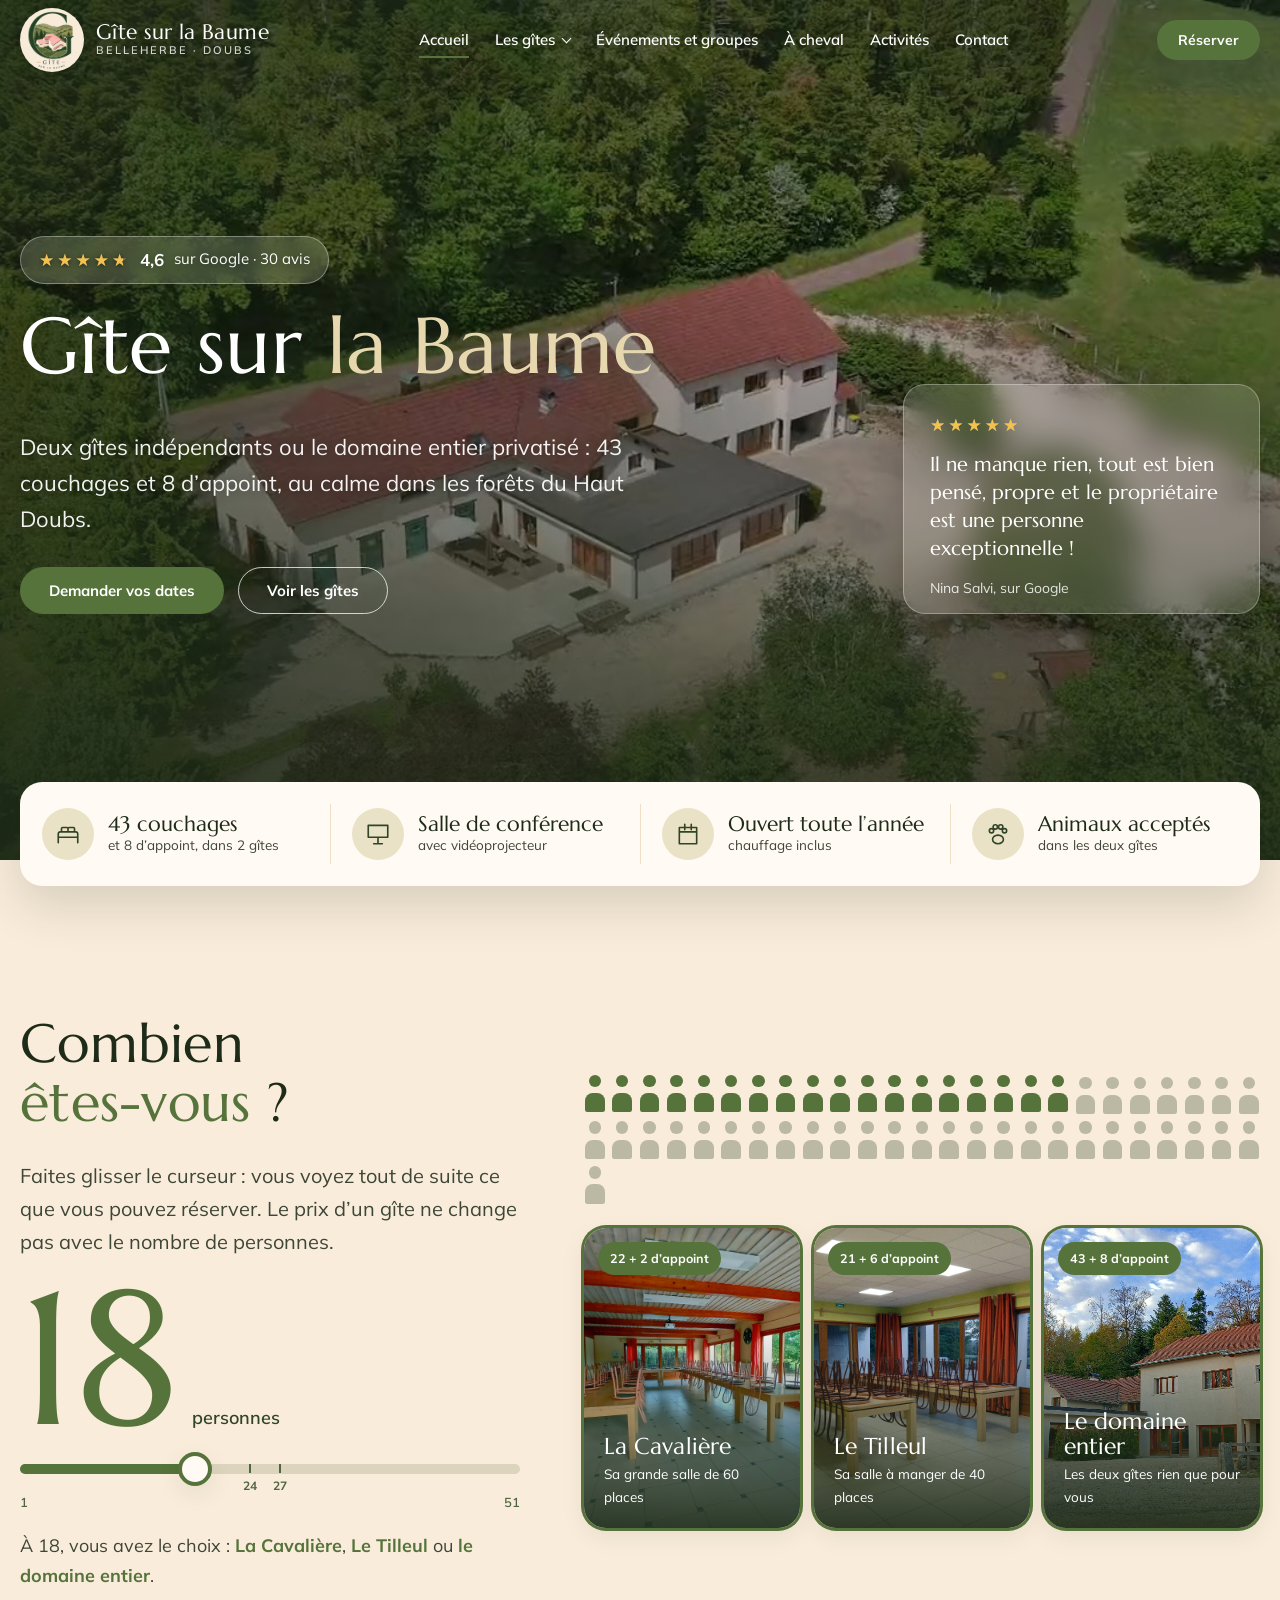
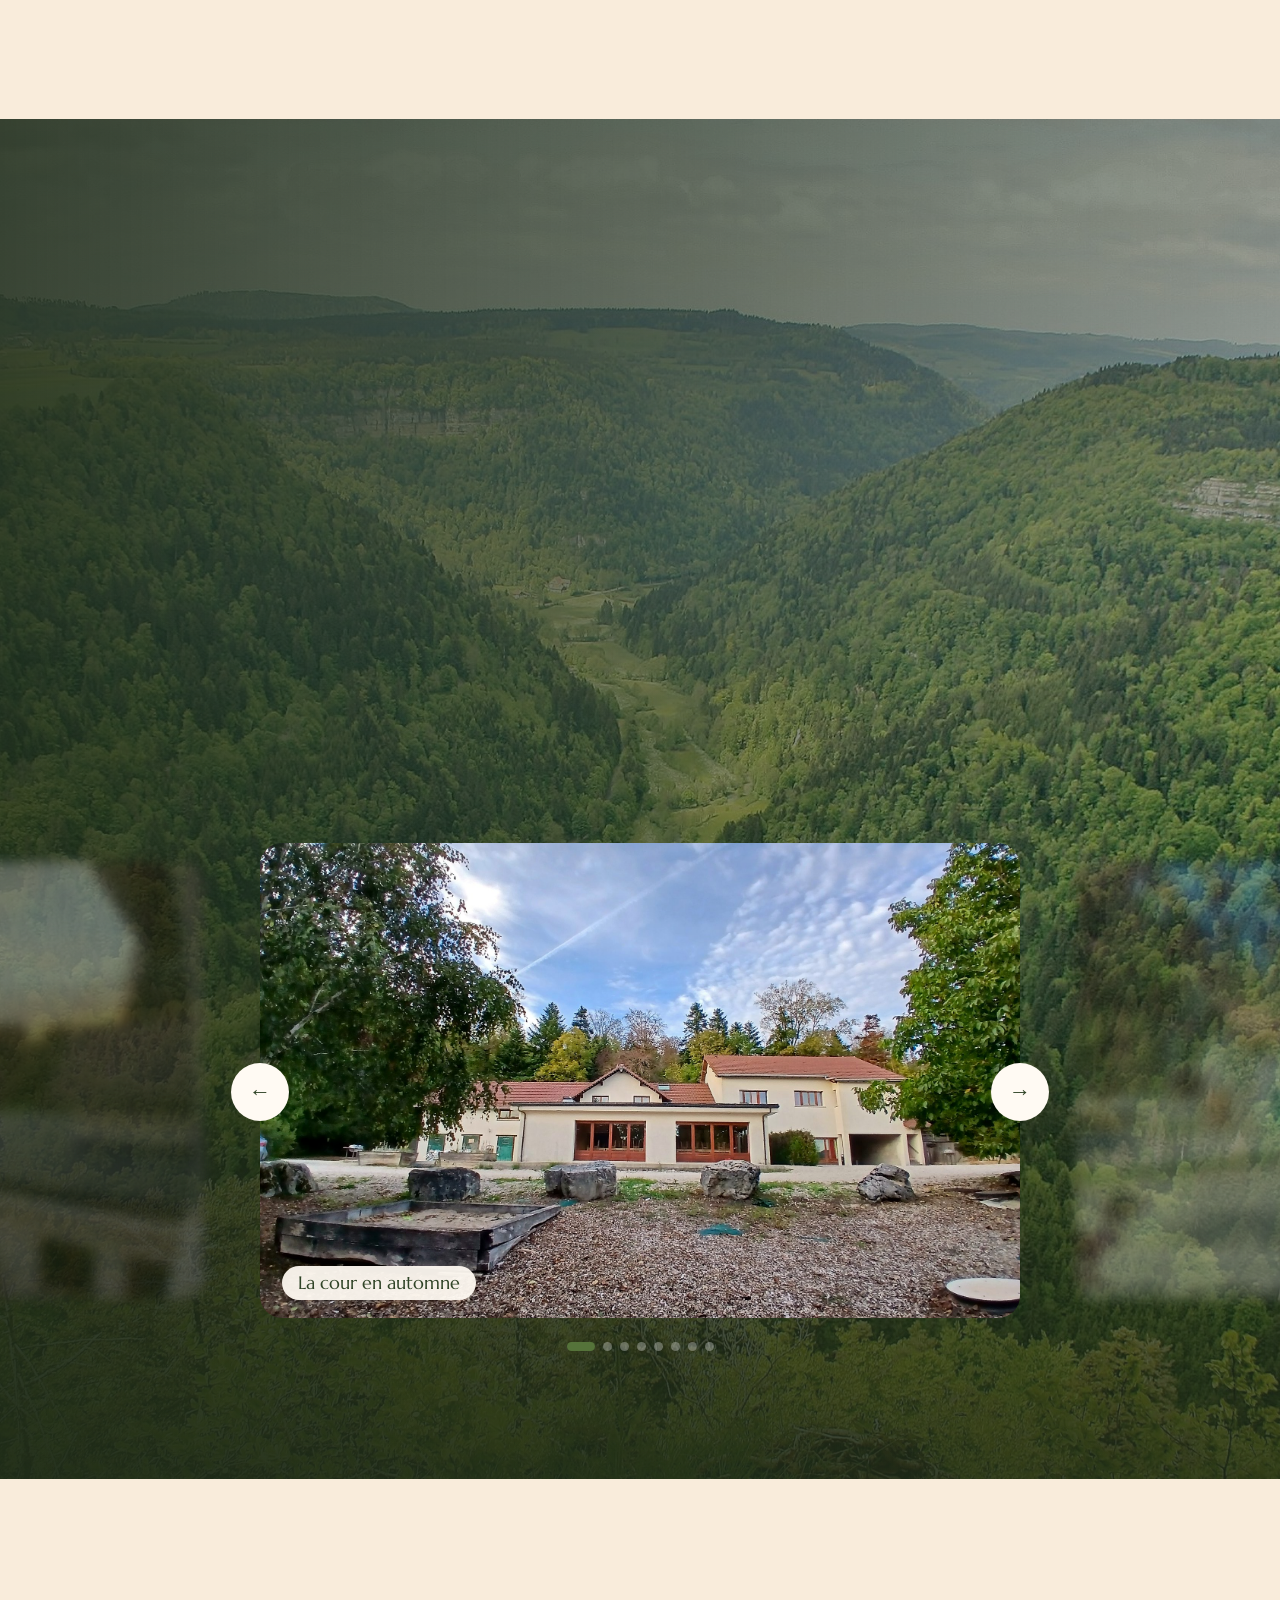
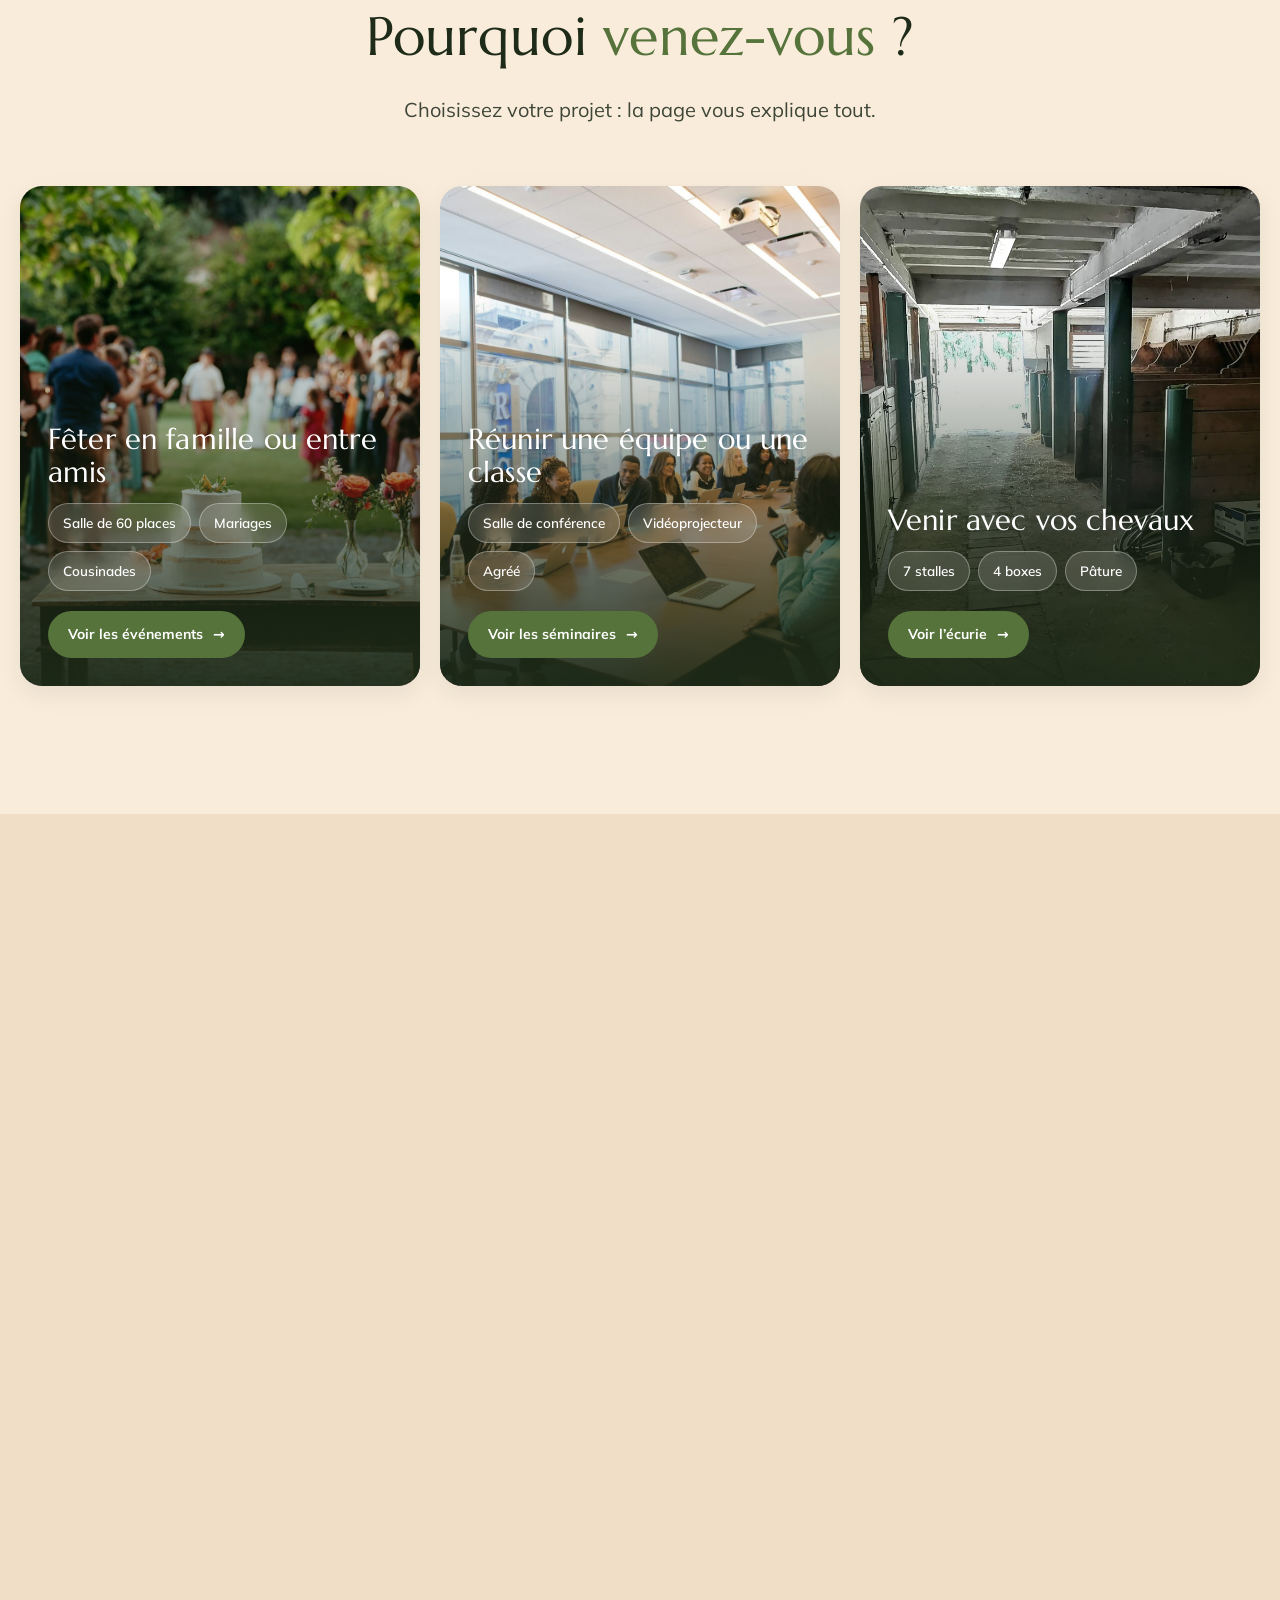
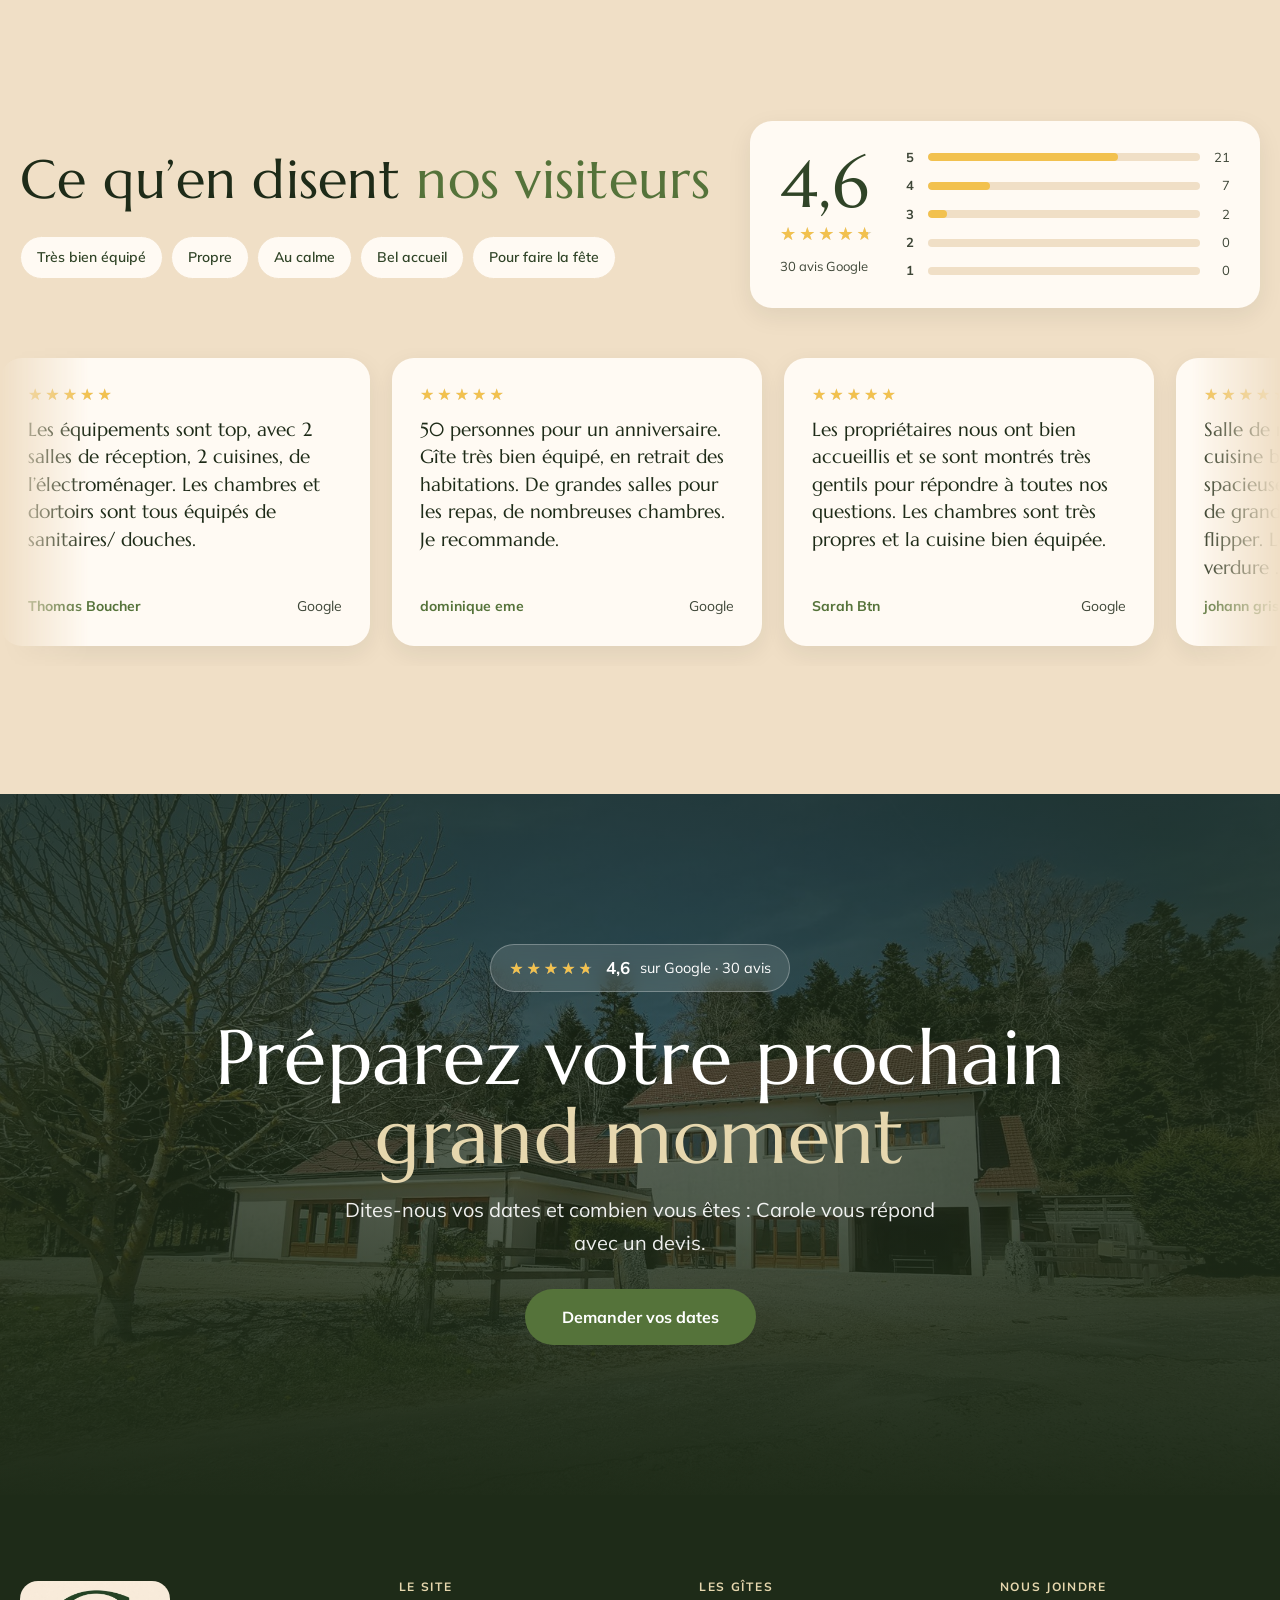
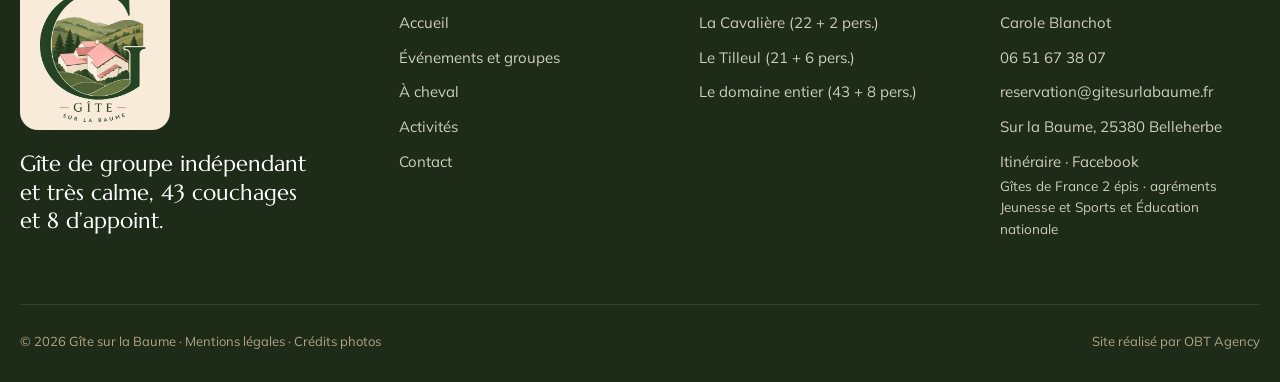
<file: index.html>
<!doctype html>
<html lang="fr">
<head>
<meta charset="utf-8">
<meta name="robots" content="noindex, nofollow">
<meta name="viewport" content="width=device-width, initial-scale=1">
<title>Gîte sur la Baume · Gîte de groupe dans le Doubs, 43 couchages et 8 d’appoint</title>
<meta name="description" content="Deux gîtes indépendants ou le domaine entier privatisé, 43 couchages et 8 d'appoint à Belleherbe, au calme dans les forêts du Haut Doubs : fêtes de famille, mariages, séminaires, groupes et cavaliers.">
<meta name="theme-color" content="#304427">
<link rel="icon" href="images/logo-embleme.jpg">
<link rel="preload" href="fonts/marcellus-latin.woff2" as="font" type="font/woff2" crossorigin>
<link rel="preload" href="fonts/mulish-latin.woff2" as="font" type="font/woff2" crossorigin>
<link rel="stylesheet" href="css/style.css?v=3d191b0e">
<link rel="stylesheet" href="css/mobile.css?v=cad47864">
<script>
(function () { var r = document.documentElement; r.classList.add('js');
  try { var n = performance.getEntriesByType && performance.getEntriesByType('navigation')[0];
    var recharge = n && n.type === 'reload';
    if (sessionStorage.getItem('baume-v3-entree-vue') && !recharge) r.classList.add('sans-entree');
    sessionStorage.setItem('baume-v3-entree-vue', '1'); } catch (e) {} })();
</script>
</head>
<body>
<div class="entree" id="entree" aria-hidden="true">
  <img class="entree__photo" src="images/entree-dessoubre.jpg" alt="" width="2400" height="1600" fetchpriority="high">
  <div class="entree__logo"><img src="images/logo-heros.jpg" alt="" width="600" height="596"></div>
</div>
<a class="visuellement-cache" href="#contenu">Aller au contenu</a>
<div class="entete">
  <div class="entete__envelop">
    <a class="entete__logo" href="index.html" aria-label="Gîte sur la Baume, accueil">
      <img src="images/logo-heros.jpg" alt="Logo du Gîte sur la Baume" width="600" height="596">
      <span class="entete__nom">Gîte sur la Baume<small>Belleherbe · Doubs</small></span>
    </a>
    <nav aria-label="Menu principal">
      <ul class="menu">
        <li><a href="index.html" aria-current="page">Accueil</a></li>
        <li class="menu__deroulant">
          <button class="menu__parent" type="button" aria-expanded="false" aria-haspopup="true">Les gîtes<span class="menu__fleche" aria-hidden="true"></span></button>
          <ul class="sous-menu">
            <li><a href="la-cavaliere.html"><strong>La Cavalière</strong><span>22 + 2 pers.</span></a></li>
            <li><a href="le-tilleul.html"><strong>Le Tilleul</strong><span>21 + 6 pers.</span></a></li>
            <li><a href="le-domaine.html"><strong>Le domaine entier</strong><span>43 + 8 pers.</span></a></li>
          </ul>
        </li>
        <li><a href="evenements.html">Événements et groupes</a></li>
        <li><a href="cavaliers.html">À cheval</a></li>
        <li><a href="activites.html">Activités</a></li>
        <li><a href="contact.html">Contact</a></li>
      </ul>
    </nav>
    <a class="bouton entete__appel bouton--cta" href="contact.html#demande" data-reserver>Réserver</a>
    <button class="entete__burger" type="button" aria-label="Ouvrir le menu" aria-expanded="false"><span></span></button>
  </div>
</div>
<div id="contenu"></div>
<main>
<header class="heros heros--accueil heros--video">
  <div class="heros__photo">
    <video class="heros__video" autoplay muted loop playsinline preload="auto" poster="images/video-affiche.jpg" aria-hidden="true" tabindex="-1">
      <source src="video/domaine-960.mp4" type="video/mp4" media="(max-width: 767px)">
      <source src="video/domaine-1280.mp4" type="video/mp4">
    </video>
  </div>
  <div class="heros__contenu heros__grille">
    <div>
      <a class="note-heros note-heros--cadre" href="https://maps.google.com/?cid=1944867759614640810" target="_blank" rel="noopener"><span class="etoiles" style="--note:92%" role="img" aria-label="4,6 étoiles sur 5">★★★★★</span><strong>4,6</strong><span>sur Google · 30 avis</span></a>
      <h1>Gîte sur <em>la Baume</em></h1>
      <p class="heros__sous">Deux gîtes indépendants ou le domaine entier privatisé : 43 couchages et 8 d’appoint, au calme dans les forêts du Haut Doubs.</p>
      <div class="boutons">
        <a class="bouton bouton--cta" href="contact.html#demande">Demander vos dates</a>
        <a class="bouton bouton--clair" href="#combien">Voir les gîtes</a>
      </div>
    </div>
    <div class="heros__droite">
    <div class="avis-flottant" data-avis-heros>
      <figure class="avis-flottant__avis est-visible"><span class="etoiles" style="--note:100%" role="img" aria-label="5 étoiles sur 5">★★★★★</span><blockquote>Il ne manque rien, tout est bien pensé, propre et le propriétaire est une personne exceptionnelle !</blockquote><figcaption>Nina Salvi, sur Google</figcaption></figure>
      <figure class="avis-flottant__avis"><span class="etoiles" style="--note:100%" role="img" aria-label="5 étoiles sur 5">★★★★★</span><blockquote>50 personnes pour un anniversaire. Gîte très bien équipé, en retrait des habitations.</blockquote><figcaption>dominique eme, sur Google</figcaption></figure>
      <figure class="avis-flottant__avis"><span class="etoiles" style="--note:100%" role="img" aria-label="5 étoiles sur 5">★★★★★</span><blockquote>Grange gîte familial dans un environnement de nature.</blockquote><figcaption>Jean LASBLEIS, sur Google</figcaption></figure>
      <figure class="avis-flottant__avis"><span class="etoiles" style="--note:100%" role="img" aria-label="5 étoiles sur 5">★★★★★</span><blockquote>Un super weekend et un accueil au top. Chambres propres et confortables.</blockquote><figcaption>Elo Elo, sur Google</figcaption></figure>
    </div>
    </div>
  </div>
</header>

<div class="bande-mots">
  <ul class="bande-mots__carte bande-mots__carte--4">
    <li><span class="icone-rond"><svg class="ico" viewBox="0 0 24 24" aria-hidden="true"><path d="M3 18v-6a2 2 0 0 1 2-2h14a2 2 0 0 1 2 2v6M3 15h18M3 18v2M21 18v2M6 10V7a1 1 0 0 1 1-1h4a1 1 0 0 1 1 1v3M12 10V7a1 1 0 0 1 1-1h4a1 1 0 0 1 1 1v3"/></svg></span><span><strong>43 couchages</strong>et 8 d’appoint, dans 2 gîtes</span></li>
    <li><span class="icone-rond"><svg class="ico" viewBox="0 0 24 24" aria-hidden="true"><path d="M3 4h18v11H3zM8 21h8M12 15v6"/></svg></span><span><strong>Salle de conférence</strong>avec vidéoprojecteur</span></li>
    <li><span class="icone-rond"><svg class="ico" viewBox="0 0 24 24" aria-hidden="true"><path d="M4 6h16v15H4zM4 10h16M9 3v5M15 3v5"/></svg></span><span><strong>Ouvert toute l’année</strong>chauffage inclus</span></li>
    <li><span class="icone-rond"><svg class="ico" viewBox="0 0 24 24" aria-hidden="true"><path d="M12 21c-3 0-5-2-5-4s2-4 5-4 5 2 5 4-2 4-5 4zM6 11a2 2 0 1 1 0-4 2 2 0 0 1 0 4zM18 11a2 2 0 1 1 0-4 2 2 0 0 1 0 4zM9.5 7.5a2 2 0 1 1 0-4 2 2 0 0 1 0 4zM14.5 7.5a2 2 0 1 1 0-4 2 2 0 0 1 0 4z"/></svg></span><span><strong>Animaux acceptés</strong>dans les deux gîtes</span></li>
  </ul>
</div>

<section class="section" id="combien">
  <div class="envelop combien" data-combien>
    <div class="apparait">
      <h2>Combien <em>êtes-vous</em> ?</h2>
      <p class="chapeau">Faites glisser le curseur : vous voyez tout de suite ce que vous pouvez réserver. Le prix d’un gîte ne change pas avec le nombre de personnes.</p>
      <p class="combien__chiffre"><span data-combien-chiffre>18</span><small>personnes</small></p>
      <label class="visuellement-cache" for="nombre">Nombre de personnes</label>
      <div class="curseur-bloc">
        <input class="curseur" id="nombre" type="range" min="1" max="51" step="1" value="18">
        <span class="repere" style="--pos:46%" aria-hidden="true">24</span>
        <span class="repere" style="--pos:52%" aria-hidden="true">27</span>
      </div>
      <div class="graduations" aria-hidden="true"><span>1</span><span>51</span></div>
      <p class="combien__reponse" data-combien-reponse aria-live="polite"></p>
    </div>
    <div class="apparait apparait--2">
      <div class="personnes" data-personnes aria-hidden="true"></div>
      <div class="combien__cartes">
        <a class="choix" data-choix="cavaliere" data-max="24" href="la-cavaliere.html">
          <img src="images/cav-salle-1.jpg" alt="La grande salle de 60 places de La Cavalière" loading="lazy">
          <span class="choix__max">22 + 2 d’appoint</span>
          <span class="choix__ferme">Au-delà de 24 personnes</span>
          <div><h3>La Cavalière</h3><p>Sa grande salle de 60 places</p></div>
        </a>
        <a class="choix" data-choix="tilleul" data-max="27" href="le-tilleul.html">
          <img src="images/til-salle-1.jpg" alt="La salle à manger de 40 places du Tilleul" loading="lazy">
          <span class="choix__max">21 + 6 d’appoint</span>
          <span class="choix__ferme">Au-delà de 27 personnes</span>
          <div><h3>Le Tilleul</h3><p>Sa salle à manger de 40 places</p></div>
        </a>
        <a class="choix" data-choix="domaine" data-max="51" href="le-domaine.html">
          <img src="images/ext-deux-gites.jpg" alt="Les deux gîtes et la cour" loading="lazy">
          <span class="choix__max">43 + 8 d’appoint</span>
          <span class="choix__ferme">Au-delà de 51 personnes</span>
          <div><h3>Le domaine entier</h3><p>Les deux gîtes rien que pour vous</p></div>
        </a>
      </div>
    </div>
  </div>
</section>

<section class="section section--photo" id="nature">
  <div class="section__fond"><img src="images/entree-dessoubre.jpg" alt="" loading="lazy"></div>
  <div class="envelop nature">
    <div class="apparait">
      <h2>Le calme et la nature <em>au cœur du Doubs</em></h2>
      <p class="chapeau">Le domaine est entouré de forêts, sur les premiers plateaux du Haut Doubs. Les deux gîtes indépendants sont à quelques mètres l’un de l’autre et rien qu’à vous.</p>
      <ul class="nature__reperes">
        <li><span class="icone-rond"><svg class="ico" viewBox="0 0 24 24" aria-hidden="true"><path d="M12 22v-6M7 16h10l-3-4h2l-4-5h2l-2-4-2 4h2l-4 5h2z"/></svg></span><span><strong>En lisière de forêt</strong>dans un petit hameau, à 1 km du village de Belleherbe</span></li>
        <li><span class="icone-rond"><svg class="ico" viewBox="0 0 24 24" aria-hidden="true"><path d="M5 19c0-9 6-14 15-14 0 9-5 15-14 15M5 19l7-7"/></svg></span><span><strong>En pleine campagne</strong>loin du bruit, « en retrait des habitations »</span></li>
        <li><span class="icone-rond"><svg class="ico" viewBox="0 0 24 24" aria-hidden="true"><path d="M6 16a3 3 0 1 0 0 .01M18 16a3 3 0 1 0 0 .01M9 16h6M4 13l2-8h3l1 8M20 13l-2-8h-3l-1 8"/></svg></span><span><strong>À 750 m d’altitude</strong>près du GR5 et de la vallée du Dessoubre</span></li>
        <li><span class="icone-rond"><svg class="ico" viewBox="0 0 24 24" aria-hidden="true"><path d="M12 21s-7-6.5-7-12a7 7 0 0 1 14 0c0 5.5-7 12-7 12zM12 11a2.5 2.5 0 1 0 0-5 2.5 2.5 0 0 0 0 5z"/></svg></span><span><strong>À quelques kilomètres de la Suisse</strong>au cœur du Haut Doubs</span></li>
      </ul>
    </div>
    <figure class="nature__ciel apparait apparait--2">
      <img src="images/ciel-cour.jpg" alt="Le domaine vu du ciel, entouré de forêts" loading="lazy" data-agrandir>
      <figcaption>Le domaine vu du ciel</figcaption>
    </figure>
  </div>
  <div class="carrousel apparait" data-carrousel>
    <div class="carrousel__piste">
      <figure class="diapo"><img src="images/ext-cour-automne.jpg" alt="La cour et les deux gîtes en automne" loading="lazy" data-agrandir><figcaption>La cour en automne</figcaption></figure>
      <figure class="diapo"><img src="images/facade-cerisiers-cadre.jpg" alt="Les gîtes au printemps, sous les cerisiers en fleurs" loading="lazy" data-agrandir><figcaption>Le printemps au domaine</figcaption></figure>
      <figure class="diapo"><img src="images/cav-salle-2.jpg" alt="La grande salle de La Cavalière et ses baies vitrées" loading="lazy" data-agrandir><figcaption>La grande salle de La Cavalière</figcaption></figure>
      <figure class="diapo"><img src="images/til-billard.jpg" alt="Le salon détente du Tilleul et son billard" loading="lazy" data-agrandir><figcaption>Le salon du Tilleul</figcaption></figure>
      <figure class="diapo"><img src="images/cav-cuisine.jpg" alt="La cuisine de La Cavalière" loading="lazy" data-agrandir><figcaption>La cuisine de La Cavalière</figcaption></figure>
      <figure class="diapo"><img src="images/til-chambre-etage.jpg" alt="Une chambre de l’étage du Tilleul" loading="lazy" data-agrandir><figcaption>Une chambre du Tilleul</figcaption></figure>
      <figure class="diapo"><img src="images/cav-terrasse.jpg" alt="La terrasse de La Cavalière" loading="lazy" data-agrandir><figcaption>La terrasse</figcaption></figure>
      <figure class="diapo"><img src="images/til-coucher.jpg" alt="Le soir sur la cour, depuis le Tilleul" loading="lazy" data-agrandir><figcaption>Le soir au domaine</figcaption></figure>
    </div>
    <button class="carrousel__fleche carrousel__fleche--g" type="button" aria-label="Photo précédente">←</button>
    <button class="carrousel__fleche carrousel__fleche--d" type="button" aria-label="Photo suivante">→</button>
    <div class="carrousel__points"></div>
  </div>
</section>

<section class="section" id="venir-pour">
  <div class="envelop">
    <div class="tete-section tete-section--centre apparait">
      <h2>Pourquoi <em>venez-vous</em> ?</h2>
      <p class="chapeau">Choisissez votre projet : la page vous explique tout.</p>
    </div>
    <div class="raisons apparait apparait--2">
      <a class="raison" href="evenements.html">
        <img src="images/mariage-gateau.jpg" alt="Des invités réunis autour du gâteau d’une fête, dans un jardin" loading="lazy">
        <div>
          <h3>Fêter en famille ou entre amis</h3>
          <ul class="pastilles"><li>Salle de 60 places</li><li>Mariages</li><li>Cousinades</li></ul>
          <span class="raison__lien">Voir les événements</span>
        </div>
      </a>
      <a class="raison" href="evenements.html#seminaires">
        <img src="images/equipe-seminaire.jpg" alt="Une équipe réunie autour d’une grande table de séminaire" loading="lazy">
        <div>
          <h3>Réunir une équipe ou une classe</h3>
          <ul class="pastilles"><li>Salle de conférence</li><li>Vidéoprojecteur</li><li>Agréé</li></ul>
          <span class="raison__lien">Voir les séminaires</span>
        </div>
      </a>
      <a class="raison" href="cavaliers.html">
        <img src="images/ecurie.jpg" alt="L’allée de l’écurie" loading="lazy">
        <div>
          <h3>Venir avec vos chevaux</h3>
          <ul class="pastilles"><li>7 stalles</li><li>4 boxes</li><li>Pâture</li></ul>
          <span class="raison__lien">Voir l’écurie</span>
        </div>
      </a>
    </div>
  </div>
</section>

<section class="section section--fonce" id="loisirs">
  <div class="envelop">
    <div class="tete-section tete-section--centre apparait">
      <h2>Installations <em>et loisirs</em></h2>
      <p class="chapeau">De quoi occuper petits et grands pendant tout votre séjour, dehors comme dedans.</p>
    </div>
    <div class="meteo apparait" data-meteo>
      <div class="meteo__photos">
        <img src="images/ext-cour-automne.jpg" alt="" loading="lazy">
        <img src="images/til-billard.jpg" alt="" loading="lazy">
      </div>
      <div class="meteo__texte">
        <h3 class="meteo__titre">Qu’il fasse beau <em>ou qu’il pleuve</em></h3>
        <button class="interrupteur" type="button" aria-pressed="false">
          <span class="interrupteur__piste"><span class="interrupteur__bouton">
            <svg class="soleil-ico" viewBox="0 0 24 24" aria-hidden="true"><circle cx="12" cy="12" r="4"/><path d="M12 2v2M12 20v2M2 12h2M20 12h2M5 5l1.5 1.5M17.5 17.5L19 19M5 19l1.5-1.5M17.5 6.5L19 5"/></svg>
            <svg class="pluie-ico" viewBox="0 0 24 24" aria-hidden="true"><path d="M7 15a5 5 0 1 1 1-9.9A6 6 0 0 1 19 9a4 4 0 0 1-1 6H7zM8 19l-1 2M12 19l-1 2M16 19l-1 2"/></svg>
          </span></span>
          <span data-meteo-libelle>Il fait beau : tout le monde dehors</span>
        </button>
        <ul class="meteo__liste" data-liste="soleil">
          <li>Terrain de pétanque<small>le classique des soirées d’été</small></li>
          <li>Table de ping-pong<small>en extérieur</small></li>
          <li>Barbecue<small>pour vos grillades</small></li>
          <li>Les terrasses<small>pour les repas dehors</small></li>
          <li>Le préau couvert<small>à l’abri, au Tilleul</small></li>
          <li>Les chemins autour<small>en lisière de forêt</small></li>
        </ul>
        <ul class="meteo__liste" data-liste="pluie" hidden>
          <li>Un billard<small>au salon du Tilleul</small></li>
          <li>Un baby-foot<small>au Tilleul</small></li>
          <li>Bibliothèque<small>au salon détente du Tilleul</small></li>
          <li>Télévision<small>dans chaque chambre</small></li>
          <li>Wi-Fi gratuit<small>sur tout le domaine</small></li>
          <li>Chauffage<small>inclus dans le tarif</small></li>
        </ul>
      </div>
    </div>
    <div class="inventaire apparait">
      <div class="inventaire__col">
        <h3>Dehors</h3>
        <ul><li>Terrain de pétanque</li><li>Table de ping-pong</li><li>Barbecue</li><li>Terrasses et préau couvert</li><li>Grand parking</li></ul>
      </div>
      <div class="inventaire__col">
        <h3>Dedans</h3>
        <ul><li>Un billard (Tilleul)</li><li>Un baby-foot (Tilleul)</li><li>Bibliothèque</li><li>Télévision dans toutes les chambres</li><li>Wi-Fi gratuit</li></ul>
      </div>
      <div class="inventaire__col">
        <h3>Pour les chevaux</h3>
        <ul><li>7 stalles</li><li>4 boxes</li><li>Accès direct à la pâture</li></ul>
      </div>
      <div class="inventaire__col">
        <h3>Pour vos événements</h3>
        <ul><li>Salle de 60 places à La Cavalière</li><li>Vidéoprojecteur dans cette salle</li><li>Salle de 40 places au Tilleul</li><li>Terrasses</li></ul>
      </div>
    </div>
  </div>
</section>

<section class="section" id="pratique">
  <div class="envelop">
    <div class="tete-section tete-section--centre apparait">
      <h2>Les infos <em>pratiques</em></h2>
      <p class="chapeau">Ce qui est compris dans votre séjour, dans les deux gîtes.</p>
    </div>
    <ul class="compris apparait apparait--2">
      <li><span class="icone-rond"><svg class="ico" viewBox="0 0 24 24" aria-hidden="true"><path d="M2 9a15 15 0 0 1 20 0M5 12.5a10 10 0 0 1 14 0M8.5 16a5 5 0 0 1 7 0M12 19.5h.01"/></svg></span><span><strong>Wi-Fi gratuit</strong>sur tout le domaine</span></li>
      <li><span class="icone-rond"><svg class="ico" viewBox="0 0 24 24" aria-hidden="true"><path d="M12 21c-3 0-5-2-5-4s2-4 5-4 5 2 5 4-2 4-5 4zM6 11a2 2 0 1 1 0-4 2 2 0 0 1 0 4zM18 11a2 2 0 1 1 0-4 2 2 0 0 1 0 4zM9.5 7.5a2 2 0 1 1 0-4 2 2 0 0 1 0 4zM14.5 7.5a2 2 0 1 1 0-4 2 2 0 0 1 0 4z"/></svg></span><span><strong>Animaux acceptés</strong>dans les deux gîtes</span></li>
      <li><span class="icone-rond"><svg class="ico" viewBox="0 0 24 24" aria-hidden="true"><path d="M12 5a1.5 1.5 0 1 0 0-.01M10 8h3l1 5h4l2 5M10 8l-1 6h5M9.5 11a6 6 0 1 0 6.5 7.5"/></svg></span><span><strong>Accessible PMR</strong>une chambre adaptée au Tilleul</span></li>
      <li><span class="icone-rond"><svg class="ico" viewBox="0 0 24 24" aria-hidden="true"><path d="M12 22c4 0 7-2.8 7-6.8 0-4-3-6.2-4.5-9.2-.8 2.4-2.2 3.4-3.5 3.9C11 7 10 4.5 8.5 2 8 6 5 9 5 15.2 5 19.2 8 22 12 22zM12 22c-1.7 0-3-1.3-3-3.2 0-2 1.6-3 3-4.8 1.4 1.8 3 2.8 3 4.8 0 1.9-1.3 3.2-3 3.2z"/></svg></span><span><strong>Chauffage, eau et électricité</strong>inclus, toute l’année</span></li>
      <li><span class="icone-rond"><svg class="ico" viewBox="0 0 24 24" aria-hidden="true"><path d="M4 6h16v15H4zM4 10h16M9 3v5M15 3v5"/></svg></span><span><strong>Taxe de séjour incluse</strong>rien à ajouter au prix</span></li>
      <li><span class="icone-rond"><svg class="ico" viewBox="0 0 24 24" aria-hidden="true"><path d="M4 10h16v8H4zM4 18v3M20 18v3M4 14h16M8 10V7M12 10V7M16 10V7M4 7h16"/></svg></span><span><strong>Lits bébé disponibles</strong>lits parapluie et chaise haute</span></li>
    </ul>
    <div class="fourni apparait">
      <div>
        <h3>Fourni dans chaque gîte</h3>
        <ul class="fourni__liste"><li>Draps et literie</li><li>Linge de bain</li><li>Gel douche et shampooing</li><li>Papier toilette</li><li>Produits ménagers</li><li>Vaisselle et matériel de cuisine</li></ul>
      </div>
      <p class="fourni__nature"><span class="icone-rond"><svg class="ico" viewBox="0 0 24 24" aria-hidden="true"><path d="M5 19c0-9 6-14 15-14 0 9-5 15-14 15M5 19l7-7"/></svg></span><span><strong>Merci d’utiliser les produits ménagers fournis.</strong> Ils protègent la nature autour du gîte et le bon fonctionnement de la fosse toutes eaux.</span></p>
    </div>
    <div class="agrements apparait">
      <p class="agrements__titre">Classé et agréé</p>
      <ul class="agrements__liste">
        <li><span class="icone-rond"><svg class="ico" viewBox="0 0 24 24" aria-hidden="true"><path d="M12 22V9M12 9c-3 0-4-3-4-6 3 0 4 3 4 6zM12 9c3 0 4-3 4-6-3 0-4 3-4 6zM12 14c-3 0-4-3-4-5 3 0 4 2 4 5zM12 14c3 0 4-3 4-5-3 0-4 2-4 5z"/></svg></span><span><strong>Gîtes de France</strong>Classé 2 épis</span></li>
        <li><span class="icone-rond"><svg class="ico" viewBox="0 0 24 24" aria-hidden="true"><path d="M3 11a5 5 0 1 0 10 0V8h8v4h-6M8 11h.01"/></svg></span><span><strong>Jeunesse et Sports</strong>Agrément pour l’accueil des jeunes</span></li>
        <li><span class="icone-rond"><svg class="ico" viewBox="0 0 24 24" aria-hidden="true"><path d="M2 9l10-5 10 5-10 5zM6 11v5c3 2 9 2 12 0v-5M22 9v6"/></svg></span><span><strong>Éducation nationale</strong>Agrément pour les classes</span></li>
        <li><span class="icone-rond"><svg class="ico" viewBox="0 0 24 24" aria-hidden="true"><path d="M12 3l8 3v6c0 5-3.5 8-8 9-4.5-1-8-4-8-9V6zM8.5 12l2.5 2.5 4.5-5"/></svg></span><span><strong>Sécurité incendie</strong>Avis favorable, dernière visite le 24 octobre 2024</span></li>
      </ul>
    </div>
  </div>
</section>

<section class="section section--fonce" id="avis">
  <div class="envelop">
    <div class="avis-tete apparait">
      <div>
        <h2>Ce qu’en disent <em>nos visiteurs</em></h2>
        <ul class="mots-avis" aria-label="Ce qui revient dans les avis">
          <li>Très bien équipé</li><li>Propre</li><li>Au calme</li><li>Bel accueil</li><li>Pour faire la fête</li>
        </ul>
      </div>
      <a class="note-panneau" href="https://maps.google.com/?cid=1944867759614640810" target="_blank" rel="noopener">
        <span class="note-panneau__chiffre">4,6</span>
        <span class="etoiles" style="--note:92%" role="img" aria-label="4,6 étoiles sur 5">★★★★★</span>
        <span class="note-panneau__nb">30 avis Google</span>
        <span class="barres">
          <span><b>5</b><i style="--part:70%"></i><em>21</em></span>
          <span><b>4</b><i style="--part:23%"></i><em>7</em></span>
          <span><b>3</b><i style="--part:7%"></i><em>2</em></span>
          <span><b>2</b><i style="--part:0%"></i><em>0</em></span>
          <span><b>1</b><i style="--part:0%"></i><em>0</em></span>
        </span>
      </a>
    </div>
  </div>
  <div class="defile apparait apparait--2">
    <div class="defile__piste">
      <article class="carte-avis"><span class="etoiles" style="--note:100%" role="img" aria-label="5 étoiles sur 5">★★★★★</span><blockquote>Les équipements sont top, avec 2 salles de réception, 2 cuisines, de l’électroménager. Les chambres et dortoirs sont tous équipés de sanitaires/ douches.</blockquote><footer><strong>Thomas Boucher</strong><span>Google</span></footer></article>
      <article class="carte-avis"><span class="etoiles" style="--note:100%" role="img" aria-label="5 étoiles sur 5">★★★★★</span><blockquote>50 personnes pour un anniversaire. Gîte très bien équipé, en retrait des habitations. De grandes salles pour les repas, de nombreuses chambres. Je recommande.</blockquote><footer><strong>dominique eme</strong><span>Google</span></footer></article>
      <article class="carte-avis"><span class="etoiles" style="--note:100%" role="img" aria-label="5 étoiles sur 5">★★★★★</span><blockquote>Les propriétaires nous ont bien accueillis et se sont montrés très gentils pour répondre à toutes nos questions. Les chambres sont très propres et la cuisine bien équipée.</blockquote><footer><strong>Sarah Btn</strong><span>Google</span></footer></article>
      <article class="carte-avis"><span class="etoiles" style="--note:100%" role="img" aria-label="5 étoiles sur 5">★★★★★</span><blockquote>Salle de réception conviviale , cuisine bien équipée, chambres spacieuses avec sanitaire privatif et de grands lits. Billard, baby foot et flipper. Le tout dans un écrin de verdure .</blockquote><footer><strong>johann grisey</strong><span>Google</span></footer></article>
      <article class="carte-avis"><span class="etoiles" style="--note:100%" role="img" aria-label="5 étoiles sur 5">★★★★★</span><blockquote>Un super weekend et un accueil au top. Chambres propres et confortables. Gite très bien équipé. Nous reviendrons</blockquote><footer><strong>Elo Elo</strong><span>Google</span></footer></article>
      <article class="carte-avis"><span class="etoiles" style="--note:100%" role="img" aria-label="5 étoiles sur 5">★★★★★</span><blockquote>Super endroit pour faire la fête. Des grandes chambres des jolies souvenir.</blockquote><footer><strong>FRANCK DELFORGE</strong><span>Google</span></footer></article>
    </div>
  </div>
</section>

<section class="appel" id="appel">
  <div class="appel__fond"><img src="images/domaine-vue-large.jpg" alt="" loading="lazy"></div>
  <div class="appel__contenu">
    <a class="appel__avis" href="https://maps.google.com/?cid=1944867759614640810" target="_blank" rel="noopener"><span class="etoiles" style="--note:92%" role="img" aria-label="4,6 étoiles sur 5">★★★★★</span><strong>4,6</strong><span>sur Google · 30 avis</span></a>
    <h2>Préparez votre prochain <em>grand moment</em></h2>
    <p class="appel__sous">Dites-nous vos dates et combien vous êtes : Carole vous répond avec un devis.</p>
    <a class="bouton bouton--grand bouton--cta" href="contact.html?projet=sejour#demande">Demander vos dates</a>
  </div>
</section>
</main>
<footer class="pied">
  <div class="envelop">
    <div class="pied__haut">
      <div>
        <img class="pied__logo" src="images/logo.jpg" alt="Gîte sur la Baume" width="1080" height="1073" loading="lazy">
        <p class="pied__accroche">Gîte de groupe indépendant et très calme, 43 couchages et 8 d’appoint.</p>
      </div>
      <div>
        <h3>Le site</h3>
        <ul>
          <li><a href="index.html">Accueil</a></li>
          <li><a href="evenements.html">Événements et groupes</a></li>
          <li><a href="cavaliers.html">À cheval</a></li>
          <li><a href="activites.html">Activités</a></li>
          <li><a href="contact.html">Contact</a></li>
        </ul>
      </div>
      <div>
        <h3>Les gîtes</h3>
        <ul>
          <li><a href="la-cavaliere.html">La Cavalière (22 + 2 pers.)</a></li>
          <li><a href="le-tilleul.html">Le Tilleul (21 + 6 pers.)</a></li>
          <li><a href="le-domaine.html">Le domaine entier (43 + 8 pers.)</a></li>
        </ul>
      </div>
      <div>
        <h3>Nous joindre</h3>
        <ul>
          <li>Carole Blanchot</li>
          <li><a href="tel:+33651673807">06 51 67 38 07</a></li>
          <li><a href="mailto:reservation@gitesurlabaume.fr">reservation@gitesurlabaume.fr</a></li>
          <li>Sur la Baume, 25380 Belleherbe</li>
          <li><a href="https://maps.google.com/?cid=1944867759614640810" target="_blank" rel="noopener">Itinéraire</a> · <a href="https://www.facebook.com/profile.php?id=100094727396490" target="_blank" rel="noopener">Facebook</a></li>
        </ul>
        <p class="pied__labels">Gîtes de France 2 épis · agréments Jeunesse et Sports et Éducation nationale</p>
      </div>
    </div>
    <div class="pied__bas">
      <span>© <span data-annee>2026</span> Gîte sur la Baume · <a href="mentions-legales.html">Mentions légales</a> · <a href="mentions-legales.html#credits">Crédits photos</a></span>
      <span>Site réalisé par OBT Agency</span>
    </div>
  </div>
</footer>
<script src="js/main.js?v=fafd0d5c"></script>
<script src="js/mobile.js?v=3ced1ad4"></script>
<div class="resa-panneau" id="reserver" role="dialog" aria-modal="true" aria-labelledby="resa-titre" hidden>
  <div class="resa-panneau__voile" data-resa-fermer></div>
  <div class="resa-panneau__boite">
    <div class="resa-panneau__tete">
      <h2 id="resa-titre">Réserver</h2>
      <button class="resa-panneau__fermer" type="button" data-resa-fermer aria-label="Fermer le panneau de réservation"><span aria-hidden="true">×</span></button>
    </div>
    <p class="resa-panneau__intro">Choisissez votre gîte, puis vos dates : les jours libres et le prix s’affichent tout de suite.</p>
    <div class="resa-choix">
      <button class="resa-carte" type="button" data-gite="le-domaine" aria-pressed="false"><img src="images/ciel-cour.jpg" alt="" loading="lazy"><span><strong>Le domaine entier</strong><small>43 + 8 pers.</small></span></button>
      <button class="resa-carte" type="button" data-gite="la-cavaliere" aria-pressed="false"><img src="images/cav-salle-1.jpg" alt="" loading="lazy"><span><strong>La Cavalière</strong><small>22 + 2 pers.</small></span></button>
      <button class="resa-carte" type="button" data-gite="le-tilleul" aria-pressed="false"><img src="images/til-batiment.jpg" alt="" loading="lazy"><span><strong>Le Tilleul</strong><small>21 + 6 pers.</small></span></button>
    </div>
    <div class="resa-moteur" data-resa-moteur><p class="resa-moteur__vide">Choisissez un gîte pour voir ses disponibilités et ses prix.</p></div>
    <p class="resa-note">Aucun paiement sur le site : Carole confirme votre demande puis vous envoie la facture, à régler par virement. Elle répond du lundi au vendredi.</p>
  </div>
</div>
<script src="js/reservation.js?v=bc8d2914"></script>
</body>
</html>
</file>
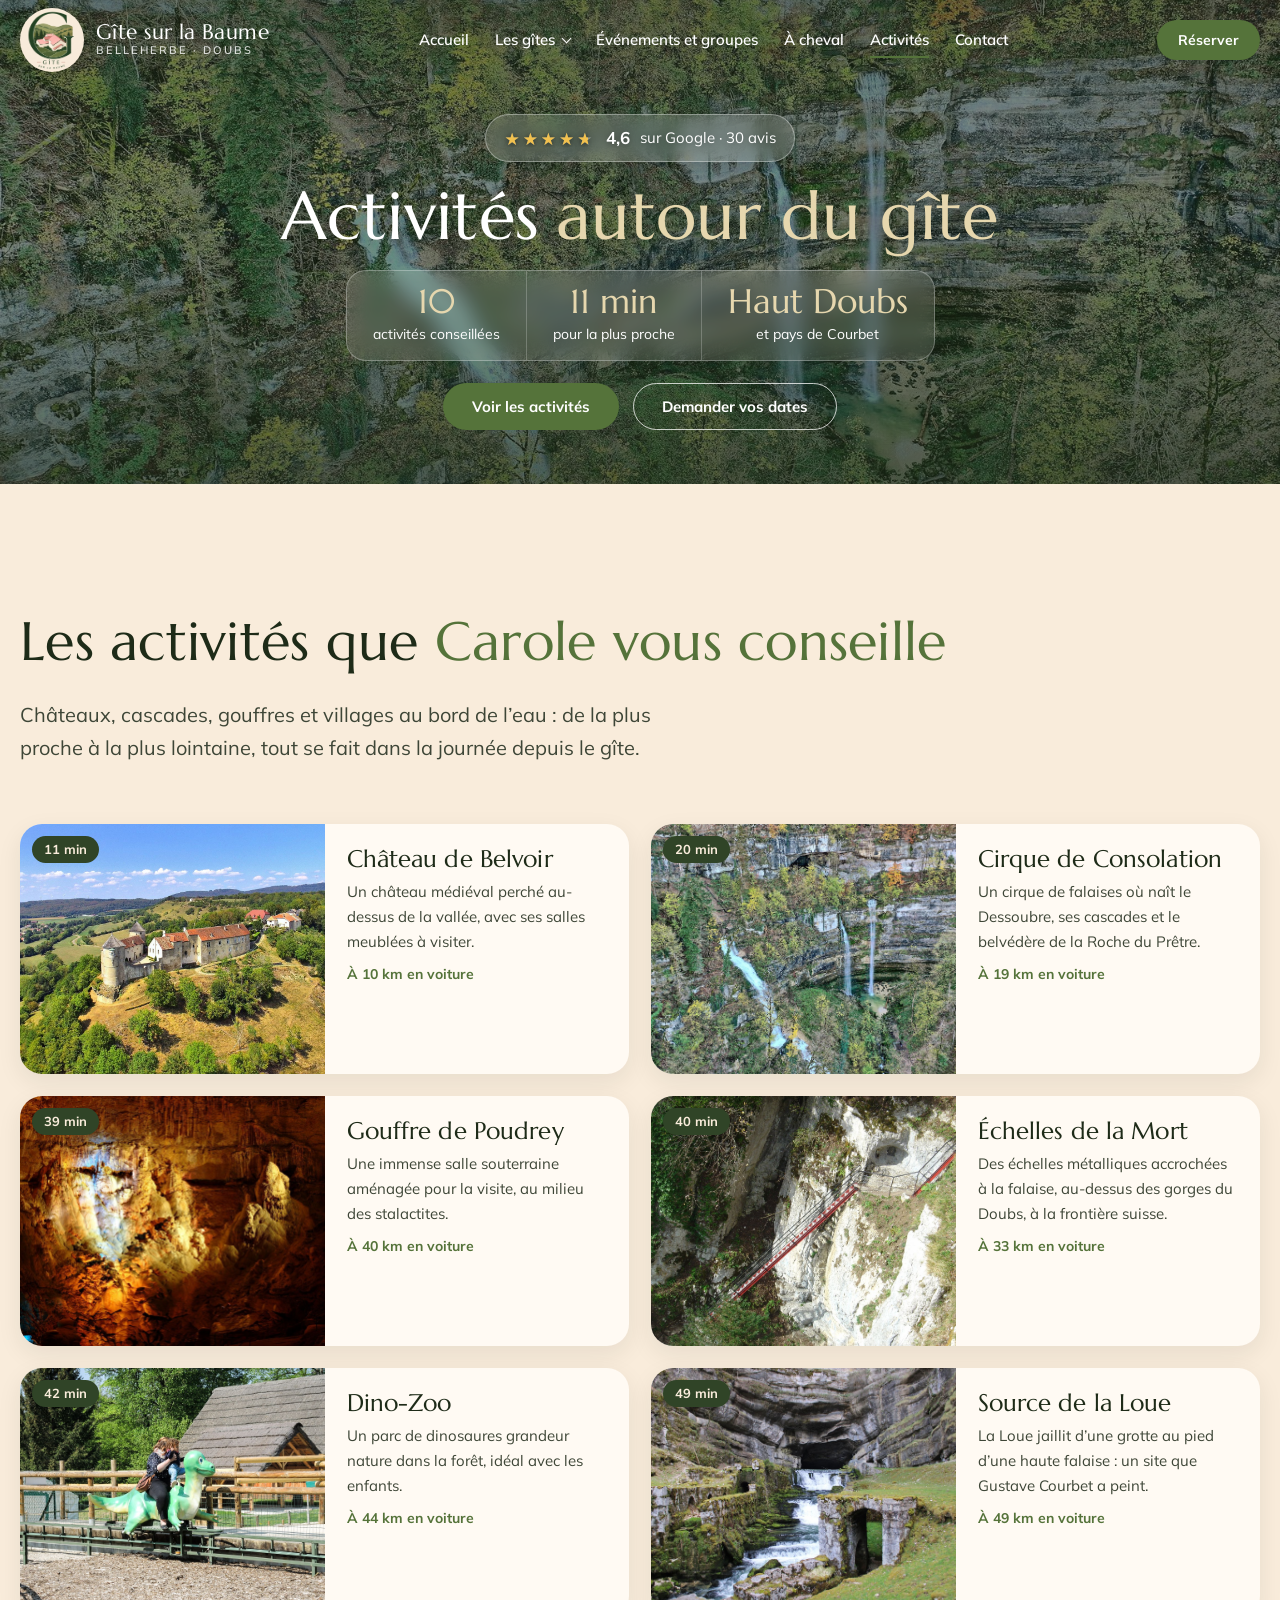
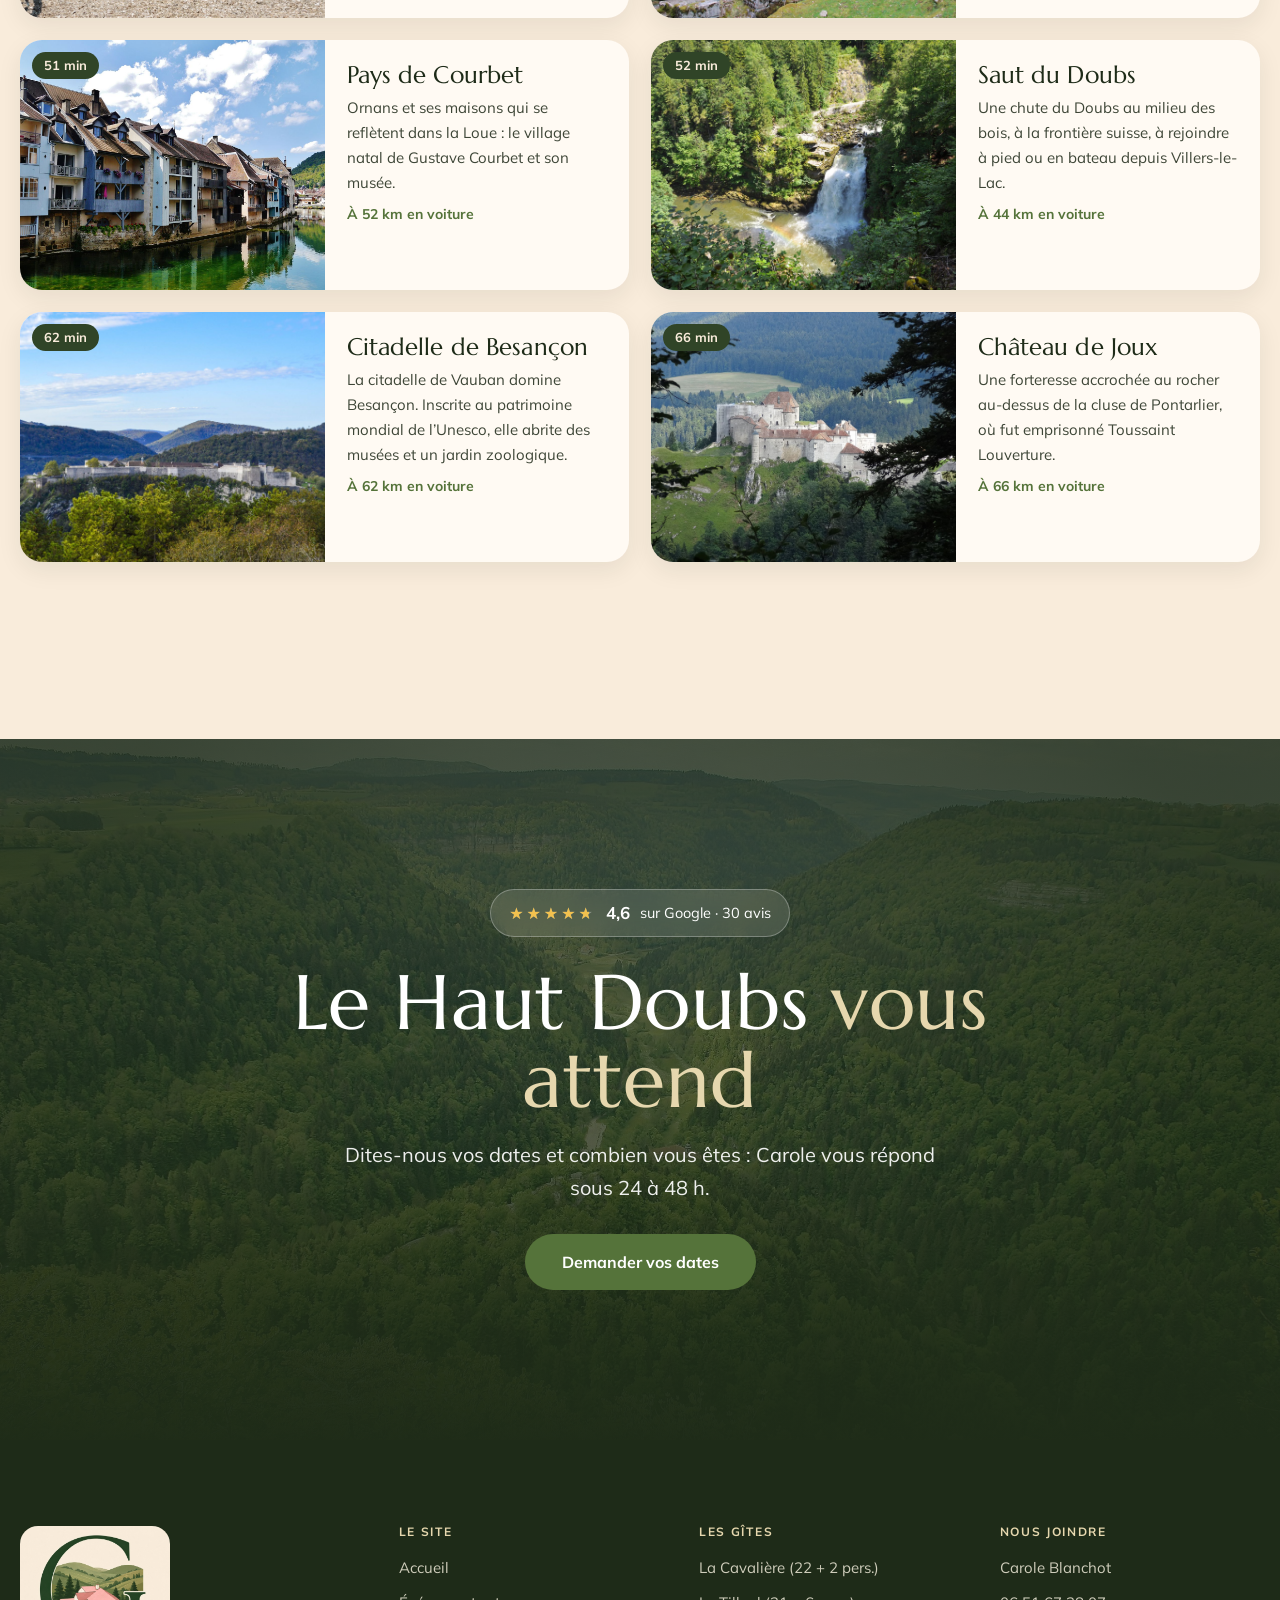
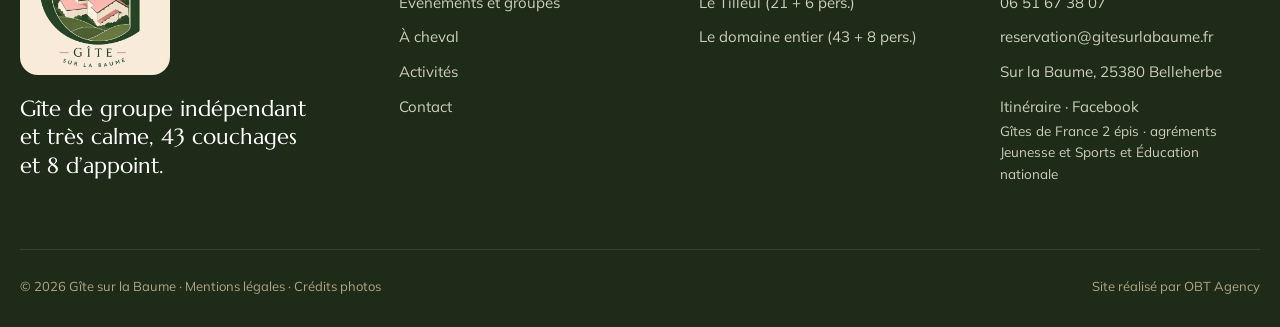
<file: activites.html>
<!doctype html>
<html lang="fr">
<head>
<meta charset="utf-8">
<meta name="robots" content="noindex, nofollow">
<meta name="viewport" content="width=device-width, initial-scale=1">
<title>Activités autour du gîte · Haut Doubs · Gîte sur la Baume</title>
<meta name="description" content="Les activités à faire autour du Gîte sur la Baume, à Belleherbe (Doubs) : château de Belvoir, cirque de Consolation, gouffre de Poudrey, Échelles de la Mort, Dino-Zoo, source de la Loue, Ornans, Saut du Doubs, citadelle de Besançon et château de Joux.">
<meta name="theme-color" content="#304427">
<link rel="icon" href="images/logo-embleme.jpg">
<link rel="preload" href="fonts/marcellus-latin.woff2" as="font" type="font/woff2" crossorigin>
<link rel="preload" href="fonts/mulish-latin.woff2" as="font" type="font/woff2" crossorigin>
<link rel="stylesheet" href="css/style.css?v=3d191b0e">
<link rel="stylesheet" href="css/mobile.css?v=cad47864">

</head>
<body>

<a class="visuellement-cache" href="#contenu">Aller au contenu</a>
<div class="entete">
  <div class="entete__envelop">
    <a class="entete__logo" href="index.html" aria-label="Gîte sur la Baume, accueil">
      <img src="images/logo-heros.jpg" alt="Logo du Gîte sur la Baume" width="600" height="596">
      <span class="entete__nom">Gîte sur la Baume<small>Belleherbe · Doubs</small></span>
    </a>
    <nav aria-label="Menu principal">
      <ul class="menu">
        <li><a href="index.html">Accueil</a></li>
        <li class="menu__deroulant">
          <button class="menu__parent" type="button" aria-expanded="false" aria-haspopup="true">Les gîtes<span class="menu__fleche" aria-hidden="true"></span></button>
          <ul class="sous-menu">
            <li><a href="la-cavaliere.html"><strong>La Cavalière</strong><span>22 + 2 pers.</span></a></li>
            <li><a href="le-tilleul.html"><strong>Le Tilleul</strong><span>21 + 6 pers.</span></a></li>
            <li><a href="le-domaine.html"><strong>Le domaine entier</strong><span>43 + 8 pers.</span></a></li>
          </ul>
        </li>
        <li><a href="evenements.html">Événements et groupes</a></li>
        <li><a href="cavaliers.html">À cheval</a></li>
        <li><a href="activites.html" aria-current="page">Activités</a></li>
        <li><a href="contact.html">Contact</a></li>
      </ul>
    </nav>
    <a class="bouton entete__appel bouton--cta" href="contact.html#demande" data-reserver>Réserver</a>
    <button class="entete__burger" type="button" aria-label="Ouvrir le menu" aria-expanded="false"><span></span></button>
  </div>
</div>
<div id="contenu"></div>
<main>
<header class="heros heros--centre">
  <div class="heros__photo"><img src="images/sortie-consolation.jpg" alt="Les cascades du cirque de Consolation" fetchpriority="high"></div>
  <div class="heros__contenu">
    <a class="note-heros note-heros--cadre" href="https://maps.google.com/?cid=1944867759614640810" target="_blank" rel="noopener"><span class="etoiles" style="--note:92%" role="img" aria-label="4,6 étoiles sur 5">★★★★★</span><strong>4,6</strong><span>sur Google · 30 avis</span></a>
    <h1>Activités <em>autour du gîte</em></h1>
    <ul class="chiffres-heros">
      <li><strong>10</strong>activités conseillées</li>
      <li><strong>11 min</strong>pour la plus proche</li>
      <li><strong>Haut Doubs</strong>et pays de Courbet</li>
    </ul>
    <div class="boutons"><a class="bouton" href="#activites">Voir les activités</a><a class="bouton bouton--clair bouton--cta" href="contact.html?projet=sejour#demande">Demander vos dates</a></div>
  </div>
</header>

<section class="section" id="activites">
  <div class="envelop">
    <div class="tete-section apparait">
      <h2>Les activités que <em>Carole vous conseille</em></h2>
      <p class="chapeau">Châteaux, cascades, gouffres et villages au bord de l’eau : de la plus proche à la plus lointaine, tout se fait dans la journée depuis le gîte.</p>
    </div>
    <div class="sorties" data-groupe-photos>
      <article class="sortie">
        <div class="sortie__photo"><img src="images/sortie-belvoir.jpg" alt="Château de Belvoir" loading="lazy" data-agrandir><span class="sortie__temps">11 min</span></div>
        <div class="sortie__texte">
          <h3>Château de Belvoir</h3>
          <p>Un château médiéval perché au-dessus de la vallée, avec ses salles meublées à visiter.</p>
          <p class="sortie__route">À 10 km en voiture</p>
        </div>
      </article>
      <article class="sortie">
        <div class="sortie__photo"><img src="images/sortie-consolation.jpg" alt="Cirque de Consolation" loading="lazy" data-agrandir><span class="sortie__temps">20 min</span></div>
        <div class="sortie__texte">
          <h3>Cirque de Consolation</h3>
          <p>Un cirque de falaises où naît le Dessoubre, ses cascades et le belvédère de la Roche du Prêtre.</p>
          <p class="sortie__route">À 19 km en voiture</p>
        </div>
      </article>
      <article class="sortie">
        <div class="sortie__photo"><img src="images/sortie-poudrey.jpg" alt="Gouffre de Poudrey" loading="lazy" data-agrandir><span class="sortie__temps">39 min</span></div>
        <div class="sortie__texte">
          <h3>Gouffre de Poudrey</h3>
          <p>Une immense salle souterraine aménagée pour la visite, au milieu des stalactites.</p>
          <p class="sortie__route">À 40 km en voiture</p>
        </div>
      </article>
      <article class="sortie">
        <div class="sortie__photo"><img src="images/sortie-echelles.jpg" alt="Échelles de la Mort" loading="lazy" data-agrandir><span class="sortie__temps">40 min</span></div>
        <div class="sortie__texte">
          <h3>Échelles de la Mort</h3>
          <p>Des échelles métalliques accrochées à la falaise, au-dessus des gorges du Doubs, à la frontière suisse.</p>
          <p class="sortie__route">À 33 km en voiture</p>
        </div>
      </article>
      <article class="sortie">
        <div class="sortie__photo"><img src="images/sortie-dinozoo.jpg" alt="Dino-Zoo" loading="lazy" data-agrandir><span class="sortie__temps">42 min</span></div>
        <div class="sortie__texte">
          <h3>Dino-Zoo</h3>
          <p>Un parc de dinosaures grandeur nature dans la forêt, idéal avec les enfants.</p>
          <p class="sortie__route">À 44 km en voiture</p>
        </div>
      </article>
      <article class="sortie">
        <div class="sortie__photo"><img src="images/sortie-loue.jpg" alt="Source de la Loue" loading="lazy" data-agrandir><span class="sortie__temps">49 min</span></div>
        <div class="sortie__texte">
          <h3>Source de la Loue</h3>
          <p>La Loue jaillit d’une grotte au pied d’une haute falaise : un site que Gustave Courbet a peint.</p>
          <p class="sortie__route">À 49 km en voiture</p>
        </div>
      </article>
      <article class="sortie">
        <div class="sortie__photo"><img src="images/sortie-courbet.jpg" alt="Pays de Courbet" loading="lazy" data-agrandir><span class="sortie__temps">51 min</span></div>
        <div class="sortie__texte">
          <h3>Pays de Courbet</h3>
          <p>Ornans et ses maisons qui se reflètent dans la Loue : le village natal de Gustave Courbet et son musée.</p>
          <p class="sortie__route">À 52 km en voiture</p>
        </div>
      </article>
      <article class="sortie">
        <div class="sortie__photo"><img src="images/sortie-saut.jpg" alt="Saut du Doubs" loading="lazy" data-agrandir><span class="sortie__temps">52 min</span></div>
        <div class="sortie__texte">
          <h3>Saut du Doubs</h3>
          <p>Une chute du Doubs au milieu des bois, à la frontière suisse, à rejoindre à pied ou en bateau depuis Villers-le-Lac.</p>
          <p class="sortie__route">À 44 km en voiture</p>
        </div>
      </article>
      <article class="sortie">
        <div class="sortie__photo"><img src="images/sortie-citadelle.jpg" alt="Citadelle de Besançon" loading="lazy" data-agrandir><span class="sortie__temps">62 min</span></div>
        <div class="sortie__texte">
          <h3>Citadelle de Besançon</h3>
          <p>La citadelle de Vauban domine Besançon. Inscrite au patrimoine mondial de l’Unesco, elle abrite des musées et un jardin zoologique.</p>
          <p class="sortie__route">À 62 km en voiture</p>
        </div>
      </article>
      <article class="sortie">
        <div class="sortie__photo"><img src="images/sortie-joux.jpg" alt="Château de Joux" loading="lazy" data-agrandir><span class="sortie__temps">66 min</span></div>
        <div class="sortie__texte">
          <h3>Château de Joux</h3>
          <p>Une forteresse accrochée au rocher au-dessus de la cluse de Pontarlier, où fut emprisonné Toussaint Louverture.</p>
          <p class="sortie__route">À 66 km en voiture</p>
        </div>
      </article>
    </div>
    <p class="sorties__note apparait">Temps de route en voiture depuis le gîte, à titre indicatif.</p>
  </div>
</section>

<section class="appel" id="appel">
  <div class="appel__fond"><img src="images/entree-dessoubre.jpg" alt="" loading="lazy"></div>
  <div class="appel__contenu">
    <a class="appel__avis" href="https://maps.google.com/?cid=1944867759614640810" target="_blank" rel="noopener"><span class="etoiles" style="--note:92%" role="img" aria-label="4,6 étoiles sur 5">★★★★★</span><strong>4,6</strong><span>sur Google · 30 avis</span></a>
    <h2>Le Haut Doubs <em>vous attend</em></h2>
    <p class="appel__sous">Dites-nous vos dates et combien vous êtes : Carole vous répond sous 24 à 48 h.</p>
    <a class="bouton bouton--grand bouton--cta" href="contact.html?projet=sejour#demande">Demander vos dates</a>
  </div>
</section>
</main>
<footer class="pied">
  <div class="envelop">
    <div class="pied__haut">
      <div>
        <img class="pied__logo" src="images/logo.jpg" alt="Gîte sur la Baume" width="1080" height="1073" loading="lazy">
        <p class="pied__accroche">Gîte de groupe indépendant et très calme, 43 couchages et 8 d’appoint.</p>
      </div>
      <div>
        <h3>Le site</h3>
        <ul>
          <li><a href="index.html">Accueil</a></li>
          <li><a href="evenements.html">Événements et groupes</a></li>
          <li><a href="cavaliers.html">À cheval</a></li>
          <li><a href="activites.html">Activités</a></li>
          <li><a href="contact.html">Contact</a></li>
        </ul>
      </div>
      <div>
        <h3>Les gîtes</h3>
        <ul>
          <li><a href="la-cavaliere.html">La Cavalière (22 + 2 pers.)</a></li>
          <li><a href="le-tilleul.html">Le Tilleul (21 + 6 pers.)</a></li>
          <li><a href="le-domaine.html">Le domaine entier (43 + 8 pers.)</a></li>
        </ul>
      </div>
      <div>
        <h3>Nous joindre</h3>
        <ul>
          <li>Carole Blanchot</li>
          <li><a href="tel:+33651673807">06 51 67 38 07</a></li>
          <li><a href="mailto:reservation@gitesurlabaume.fr">reservation@gitesurlabaume.fr</a></li>
          <li>Sur la Baume, 25380 Belleherbe</li>
          <li><a href="https://maps.google.com/?cid=1944867759614640810" target="_blank" rel="noopener">Itinéraire</a> · <a href="https://www.facebook.com/profile.php?id=100094727396490" target="_blank" rel="noopener">Facebook</a></li>
        </ul>
        <p class="pied__labels">Gîtes de France 2 épis · agréments Jeunesse et Sports et Éducation nationale</p>
      </div>
    </div>
    <div class="pied__bas">
      <span>© <span data-annee>2026</span> Gîte sur la Baume · <a href="mentions-legales.html">Mentions légales</a> · <a href="mentions-legales.html#credits">Crédits photos</a></span>
      <span>Site réalisé par OBT Agency</span>
    </div>
  </div>
</footer>
<script src="js/main.js?v=fafd0d5c"></script>
<script src="js/mobile.js?v=3ced1ad4"></script>
<div class="resa-panneau" id="reserver" role="dialog" aria-modal="true" aria-labelledby="resa-titre" hidden>
  <div class="resa-panneau__voile" data-resa-fermer></div>
  <div class="resa-panneau__boite">
    <div class="resa-panneau__tete">
      <h2 id="resa-titre">Réserver</h2>
      <button class="resa-panneau__fermer" type="button" data-resa-fermer aria-label="Fermer le panneau de réservation"><span aria-hidden="true">×</span></button>
    </div>
    <p class="resa-panneau__intro">Choisissez votre gîte, puis vos dates : les jours libres et le prix s’affichent tout de suite.</p>
    <div class="resa-choix">
      <button class="resa-carte" type="button" data-gite="le-domaine" aria-pressed="false"><img src="images/ciel-cour.jpg" alt="" loading="lazy"><span><strong>Le domaine entier</strong><small>43 + 8 pers.</small></span></button>
      <button class="resa-carte" type="button" data-gite="la-cavaliere" aria-pressed="false"><img src="images/cav-salle-1.jpg" alt="" loading="lazy"><span><strong>La Cavalière</strong><small>22 + 2 pers.</small></span></button>
      <button class="resa-carte" type="button" data-gite="le-tilleul" aria-pressed="false"><img src="images/til-batiment.jpg" alt="" loading="lazy"><span><strong>Le Tilleul</strong><small>21 + 6 pers.</small></span></button>
    </div>
    <div class="resa-moteur" data-resa-moteur><p class="resa-moteur__vide">Choisissez un gîte pour voir ses disponibilités et ses prix.</p></div>
    <p class="resa-note">Aucun paiement sur le site : Carole confirme votre demande puis vous envoie la facture, à régler par virement. Elle répond du lundi au vendredi.</p>
  </div>
</div>
<script src="js/reservation.js?v=bc8d2914"></script>
</body>
</html>
</file>
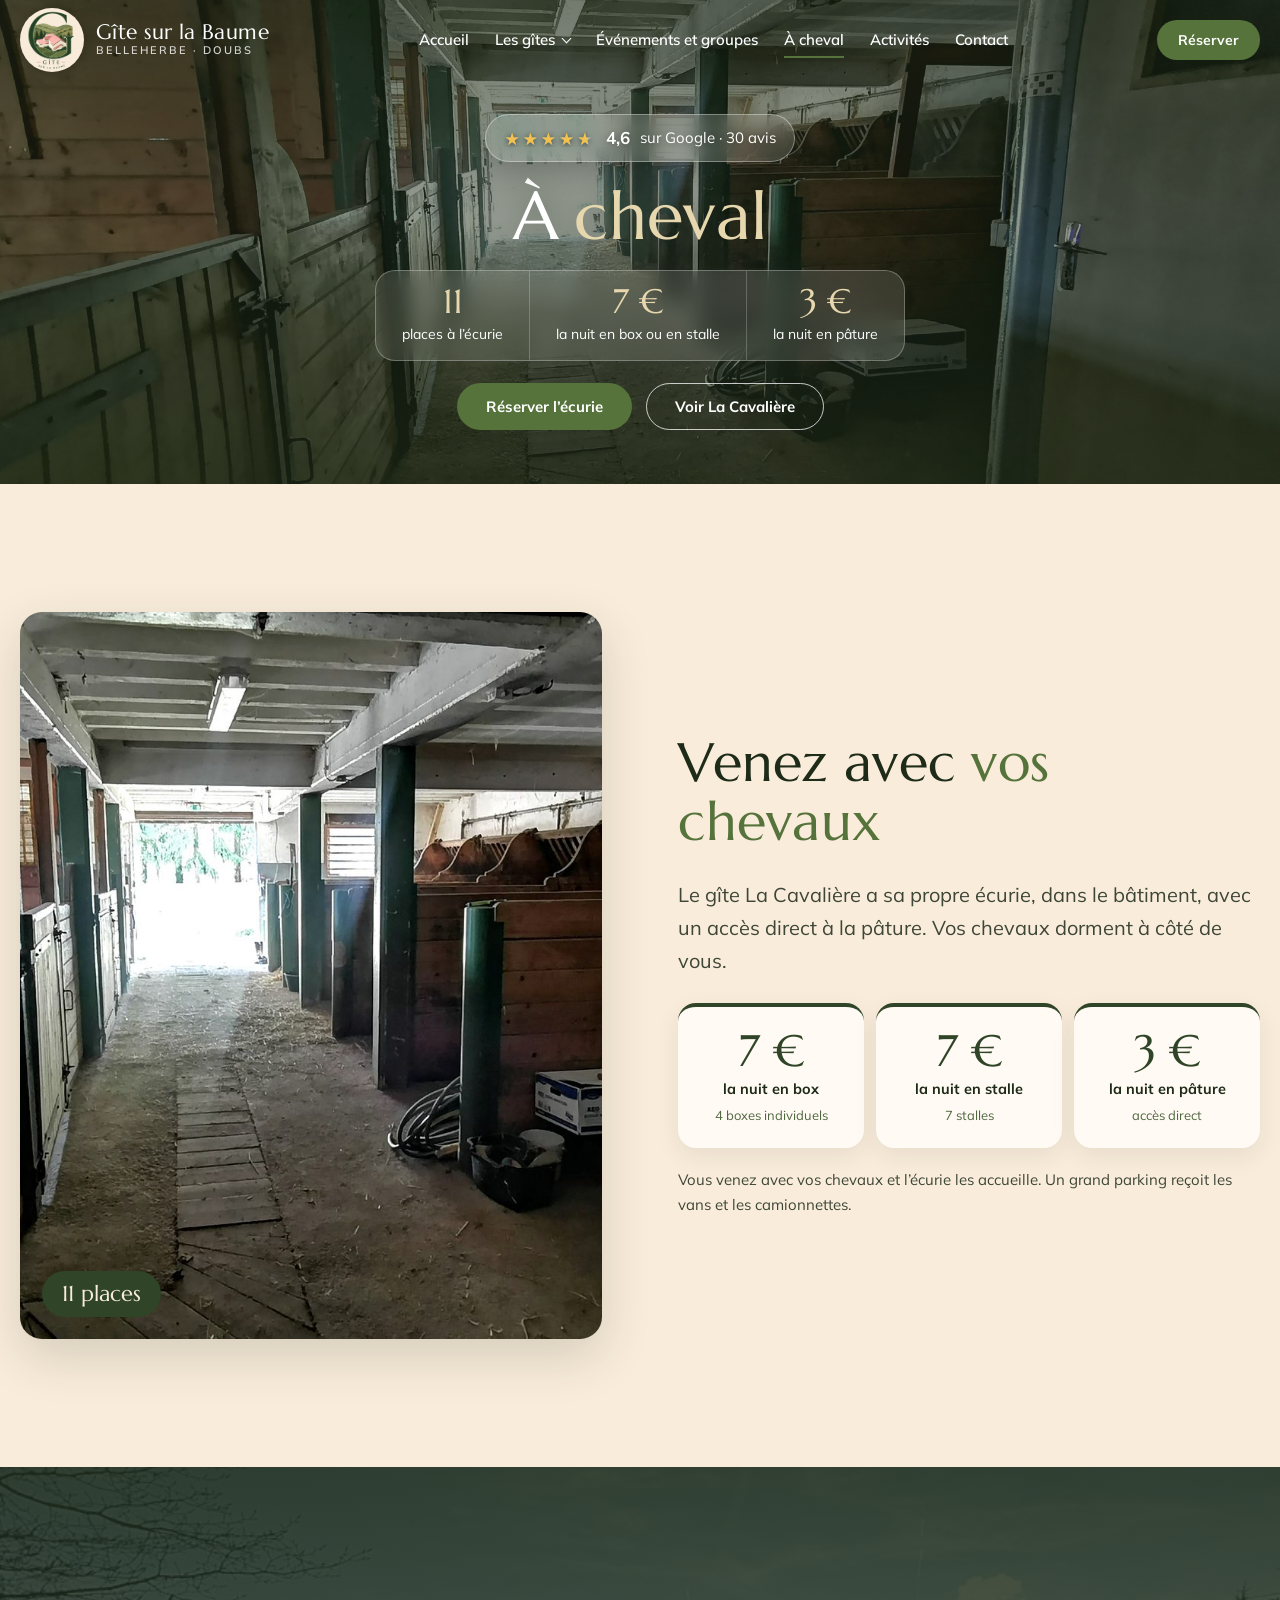
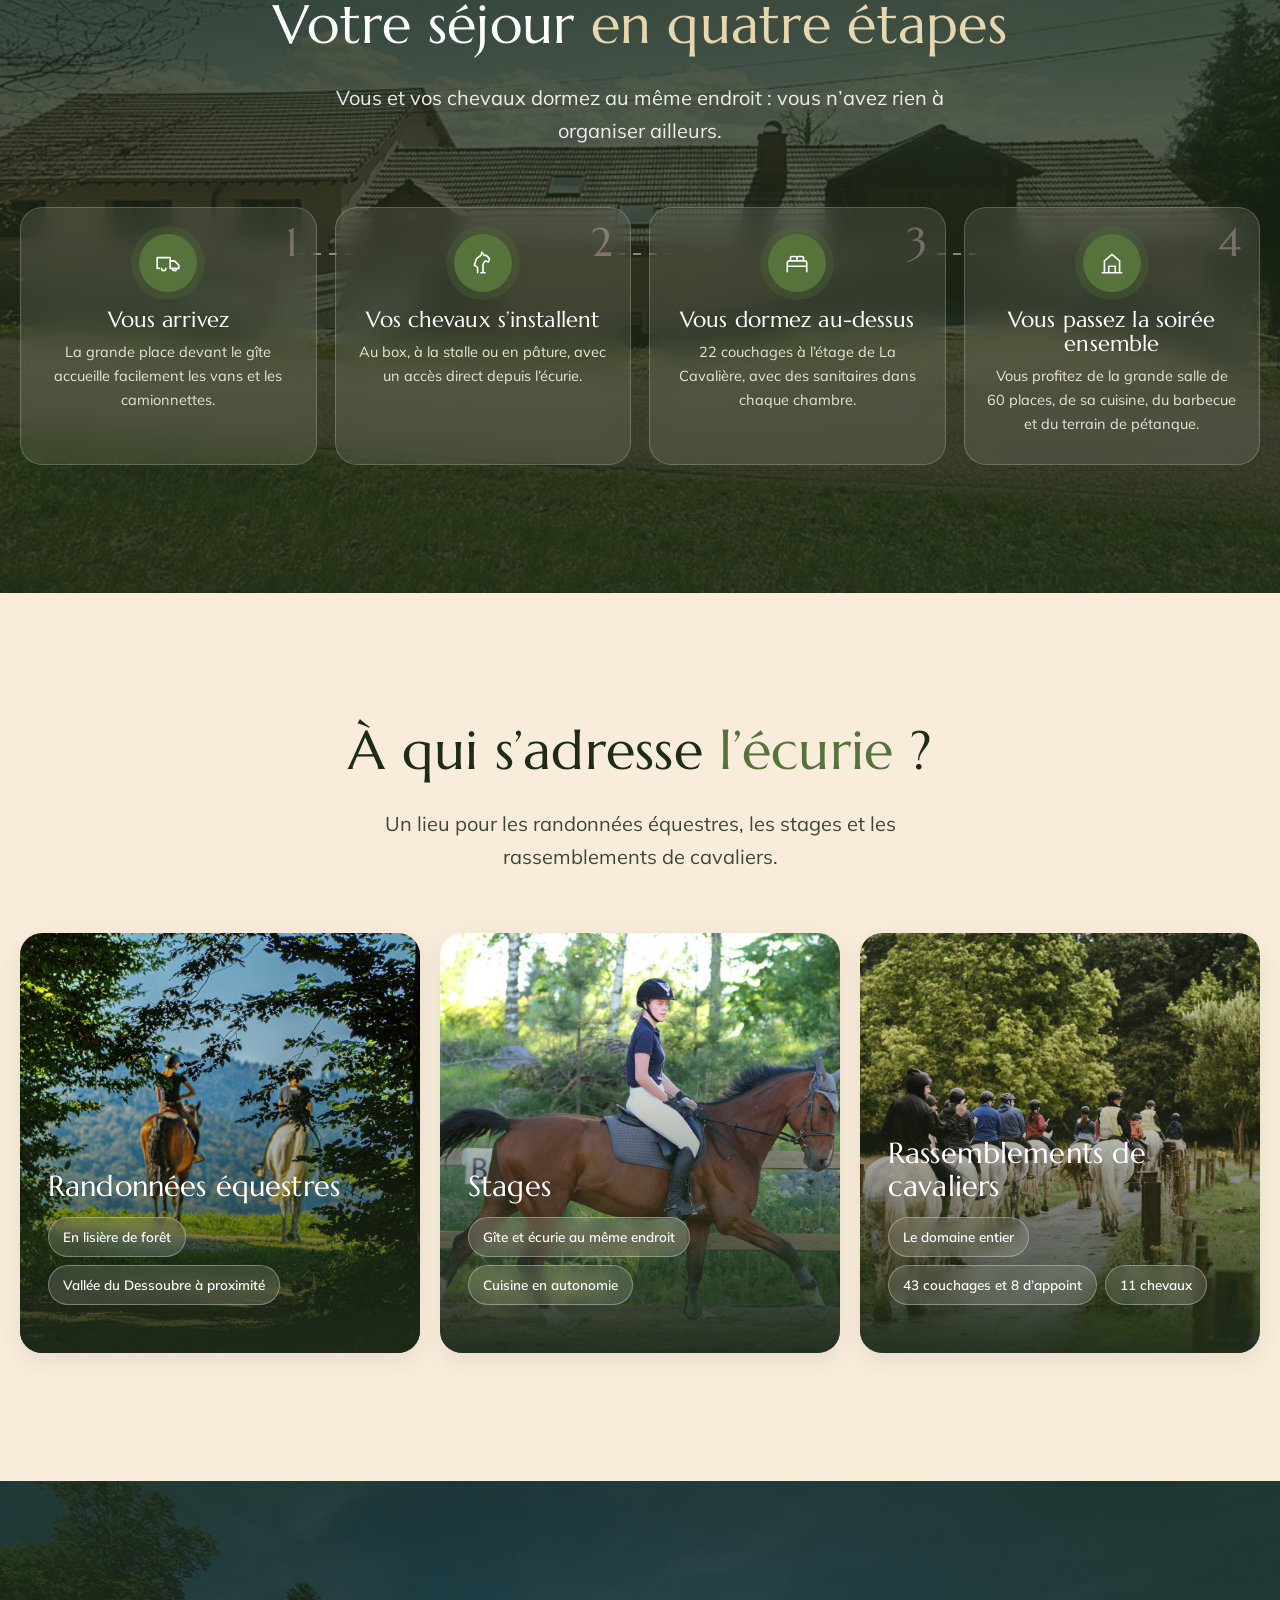
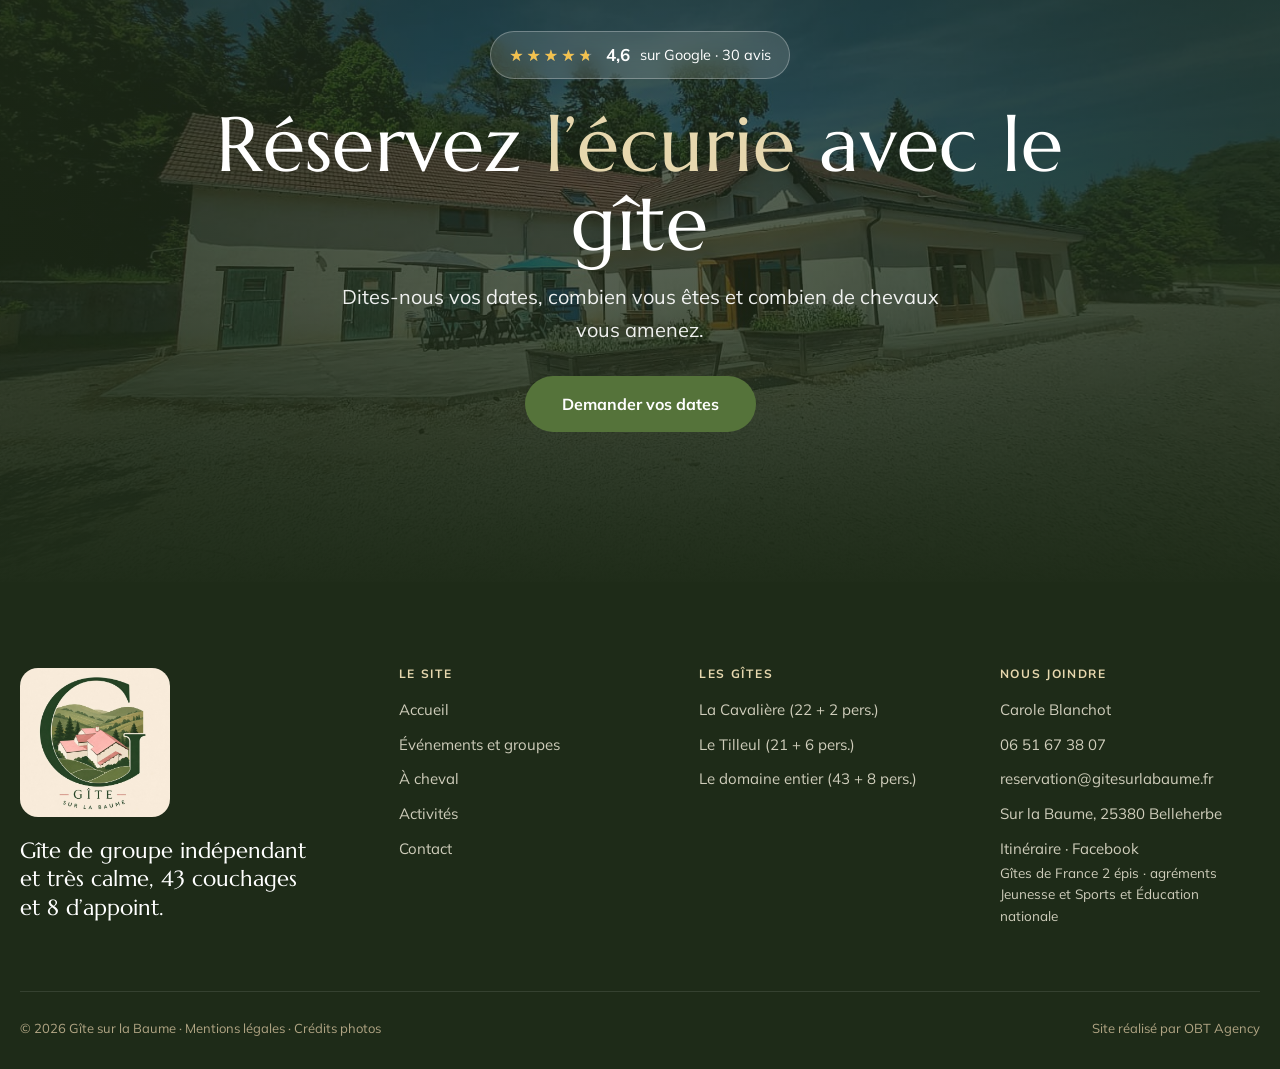
<file: cavaliers.html>
<!doctype html>
<html lang="fr">
<head>
<meta charset="utf-8">
<meta name="robots" content="noindex, nofollow">
<meta name="viewport" content="width=device-width, initial-scale=1">
<title>À cheval · gîte avec écurie dans le Doubs · Gîte sur la Baume</title>
<meta name="description" content="Gîte de groupe avec écurie intégrée dans le Haut Doubs : 7 stalles, 4 boxes et accès direct à la pâture, 22 couchages à La Cavalière, parking pour les vans.">
<meta name="theme-color" content="#304427">
<link rel="icon" href="images/logo-embleme.jpg">
<link rel="preload" href="fonts/marcellus-latin.woff2" as="font" type="font/woff2" crossorigin>
<link rel="preload" href="fonts/mulish-latin.woff2" as="font" type="font/woff2" crossorigin>
<link rel="stylesheet" href="css/style.css?v=3d191b0e">
<link rel="stylesheet" href="css/mobile.css?v=cad47864">

</head>
<body>

<a class="visuellement-cache" href="#contenu">Aller au contenu</a>
<div class="entete">
  <div class="entete__envelop">
    <a class="entete__logo" href="index.html" aria-label="Gîte sur la Baume, accueil">
      <img src="images/logo-heros.jpg" alt="Logo du Gîte sur la Baume" width="600" height="596">
      <span class="entete__nom">Gîte sur la Baume<small>Belleherbe · Doubs</small></span>
    </a>
    <nav aria-label="Menu principal">
      <ul class="menu">
        <li><a href="index.html">Accueil</a></li>
        <li class="menu__deroulant">
          <button class="menu__parent" type="button" aria-expanded="false" aria-haspopup="true">Les gîtes<span class="menu__fleche" aria-hidden="true"></span></button>
          <ul class="sous-menu">
            <li><a href="la-cavaliere.html"><strong>La Cavalière</strong><span>22 + 2 pers.</span></a></li>
            <li><a href="le-tilleul.html"><strong>Le Tilleul</strong><span>21 + 6 pers.</span></a></li>
            <li><a href="le-domaine.html"><strong>Le domaine entier</strong><span>43 + 8 pers.</span></a></li>
          </ul>
        </li>
        <li><a href="evenements.html">Événements et groupes</a></li>
        <li><a href="cavaliers.html" aria-current="page">À cheval</a></li>
        <li><a href="activites.html">Activités</a></li>
        <li><a href="contact.html">Contact</a></li>
      </ul>
    </nav>
    <a class="bouton entete__appel bouton--cta" href="contact.html#demande" data-reserver>Réserver</a>
    <button class="entete__burger" type="button" aria-label="Ouvrir le menu" aria-expanded="false"><span></span></button>
  </div>
</div>
<div id="contenu"></div>
<main>
<header class="heros heros--centre">
  <div class="heros__photo"><img src="images/ecurie.jpg" alt="L’allée de l’écurie de La Cavalière" fetchpriority="high"></div>
  <div class="heros__contenu">
    <a class="note-heros note-heros--cadre" href="https://maps.google.com/?cid=1944867759614640810" target="_blank" rel="noopener"><span class="etoiles" style="--note:92%" role="img" aria-label="4,6 étoiles sur 5">★★★★★</span><strong>4,6</strong><span>sur Google · 30 avis</span></a>
    <h1>À <em>cheval</em></h1>
    <ul class="chiffres-heros">
      <li><strong>11</strong>places à l’écurie</li>
      <li><strong>7 €</strong>la nuit en box ou en stalle</li>
      <li><strong>3 €</strong>la nuit en pâture</li>
    </ul>
    <div class="boutons"><a class="bouton bouton--cta" href="contact.html?projet=cavaliers#demande">Réserver l’écurie</a><a class="bouton bouton--clair" href="la-cavaliere.html">Voir La Cavalière</a></div>
  </div>
</header>

<section class="section" id="ecurie">
  <div class="envelop venez">
    <div class="venez__photo apparait">
      <img src="images/ecurie.jpg" alt="L’allée de l’écurie de La Cavalière" loading="lazy" data-agrandir>
      <span class="venez__badge">11 places</span>
    </div>
    <div class="apparait apparait--2">
      <h2>Venez avec <em>vos chevaux</em></h2>
      <p class="chapeau">Le gîte La Cavalière a sa propre écurie, dans le bâtiment, avec un accès direct à la pâture. Vos chevaux dorment à côté de vous.</p>
      <div class="prix-cheval">
        <div><strong>7 €</strong><span>la nuit en box</span><small>4 boxes individuels</small></div>
        <div><strong>7 €</strong><span>la nuit en stalle</span><small>7 stalles</small></div>
        <div><strong>3 €</strong><span>la nuit en pâture</span><small>accès direct</small></div>
      </div>
      <p class="venez__note">Vous venez avec vos chevaux et l’écurie les accueille. Un grand parking reçoit les vans et les camionnettes.</p>
    </div>
  </div>
</section>

<section class="section section--photo" id="sejour">
  <div class="section__fond"><img src="images/batiments-grange.jpg" alt="" loading="lazy"></div>
  <div class="envelop">
    <div class="tete-section tete-section--centre apparait">
      <h2>Votre séjour <em>en quatre étapes</em></h2>
      <p class="chapeau">Vous et vos chevaux dormez au même endroit : vous n’avez rien à organiser ailleurs.</p>
    </div>
    <ol class="temps apparait apparait--2">
      <li><span class="temps__num">1</span><span class="icone-rond"><svg class="ico" viewBox="0 0 24 24" aria-hidden="true"><path d="M2 17V7h12v10M14 10h4l4 4v3h-8M6 17a2 2 0 1 0 4 0M16 17a2 2 0 1 0 4 0M2 17h2"/></svg></span><h3>Vous arrivez</h3><p>La grande place devant le gîte accueille facilement les vans et les camionnettes.</p></li>
      <li><span class="temps__num">2</span><span class="icone-rond"><svg class="ico" viewBox="0 0 24 24" aria-hidden="true"><path d="M7 21v-5l-3-2 2-6 4-3 1-3 2 3h2l3 3-1 3-3-1-2 3v8M10 21h4"/></svg></span><h3>Vos chevaux s’installent</h3><p>Au box, à la stalle ou en pâture, avec un accès direct depuis l’écurie.</p></li>
      <li><span class="temps__num">3</span><span class="icone-rond"><svg class="ico" viewBox="0 0 24 24" aria-hidden="true"><path d="M3 18v-6a2 2 0 0 1 2-2h14a2 2 0 0 1 2 2v6M3 15h18M3 18v2M21 18v2M6 10V7a1 1 0 0 1 1-1h4a1 1 0 0 1 1 1v3M12 10V7a1 1 0 0 1 1-1h4a1 1 0 0 1 1 1v3"/></svg></span><h3>Vous dormez au-dessus</h3><p>22 couchages à l’étage de La Cavalière, avec des sanitaires dans chaque chambre.</p></li>
      <li><span class="temps__num">4</span><span class="icone-rond"><svg class="ico" viewBox="0 0 24 24" aria-hidden="true"><path d="M3 21h18M5 21V10l7-6 7 6v11M9 21v-6h6v6"/></svg></span><h3>Vous passez la soirée ensemble</h3><p>Vous profitez de la grande salle de 60 places, de sa cuisine, du barbecue et du terrain de pétanque.</p></li>
    </ol>
  </div>
</section>

<section class="section" id="pour-qui">
  <div class="envelop">
    <div class="tete-section tete-section--centre apparait">
      <h2>À qui s’adresse <em>l’écurie</em> ?</h2>
      <p class="chapeau">Un lieu pour les randonnées équestres, les stages et les rassemblements de cavaliers.</p>
    </div>
    <div class="raisons apparait apparait--2">
      <div class="raison">
        <img src="images/cheval-randonnee.jpg" alt="Deux cavaliers sur un chemin de forêt" loading="lazy">
        <div><h3>Randonnées équestres</h3><ul class="pastilles"><li>En lisière de forêt</li><li>Vallée du Dessoubre à proximité</li></ul></div>
      </div>
      <div class="raison">
        <img src="images/cheval-stage.jpg" alt="Une cavalière à l’entraînement sur son cheval" loading="lazy">
        <div><h3>Stages</h3><ul class="pastilles"><li>Gîte et écurie au même endroit</li><li>Cuisine en autonomie</li></ul></div>
      </div>
      <div class="raison">
        <img src="images/cheval-rassemblement.jpg" alt="Un groupe de cavaliers sur un chemin" loading="lazy">
        <div><h3>Rassemblements de cavaliers</h3><ul class="pastilles"><li>Le domaine entier</li><li>43 couchages et 8 d’appoint</li><li>11 chevaux</li></ul></div>
      </div>
    </div>
  </div>
</section>

<section class="appel" id="appel">
  <div class="appel__fond"><img src="images/facade-2026.jpg" alt="" loading="lazy"></div>
  <div class="appel__contenu">
    <a class="appel__avis" href="https://maps.google.com/?cid=1944867759614640810" target="_blank" rel="noopener"><span class="etoiles" style="--note:92%" role="img" aria-label="4,6 étoiles sur 5">★★★★★</span><strong>4,6</strong><span>sur Google · 30 avis</span></a>
    <h2>Réservez <em>l’écurie</em> avec le gîte</h2>
    <p class="appel__sous">Dites-nous vos dates, combien vous êtes et combien de chevaux vous amenez.</p>
    <a class="bouton bouton--grand bouton--cta" href="contact.html?projet=cavaliers#demande">Demander vos dates</a>
  </div>
</section>
</main>
<footer class="pied">
  <div class="envelop">
    <div class="pied__haut">
      <div>
        <img class="pied__logo" src="images/logo.jpg" alt="Gîte sur la Baume" width="1080" height="1073" loading="lazy">
        <p class="pied__accroche">Gîte de groupe indépendant et très calme, 43 couchages et 8 d’appoint.</p>
      </div>
      <div>
        <h3>Le site</h3>
        <ul>
          <li><a href="index.html">Accueil</a></li>
          <li><a href="evenements.html">Événements et groupes</a></li>
          <li><a href="cavaliers.html">À cheval</a></li>
          <li><a href="activites.html">Activités</a></li>
          <li><a href="contact.html">Contact</a></li>
        </ul>
      </div>
      <div>
        <h3>Les gîtes</h3>
        <ul>
          <li><a href="la-cavaliere.html">La Cavalière (22 + 2 pers.)</a></li>
          <li><a href="le-tilleul.html">Le Tilleul (21 + 6 pers.)</a></li>
          <li><a href="le-domaine.html">Le domaine entier (43 + 8 pers.)</a></li>
        </ul>
      </div>
      <div>
        <h3>Nous joindre</h3>
        <ul>
          <li>Carole Blanchot</li>
          <li><a href="tel:+33651673807">06 51 67 38 07</a></li>
          <li><a href="mailto:reservation@gitesurlabaume.fr">reservation@gitesurlabaume.fr</a></li>
          <li>Sur la Baume, 25380 Belleherbe</li>
          <li><a href="https://maps.google.com/?cid=1944867759614640810" target="_blank" rel="noopener">Itinéraire</a> · <a href="https://www.facebook.com/profile.php?id=100094727396490" target="_blank" rel="noopener">Facebook</a></li>
        </ul>
        <p class="pied__labels">Gîtes de France 2 épis · agréments Jeunesse et Sports et Éducation nationale</p>
      </div>
    </div>
    <div class="pied__bas">
      <span>© <span data-annee>2026</span> Gîte sur la Baume · <a href="mentions-legales.html">Mentions légales</a> · <a href="mentions-legales.html#credits">Crédits photos</a></span>
      <span>Site réalisé par OBT Agency</span>
    </div>
  </div>
</footer>
<script src="js/main.js?v=fafd0d5c"></script>
<script src="js/mobile.js?v=3ced1ad4"></script>
<div class="resa-panneau" id="reserver" role="dialog" aria-modal="true" aria-labelledby="resa-titre" hidden>
  <div class="resa-panneau__voile" data-resa-fermer></div>
  <div class="resa-panneau__boite">
    <div class="resa-panneau__tete">
      <h2 id="resa-titre">Réserver</h2>
      <button class="resa-panneau__fermer" type="button" data-resa-fermer aria-label="Fermer le panneau de réservation"><span aria-hidden="true">×</span></button>
    </div>
    <p class="resa-panneau__intro">Choisissez votre gîte, puis vos dates : les jours libres et le prix s’affichent tout de suite.</p>
    <div class="resa-choix">
      <button class="resa-carte" type="button" data-gite="le-domaine" aria-pressed="false"><img src="images/ciel-cour.jpg" alt="" loading="lazy"><span><strong>Le domaine entier</strong><small>43 + 8 pers.</small></span></button>
      <button class="resa-carte" type="button" data-gite="la-cavaliere" aria-pressed="false"><img src="images/cav-salle-1.jpg" alt="" loading="lazy"><span><strong>La Cavalière</strong><small>22 + 2 pers.</small></span></button>
      <button class="resa-carte" type="button" data-gite="le-tilleul" aria-pressed="false"><img src="images/til-batiment.jpg" alt="" loading="lazy"><span><strong>Le Tilleul</strong><small>21 + 6 pers.</small></span></button>
    </div>
    <div class="resa-moteur" data-resa-moteur><p class="resa-moteur__vide">Choisissez un gîte pour voir ses disponibilités et ses prix.</p></div>
    <p class="resa-note">Aucun paiement sur le site : Carole confirme votre demande puis vous envoie la facture, à régler par virement. Elle répond du lundi au vendredi.</p>
  </div>
</div>
<script src="js/reservation.js?v=bc8d2914"></script>
</body>
</html>
</file>
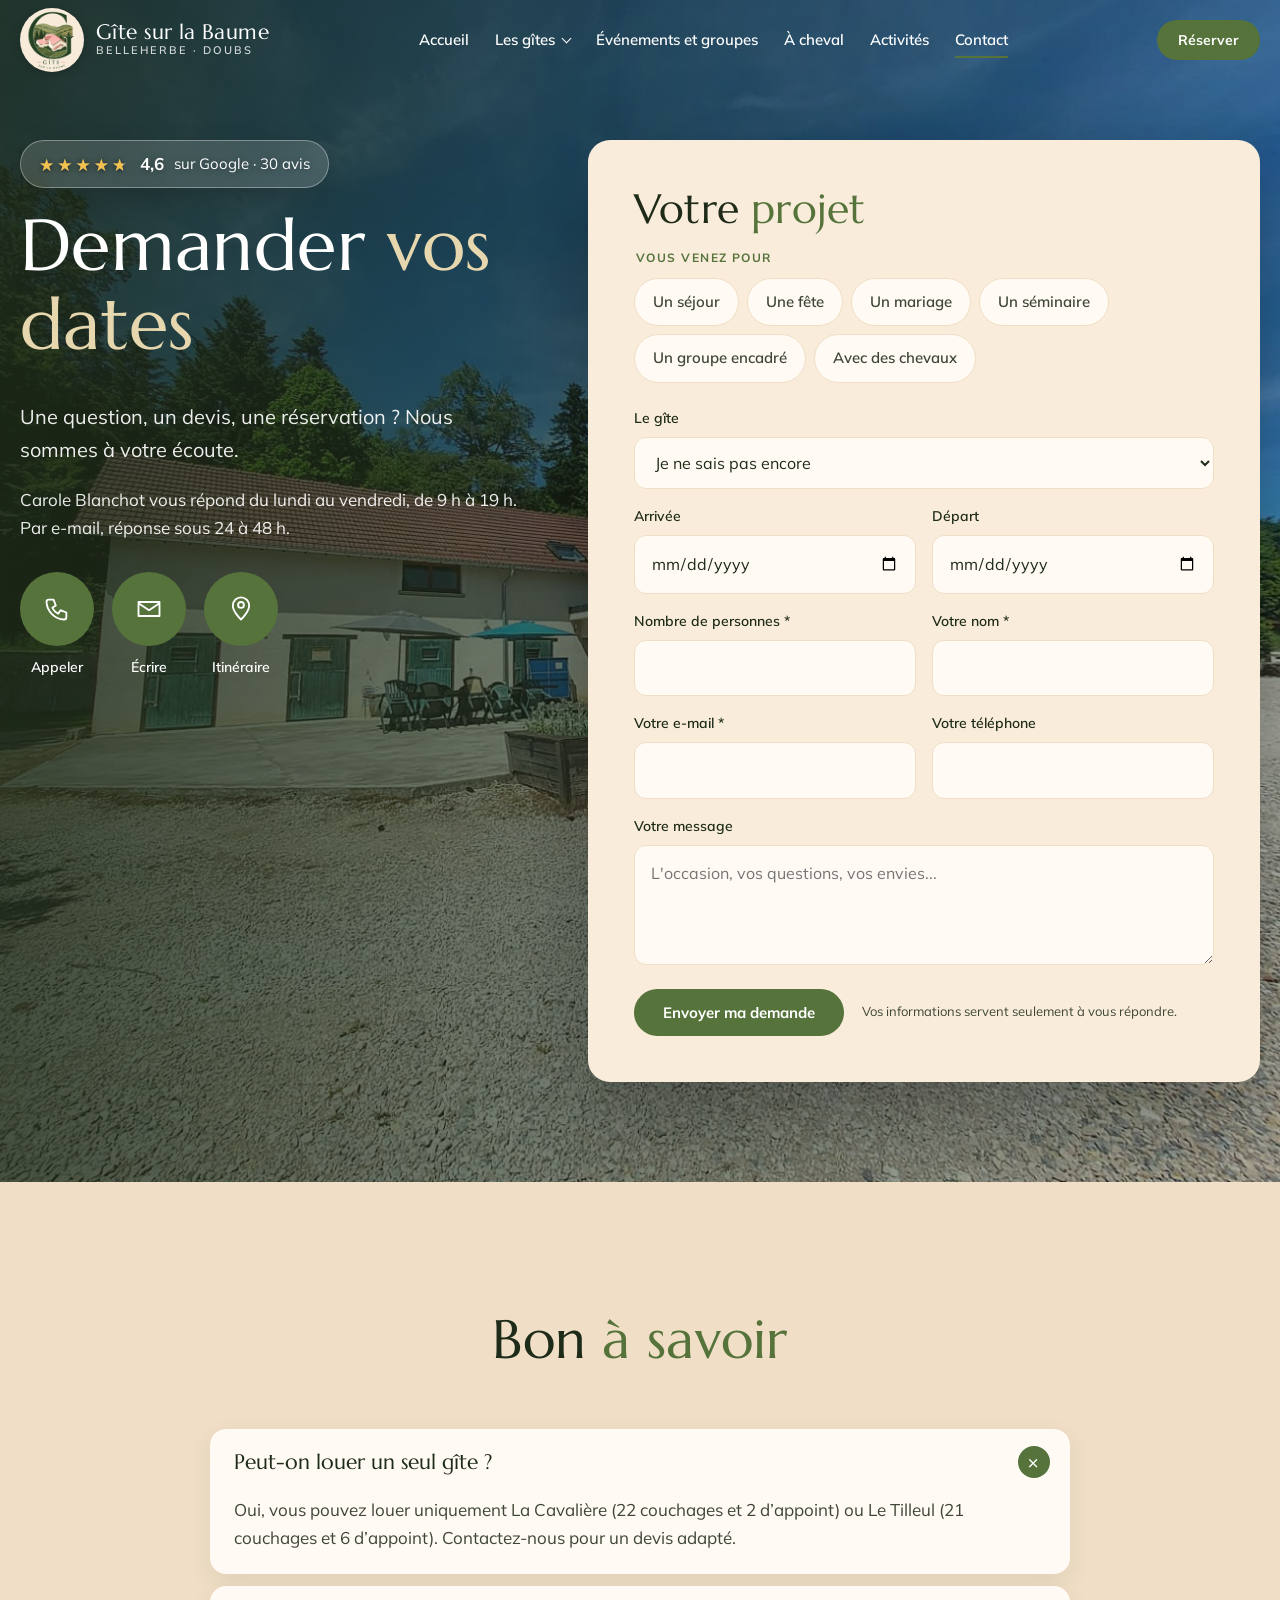
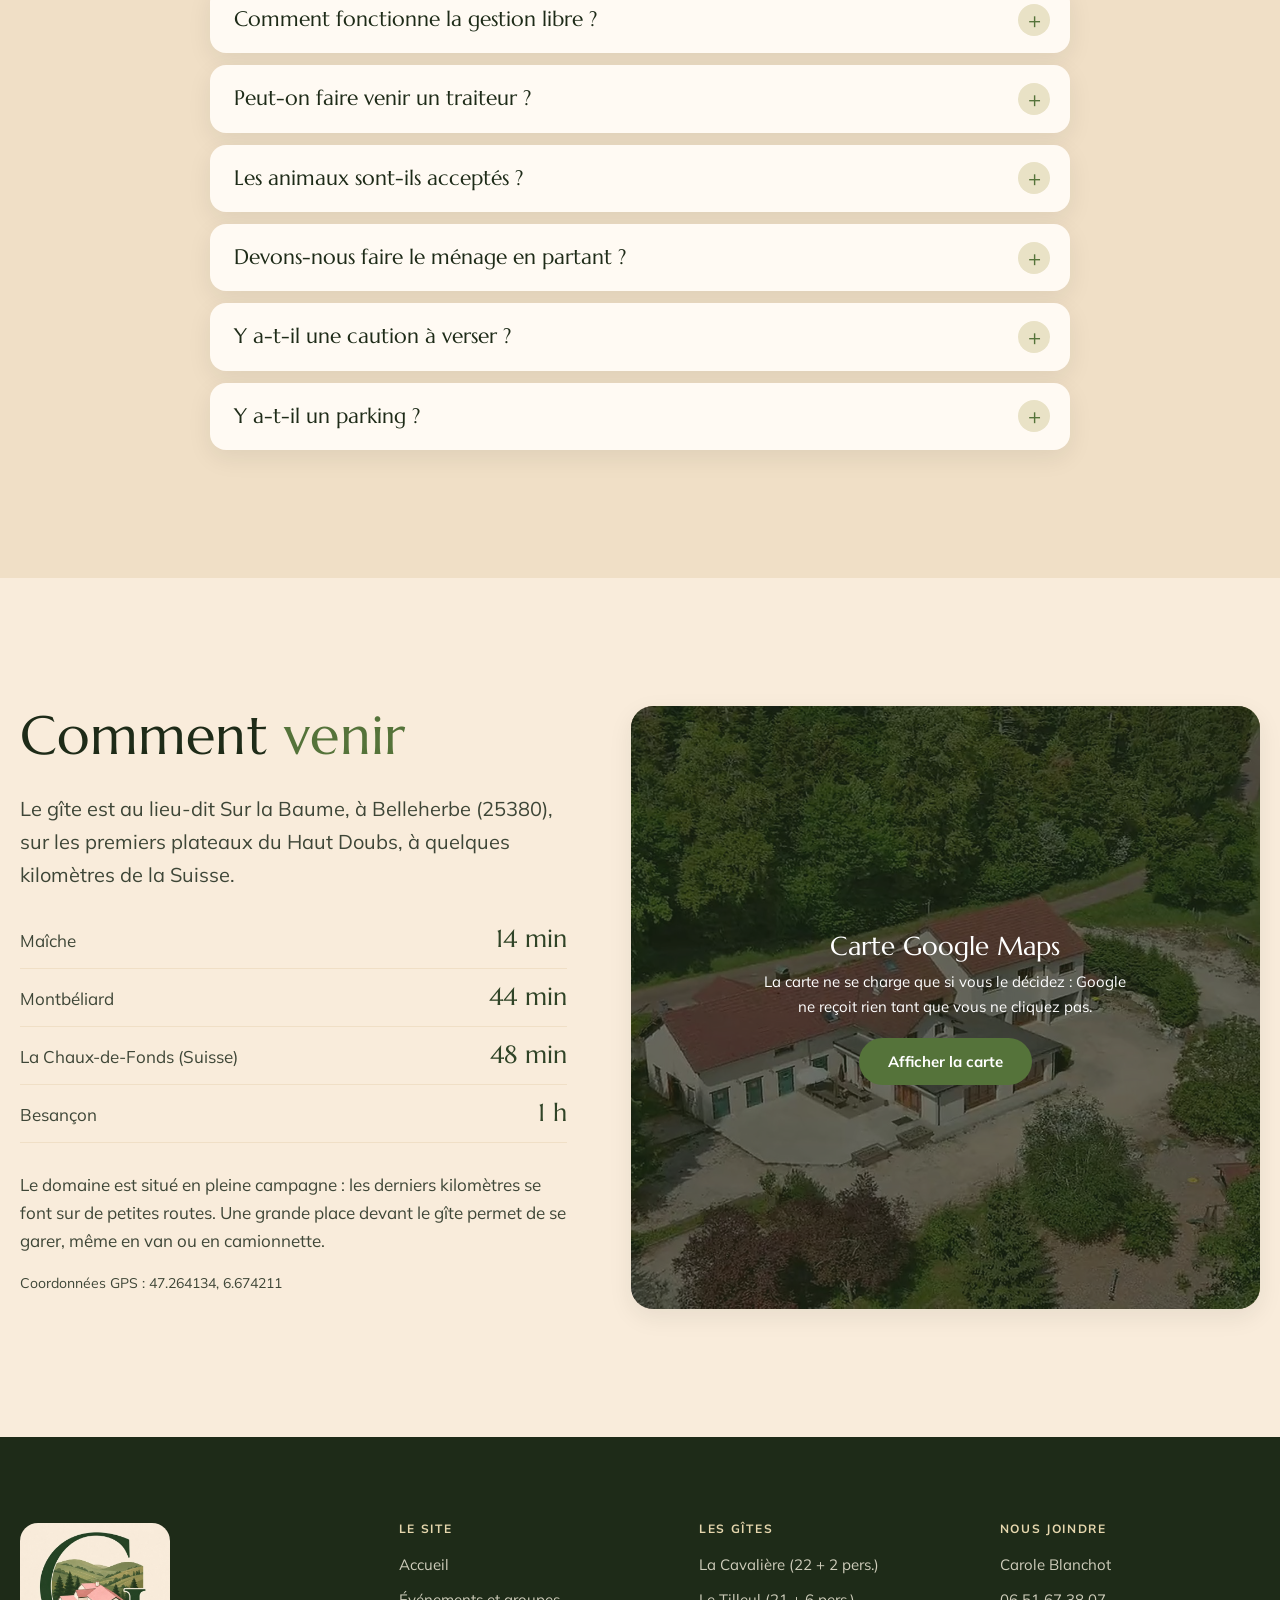
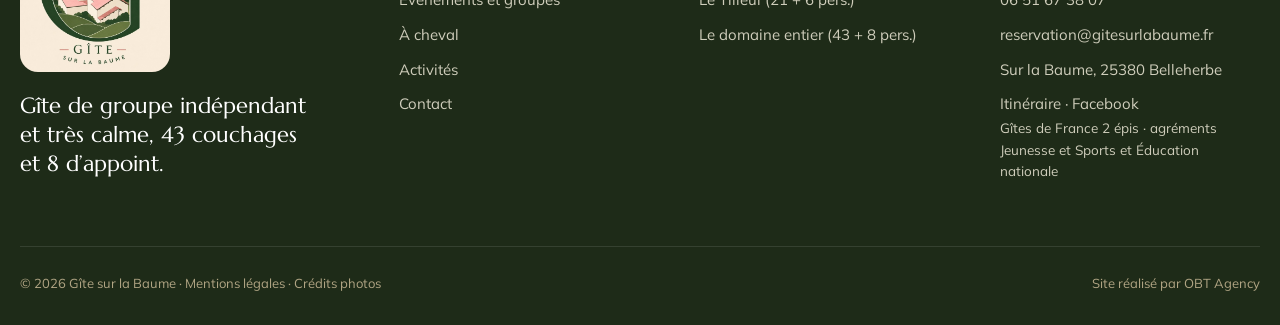
<file: contact.html>
<!doctype html>
<html lang="fr">
<head>
<meta charset="utf-8">
<meta name="robots" content="noindex, nofollow">
<meta name="viewport" content="width=device-width, initial-scale=1">
<title>Contact et accès · Gîte sur la Baume</title>
<meta name="description" content="Demandez vos dates ou un devis au Gîte sur la Baume, Sur la Baume, 25380 Belleherbe : 06 51 67 38 07, reservation@gitesurlabaume.fr.">
<meta name="theme-color" content="#304427">
<link rel="icon" href="images/logo-embleme.jpg">
<link rel="preload" href="fonts/marcellus-latin.woff2" as="font" type="font/woff2" crossorigin>
<link rel="preload" href="fonts/mulish-latin.woff2" as="font" type="font/woff2" crossorigin>
<link rel="stylesheet" href="css/style.css?v=3d191b0e">
<link rel="stylesheet" href="css/mobile.css?v=cad47864">

</head>
<body>

<a class="visuellement-cache" href="#contenu">Aller au contenu</a>
<div class="entete">
  <div class="entete__envelop">
    <a class="entete__logo" href="index.html" aria-label="Gîte sur la Baume, accueil">
      <img src="images/logo-heros.jpg" alt="Logo du Gîte sur la Baume" width="600" height="596">
      <span class="entete__nom">Gîte sur la Baume<small>Belleherbe · Doubs</small></span>
    </a>
    <nav aria-label="Menu principal">
      <ul class="menu">
        <li><a href="index.html">Accueil</a></li>
        <li class="menu__deroulant">
          <button class="menu__parent" type="button" aria-expanded="false" aria-haspopup="true">Les gîtes<span class="menu__fleche" aria-hidden="true"></span></button>
          <ul class="sous-menu">
            <li><a href="la-cavaliere.html"><strong>La Cavalière</strong><span>22 + 2 pers.</span></a></li>
            <li><a href="le-tilleul.html"><strong>Le Tilleul</strong><span>21 + 6 pers.</span></a></li>
            <li><a href="le-domaine.html"><strong>Le domaine entier</strong><span>43 + 8 pers.</span></a></li>
          </ul>
        </li>
        <li><a href="evenements.html">Événements et groupes</a></li>
        <li><a href="cavaliers.html">À cheval</a></li>
        <li><a href="activites.html">Activités</a></li>
        <li><a href="contact.html" aria-current="page">Contact</a></li>
      </ul>
    </nav>
    <a class="bouton entete__appel bouton--cta" href="contact.html#demande" data-reserver>Réserver</a>
    <button class="entete__burger" type="button" aria-label="Ouvrir le menu" aria-expanded="false"><span></span></button>
  </div>
</div>
<div id="contenu"></div>
<main>
<section class="demande" id="demande">
  <div class="demande__photo"><img src="images/facade-2026.jpg" alt="La façade du domaine et sa grande cour" fetchpriority="high"></div>
  <div class="envelop demande__grille">
    <div class="demande__intro">
      <a class="note-heros note-heros--cadre" href="https://maps.google.com/?cid=1944867759614640810" target="_blank" rel="noopener"><span class="etoiles" style="--note:92%" role="img" aria-label="4,6 étoiles sur 5">★★★★★</span><strong>4,6</strong><span>sur Google · 30 avis</span></a>
      <h1>Demander <em>vos dates</em></h1>
      <p class="chapeau">Une question, un devis, une réservation ? Nous sommes à votre écoute.</p>
      <p>Carole Blanchot vous répond du lundi au vendredi, de 9 h à 19 h. Par e-mail, réponse sous 24 à 48 h.</p>
      <div class="ronds">
        <a class="rond" href="tel:+33651673807"><span><svg class="ico" viewBox="0 0 24 24" aria-hidden="true"><path d="M5 4h4l2 5-3 2a11 11 0 0 0 5 5l2-3 5 2v4a2 2 0 0 1-2 2A16 16 0 0 1 3 6a2 2 0 0 1 2-2"/></svg></span>Appeler</a>
        <a class="rond" href="mailto:reservation@gitesurlabaume.fr"><span><svg class="ico" viewBox="0 0 24 24" aria-hidden="true"><path d="M3 6h18v12H3zM3 7l9 6 9-6"/></svg></span>Écrire</a>
        <a class="rond" href="https://maps.google.com/?cid=1944867759614640810" target="_blank" rel="noopener"><span><svg class="ico" viewBox="0 0 24 24" aria-hidden="true"><path d="M12 21s-7-6.5-7-12a7 7 0 0 1 14 0c0 5.5-7 12-7 12zM12 11a2.5 2.5 0 1 0 0-5 2.5 2.5 0 0 0 0 5z"/></svg></span>Itinéraire</a>
      </div>
    </div>
    <div class="formulaire">
      <form data-formulaire novalidate>
        <h2>Votre <em>projet</em></h2>
        <fieldset class="groupe">
          <legend>Vous venez pour</legend>
          <div class="bulles">
            <input type="radio" name="projet" id="p-sejour" value="sejour"><label for="p-sejour">Un séjour</label>
            <input type="radio" name="projet" id="p-fete" value="fete"><label for="p-fete">Une fête</label>
            <input type="radio" name="projet" id="p-mariage" value="mariage"><label for="p-mariage">Un mariage</label>
            <input type="radio" name="projet" id="p-seminaire" value="seminaire"><label for="p-seminaire">Un séminaire</label>
            <input type="radio" name="projet" id="p-groupe" value="groupe"><label for="p-groupe">Un groupe encadré</label>
            <input type="radio" name="projet" id="p-cavaliers" value="cavaliers"><label for="p-cavaliers">Avec des chevaux</label>
          </div>
        </fieldset>
        <div class="champs">
          <div class="champ champ--large">
            <label for="gite">Le gîte</label>
            <select id="gite" name="gite">
              <option value="">Je ne sais pas encore</option>
              <option value="cavaliere">La Cavalière (22 + 2 pers.)</option>
              <option value="tilleul">Le Tilleul (21 + 6 pers.)</option>
              <option value="domaine">Le domaine entier (43 + 8 pers.)</option>
            </select>
          </div>
          <div class="champ"><label for="arrivee">Arrivée</label><input id="arrivee" name="arrivee" type="date"></div>
          <div class="champ"><label for="depart">Départ</label><input id="depart" name="depart" type="date"></div>
          <div class="champ"><label for="personnes">Nombre de personnes *</label><input id="personnes" name="personnes" type="number" min="1" max="51" inputmode="numeric" required data-manque="le nombre de personnes"></div>
          <div class="champ" data-champ-chevaux hidden><label for="chevaux">Nombre de chevaux</label><input id="chevaux" name="chevaux" type="number" min="1" max="11" inputmode="numeric"></div>
          <div class="champ"><label for="nom">Votre nom *</label><input id="nom" name="nom" autocomplete="name" required data-manque="votre nom"></div>
          <div class="champ"><label for="email">Votre e-mail *</label><input id="email" name="email" type="email" autocomplete="email" required data-manque="votre e-mail"></div>
          <div class="champ"><label for="tel">Votre téléphone</label><input id="tel" name="tel" type="tel" autocomplete="tel"></div>
          <div class="champ champ--large"><label for="message">Votre message</label><textarea id="message" name="message" placeholder="L'occasion, vos questions, vos envies..."></textarea></div>
        </div>
        <p class="formulaire__erreurs" role="alert" hidden></p>
        <div class="formulaire__envoi">
          <button class="bouton bouton--cta" type="submit">Envoyer ma demande</button>
          <p>Vos informations servent seulement à vous répondre.</p>
        </div>
      </form>
      <div class="formulaire__merci" hidden>
        <h2>Merci, <em>c’est presque fini</em></h2>
        <p>Votre demande est prête. Cliquez ci-dessous pour l’envoyer depuis votre messagerie.</p>
        <a class="bouton" href="mailto:reservation@gitesurlabaume.fr">Envoyer l’e-mail</a>
      </div>
    </div>
  </div>
</section>

<section class="section section--fonce" id="questions">
  <div class="etroit">
    <div class="tete-section tete-section--centre apparait">
      <h2>Bon <em>à savoir</em></h2>
    </div>
    <div class="faq apparait apparait--2">
      <details open><summary>Peut-on louer un seul gîte ?</summary><p>Oui, vous pouvez louer uniquement La Cavalière (22 couchages et 2 d’appoint) ou Le Tilleul (21 couchages et 6 d’appoint). Contactez-nous pour un devis adapté.</p></details>
      <details><summary>Comment fonctionne la gestion libre ?</summary><p>Chaque gîte a sa cuisine équipée : plaques de cuisson, four, micro-ondes, réfrigérateur, congélateur, vaisselle et ustensiles, lave-vaisselle au Tilleul. Vous êtes totalement autonomes pour vos repas.</p></details>
      <details><summary>Peut-on faire venir un traiteur ?</summary><p>Absolument. Vous êtes libres de faire appel au traiteur de votre choix. Nous pouvons aussi vous orienter vers des traiteurs locaux qui livrent directement au gîte.</p></details>
      <details><summary>Les animaux sont-ils acceptés ?</summary><p>Oui, vos animaux de compagnie sont les bienvenus dans les deux gîtes.</p></details>
      <details><summary>Devons-nous faire le ménage en partant ?</summary><p>Non : le ménage de fin de séjour est fait pour vous et ajouté au prix du séjour (230 € par gîte, le double pour le domaine entier). Merci simplement de rendre le gîte rangé et d’utiliser les produits ménagers fournis : ils protègent la nature autour du gîte et la fosse toutes eaux.</p></details>
      <details><summary>Y a-t-il une caution à verser ?</summary><p>Oui. Le montant et les conditions vous sont communiqués lors de votre réservation. Ce que couvre la caution est détaillé dans le <a href="https://drive.google.com/file/d/10II9hGCozoDqivMk6igySHxoMZzGrWh1/view" target="_blank" rel="noopener">règlement intérieur</a>.</p></details>
      <details><summary>Y a-t-il un parking ?</summary><p>Oui, une grande place devant le gîte permet de stationner facilement, y compris avec des vans et des camionnettes.</p></details>
    </div>
  </div>
</section>

<section class="section" id="venir">
  <div class="envelop venir">
    <div class="apparait">
      <h2>Comment <em>venir</em></h2>
      <p class="chapeau">Le gîte est au lieu-dit Sur la Baume, à Belleherbe (25380), sur les premiers plateaux du Haut Doubs, à quelques kilomètres de la Suisse.</p>
      <ul class="distances">
        <li><span>Maîche</span><strong>14 min</strong></li>
        <li><span>Montbéliard</span><strong>44 min</strong></li>
        <li><span>La Chaux-de-Fonds (Suisse)</span><strong>48 min</strong></li>
        <li><span>Besançon</span><strong>1 h</strong></li>
      </ul>
      <p>Le domaine est situé en pleine campagne : les derniers kilomètres se font sur de petites routes. Une grande place devant le gîte permet de se garer, même en van ou en camionnette.</p>
      <p style="font-size:14px">Coordonnées GPS : 47.264134, 6.674211</p>
    </div>
    <div class="venir__carte apparait apparait--2">
      <div class="carte-clic" data-carte="https://maps.google.com/maps?q=47.264134,6.674211&amp;z=12&amp;output=embed" data-titre="Carte du Gîte sur la Baume">
        <img src="images/ciel-cour.jpg" alt="" loading="lazy">
        <div class="carte-clic__texte">
          <strong>Carte Google Maps</strong>
          <p>La carte ne se charge que si vous le décidez : Google ne reçoit rien tant que vous ne cliquez pas.</p>
          <button class="bouton" type="button" data-carte-ouvrir>Afficher la carte</button>
        </div>
      </div>
    </div>
  </div>
</section>
</main>
<footer class="pied">
  <div class="envelop">
    <div class="pied__haut">
      <div>
        <img class="pied__logo" src="images/logo.jpg" alt="Gîte sur la Baume" width="1080" height="1073" loading="lazy">
        <p class="pied__accroche">Gîte de groupe indépendant et très calme, 43 couchages et 8 d’appoint.</p>
      </div>
      <div>
        <h3>Le site</h3>
        <ul>
          <li><a href="index.html">Accueil</a></li>
          <li><a href="evenements.html">Événements et groupes</a></li>
          <li><a href="cavaliers.html">À cheval</a></li>
          <li><a href="activites.html">Activités</a></li>
          <li><a href="contact.html">Contact</a></li>
        </ul>
      </div>
      <div>
        <h3>Les gîtes</h3>
        <ul>
          <li><a href="la-cavaliere.html">La Cavalière (22 + 2 pers.)</a></li>
          <li><a href="le-tilleul.html">Le Tilleul (21 + 6 pers.)</a></li>
          <li><a href="le-domaine.html">Le domaine entier (43 + 8 pers.)</a></li>
        </ul>
      </div>
      <div>
        <h3>Nous joindre</h3>
        <ul>
          <li>Carole Blanchot</li>
          <li><a href="tel:+33651673807">06 51 67 38 07</a></li>
          <li><a href="mailto:reservation@gitesurlabaume.fr">reservation@gitesurlabaume.fr</a></li>
          <li>Sur la Baume, 25380 Belleherbe</li>
          <li><a href="https://maps.google.com/?cid=1944867759614640810" target="_blank" rel="noopener">Itinéraire</a> · <a href="https://www.facebook.com/profile.php?id=100094727396490" target="_blank" rel="noopener">Facebook</a></li>
        </ul>
        <p class="pied__labels">Gîtes de France 2 épis · agréments Jeunesse et Sports et Éducation nationale</p>
      </div>
    </div>
    <div class="pied__bas">
      <span>© <span data-annee>2026</span> Gîte sur la Baume · <a href="mentions-legales.html">Mentions légales</a> · <a href="mentions-legales.html#credits">Crédits photos</a></span>
      <span>Site réalisé par OBT Agency</span>
    </div>
  </div>
</footer>
<script src="js/main.js?v=fafd0d5c"></script>
<script src="js/mobile.js?v=3ced1ad4"></script>
<div class="resa-panneau" id="reserver" role="dialog" aria-modal="true" aria-labelledby="resa-titre" hidden>
  <div class="resa-panneau__voile" data-resa-fermer></div>
  <div class="resa-panneau__boite">
    <div class="resa-panneau__tete">
      <h2 id="resa-titre">Réserver</h2>
      <button class="resa-panneau__fermer" type="button" data-resa-fermer aria-label="Fermer le panneau de réservation"><span aria-hidden="true">×</span></button>
    </div>
    <p class="resa-panneau__intro">Choisissez votre gîte, puis vos dates : les jours libres et le prix s’affichent tout de suite.</p>
    <div class="resa-choix">
      <button class="resa-carte" type="button" data-gite="le-domaine" aria-pressed="false"><img src="images/ciel-cour.jpg" alt="" loading="lazy"><span><strong>Le domaine entier</strong><small>43 + 8 pers.</small></span></button>
      <button class="resa-carte" type="button" data-gite="la-cavaliere" aria-pressed="false"><img src="images/cav-salle-1.jpg" alt="" loading="lazy"><span><strong>La Cavalière</strong><small>22 + 2 pers.</small></span></button>
      <button class="resa-carte" type="button" data-gite="le-tilleul" aria-pressed="false"><img src="images/til-batiment.jpg" alt="" loading="lazy"><span><strong>Le Tilleul</strong><small>21 + 6 pers.</small></span></button>
    </div>
    <div class="resa-moteur" data-resa-moteur><p class="resa-moteur__vide">Choisissez un gîte pour voir ses disponibilités et ses prix.</p></div>
    <p class="resa-note">Aucun paiement sur le site : Carole confirme votre demande puis vous envoie la facture, à régler par virement. Elle répond du lundi au vendredi.</p>
  </div>
</div>
<script src="js/reservation.js?v=bc8d2914"></script>
</body>
</html>
</file>
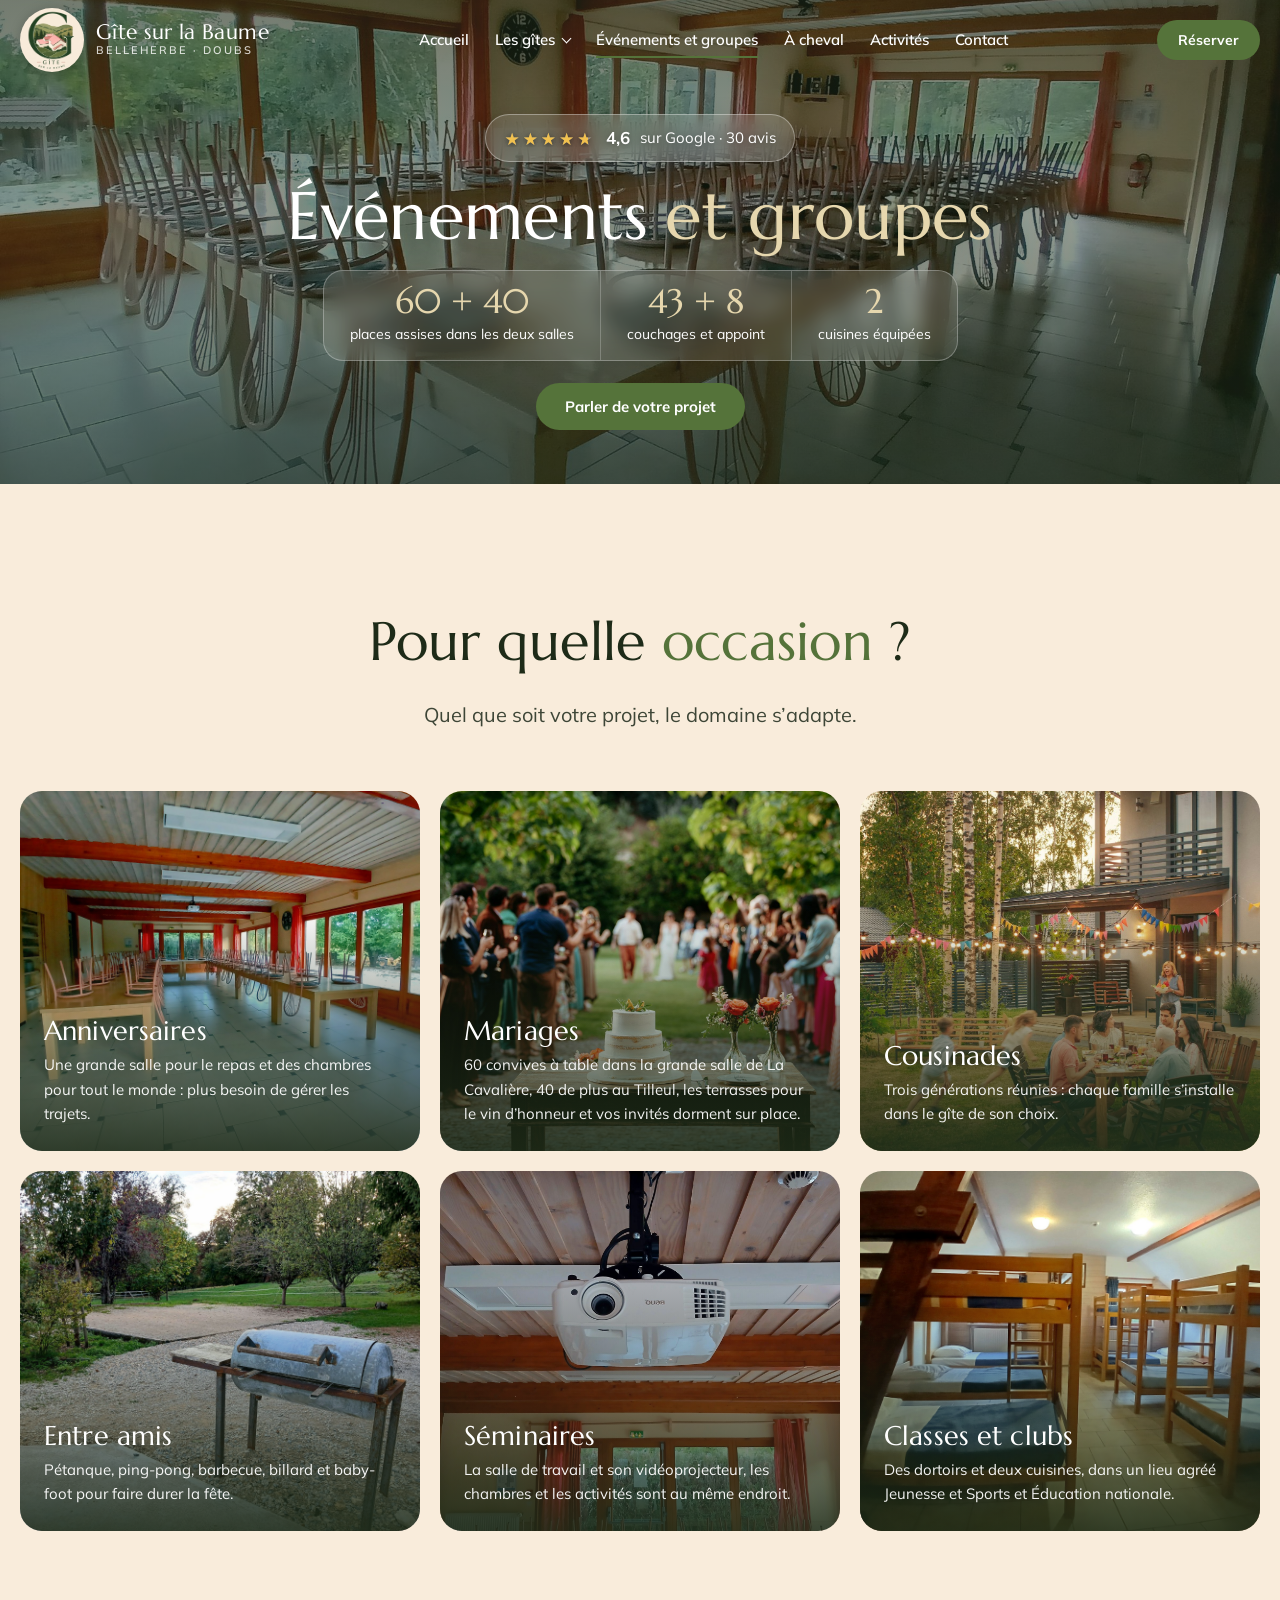
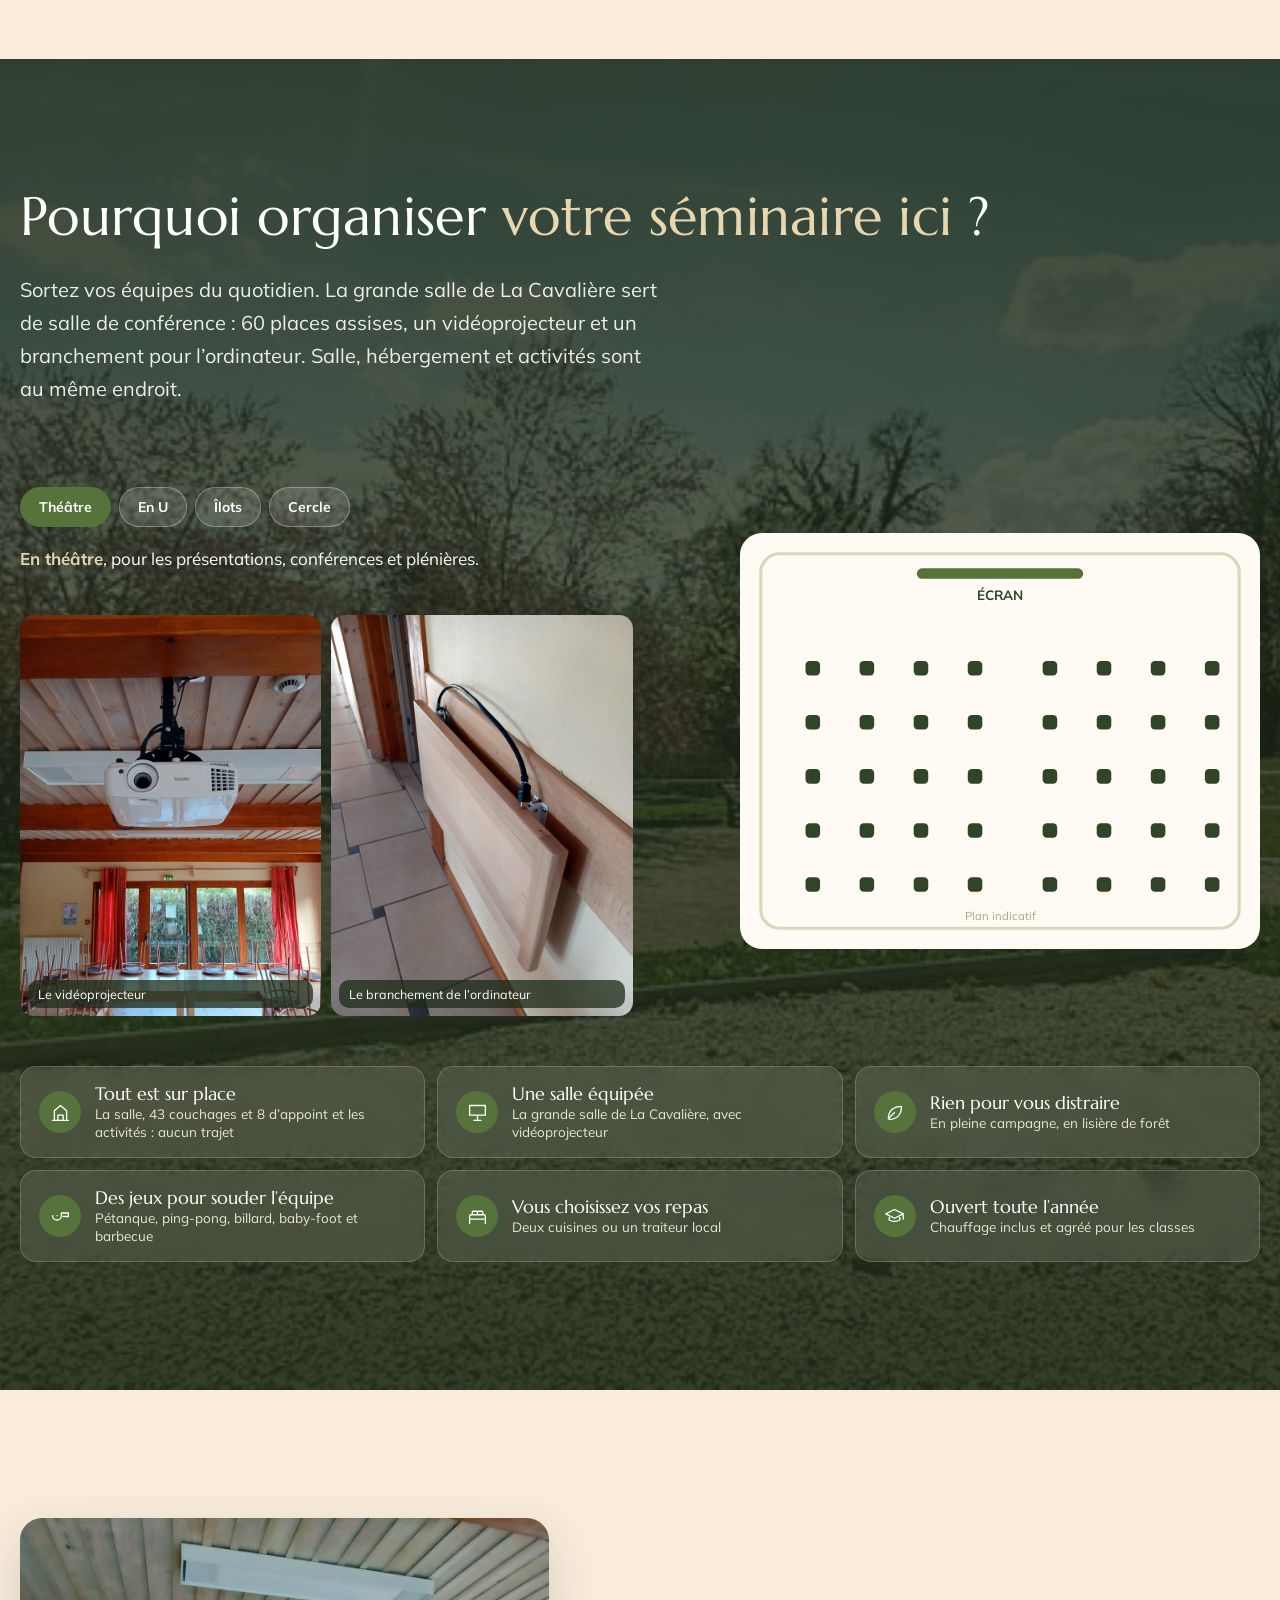
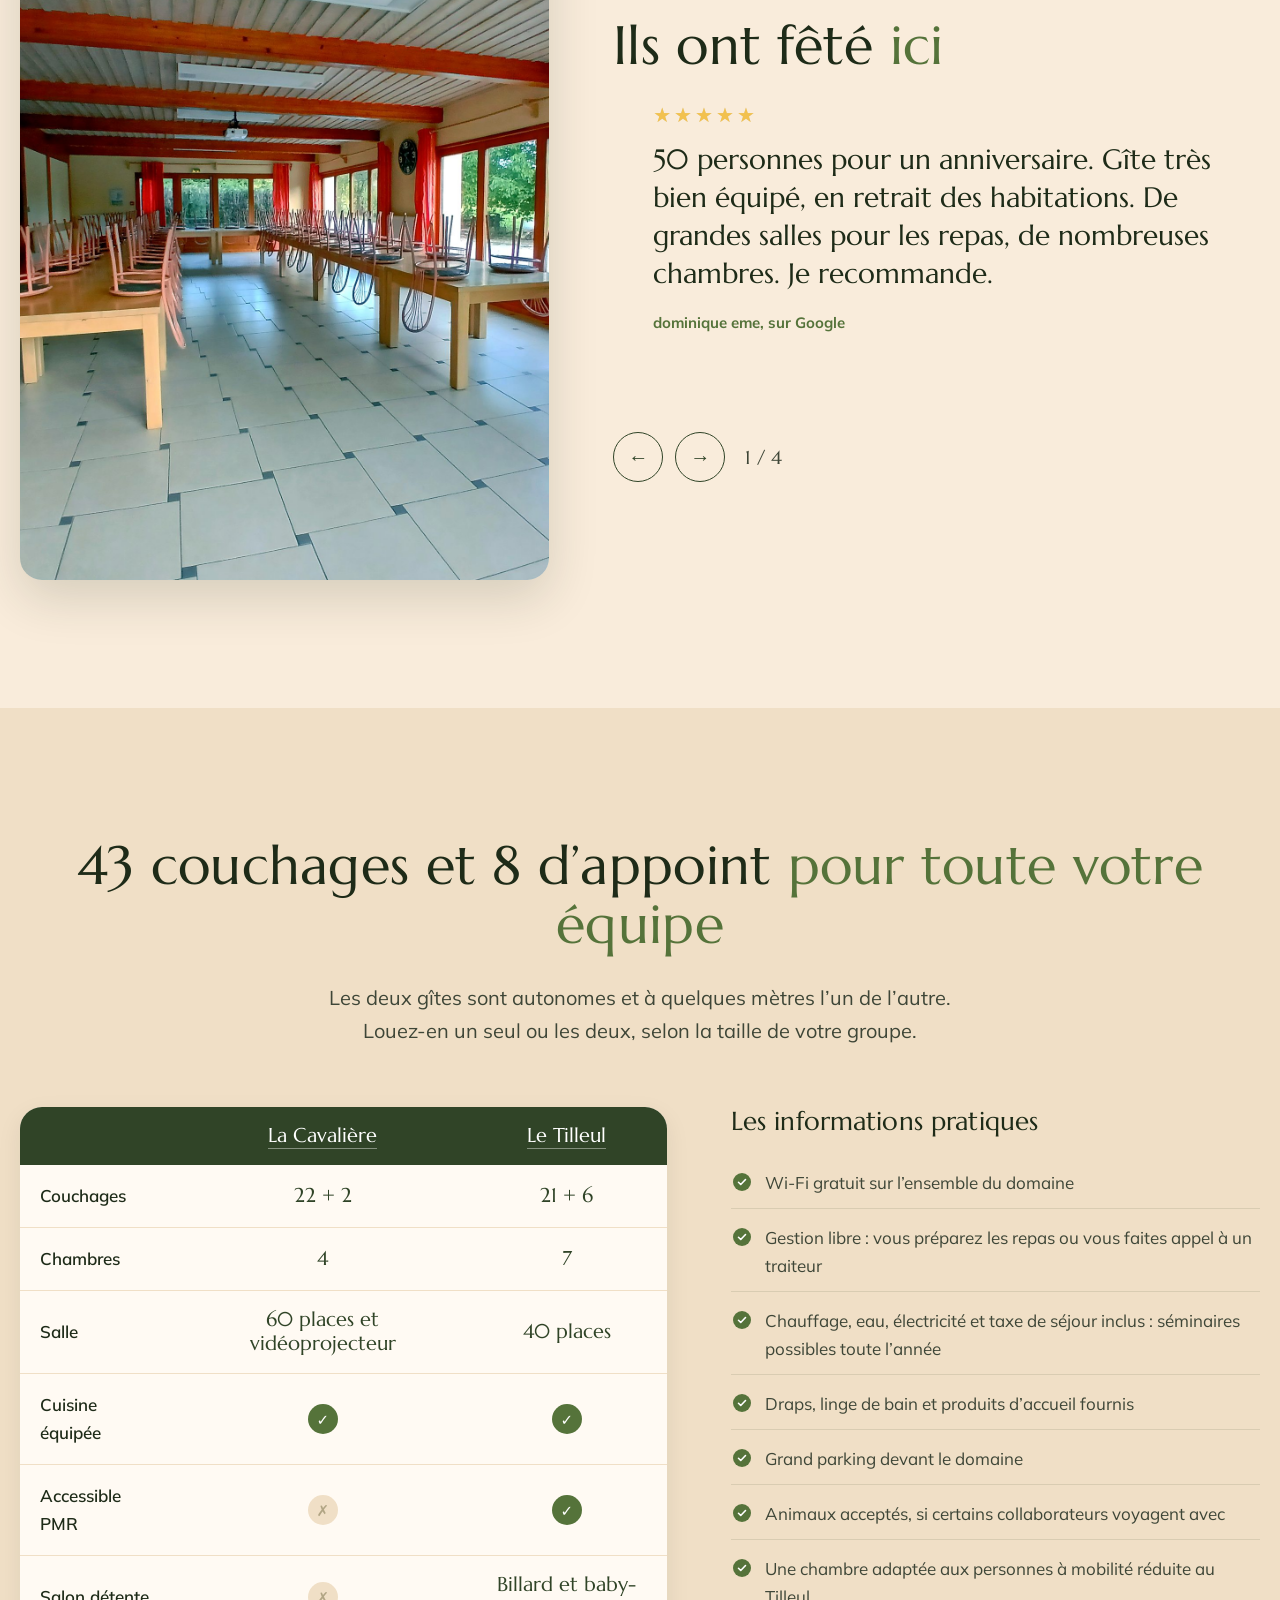
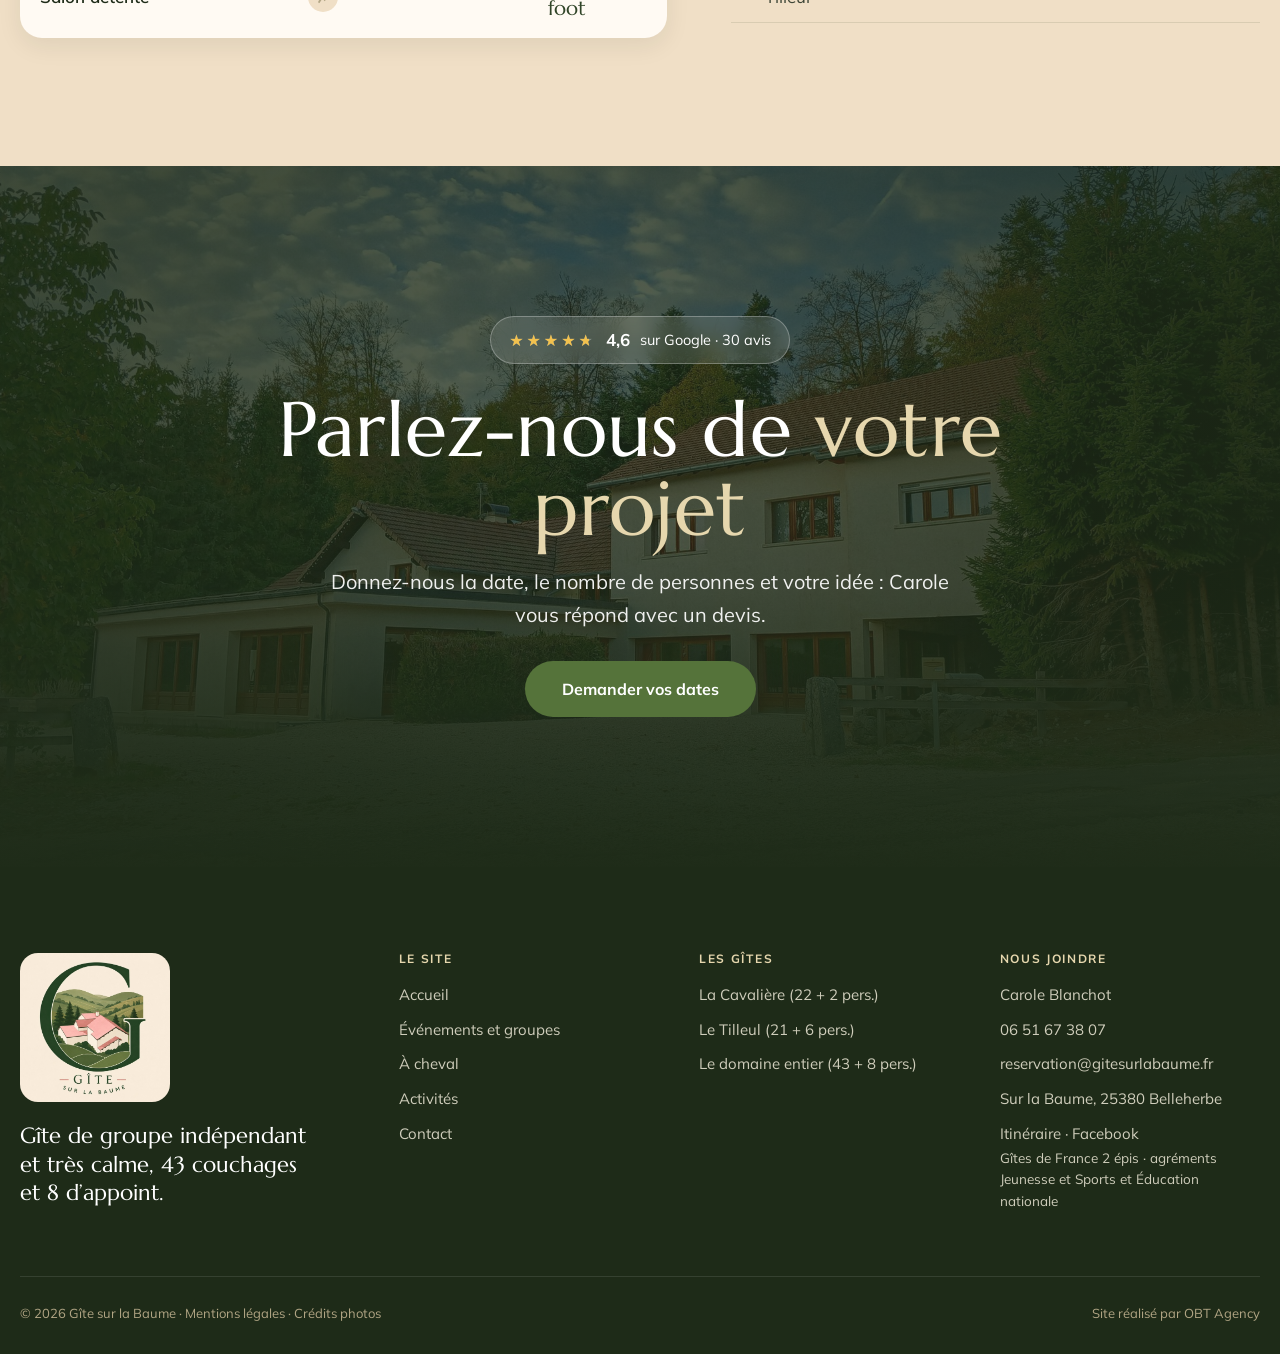
<file: evenements.html>
<!doctype html>
<html lang="fr">
<head>
<meta charset="utf-8">
<meta name="robots" content="noindex, nofollow">
<meta name="viewport" content="width=device-width, initial-scale=1">
<title>Événements et groupes · fêtes, mariages, séminaires · Gîte sur la Baume</title>
<meta name="description" content="Anniversaires, mariages, cousinades, séminaires, classes et clubs au Gîte sur la Baume : le domaine rien qu'à vous, deux salles de 60 et 40 places, un vidéoprojecteur, 43 couchages et 8 d'appoint.">
<meta name="theme-color" content="#304427">
<link rel="icon" href="images/logo-embleme.jpg">
<link rel="preload" href="fonts/marcellus-latin.woff2" as="font" type="font/woff2" crossorigin>
<link rel="preload" href="fonts/mulish-latin.woff2" as="font" type="font/woff2" crossorigin>
<link rel="stylesheet" href="css/style.css?v=3d191b0e">
<link rel="stylesheet" href="css/mobile.css?v=cad47864">

</head>
<body>

<a class="visuellement-cache" href="#contenu">Aller au contenu</a>
<div class="entete">
  <div class="entete__envelop">
    <a class="entete__logo" href="index.html" aria-label="Gîte sur la Baume, accueil">
      <img src="images/logo-heros.jpg" alt="Logo du Gîte sur la Baume" width="600" height="596">
      <span class="entete__nom">Gîte sur la Baume<small>Belleherbe · Doubs</small></span>
    </a>
    <nav aria-label="Menu principal">
      <ul class="menu">
        <li><a href="index.html">Accueil</a></li>
        <li class="menu__deroulant">
          <button class="menu__parent" type="button" aria-expanded="false" aria-haspopup="true">Les gîtes<span class="menu__fleche" aria-hidden="true"></span></button>
          <ul class="sous-menu">
            <li><a href="la-cavaliere.html"><strong>La Cavalière</strong><span>22 + 2 pers.</span></a></li>
            <li><a href="le-tilleul.html"><strong>Le Tilleul</strong><span>21 + 6 pers.</span></a></li>
            <li><a href="le-domaine.html"><strong>Le domaine entier</strong><span>43 + 8 pers.</span></a></li>
          </ul>
        </li>
        <li><a href="evenements.html" aria-current="page">Événements et groupes</a></li>
        <li><a href="cavaliers.html">À cheval</a></li>
        <li><a href="activites.html">Activités</a></li>
        <li><a href="contact.html">Contact</a></li>
      </ul>
    </nav>
    <a class="bouton entete__appel bouton--cta" href="contact.html#demande" data-reserver>Réserver</a>
    <button class="entete__burger" type="button" aria-label="Ouvrir le menu" aria-expanded="false"><span></span></button>
  </div>
</div>
<div id="contenu"></div>
<main>
<header class="heros heros--centre">
  <div class="heros__photo"><img src="images/cav-salle-3.jpg" alt="La grande salle de La Cavalière prête pour un repas de groupe" fetchpriority="high"></div>
  <div class="heros__contenu">
    <a class="note-heros note-heros--cadre" href="https://maps.google.com/?cid=1944867759614640810" target="_blank" rel="noopener"><span class="etoiles" style="--note:92%" role="img" aria-label="4,6 étoiles sur 5">★★★★★</span><strong>4,6</strong><span>sur Google · 30 avis</span></a>
    <h1>Événements <em>et groupes</em></h1>
    <ul class="chiffres-heros">
      <li><strong>60 + 40</strong>places assises dans les deux salles</li>
      <li><strong>43 + 8</strong>couchages et appoint</li>
      <li><strong>2</strong>cuisines équipées</li>
    </ul>
    <div class="boutons"><a class="bouton bouton--cta" href="contact.html?projet=fete#demande">Parler de votre projet</a></div>
  </div>
</header>

<section class="section" id="occasions">
  <div class="envelop">
    <div class="tete-section tete-section--centre apparait">
      <h2>Pour quelle <em>occasion</em> ?</h2>
      <p class="chapeau">Quel que soit votre projet, le domaine s’adapte.</p>
    </div>
    <div class="occasions apparait apparait--2">
      <a class="case" href="contact.html?projet=fete#demande">
        <img src="images/cav-salle-1.jpg" alt="La grande salle de La Cavalière" loading="lazy">
        <div><h3>Anniversaires</h3><p>Une grande salle pour le repas et des chambres pour tout le monde : plus besoin de gérer les trajets.</p></div>
      </a>
      <a class="case" href="contact.html?projet=mariage#demande">
        <img src="images/mariage-gateau.jpg" alt="Des invités réunis autour du gâteau de mariage" loading="lazy">
        <div><h3>Mariages</h3><p>60 convives à table dans la grande salle de La Cavalière, 40 de plus au Tilleul, les terrasses pour le vin d’honneur et vos invités dorment sur place.</p></div>
      </a>
      <a class="case" href="contact.html?projet=fete#demande">
        <img src="images/fete-famille-enfants.jpg" alt="Une famille réunie à table dans le jardin pendant que les enfants jouent" loading="lazy">
        <div><h3>Cousinades</h3><p>Trois générations réunies : chaque famille s’installe dans le gîte de son choix.</p></div>
      </a>
      <a class="case" href="contact.html?projet=fete#demande">
        <img src="images/cav-barbecue.jpg" alt="Le barbecue et le terrain de pétanque" loading="lazy">
        <div><h3>Entre amis</h3><p>Pétanque, ping-pong, barbecue, billard et baby-foot pour faire durer la fête.</p></div>
      </a>
      <a class="case" href="#seminaires">
        <img src="images/cav-videoprojecteur.jpg" alt="Le vidéoprojecteur de la grande salle de La Cavalière" loading="lazy">
        <div><h3>Séminaires</h3><p>La salle de travail et son vidéoprojecteur, les chambres et les activités sont au même endroit.</p></div>
      </a>
      <a class="case" href="contact.html?projet=groupe#demande">
        <img src="images/cav-dortoir-12.jpg" alt="Le grand dortoir de La Cavalière" loading="lazy">
        <div><h3>Classes et clubs</h3><p>Des dortoirs et deux cuisines, dans un lieu agréé Jeunesse et Sports et Éducation nationale.</p></div>
      </a>
    </div>
  </div>
</section>

<section class="section section--photo" id="seminaires">
  <div class="section__fond"><img src="images/parc-arbres.jpg" alt="" loading="lazy"></div>
  <div class="envelop">
    <div class="tete-section apparait">
      <h2>Pourquoi organiser <em>votre séminaire ici</em> ?</h2>
      <p class="chapeau">Sortez vos équipes du quotidien. La grande salle de La Cavalière sert de salle de conférence : 60 places assises, un vidéoprojecteur et un branchement pour l’ordinateur. Salle, hébergement et activités sont au même endroit.</p>
    </div>
    <div class="salle">
      <div class="apparait">
        <div class="configs" data-salle role="group" aria-label="Configuration de la salle">
          <button type="button" aria-pressed="true" data-config="theatre" data-usage="<strong>En théâtre</strong>, pour les présentations, conférences et plénières.">Théâtre</button>
          <button type="button" aria-pressed="false" data-config="u" data-usage="<strong>En U</strong>, pour les réunions interactives et les ateliers participatifs.">En U</button>
          <button type="button" aria-pressed="false" data-config="ilots" data-usage="<strong>En îlots</strong>, pour le travail en sous-groupes.">Îlots</button>
          <button type="button" aria-pressed="false" data-config="cercle" data-usage="<strong>En cercle</strong>, pour les échanges, les séances d’idées et les formations.">Cercle</button>
        </div>
        <p class="configs__usage" aria-live="polite"></p>
        <div class="seminaire-photos" data-groupe-photos>
          <figure><img src="images/cav-videoprojecteur.jpg" alt="Le vidéoprojecteur fixé au plafond de la grande salle" loading="lazy" data-agrandir><figcaption>Le vidéoprojecteur</figcaption></figure>
          <figure><img src="images/cav-branchement.jpg" alt="Le branchement et l’étagère pour l’ordinateur" loading="lazy" data-agrandir><figcaption>Le branchement de l’ordinateur</figcaption></figure>
        </div>
      </div>
      <div class="salle__plan apparait apparait--2">
        <svg viewBox="0 0 500 400" role="img" aria-label="Plan indicatif de la salle selon la configuration choisie">
          <rect x="20" y="20" width="460" height="360" rx="18" fill="none" stroke="#DCD4BC" stroke-width="3"/>
          <rect class="ecran" x="170" y="34" width="160" height="10" rx="5"/>
          <text x="250" y="64" text-anchor="middle" font-size="13" fill="#304427" font-family="Mulish, sans-serif" font-weight="700">ÉCRAN</text>
          <g data-tables></g>
          <text x="250" y="372" text-anchor="middle" font-size="11" fill="#B1A584" font-family="Mulish, sans-serif">Plan indicatif</text>
        </svg>
      </div>
    </div>
    <ul class="points-forts apparait">
      <li><span class="icone-rond"><svg class="ico" viewBox="0 0 24 24" aria-hidden="true"><path d="M3 21h18M5 21V10l7-6 7 6v11M9 21v-6h6v6"/></svg></span><span><strong>Tout est sur place</strong>La salle, 43 couchages et 8 d’appoint et les activités : aucun trajet</span></li>
      <li><span class="icone-rond"><svg class="ico" viewBox="0 0 24 24" aria-hidden="true"><path d="M3 4h18v11H3zM8 21h8M12 15v6"/></svg></span><span><strong>Une salle équipée</strong>La grande salle de La Cavalière, avec vidéoprojecteur</span></li>
      <li><span class="icone-rond"><svg class="ico" viewBox="0 0 24 24" aria-hidden="true"><path d="M5 19c0-9 6-14 15-14 0 9-5 15-14 15M5 19l7-7"/></svg></span><span><strong>Rien pour vous distraire</strong>En pleine campagne, en lisière de forêt</span></li>
      <li><span class="icone-rond"><svg class="ico" viewBox="0 0 24 24" aria-hidden="true"><path d="M3 11a5 5 0 1 0 10 0V8h8v4h-6M8 11h.01"/></svg></span><span><strong>Des jeux pour souder l’équipe</strong>Pétanque, ping-pong, billard, baby-foot et barbecue</span></li>
      <li><span class="icone-rond"><svg class="ico" viewBox="0 0 24 24" aria-hidden="true"><path d="M3 18v-6a2 2 0 0 1 2-2h14a2 2 0 0 1 2 2v6M3 15h18M3 18v2M21 18v2M6 10V7a1 1 0 0 1 1-1h4a1 1 0 0 1 1 1v3M12 10V7a1 1 0 0 1 1-1h4a1 1 0 0 1 1 1v3"/></svg></span><span><strong>Vous choisissez vos repas</strong>Deux cuisines ou un traiteur local</span></li>
      <li><span class="icone-rond"><svg class="ico" viewBox="0 0 24 24" aria-hidden="true"><path d="M2 9l10-5 10 5-10 5zM6 11v5c3 2 9 2 12 0v-5M22 9v6"/></svg></span><span><strong>Ouvert toute l’année</strong>Chauffage inclus et agréé pour les classes</span></li>
    </ul>
  </div>
</section>

<section class="section" id="temoignages">
  <div class="envelop temoins" data-temoins>
    <div class="temoins__photo apparait"><img src="images/cav-salle-1.jpg" alt="La grande salle de La Cavalière" loading="lazy"></div>
    <div class="apparait apparait--2">
      <h2>Ils ont fêté <em>ici</em></h2>
      <div class="temoins__liste">
        <figure class="temoin" data-photo="images/cav-salle-1.jpg"><span class="etoiles" style="--note:100%" role="img" aria-label="5 étoiles sur 5">★★★★★</span><blockquote>50 personnes pour un anniversaire. Gîte très bien équipé, en retrait des habitations. De grandes salles pour les repas, de nombreuses chambres. Je recommande.</blockquote><footer>dominique eme, sur Google</footer></figure>
        <figure class="temoin" data-photo="images/cav-terrasse.jpg"><span class="etoiles" style="--note:100%" role="img" aria-label="5 étoiles sur 5">★★★★★</span><blockquote>Les extérieurs sont idéalement situés afin de pouvoir profiter des belles nuits d’été grâce à son terrain de pétanque et sa grande terrasse.</blockquote><footer>Thomas Boucher, venu fêter ses 10 ans de mariage, sur Google</footer></figure>
        <figure class="temoin" data-photo="images/cav-cuisine.jpg"><span class="etoiles" style="--note:100%" role="img" aria-label="5 étoiles sur 5">★★★★★</span><blockquote>Nous avons loué le gîte ce weekend pour fêter un anniversaire. Les propriétaires nous ont bien accueillis et se sont montrés très gentils pour répondre à toutes nos questions. Les chambres sont très propres et la cuisine bien équipée.</blockquote><footer>Sarah Btn, sur Google</footer></figure>
        <figure class="temoin" data-photo="images/til-chambre-etage.jpg"><span class="etoiles" style="--note:100%" role="img" aria-label="5 étoiles sur 5">★★★★★</span><blockquote>Super endroit pour faire la fête. Des grandes chambres des jolies souvenir.</blockquote><footer>FRANCK DELFORGE, sur Google</footer></figure>
      </div>
      <div class="temoins__nav">
        <button class="fleche" type="button" data-temoin-g aria-label="Avis précédent">←</button>
        <button class="fleche" type="button" data-temoin-d aria-label="Avis suivant">→</button>
        <span class="temoins__compte">1 / 4</span>
      </div>
    </div>
  </div>
</section>

<section class="section section--fonce" id="equipe">
  <div class="envelop">
    <div class="tete-section tete-section--centre apparait">
      <h2>43 couchages et 8 d’appoint <em>pour toute votre équipe</em></h2>
      <p class="chapeau">Les deux gîtes sont autonomes et à quelques mètres l’un de l’autre. Louez-en un seul ou les deux, selon la taille de votre groupe.</p>
    </div>
    <div class="equipe apparait apparait--2">
      <table class="comparatif">
        <thead><tr><th scope="col"><span class="visuellement-cache">Ce qui compte</span></th><th scope="col"><a href="la-cavaliere.html">La Cavalière</a></th><th scope="col"><a href="le-tilleul.html">Le Tilleul</a></th></tr></thead>
        <tbody>
          <tr><th scope="row">Couchages</th><td>22 + 2</td><td>21 + 6</td></tr>
          <tr><th scope="row">Chambres</th><td>4</td><td>7</td></tr>
          <tr><th scope="row">Salle</th><td>60 places et vidéoprojecteur</td><td>40 places</td></tr>
          <tr><th scope="row">Cuisine équipée</th><td><span class="coche" role="img" aria-label="oui">✓</span></td><td><span class="coche" role="img" aria-label="oui">✓</span></td></tr>
          <tr><th scope="row">Accessible PMR</th><td><span class="non" role="img" aria-label="non">✗</span></td><td><span class="coche" role="img" aria-label="oui">✓</span></td></tr>
          <tr><th scope="row">Salon détente</th><td><span class="non" role="img" aria-label="non">✗</span></td><td>Billard et baby-foot</td></tr>
        </tbody>
      </table>
      <div class="pratique-sem">
        <h3>Les informations pratiques</h3>
        <ul class="liste-cochee">
          <li>Wi-Fi gratuit sur l’ensemble du domaine</li>
          <li>Gestion libre : vous préparez les repas ou vous faites appel à un traiteur</li>
          <li>Chauffage, eau, électricité et taxe de séjour inclus : séminaires possibles toute l’année</li>
          <li>Draps, linge de bain et produits d’accueil fournis</li>
          <li>Grand parking devant le domaine</li>
          <li>Animaux acceptés, si certains collaborateurs voyagent avec</li>
          <li>Une chambre adaptée aux personnes à mobilité réduite au Tilleul</li>
        </ul>
      </div>
    </div>
  </div>
</section>

<section class="appel" id="appel">
  <div class="appel__fond"><img src="images/ext-deux-gites.jpg" alt="" loading="lazy"></div>
  <div class="appel__contenu">
    <a class="appel__avis" href="https://maps.google.com/?cid=1944867759614640810" target="_blank" rel="noopener"><span class="etoiles" style="--note:92%" role="img" aria-label="4,6 étoiles sur 5">★★★★★</span><strong>4,6</strong><span>sur Google · 30 avis</span></a>
    <h2>Parlez-nous de <em>votre projet</em></h2>
    <p class="appel__sous">Donnez-nous la date, le nombre de personnes et votre idée : Carole vous répond avec un devis.</p>
    <a class="bouton bouton--grand bouton--cta" href="contact.html?projet=fete#demande">Demander vos dates</a>
  </div>
</section>
</main>
<footer class="pied">
  <div class="envelop">
    <div class="pied__haut">
      <div>
        <img class="pied__logo" src="images/logo.jpg" alt="Gîte sur la Baume" width="1080" height="1073" loading="lazy">
        <p class="pied__accroche">Gîte de groupe indépendant et très calme, 43 couchages et 8 d’appoint.</p>
      </div>
      <div>
        <h3>Le site</h3>
        <ul>
          <li><a href="index.html">Accueil</a></li>
          <li><a href="evenements.html">Événements et groupes</a></li>
          <li><a href="cavaliers.html">À cheval</a></li>
          <li><a href="activites.html">Activités</a></li>
          <li><a href="contact.html">Contact</a></li>
        </ul>
      </div>
      <div>
        <h3>Les gîtes</h3>
        <ul>
          <li><a href="la-cavaliere.html">La Cavalière (22 + 2 pers.)</a></li>
          <li><a href="le-tilleul.html">Le Tilleul (21 + 6 pers.)</a></li>
          <li><a href="le-domaine.html">Le domaine entier (43 + 8 pers.)</a></li>
        </ul>
      </div>
      <div>
        <h3>Nous joindre</h3>
        <ul>
          <li>Carole Blanchot</li>
          <li><a href="tel:+33651673807">06 51 67 38 07</a></li>
          <li><a href="mailto:reservation@gitesurlabaume.fr">reservation@gitesurlabaume.fr</a></li>
          <li>Sur la Baume, 25380 Belleherbe</li>
          <li><a href="https://maps.google.com/?cid=1944867759614640810" target="_blank" rel="noopener">Itinéraire</a> · <a href="https://www.facebook.com/profile.php?id=100094727396490" target="_blank" rel="noopener">Facebook</a></li>
        </ul>
        <p class="pied__labels">Gîtes de France 2 épis · agréments Jeunesse et Sports et Éducation nationale</p>
      </div>
    </div>
    <div class="pied__bas">
      <span>© <span data-annee>2026</span> Gîte sur la Baume · <a href="mentions-legales.html">Mentions légales</a> · <a href="mentions-legales.html#credits">Crédits photos</a></span>
      <span>Site réalisé par OBT Agency</span>
    </div>
  </div>
</footer>
<script src="js/main.js?v=fafd0d5c"></script>
<script src="js/mobile.js?v=3ced1ad4"></script>
<div class="resa-panneau" id="reserver" role="dialog" aria-modal="true" aria-labelledby="resa-titre" hidden>
  <div class="resa-panneau__voile" data-resa-fermer></div>
  <div class="resa-panneau__boite">
    <div class="resa-panneau__tete">
      <h2 id="resa-titre">Réserver</h2>
      <button class="resa-panneau__fermer" type="button" data-resa-fermer aria-label="Fermer le panneau de réservation"><span aria-hidden="true">×</span></button>
    </div>
    <p class="resa-panneau__intro">Choisissez votre gîte, puis vos dates : les jours libres et le prix s’affichent tout de suite.</p>
    <div class="resa-choix">
      <button class="resa-carte" type="button" data-gite="le-domaine" aria-pressed="false"><img src="images/ciel-cour.jpg" alt="" loading="lazy"><span><strong>Le domaine entier</strong><small>43 + 8 pers.</small></span></button>
      <button class="resa-carte" type="button" data-gite="la-cavaliere" aria-pressed="false"><img src="images/cav-salle-1.jpg" alt="" loading="lazy"><span><strong>La Cavalière</strong><small>22 + 2 pers.</small></span></button>
      <button class="resa-carte" type="button" data-gite="le-tilleul" aria-pressed="false"><img src="images/til-batiment.jpg" alt="" loading="lazy"><span><strong>Le Tilleul</strong><small>21 + 6 pers.</small></span></button>
    </div>
    <div class="resa-moteur" data-resa-moteur><p class="resa-moteur__vide">Choisissez un gîte pour voir ses disponibilités et ses prix.</p></div>
    <p class="resa-note">Aucun paiement sur le site : Carole confirme votre demande puis vous envoie la facture, à régler par virement. Elle répond du lundi au vendredi.</p>
  </div>
</div>
<script src="js/reservation.js?v=bc8d2914"></script>
</body>
</html>
</file>
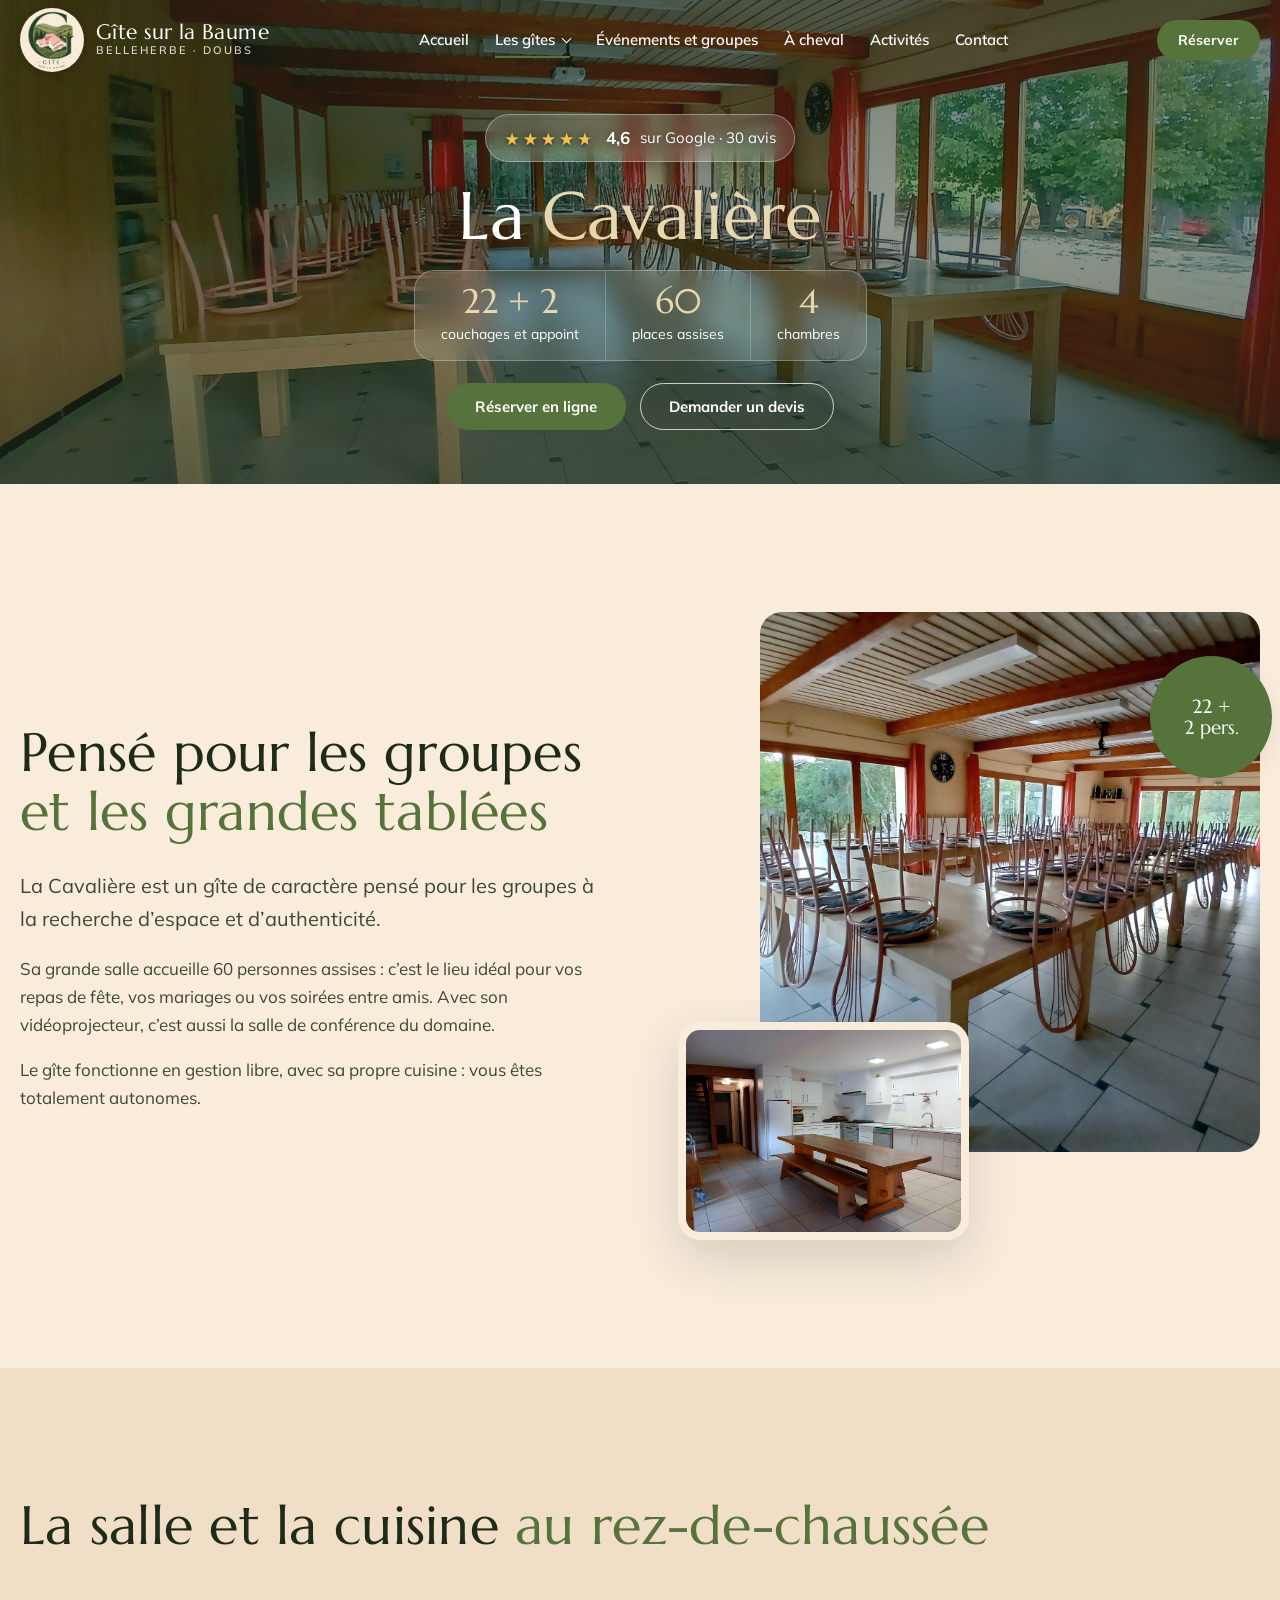
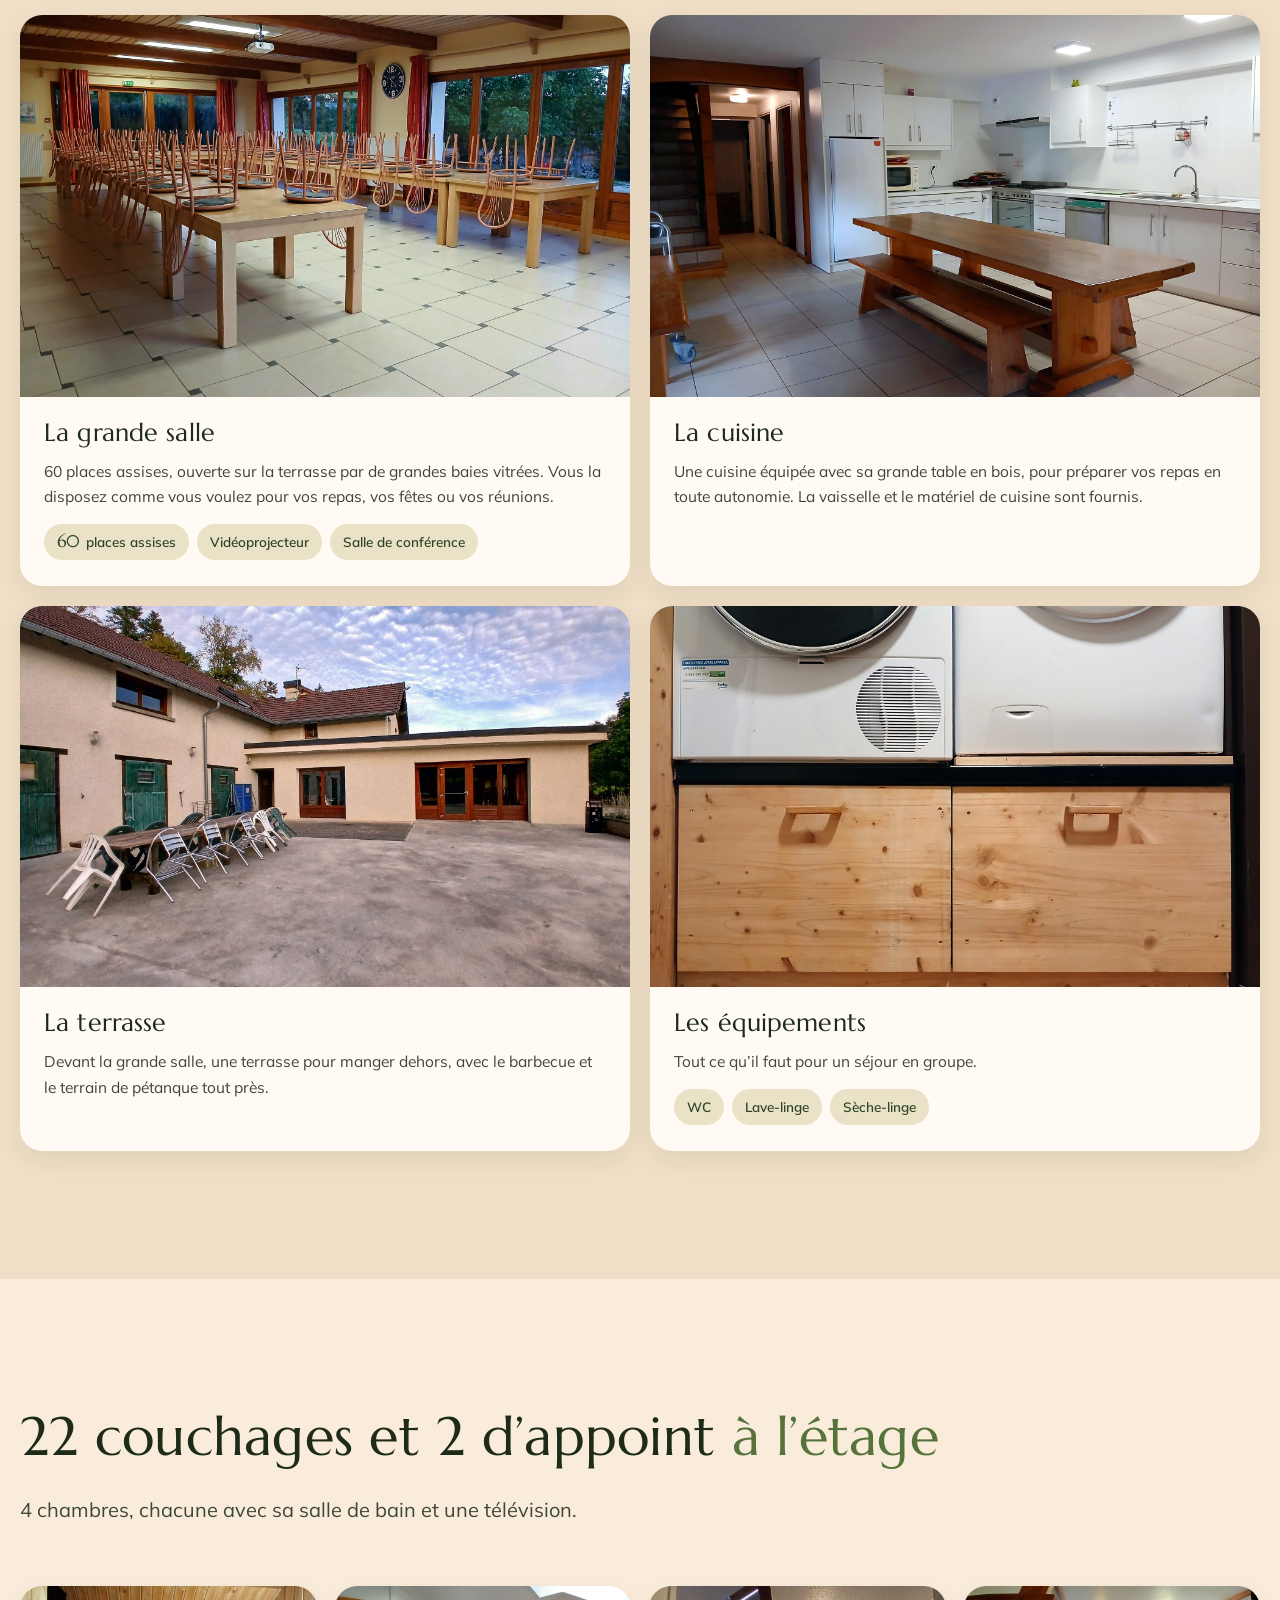
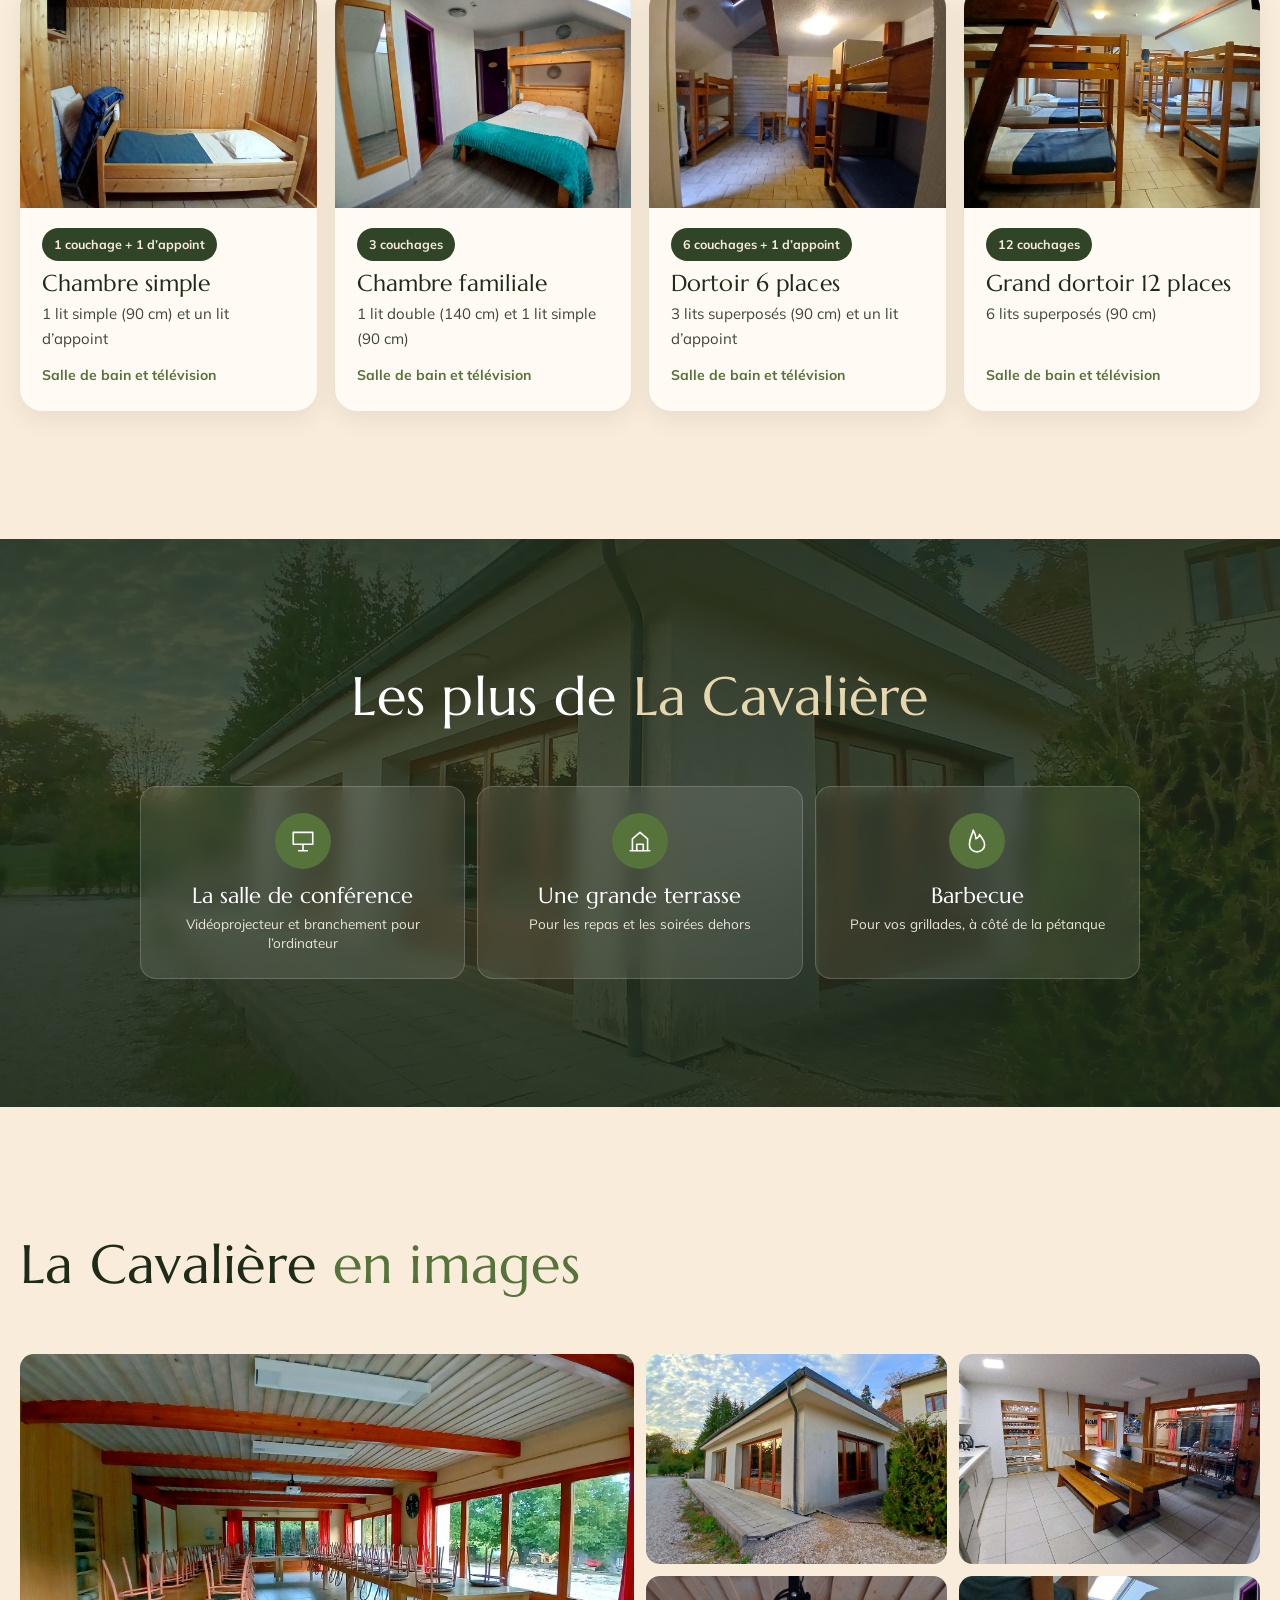
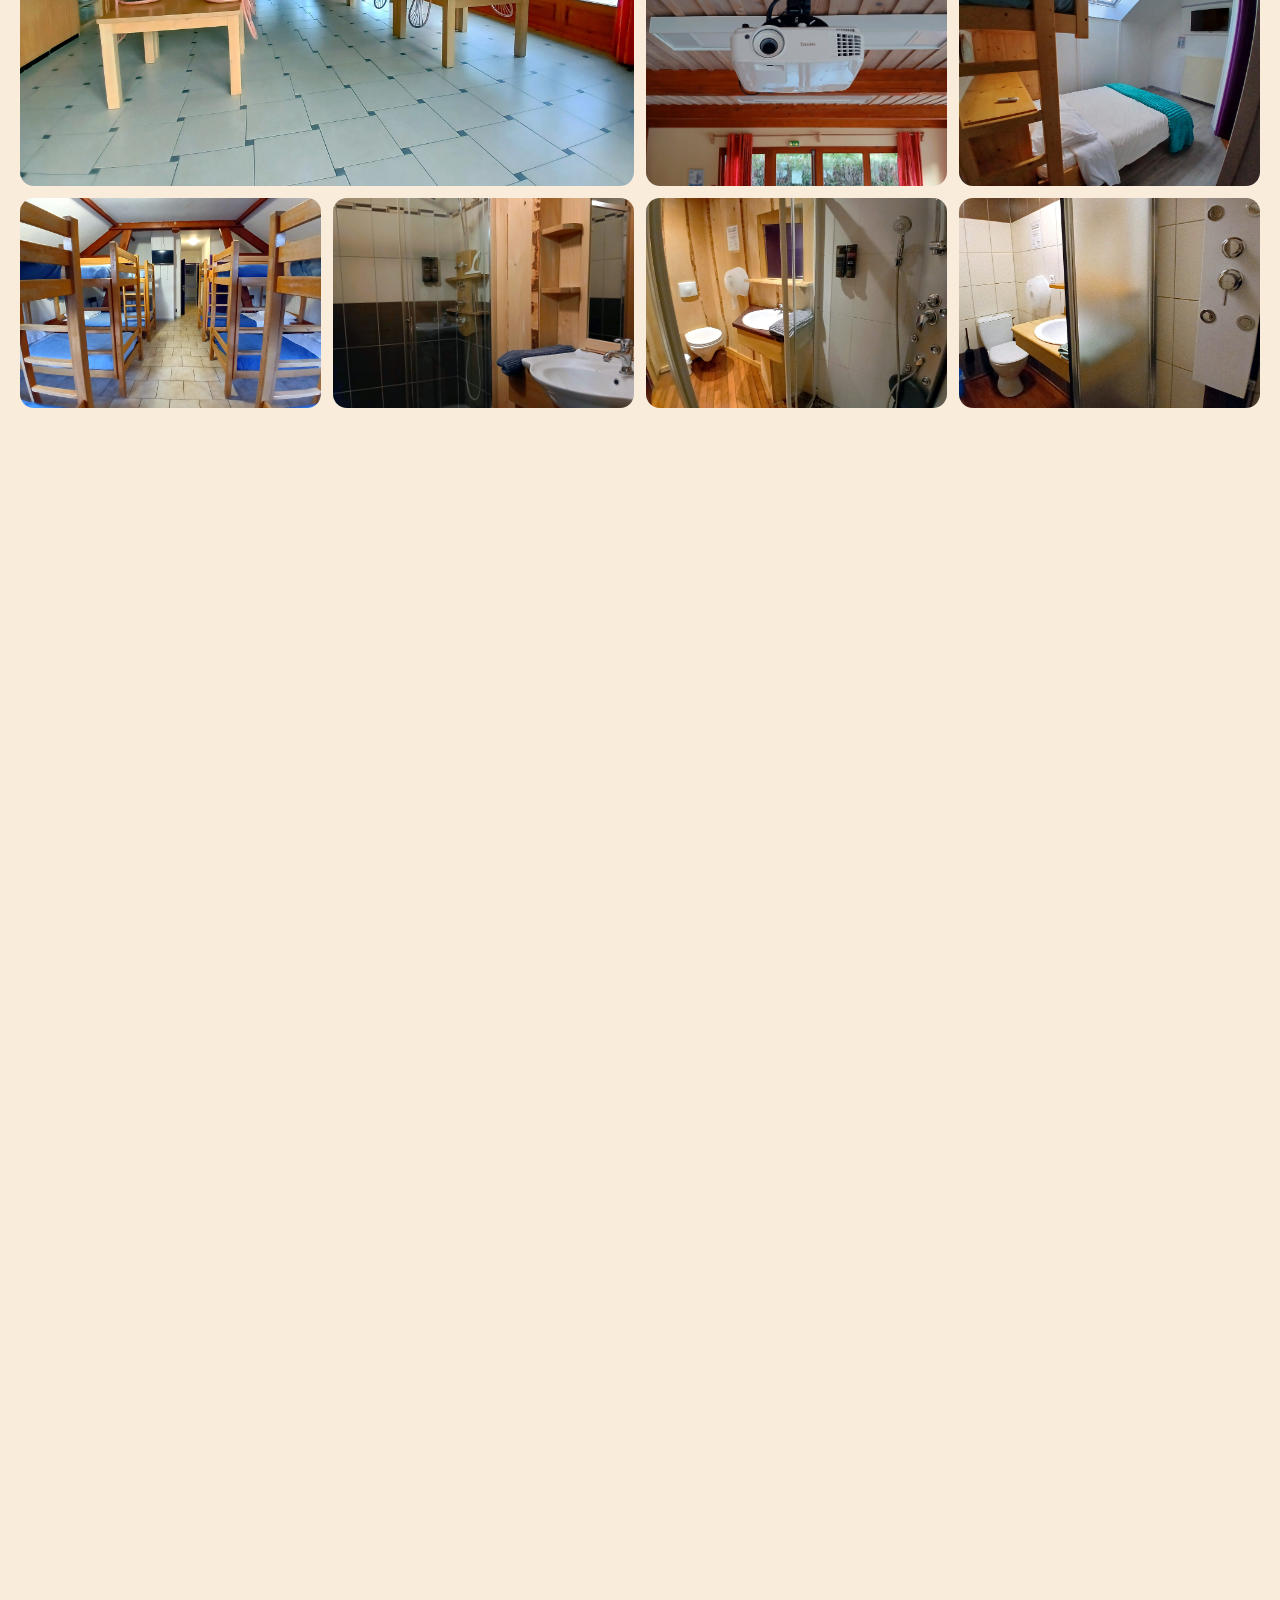
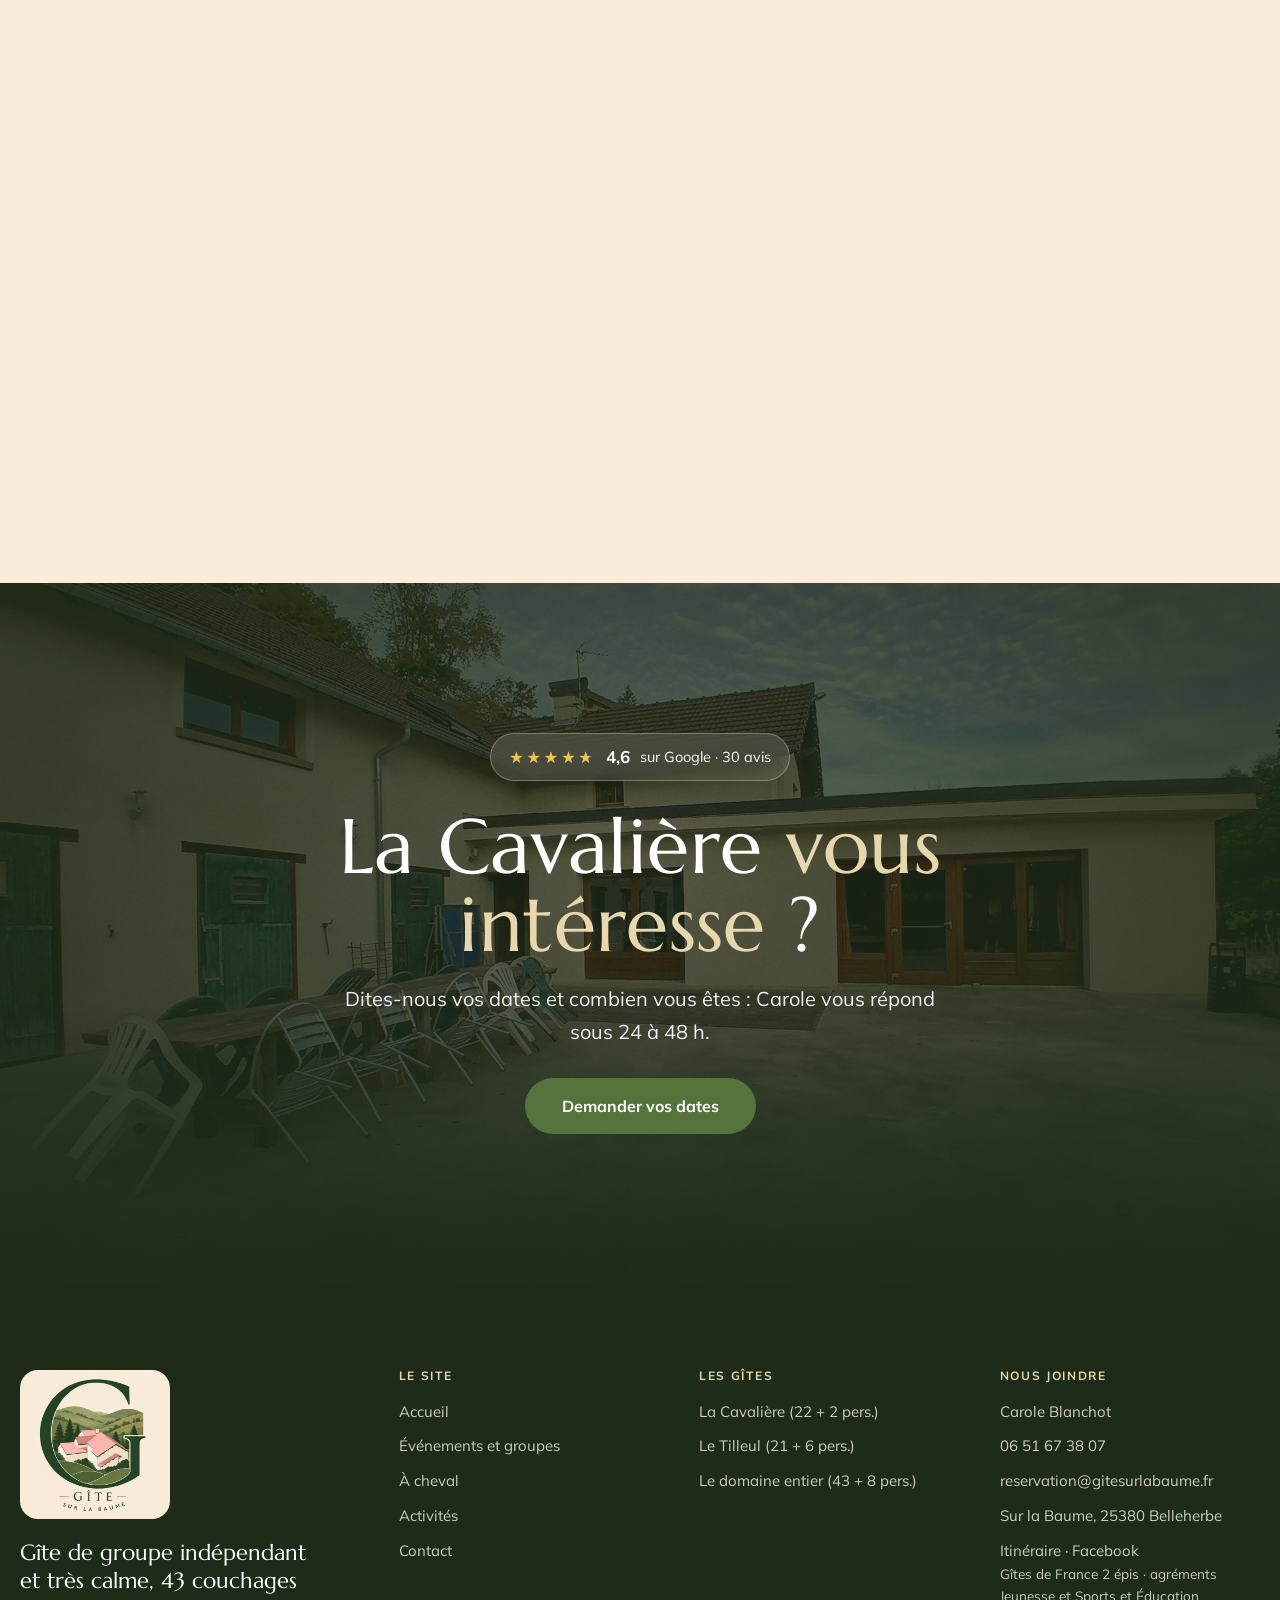
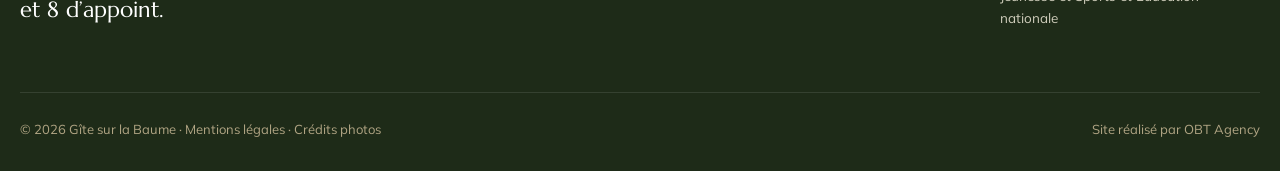
<file: la-cavaliere.html>
<!doctype html>
<html lang="fr">
<head>
<meta charset="utf-8">
<meta name="robots" content="noindex, nofollow">
<meta name="viewport" content="width=device-width, initial-scale=1">
<title>La Cavalière · gîte de groupe 22 couchages et 2 d’appoint · Gîte sur la Baume</title>
<meta name="description" content="La Cavalière, gîte de groupe de 22 couchages et 2 d'appoint à Belleherbe (Doubs) : grande salle de 60 places assises qui sert aussi de salle de conférence, cuisine équipée et 4 chambres avec salle de bain.">
<meta name="theme-color" content="#304427">
<link rel="icon" href="images/logo-embleme.jpg">
<link rel="preload" href="fonts/marcellus-latin.woff2" as="font" type="font/woff2" crossorigin>
<link rel="preload" href="fonts/mulish-latin.woff2" as="font" type="font/woff2" crossorigin>
<link rel="stylesheet" href="css/style.css?v=3d191b0e">
<link rel="stylesheet" href="css/mobile.css?v=cad47864">

</head>
<body>

<a class="visuellement-cache" href="#contenu">Aller au contenu</a>
<div class="entete">
  <div class="entete__envelop">
    <a class="entete__logo" href="index.html" aria-label="Gîte sur la Baume, accueil">
      <img src="images/logo-heros.jpg" alt="Logo du Gîte sur la Baume" width="600" height="596">
      <span class="entete__nom">Gîte sur la Baume<small>Belleherbe · Doubs</small></span>
    </a>
    <nav aria-label="Menu principal">
      <ul class="menu">
        <li><a href="index.html">Accueil</a></li>
        <li class="menu__deroulant">
          <button class="menu__parent" type="button" aria-expanded="false" aria-haspopup="true" aria-current="page">Les gîtes<span class="menu__fleche" aria-hidden="true"></span></button>
          <ul class="sous-menu">
            <li><a href="la-cavaliere.html" aria-current="page"><strong>La Cavalière</strong><span>22 + 2 pers.</span></a></li>
            <li><a href="le-tilleul.html"><strong>Le Tilleul</strong><span>21 + 6 pers.</span></a></li>
            <li><a href="le-domaine.html"><strong>Le domaine entier</strong><span>43 + 8 pers.</span></a></li>
          </ul>
        </li>
        <li><a href="evenements.html">Événements et groupes</a></li>
        <li><a href="cavaliers.html">À cheval</a></li>
        <li><a href="activites.html">Activités</a></li>
        <li><a href="contact.html">Contact</a></li>
      </ul>
    </nav>
    <a class="bouton entete__appel bouton--cta" href="contact.html#demande" data-reserver>Réserver</a>
    <button class="entete__burger" type="button" aria-label="Ouvrir le menu" aria-expanded="false"><span></span></button>
  </div>
</div>
<div id="contenu"></div>
<main>
<header class="heros heros--centre">
  <div class="heros__photo"><img src="images/cav-salle-1.jpg" alt="La grande salle de La Cavalière" fetchpriority="high"></div>
  <div class="heros__contenu">
    <a class="note-heros note-heros--cadre" href="https://maps.google.com/?cid=1944867759614640810" target="_blank" rel="noopener"><span class="etoiles" style="--note:92%" role="img" aria-label="4,6 étoiles sur 5">★★★★★</span><strong>4,6</strong><span>sur Google · 30 avis</span></a>
    <h1>La <em>Cavalière</em></h1>
    <ul class="chiffres-heros">
      <li><strong>22 + 2</strong>couchages et appoint</li>
      <li><strong>60</strong>places assises</li>
      <li><strong>4</strong>chambres</li>
    </ul>
    <div class="boutons"><a class="bouton bouton--cta" href="contact.html?gite=cavaliere#demande" data-reserver="la-cavaliere">Réserver en ligne</a><a class="bouton bouton--clair bouton--cta" href="contact.html?gite=cavaliere#demande">Demander un devis</a></div>
  </div>
</header>

<section class="section" id="presentation">
  <div class="envelop split">
    <div class="apparait">
      <h2>Pensé pour les groupes <em>et les grandes tablées</em></h2>
      <p class="chapeau">La Cavalière est un gîte de caractère pensé pour les groupes à la recherche d’espace et d’authenticité.</p>
      <p>Sa grande salle accueille 60 personnes assises : c’est le lieu idéal pour vos repas de fête, vos mariages ou vos soirées entre amis. Avec son vidéoprojecteur, c’est aussi la salle de conférence du domaine.</p>
      <p>Le gîte fonctionne en gestion libre, avec sa propre cuisine : vous êtes totalement autonomes.</p>
    </div>
    <div class="superposees apparait apparait--2" data-groupe-photos>
      <div class="superposees__grande photo-cadre"><img src="images/cav-salle-3.jpg" alt="Les longues tables de la grande salle" loading="lazy" data-agrandir></div>
      <div class="superposees__petite photo-cadre"><img src="images/cav-cuisine.jpg" alt="La cuisine de La Cavalière" loading="lazy" data-agrandir></div>
      <span class="superposees__cachet">22 + 2 pers.</span>
    </div>
  </div>
</section>

<section class="section section--fonce" id="rez-de-chaussee">
  <div class="envelop">
    <div class="tete-section apparait">
      <h2>La salle et la cuisine <em>au rez-de-chaussée</em></h2>
    </div>
    <div class="pieces pieces--2 apparait apparait--2" data-groupe-photos>
      <article class="piece">
        <div class="piece__photo"><img src="images/cav-salle-2.jpg" alt="La grande salle et ses baies vitrées" loading="lazy" data-agrandir></div>
        <div class="piece__texte">
          <h3>La grande salle</h3>
          <p>60 places assises, ouverte sur la terrasse par de grandes baies vitrées. Vous la disposez comme vous voulez pour vos repas, vos fêtes ou vos réunions.</p>
          <ul class="piece__liste"><li><strong>60</strong>places assises</li><li>Vidéoprojecteur</li><li>Salle de conférence</li></ul>
        </div>
      </article>
      <article class="piece">
        <div class="piece__photo"><img src="images/cav-cuisine.jpg" alt="La cuisine de La Cavalière et sa grande table" loading="lazy" data-agrandir></div>
        <div class="piece__texte">
          <h3>La cuisine</h3>
          <p>Une cuisine équipée avec sa grande table en bois, pour préparer vos repas en toute autonomie. La vaisselle et le matériel de cuisine sont fournis.</p>
        </div>
      </article>
      <article class="piece">
        <div class="piece__photo"><img src="images/cav-terrasse.jpg" alt="La terrasse de La Cavalière" loading="lazy" data-agrandir></div>
        <div class="piece__texte">
          <h3>La terrasse</h3>
          <p>Devant la grande salle, une terrasse pour manger dehors, avec le barbecue et le terrain de pétanque tout près.</p>
        </div>
      </article>
      <article class="piece">
        <div class="piece__photo"><img src="images/cav-buanderie.jpg" alt="Le lave-linge et le sèche-linge" loading="lazy" data-agrandir></div>
        <div class="piece__texte">
          <h3>Les équipements</h3>
          <p>Tout ce qu’il faut pour un séjour en groupe.</p>
          <ul class="piece__liste"><li>WC</li><li>Lave-linge</li><li>Sèche-linge</li></ul>
        </div>
      </article>
    </div>
  </div>
</section>

<section class="section" id="etage">
  <div class="envelop">
    <div class="tete-section apparait">
      <h2>22 couchages et 2 d’appoint <em>à l’étage</em></h2>
      <p class="chapeau">4 chambres, chacune avec sa salle de bain et une télévision.</p>
    </div>
    <div class="chambres apparait apparait--2" data-groupe-photos>
      <article class="chambre">
        <div class="chambre__photo"><img src="images/cav-chambre-simple.jpg" alt="La chambre simple et son lit d’appoint replié" loading="lazy" data-agrandir></div>
        <div class="chambre__texte"><span class="chambre__nb">1 couchage + 1 d’appoint</span><h3>Chambre simple</h3><p>1 lit simple (90 cm) et un lit d’appoint</p><p class="chambre__plus">Salle de bain et télévision</p></div>
      </article>
      <article class="chambre">
        <div class="chambre__photo"><img src="images/cav-chambre-familiale.jpg" alt="La chambre familiale" loading="lazy" data-agrandir></div>
        <div class="chambre__texte"><span class="chambre__nb">3 couchages</span><h3>Chambre familiale</h3><p>1 lit double (140 cm) et 1 lit simple (90 cm)</p><p class="chambre__plus">Salle de bain et télévision</p></div>
      </article>
      <article class="chambre">
        <div class="chambre__photo"><img src="images/cav-dortoir-6.jpg" alt="Le dortoir de 6 places" loading="lazy" data-agrandir></div>
        <div class="chambre__texte"><span class="chambre__nb">6 couchages + 1 d’appoint</span><h3>Dortoir 6 places</h3><p>3 lits superposés (90 cm) et un lit d’appoint</p><p class="chambre__plus">Salle de bain et télévision</p></div>
      </article>
      <article class="chambre">
        <div class="chambre__photo"><img src="images/cav-dortoir-12.jpg" alt="Le grand dortoir de 12 places" loading="lazy" data-agrandir></div>
        <div class="chambre__texte"><span class="chambre__nb">12 couchages</span><h3>Grand dortoir 12 places</h3><p>6 lits superposés (90 cm)</p><p class="chambre__plus">Salle de bain et télévision</p></div>
      </article>
    </div>
  </div>
</section>

<section class="section section--photo" id="plus">
  <div class="section__fond"><img src="images/cav-salle-dehors.jpg" alt="" loading="lazy"></div>
  <div class="envelop">
    <div class="tete-section tete-section--centre apparait">
      <h2>Les plus de <em>La Cavalière</em></h2>
    </div>
    <ul class="points-forts points-forts--3 apparait apparait--2">
      <li><span class="icone-rond"><svg class="ico" viewBox="0 0 24 24" aria-hidden="true"><path d="M3 4h18v11H3zM8 21h8M12 15v6"/></svg></span><span><strong>La salle de conférence</strong>Vidéoprojecteur et branchement pour l’ordinateur</span></li>
      <li><span class="icone-rond"><svg class="ico" viewBox="0 0 24 24" aria-hidden="true"><path d="M3 21h18M5 21V10l7-6 7 6v11M9 21v-6h6v6"/></svg></span><span><strong>Une grande terrasse</strong>Pour les repas et les soirées dehors</span></li>
      <li><span class="icone-rond"><svg class="ico" viewBox="0 0 24 24" aria-hidden="true"><path d="M12 22c4 0 7-2.8 7-6.8 0-4-3-6.2-4.5-9.2-.8 2.4-2.2 3.4-3.5 3.9C11 7 10 4.5 8.5 2 8 6 5 9 5 15.2 5 19.2 8 22 12 22z"/></svg></span><span><strong>Barbecue</strong>Pour vos grillades, à côté de la pétanque</span></li>
    </ul>
  </div>
</section>

<section class="section" id="images">
  <div class="envelop">
    <div class="tete-section apparait">
      <h2>La Cavalière <em>en images</em></h2>
    </div>
    <div class="galerie apparait apparait--2" data-groupe-photos>
      <img src="images/cav-salle-1.jpg" alt="La grande salle de 60 places" loading="lazy" data-agrandir>
      <img src="images/cav-salle-dehors.jpg" alt="La grande salle vue de dehors" loading="lazy" data-agrandir>
      <img src="images/cav-cuisine-2.jpg" alt="La table de la cuisine" loading="lazy" data-agrandir>
      <img src="images/cav-videoprojecteur.jpg" alt="Le vidéoprojecteur de la grande salle" loading="lazy" data-agrandir>
      <img src="images/cav-chambre-familiale-2.jpg" alt="La chambre familiale, côté fenêtre de toit" loading="lazy" data-agrandir>
      <img src="images/cav-dortoir-12-2.jpg" alt="Le grand dortoir, vu de l’autre bout" loading="lazy" data-agrandir>
      <img src="images/cav-sdb-1.jpg" alt="Une salle de bain de La Cavalière" loading="lazy" data-agrandir>
      <img src="images/cav-sdb-2.jpg" alt="Une salle de bain de La Cavalière" loading="lazy" data-agrandir>
      <img src="images/cav-sdb-3.jpg" alt="Une salle d’eau de La Cavalière" loading="lazy" data-agrandir>
    </div>
  </div>
</section>

<section class="section" id="autres">
  <div class="envelop">
    <div class="tete-section tete-section--centre apparait">
      <h2>Découvrez <em>aussi</em></h2>
    </div>
    <div class="autres-gites apparait apparait--2">
      <a class="gite" href="le-tilleul.html">
        <img src="images/til-salle-1.jpg" alt="La salle à manger du Tilleul" loading="lazy">
        <span class="gite__plus" aria-hidden="true">→</span>
        <span class="gite__texte"><span class="gite__chiffre">21 + 6 pers.</span><h3>Le Tilleul</h3><p>Le gîte familial et accessible.</p></span>
      </a>
      <a class="gite" href="le-domaine.html">
        <img src="images/ciel-hameau.jpg" alt="Le domaine entier vu du ciel" loading="lazy">
        <span class="gite__plus" aria-hidden="true">→</span>
        <span class="gite__texte"><span class="gite__chiffre">43 + 8 pers.</span><h3>Le domaine entier</h3><p>Les deux gîtes, rien que pour vous.</p></span>
      </a>
    </div>
  </div>
</section>

<section class="section" id="location">
  <div class="envelop">
    <div class="tete-section tete-section--centre apparait">
      <h2>Comment se passe <em>la location</em></h2>
      <p class="chapeau">Choisissez vos dates : le prix du séjour s’affiche tout de suite.</p>
    </div>
    <div class="tarifs-plus apparait apparait--2">
      <div>
        <h3>Les règles de location</h3>
        <ul class="liste-cochee">
          <li>Le week-end se loue uniquement en forfait 2 nuits, du vendredi au dimanche</li>
          <li>Les nuits en semaine se louent du lundi au jeudi</li>
          <li>Vous louez un gîte entier, quel que soit le nombre de personnes</li>
          <li>Le ménage de fin de séjour est ajouté au prix : 230 € par gîte, le double pour le domaine entier</li>
          <li>Horaires, caution et règles de la maison : <a href="https://drive.google.com/file/d/10II9hGCozoDqivMk6igySHxoMZzGrWh1/view" target="_blank" rel="noopener">le règlement intérieur</a></li>
        </ul>
      </div>
      <div>
        <h3>Compris dans le prix</h3>
        <ul class="liste-cochee">
          <li>La taxe de séjour, l’eau, l’électricité et le chauffage</li>
          <li>Les draps, la literie et le linge de bain</li>
          <li>Le gel douche, le shampooing et le papier toilette</li>
          <li>Les produits ménagers, la vaisselle et le matériel de cuisine</li>
          <li>Le Wi-Fi, les lits parapluie, la chaise haute et le parking</li>
        </ul>
      </div>
    </div>
    <p class="location__bouton apparait"><a class="bouton bouton--cta" href="contact.html?gite=la-cavaliere#demande" data-reserver="la-cavaliere">Réserver en ligne</a></p>
  </div>
</section>

<section class="appel" id="appel">
  <div class="appel__fond"><img src="images/cav-terrasse.jpg" alt="" loading="lazy"></div>
  <div class="appel__contenu">
    <a class="appel__avis" href="https://maps.google.com/?cid=1944867759614640810" target="_blank" rel="noopener"><span class="etoiles" style="--note:92%" role="img" aria-label="4,6 étoiles sur 5">★★★★★</span><strong>4,6</strong><span>sur Google · 30 avis</span></a>
    <h2>La Cavalière <em>vous intéresse</em> ?</h2>
    <p class="appel__sous">Dites-nous vos dates et combien vous êtes : Carole vous répond sous 24 à 48 h.</p>
    <a class="bouton bouton--grand bouton--cta" href="contact.html?projet=sejour&amp;gite=cavaliere#demande">Demander vos dates</a>
  </div>
</section>
</main>
<footer class="pied">
  <div class="envelop">
    <div class="pied__haut">
      <div>
        <img class="pied__logo" src="images/logo.jpg" alt="Gîte sur la Baume" width="1080" height="1073" loading="lazy">
        <p class="pied__accroche">Gîte de groupe indépendant et très calme, 43 couchages et 8 d’appoint.</p>
      </div>
      <div>
        <h3>Le site</h3>
        <ul>
          <li><a href="index.html">Accueil</a></li>
          <li><a href="evenements.html">Événements et groupes</a></li>
          <li><a href="cavaliers.html">À cheval</a></li>
          <li><a href="activites.html">Activités</a></li>
          <li><a href="contact.html">Contact</a></li>
        </ul>
      </div>
      <div>
        <h3>Les gîtes</h3>
        <ul>
          <li><a href="la-cavaliere.html">La Cavalière (22 + 2 pers.)</a></li>
          <li><a href="le-tilleul.html">Le Tilleul (21 + 6 pers.)</a></li>
          <li><a href="le-domaine.html">Le domaine entier (43 + 8 pers.)</a></li>
        </ul>
      </div>
      <div>
        <h3>Nous joindre</h3>
        <ul>
          <li>Carole Blanchot</li>
          <li><a href="tel:+33651673807">06 51 67 38 07</a></li>
          <li><a href="mailto:reservation@gitesurlabaume.fr">reservation@gitesurlabaume.fr</a></li>
          <li>Sur la Baume, 25380 Belleherbe</li>
          <li><a href="https://maps.google.com/?cid=1944867759614640810" target="_blank" rel="noopener">Itinéraire</a> · <a href="https://www.facebook.com/profile.php?id=100094727396490" target="_blank" rel="noopener">Facebook</a></li>
        </ul>
        <p class="pied__labels">Gîtes de France 2 épis · agréments Jeunesse et Sports et Éducation nationale</p>
      </div>
    </div>
    <div class="pied__bas">
      <span>© <span data-annee>2026</span> Gîte sur la Baume · <a href="mentions-legales.html">Mentions légales</a> · <a href="mentions-legales.html#credits">Crédits photos</a></span>
      <span>Site réalisé par OBT Agency</span>
    </div>
  </div>
</footer>
<script src="js/main.js?v=fafd0d5c"></script>
<script src="js/mobile.js?v=3ced1ad4"></script>
<div class="resa-panneau" id="reserver" role="dialog" aria-modal="true" aria-labelledby="resa-titre" hidden>
  <div class="resa-panneau__voile" data-resa-fermer></div>
  <div class="resa-panneau__boite">
    <div class="resa-panneau__tete">
      <h2 id="resa-titre">Réserver</h2>
      <button class="resa-panneau__fermer" type="button" data-resa-fermer aria-label="Fermer le panneau de réservation"><span aria-hidden="true">×</span></button>
    </div>
    <p class="resa-panneau__intro">Choisissez votre gîte, puis vos dates : les jours libres et le prix s’affichent tout de suite.</p>
    <div class="resa-choix">
      <button class="resa-carte" type="button" data-gite="le-domaine" aria-pressed="false"><img src="images/ciel-cour.jpg" alt="" loading="lazy"><span><strong>Le domaine entier</strong><small>43 + 8 pers.</small></span></button>
      <button class="resa-carte" type="button" data-gite="la-cavaliere" aria-pressed="false"><img src="images/cav-salle-1.jpg" alt="" loading="lazy"><span><strong>La Cavalière</strong><small>22 + 2 pers.</small></span></button>
      <button class="resa-carte" type="button" data-gite="le-tilleul" aria-pressed="false"><img src="images/til-batiment.jpg" alt="" loading="lazy"><span><strong>Le Tilleul</strong><small>21 + 6 pers.</small></span></button>
    </div>
    <div class="resa-moteur" data-resa-moteur><p class="resa-moteur__vide">Choisissez un gîte pour voir ses disponibilités et ses prix.</p></div>
    <p class="resa-note">Aucun paiement sur le site : Carole confirme votre demande puis vous envoie la facture, à régler par virement. Elle répond du lundi au vendredi.</p>
  </div>
</div>
<script src="js/reservation.js?v=bc8d2914"></script>
</body>
</html>
</file>
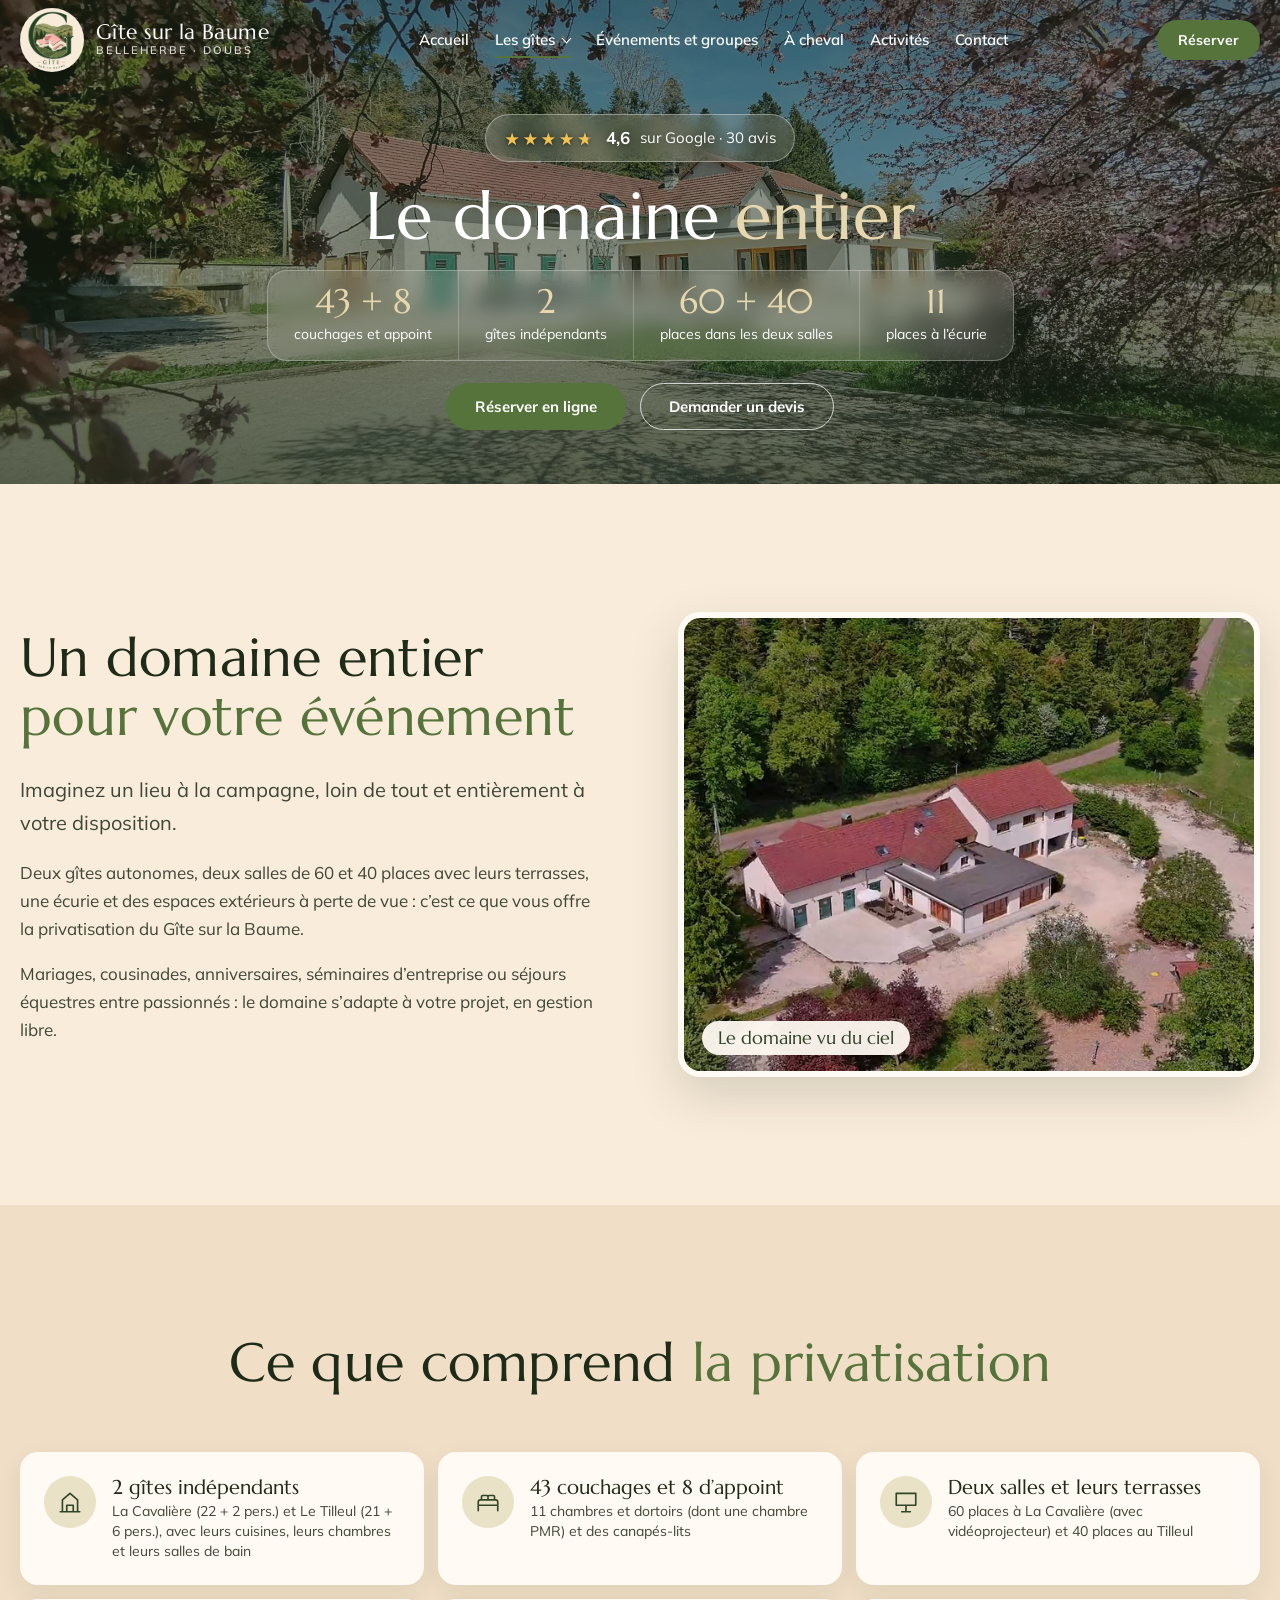
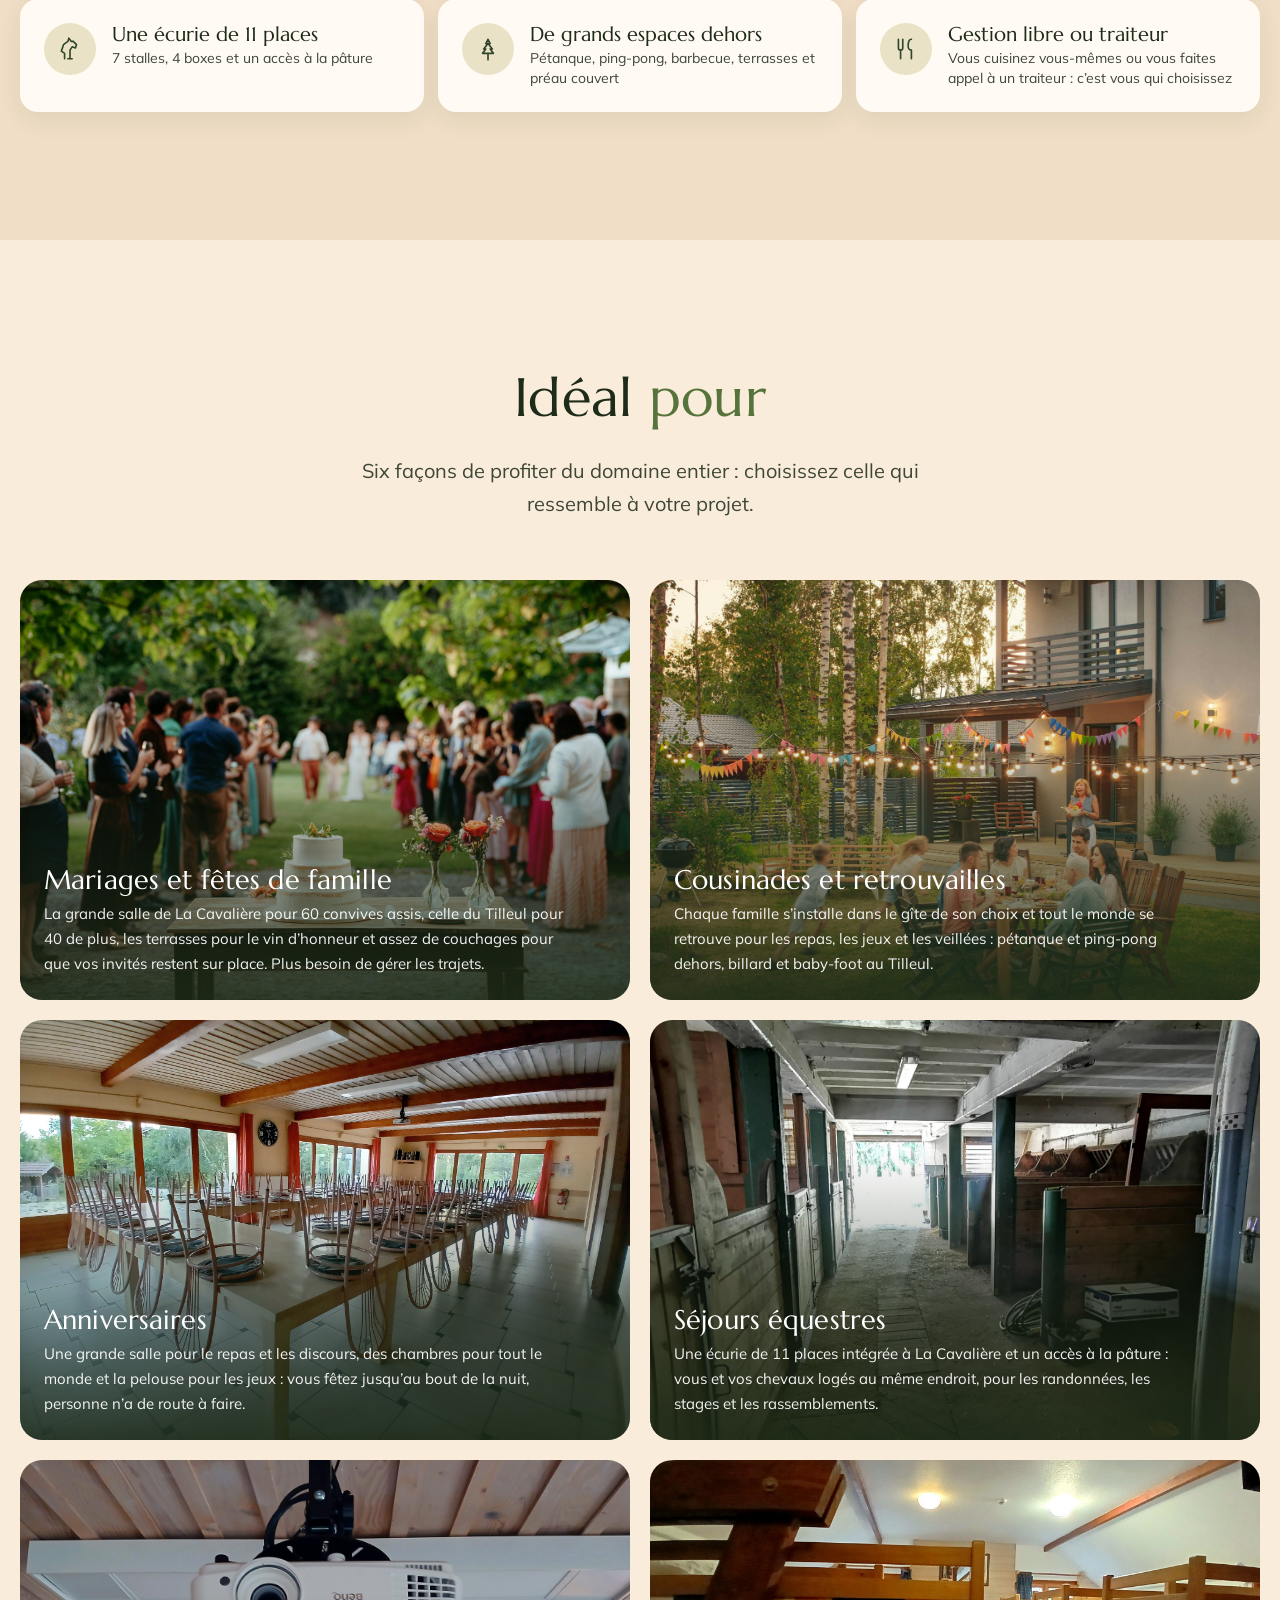
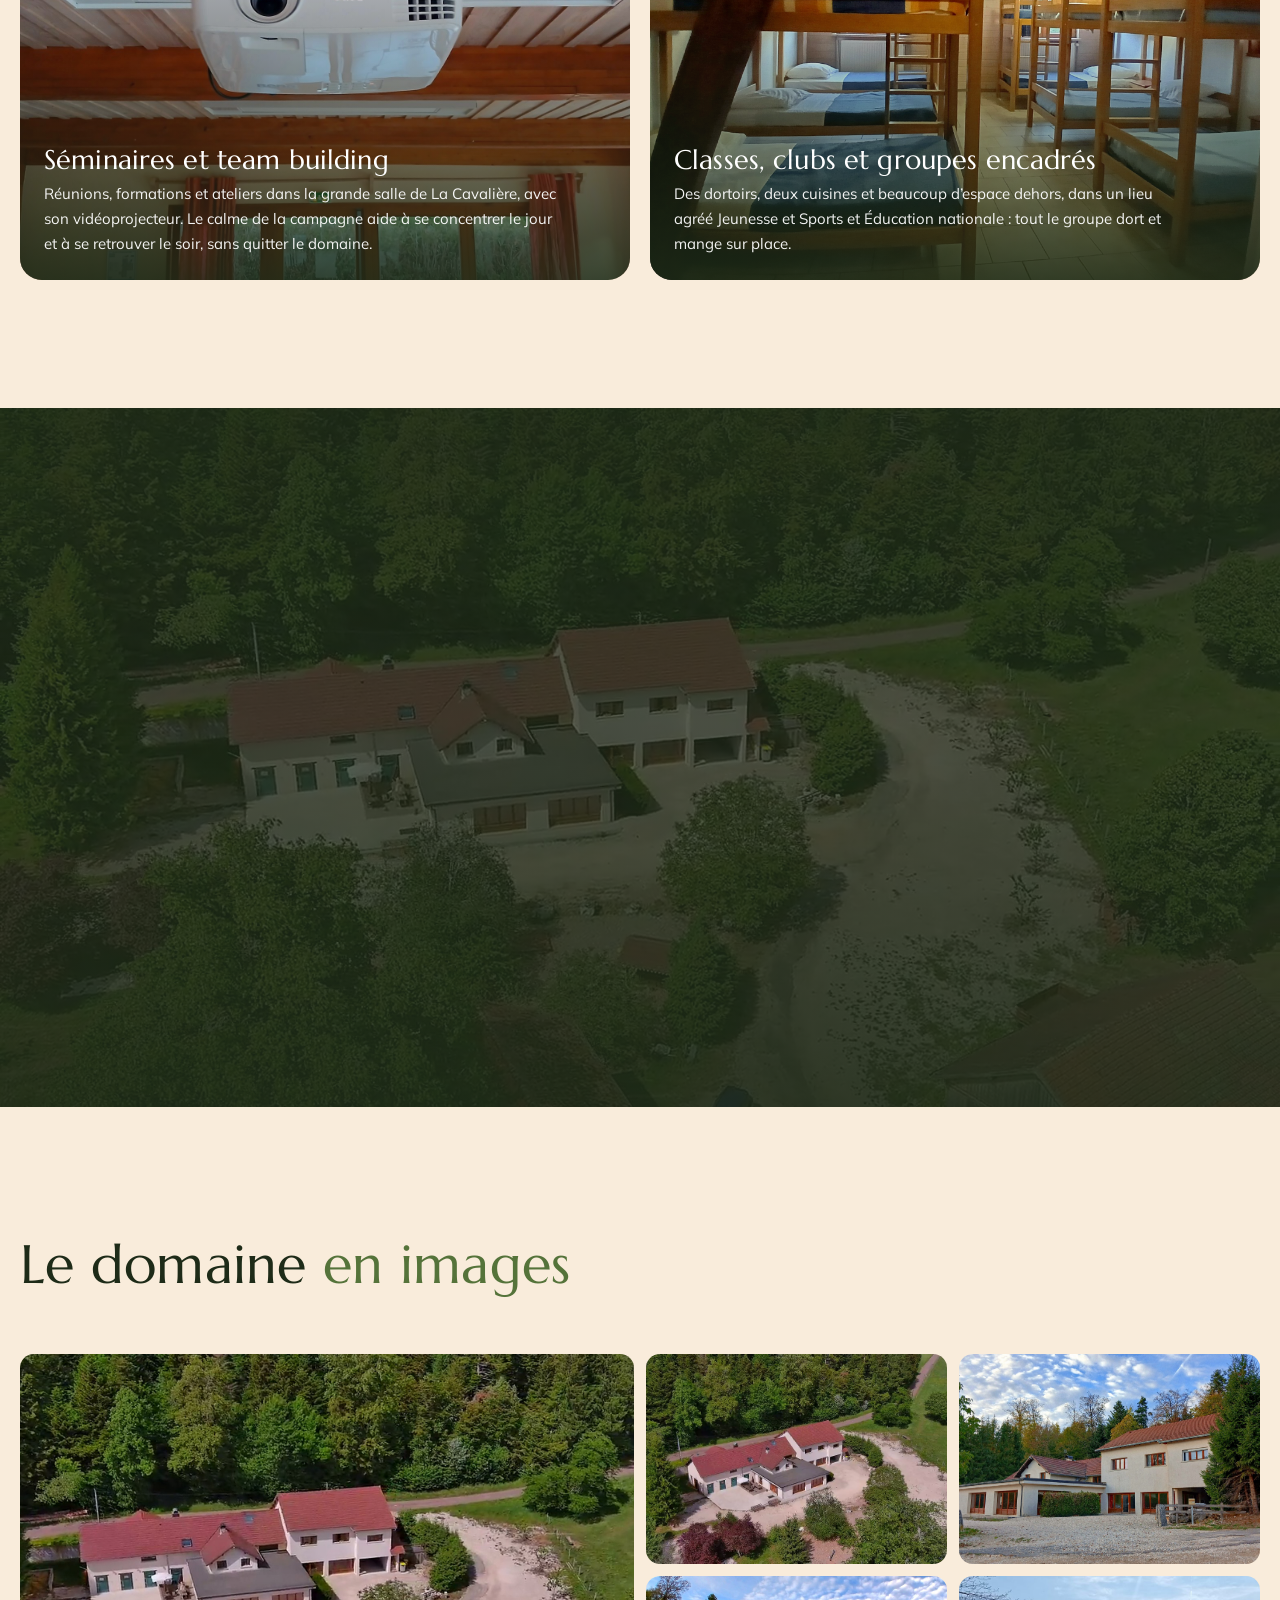
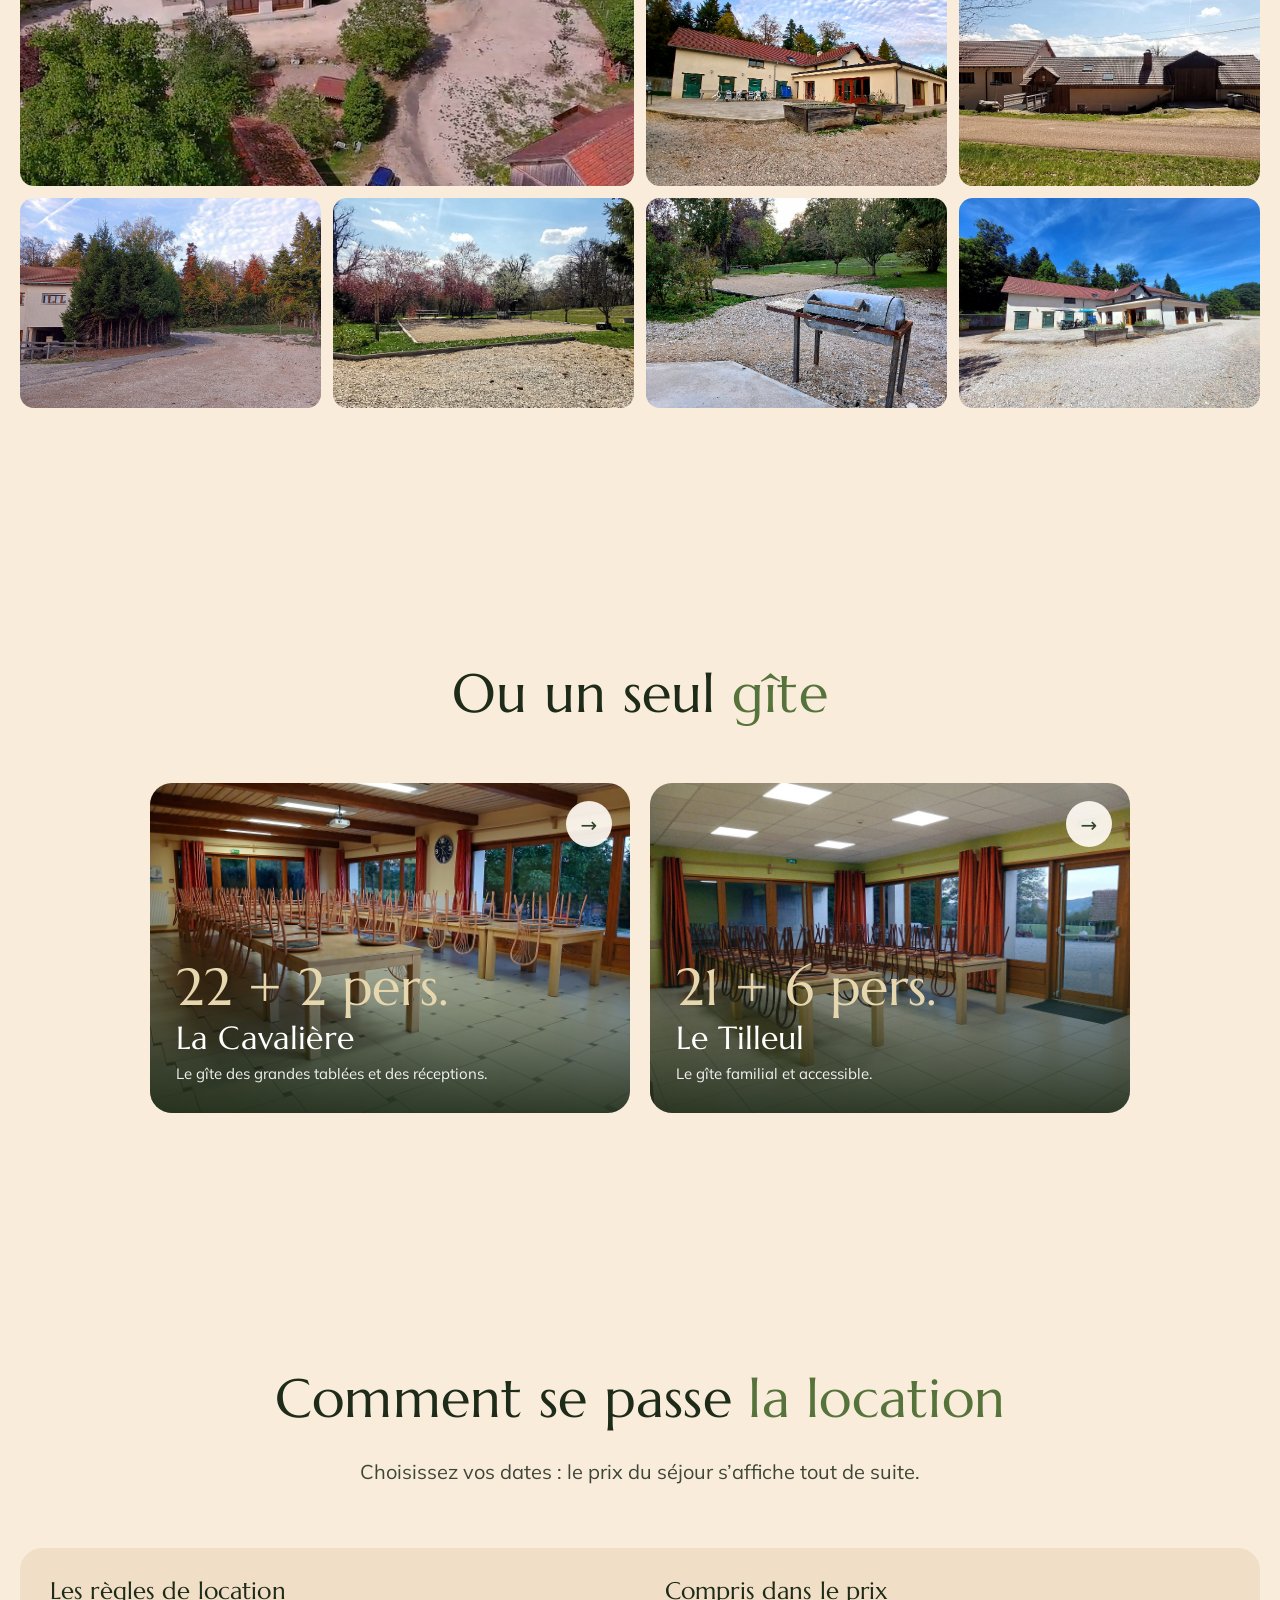
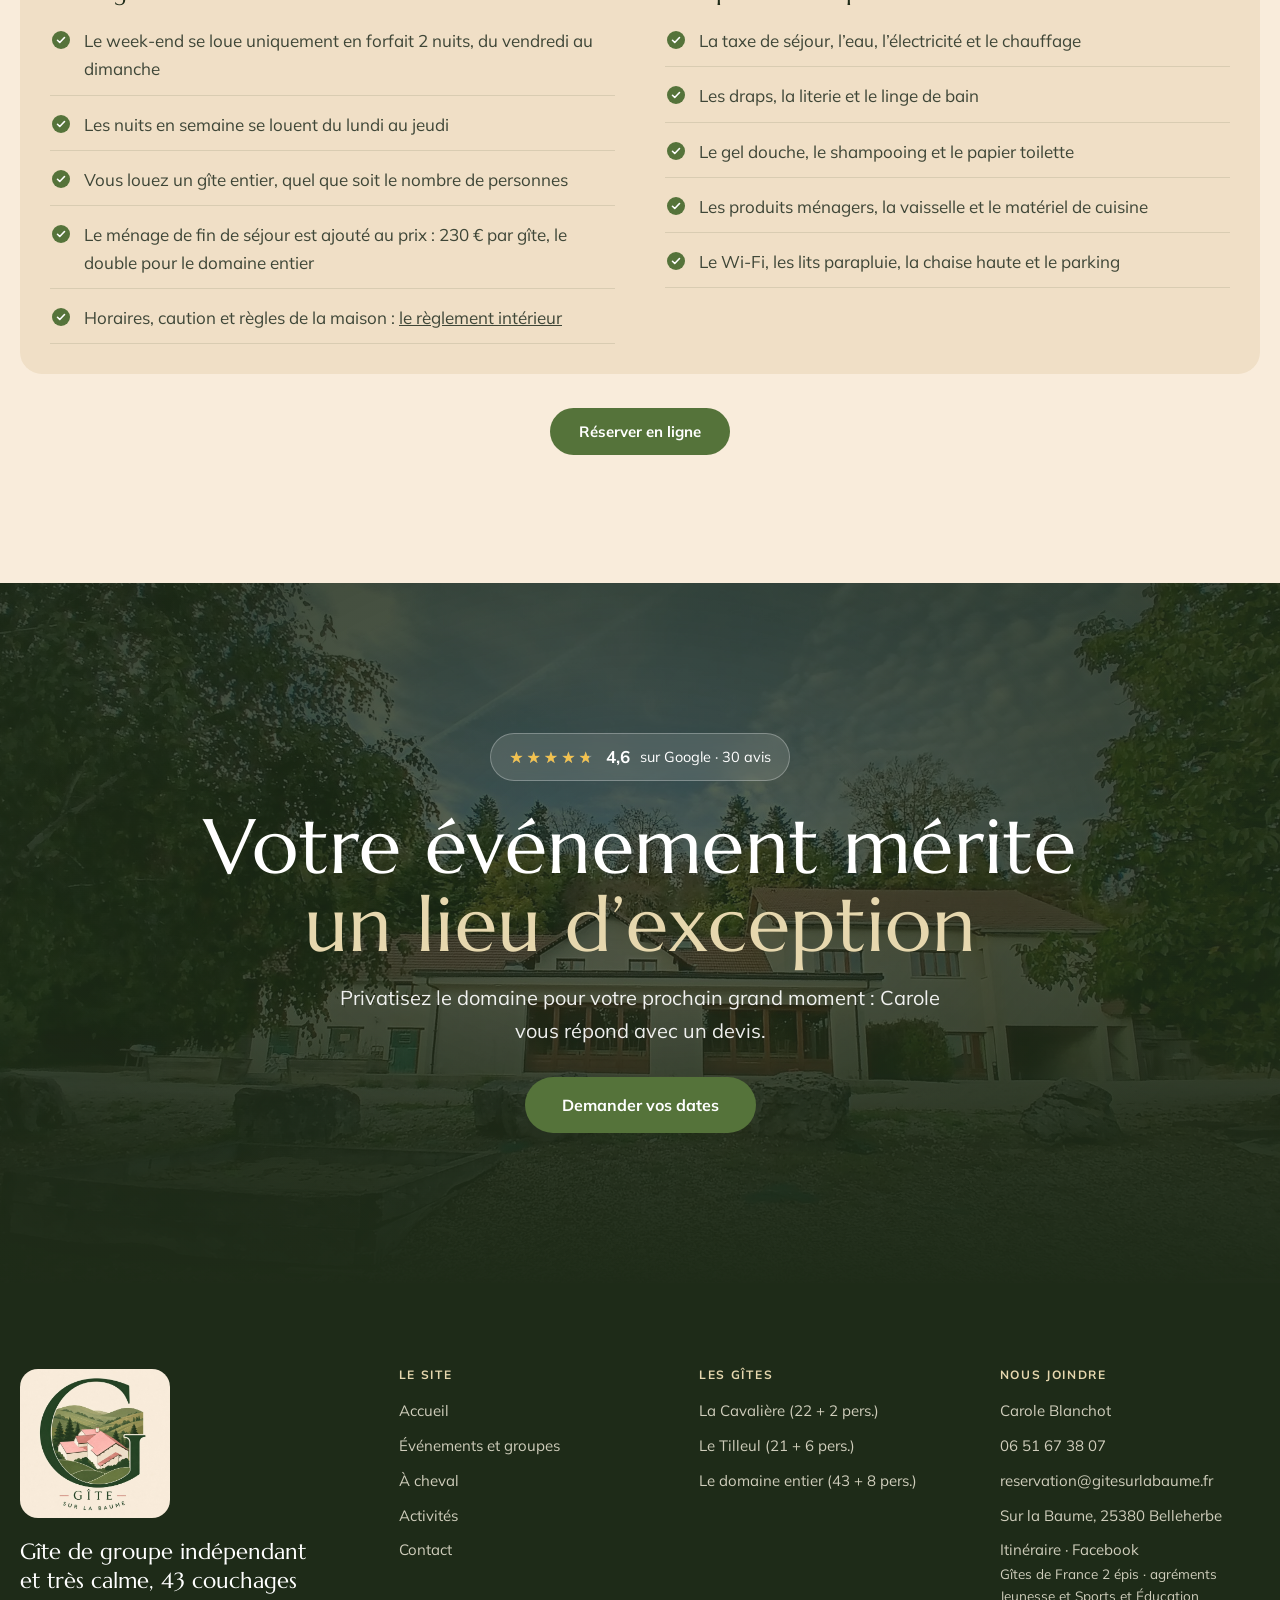
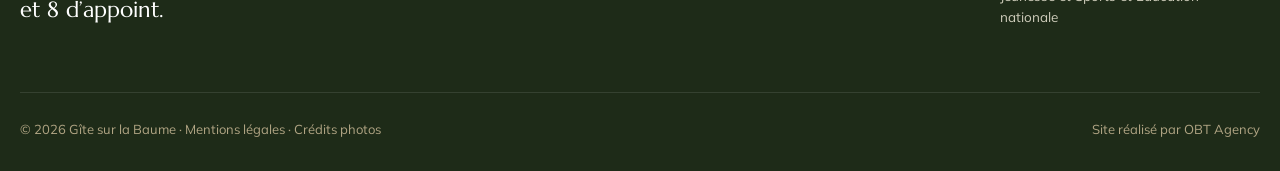
<file: le-domaine.html>
<!doctype html>
<html lang="fr">
<head>
<meta charset="utf-8">
<meta name="robots" content="noindex, nofollow">
<meta name="viewport" content="width=device-width, initial-scale=1">
<title>Le domaine entier · privatisation, 43 couchages et 8 d’appoint · Gîte sur la Baume</title>
<meta name="description" content="Privatisez le Gîte sur la Baume à Belleherbe (Doubs) : 43 couchages et 8 d'appoint, deux gîtes indépendants, deux salles de 60 et 40 places, écurie et grands espaces, pour vos mariages, cousinades, séminaires et séjours équestres.">
<meta name="theme-color" content="#304427">
<link rel="icon" href="images/logo-embleme.jpg">
<link rel="preload" href="fonts/marcellus-latin.woff2" as="font" type="font/woff2" crossorigin>
<link rel="preload" href="fonts/mulish-latin.woff2" as="font" type="font/woff2" crossorigin>
<link rel="stylesheet" href="css/style.css?v=3d191b0e">
<link rel="stylesheet" href="css/mobile.css?v=cad47864">

</head>
<body>

<a class="visuellement-cache" href="#contenu">Aller au contenu</a>
<div class="entete">
  <div class="entete__envelop">
    <a class="entete__logo" href="index.html" aria-label="Gîte sur la Baume, accueil">
      <img src="images/logo-heros.jpg" alt="Logo du Gîte sur la Baume" width="600" height="596">
      <span class="entete__nom">Gîte sur la Baume<small>Belleherbe · Doubs</small></span>
    </a>
    <nav aria-label="Menu principal">
      <ul class="menu">
        <li><a href="index.html">Accueil</a></li>
        <li class="menu__deroulant">
          <button class="menu__parent" type="button" aria-expanded="false" aria-haspopup="true" aria-current="page">Les gîtes<span class="menu__fleche" aria-hidden="true"></span></button>
          <ul class="sous-menu">
            <li><a href="la-cavaliere.html"><strong>La Cavalière</strong><span>22 + 2 pers.</span></a></li>
            <li><a href="le-tilleul.html"><strong>Le Tilleul</strong><span>21 + 6 pers.</span></a></li>
            <li><a href="le-domaine.html" aria-current="page"><strong>Le domaine entier</strong><span>43 + 8 pers.</span></a></li>
          </ul>
        </li>
        <li><a href="evenements.html">Événements et groupes</a></li>
        <li><a href="cavaliers.html">À cheval</a></li>
        <li><a href="activites.html">Activités</a></li>
        <li><a href="contact.html">Contact</a></li>
      </ul>
    </nav>
    <a class="bouton entete__appel bouton--cta" href="contact.html#demande" data-reserver>Réserver</a>
    <button class="entete__burger" type="button" aria-label="Ouvrir le menu" aria-expanded="false"><span></span></button>
  </div>
</div>
<div id="contenu"></div>
<main>
<header class="heros heros--centre">
  <div class="heros__photo"><img src="images/facade-cerisiers-cadre.jpg" alt="Les deux gîtes du domaine au printemps, sous les cerisiers en fleurs" fetchpriority="high"></div>
  <div class="heros__contenu">
    <a class="note-heros note-heros--cadre" href="https://maps.google.com/?cid=1944867759614640810" target="_blank" rel="noopener"><span class="etoiles" style="--note:92%" role="img" aria-label="4,6 étoiles sur 5">★★★★★</span><strong>4,6</strong><span>sur Google · 30 avis</span></a>
    <h1>Le domaine <em>entier</em></h1>
    <ul class="chiffres-heros">
      <li><strong>43 + 8</strong>couchages et appoint</li>
      <li><strong>2</strong>gîtes indépendants</li>
      <li><strong>60 + 40</strong>places dans les deux salles</li>
      <li><strong>11</strong>places à l’écurie</li>
    </ul>
    <div class="boutons"><a class="bouton bouton--cta" href="contact.html?gite=domaine#demande" data-reserver="le-domaine">Réserver en ligne</a><a class="bouton bouton--clair bouton--cta" href="contact.html?gite=domaine#demande">Demander un devis</a></div>
  </div>
</header>

<section class="section" id="presentation">
  <div class="envelop split">
    <div class="apparait">
      <h2>Un domaine entier <em>pour votre événement</em></h2>
      <p class="chapeau">Imaginez un lieu à la campagne, loin de tout et entièrement à votre disposition.</p>
      <p>Deux gîtes autonomes, deux salles de 60 et 40 places avec leurs terrasses, une écurie et des espaces extérieurs à perte de vue : c’est ce que vous offre la privatisation du Gîte sur la Baume.</p>
      <p>Mariages, cousinades, anniversaires, séminaires d’entreprise ou séjours équestres entre passionnés : le domaine s’adapte à votre projet, en gestion libre.</p>
    </div>
    <figure class="nature__ciel nature__ciel--clair apparait apparait--2">
      <img src="images/ciel-cour.jpg" alt="Le domaine vu du ciel, entouré de forêts" loading="lazy" data-agrandir>
      <figcaption>Le domaine vu du ciel</figcaption>
    </figure>
  </div>
</section>

<section class="section section--fonce" id="comprend">
  <div class="envelop">
    <div class="tete-section tete-section--centre apparait">
      <h2>Ce que comprend <em>la privatisation</em></h2>
    </div>
    <ul class="compris compris--cartes apparait apparait--2">
      <li><span class="icone-rond"><svg class="ico" viewBox="0 0 24 24" aria-hidden="true"><path d="M3 21h18M5 21V10l7-6 7 6v11M9 21v-6h6v6"/></svg></span><span><strong>2 gîtes indépendants</strong>La Cavalière (22 + 2 pers.) et Le Tilleul (21 + 6 pers.), avec leurs cuisines, leurs chambres et leurs salles de bain</span></li>
      <li><span class="icone-rond"><svg class="ico" viewBox="0 0 24 24" aria-hidden="true"><path d="M3 18v-6a2 2 0 0 1 2-2h14a2 2 0 0 1 2 2v6M3 15h18M3 18v2M21 18v2M6 10V7a1 1 0 0 1 1-1h4a1 1 0 0 1 1 1v3M12 10V7a1 1 0 0 1 1-1h4a1 1 0 0 1 1 1v3"/></svg></span><span><strong>43 couchages et 8 d’appoint</strong>11 chambres et dortoirs (dont une chambre PMR) et des canapés-lits</span></li>
      <li><span class="icone-rond"><svg class="ico" viewBox="0 0 24 24" aria-hidden="true"><path d="M3 4h18v11H3zM8 21h8M12 15v6"/></svg></span><span><strong>Deux salles et leurs terrasses</strong>60 places à La Cavalière (avec vidéoprojecteur) et 40 places au Tilleul</span></li>
      <li><span class="icone-rond"><svg class="ico" viewBox="0 0 24 24" aria-hidden="true"><path d="M7 21v-5l-3-2 2-6 4-3 1-3 2 3h2l3 3-1 3-3-1-2 3v8M10 21h4"/></svg></span><span><strong>Une écurie de 11 places</strong>7 stalles, 4 boxes et un accès à la pâture</span></li>
      <li><span class="icone-rond"><svg class="ico" viewBox="0 0 24 24" aria-hidden="true"><path d="M12 22v-6M7 16h10l-3-4h2l-4-5h2l-2-4-2 4h2l-4 5h2z"/></svg></span><span><strong>De grands espaces dehors</strong>Pétanque, ping-pong, barbecue, terrasses et préau couvert</span></li>
      <li><span class="icone-rond"><svg class="ico" viewBox="0 0 24 24" aria-hidden="true"><path d="M5 3v8a2 2 0 0 0 2 2h0a2 2 0 0 0 2-2V3M7 13v8M17 3c-2 0-3 2.5-3 6s1 4 3 4v8"/></svg></span><span><strong>Gestion libre ou traiteur</strong>Vous cuisinez vous-mêmes ou vous faites appel à un traiteur : c’est vous qui choisissez</span></li>
    </ul>
  </div>
</section>

<section class="section" id="ideal">
  <div class="envelop">
    <div class="tete-section tete-section--centre apparait">
      <h2>Idéal <em>pour</em></h2>
      <p class="chapeau">Six façons de profiter du domaine entier : choisissez celle qui ressemble à votre projet.</p>
    </div>
    <div class="ideal apparait apparait--2">
      <a class="case" href="evenements.html#occasions">
        <img src="images/mariage-gateau.jpg" alt="Des invités réunis autour du gâteau de mariage" loading="lazy">
        <div><h3>Mariages et fêtes de famille</h3><p>La grande salle de La Cavalière pour 60 convives assis, celle du Tilleul pour 40 de plus, les terrasses pour le vin d’honneur et assez de couchages pour que vos invités restent sur place. Plus besoin de gérer les trajets.</p></div>
      </a>
      <a class="case" href="evenements.html#occasions">
        <img src="images/fete-famille-enfants.jpg" alt="Une famille réunie à table dans le jardin pendant que les enfants jouent" loading="lazy">
        <div><h3>Cousinades et retrouvailles</h3><p>Chaque famille s’installe dans le gîte de son choix et tout le monde se retrouve pour les repas, les jeux et les veillées : pétanque et ping-pong dehors, billard et baby-foot au Tilleul.</p></div>
      </a>
      <a class="case" href="evenements.html#occasions">
        <img src="images/cav-salle-3.jpg" alt="La grande salle de La Cavalière dressée pour un repas de groupe" loading="lazy">
        <div><h3>Anniversaires</h3><p>Une grande salle pour le repas et les discours, des chambres pour tout le monde et la pelouse pour les jeux : vous fêtez jusqu’au bout de la nuit, personne n’a de route à faire.</p></div>
      </a>
      <a class="case" href="cavaliers.html">
        <img src="images/ecurie.jpg" alt="L’écurie du domaine" loading="lazy">
        <div><h3>Séjours équestres</h3><p>Une écurie de 11 places intégrée à La Cavalière et un accès à la pâture : vous et vos chevaux logés au même endroit, pour les randonnées, les stages et les rassemblements.</p></div>
      </a>
      <a class="case" href="evenements.html#seminaires">
        <img src="images/cav-videoprojecteur.jpg" alt="Le vidéoprojecteur de la grande salle de La Cavalière" loading="lazy">
        <div><h3>Séminaires et team building</h3><p>Réunions, formations et ateliers dans la grande salle de La Cavalière, avec son vidéoprojecteur. Le calme de la campagne aide à se concentrer le jour et à se retrouver le soir, sans quitter le domaine.</p></div>
      </a>
      <a class="case" href="contact.html?projet=groupe#demande">
        <img src="images/cav-dortoir-12.jpg" alt="Le grand dortoir de La Cavalière" loading="lazy">
        <div><h3>Classes, clubs et groupes encadrés</h3><p>Des dortoirs, deux cuisines et beaucoup d’espace dehors, dans un lieu agréé Jeunesse et Sports et Éducation nationale : tout le groupe dort et mange sur place.</p></div>
      </a>
    </div>
  </div>
</section>

<section class="section section--photo" id="capacites">
  <div class="section__fond"><img src="images/ciel-hameau.jpg" alt="" loading="lazy"></div>
  <div class="envelop capacites">
    <div class="apparait">
      <h2>Les capacités <em>en un coup d’œil</em></h2>
      <p class="chapeau">Tout ce que le domaine peut accueillir quand vous le privatisez.</p>
    </div>
    <table class="capacites__tableau apparait apparait--2">
      <tr><th scope="row">Couchages en tout</th><td>43 et 8 d’appoint</td></tr>
      <tr><th scope="row">La Cavalière</th><td>22 et 2 d’appoint</td></tr>
      <tr><th scope="row">Le Tilleul</th><td>21 et 6 d’appoint</td></tr>
      <tr><th scope="row">Salle de La Cavalière</th><td>60 places assises</td></tr>
      <tr><th scope="row">Salle du Tilleul</th><td>40 places assises</td></tr>
      <tr><th scope="row">Écurie</th><td>11 chevaux</td></tr>
      <tr><th scope="row">Chambre PMR</th><td>1 (Le Tilleul)</td></tr>
    </table>
  </div>
</section>

<section class="section" id="images">
  <div class="envelop">
    <div class="tete-section apparait">
      <h2>Le domaine <em>en images</em></h2>
    </div>
    <div class="galerie apparait apparait--2" data-groupe-photos>
      <img src="images/ciel-hameau.jpg" alt="Le domaine et sa forêt vus du drone" loading="lazy" data-agrandir>
      <img src="images/ciel-foret.jpg" alt="Les gîtes en lisière de forêt" loading="lazy" data-agrandir>
      <img src="images/ext-deux-gites.jpg" alt="Les deux gîtes et la cour" loading="lazy" data-agrandir>
      <img src="images/ext-cavaliere-terrasse.jpg" alt="La Cavalière et sa terrasse" loading="lazy" data-agrandir>
      <img src="images/batiments-grange.jpg" alt="Les bâtiments vus de la route" loading="lazy" data-agrandir>
      <img src="images/ext-allee.jpg" alt="L’allée et les sapins" loading="lazy" data-agrandir>
      <img src="images/parc-arbres.jpg" alt="Les arbres et la pelouse" loading="lazy" data-agrandir>
      <img src="images/cav-barbecue.jpg" alt="Le barbecue et le terrain de pétanque" loading="lazy" data-agrandir>
      <img src="images/facade-2026.jpg" alt="La façade du domaine" loading="lazy" data-agrandir>
    </div>
  </div>
</section>

<section class="section" id="autres">
  <div class="envelop">
    <div class="tete-section tete-section--centre apparait">
      <h2>Ou un seul <em>gîte</em></h2>
    </div>
    <div class="autres-gites apparait apparait--2">
      <a class="gite" href="la-cavaliere.html">
        <img src="images/cav-salle-2.jpg" alt="La grande salle de La Cavalière" loading="lazy">
        <span class="gite__plus" aria-hidden="true">→</span>
        <span class="gite__texte"><span class="gite__chiffre">22 + 2 pers.</span><h3>La Cavalière</h3><p>Le gîte des grandes tablées et des réceptions.</p></span>
      </a>
      <a class="gite" href="le-tilleul.html">
        <img src="images/til-salle-1.jpg" alt="La salle à manger du Tilleul" loading="lazy">
        <span class="gite__plus" aria-hidden="true">→</span>
        <span class="gite__texte"><span class="gite__chiffre">21 + 6 pers.</span><h3>Le Tilleul</h3><p>Le gîte familial et accessible.</p></span>
      </a>
    </div>
  </div>
</section>

<section class="section" id="location">
  <div class="envelop">
    <div class="tete-section tete-section--centre apparait">
      <h2>Comment se passe <em>la location</em></h2>
      <p class="chapeau">Choisissez vos dates : le prix du séjour s’affiche tout de suite.</p>
    </div>
    <div class="tarifs-plus apparait apparait--2">
      <div>
        <h3>Les règles de location</h3>
        <ul class="liste-cochee">
          <li>Le week-end se loue uniquement en forfait 2 nuits, du vendredi au dimanche</li>
          <li>Les nuits en semaine se louent du lundi au jeudi</li>
          <li>Vous louez un gîte entier, quel que soit le nombre de personnes</li>
          <li>Le ménage de fin de séjour est ajouté au prix : 230 € par gîte, le double pour le domaine entier</li>
          <li>Horaires, caution et règles de la maison : <a href="https://drive.google.com/file/d/10II9hGCozoDqivMk6igySHxoMZzGrWh1/view" target="_blank" rel="noopener">le règlement intérieur</a></li>
        </ul>
      </div>
      <div>
        <h3>Compris dans le prix</h3>
        <ul class="liste-cochee">
          <li>La taxe de séjour, l’eau, l’électricité et le chauffage</li>
          <li>Les draps, la literie et le linge de bain</li>
          <li>Le gel douche, le shampooing et le papier toilette</li>
          <li>Les produits ménagers, la vaisselle et le matériel de cuisine</li>
          <li>Le Wi-Fi, les lits parapluie, la chaise haute et le parking</li>
        </ul>
      </div>
    </div>
    <p class="location__bouton apparait"><a class="bouton bouton--cta" href="contact.html?gite=le-domaine#demande" data-reserver="le-domaine">Réserver en ligne</a></p>
  </div>
</section>

<section class="appel" id="appel">
  <div class="appel__fond"><img src="images/ext-cour-automne.jpg" alt="" loading="lazy"></div>
  <div class="appel__contenu">
    <a class="appel__avis" href="https://maps.google.com/?cid=1944867759614640810" target="_blank" rel="noopener"><span class="etoiles" style="--note:92%" role="img" aria-label="4,6 étoiles sur 5">★★★★★</span><strong>4,6</strong><span>sur Google · 30 avis</span></a>
    <h2>Votre événement mérite <em>un lieu d’exception</em></h2>
    <p class="appel__sous">Privatisez le domaine pour votre prochain grand moment : Carole vous répond avec un devis.</p>
    <a class="bouton bouton--grand bouton--cta" href="contact.html?projet=fete&amp;gite=domaine#demande">Demander vos dates</a>
  </div>
</section>
</main>
<footer class="pied">
  <div class="envelop">
    <div class="pied__haut">
      <div>
        <img class="pied__logo" src="images/logo.jpg" alt="Gîte sur la Baume" width="1080" height="1073" loading="lazy">
        <p class="pied__accroche">Gîte de groupe indépendant et très calme, 43 couchages et 8 d’appoint.</p>
      </div>
      <div>
        <h3>Le site</h3>
        <ul>
          <li><a href="index.html">Accueil</a></li>
          <li><a href="evenements.html">Événements et groupes</a></li>
          <li><a href="cavaliers.html">À cheval</a></li>
          <li><a href="activites.html">Activités</a></li>
          <li><a href="contact.html">Contact</a></li>
        </ul>
      </div>
      <div>
        <h3>Les gîtes</h3>
        <ul>
          <li><a href="la-cavaliere.html">La Cavalière (22 + 2 pers.)</a></li>
          <li><a href="le-tilleul.html">Le Tilleul (21 + 6 pers.)</a></li>
          <li><a href="le-domaine.html">Le domaine entier (43 + 8 pers.)</a></li>
        </ul>
      </div>
      <div>
        <h3>Nous joindre</h3>
        <ul>
          <li>Carole Blanchot</li>
          <li><a href="tel:+33651673807">06 51 67 38 07</a></li>
          <li><a href="mailto:reservation@gitesurlabaume.fr">reservation@gitesurlabaume.fr</a></li>
          <li>Sur la Baume, 25380 Belleherbe</li>
          <li><a href="https://maps.google.com/?cid=1944867759614640810" target="_blank" rel="noopener">Itinéraire</a> · <a href="https://www.facebook.com/profile.php?id=100094727396490" target="_blank" rel="noopener">Facebook</a></li>
        </ul>
        <p class="pied__labels">Gîtes de France 2 épis · agréments Jeunesse et Sports et Éducation nationale</p>
      </div>
    </div>
    <div class="pied__bas">
      <span>© <span data-annee>2026</span> Gîte sur la Baume · <a href="mentions-legales.html">Mentions légales</a> · <a href="mentions-legales.html#credits">Crédits photos</a></span>
      <span>Site réalisé par OBT Agency</span>
    </div>
  </div>
</footer>
<script src="js/main.js?v=fafd0d5c"></script>
<script src="js/mobile.js?v=3ced1ad4"></script>
<div class="resa-panneau" id="reserver" role="dialog" aria-modal="true" aria-labelledby="resa-titre" hidden>
  <div class="resa-panneau__voile" data-resa-fermer></div>
  <div class="resa-panneau__boite">
    <div class="resa-panneau__tete">
      <h2 id="resa-titre">Réserver</h2>
      <button class="resa-panneau__fermer" type="button" data-resa-fermer aria-label="Fermer le panneau de réservation"><span aria-hidden="true">×</span></button>
    </div>
    <p class="resa-panneau__intro">Choisissez votre gîte, puis vos dates : les jours libres et le prix s’affichent tout de suite.</p>
    <div class="resa-choix">
      <button class="resa-carte" type="button" data-gite="le-domaine" aria-pressed="false"><img src="images/ciel-cour.jpg" alt="" loading="lazy"><span><strong>Le domaine entier</strong><small>43 + 8 pers.</small></span></button>
      <button class="resa-carte" type="button" data-gite="la-cavaliere" aria-pressed="false"><img src="images/cav-salle-1.jpg" alt="" loading="lazy"><span><strong>La Cavalière</strong><small>22 + 2 pers.</small></span></button>
      <button class="resa-carte" type="button" data-gite="le-tilleul" aria-pressed="false"><img src="images/til-batiment.jpg" alt="" loading="lazy"><span><strong>Le Tilleul</strong><small>21 + 6 pers.</small></span></button>
    </div>
    <div class="resa-moteur" data-resa-moteur><p class="resa-moteur__vide">Choisissez un gîte pour voir ses disponibilités et ses prix.</p></div>
    <p class="resa-note">Aucun paiement sur le site : Carole confirme votre demande puis vous envoie la facture, à régler par virement. Elle répond du lundi au vendredi.</p>
  </div>
</div>
<script src="js/reservation.js?v=bc8d2914"></script>
</body>
</html>
</file>
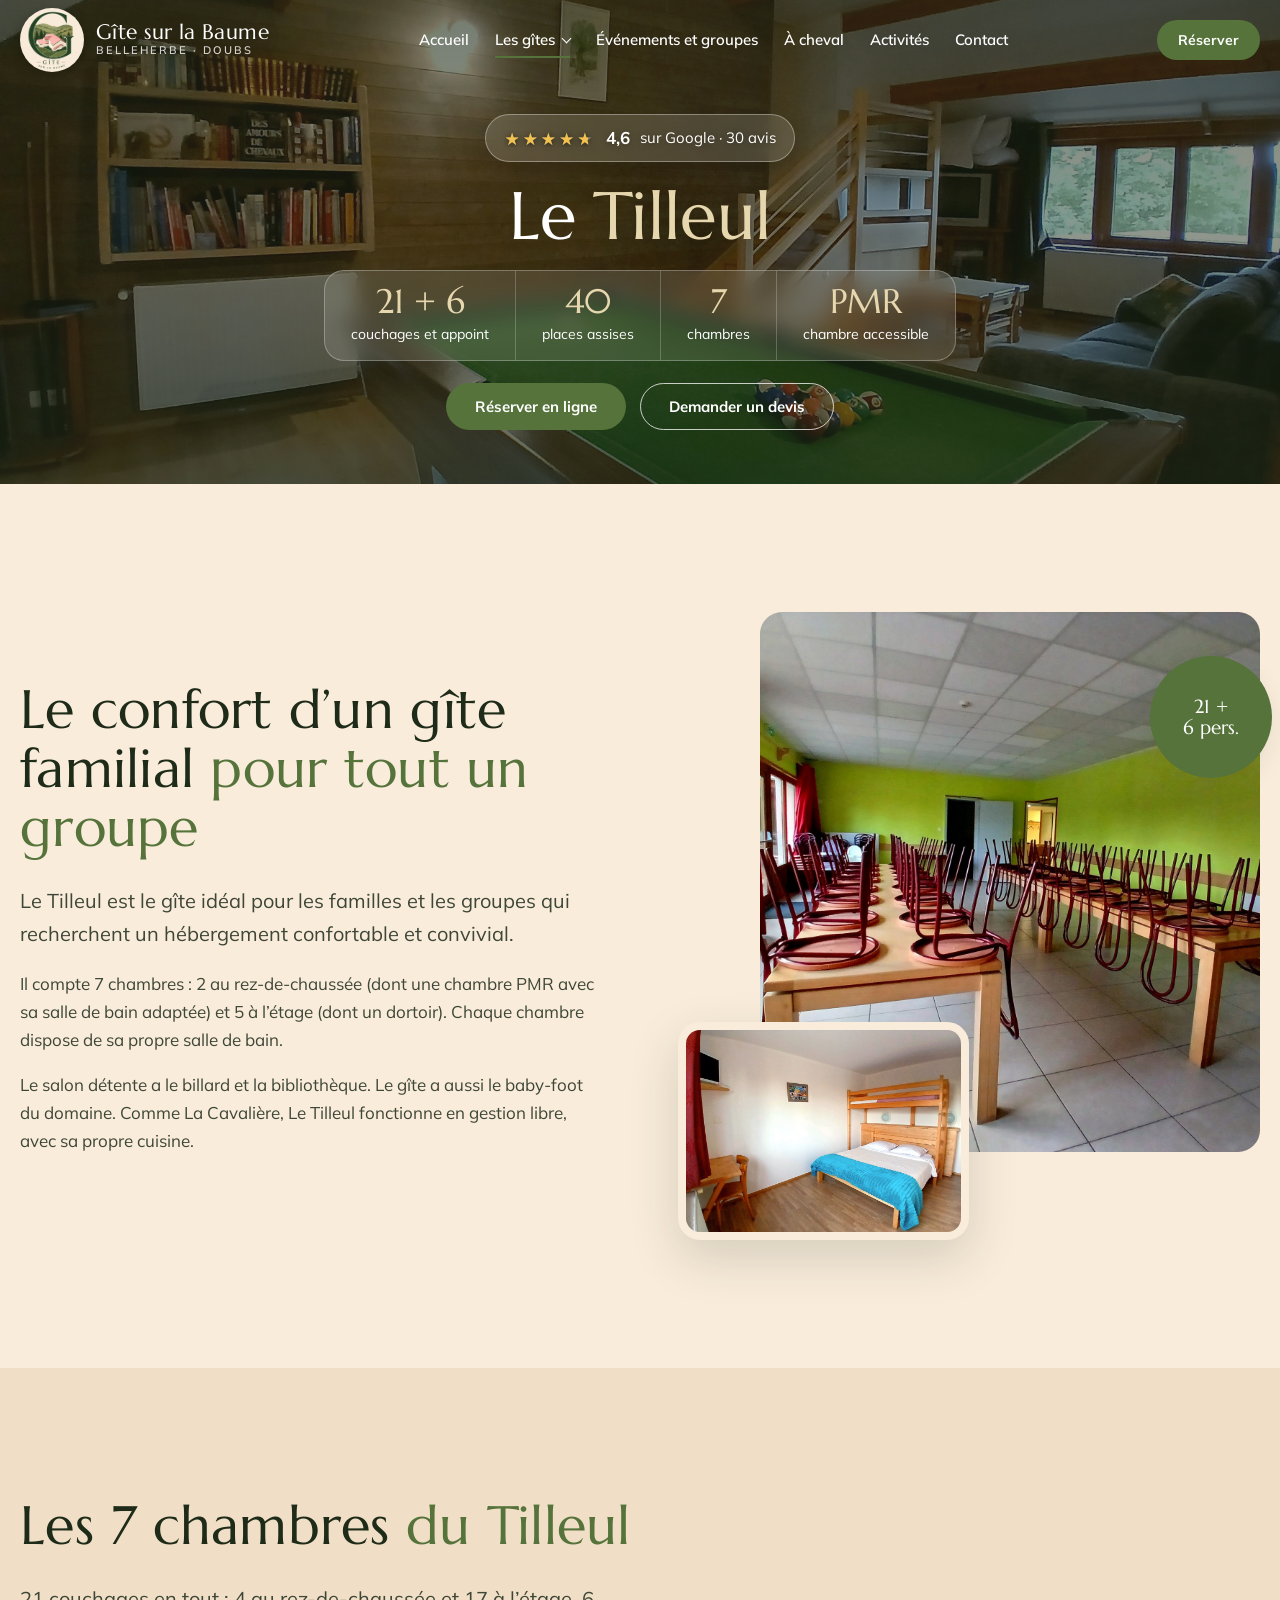
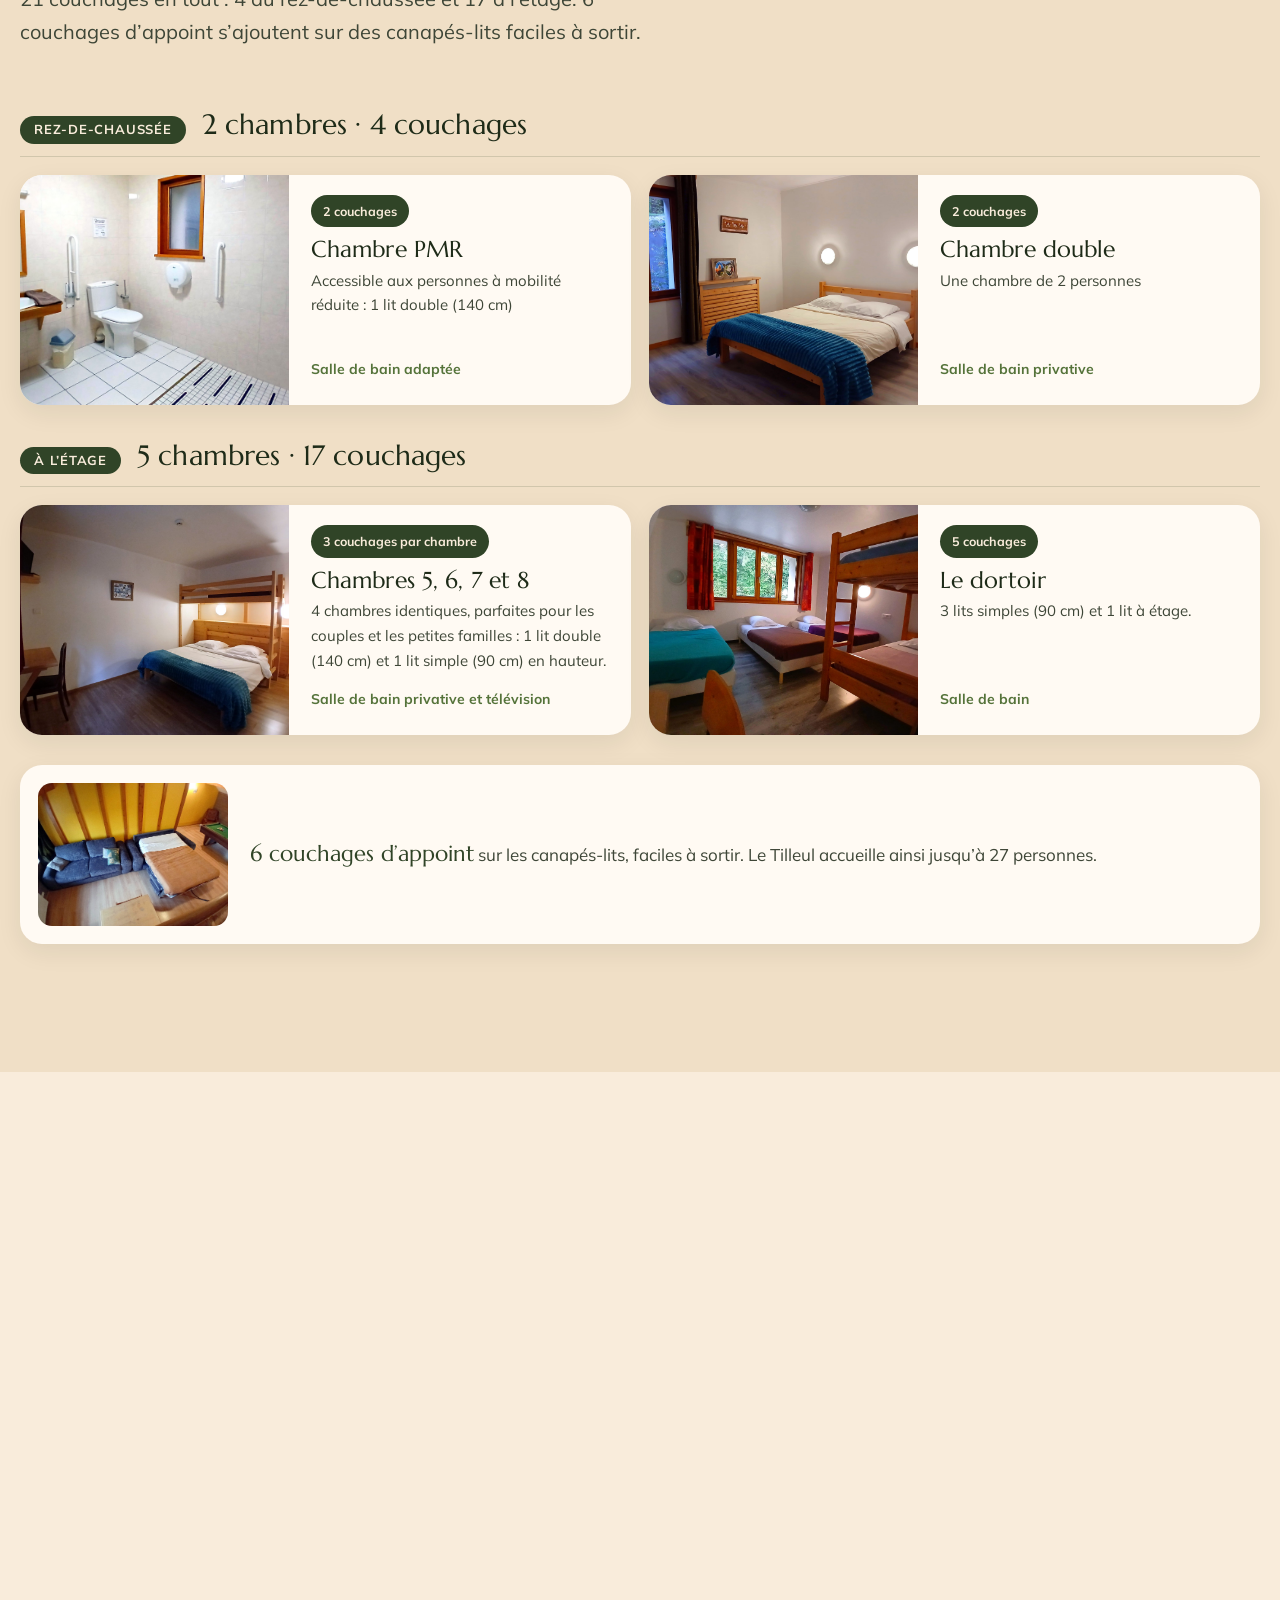
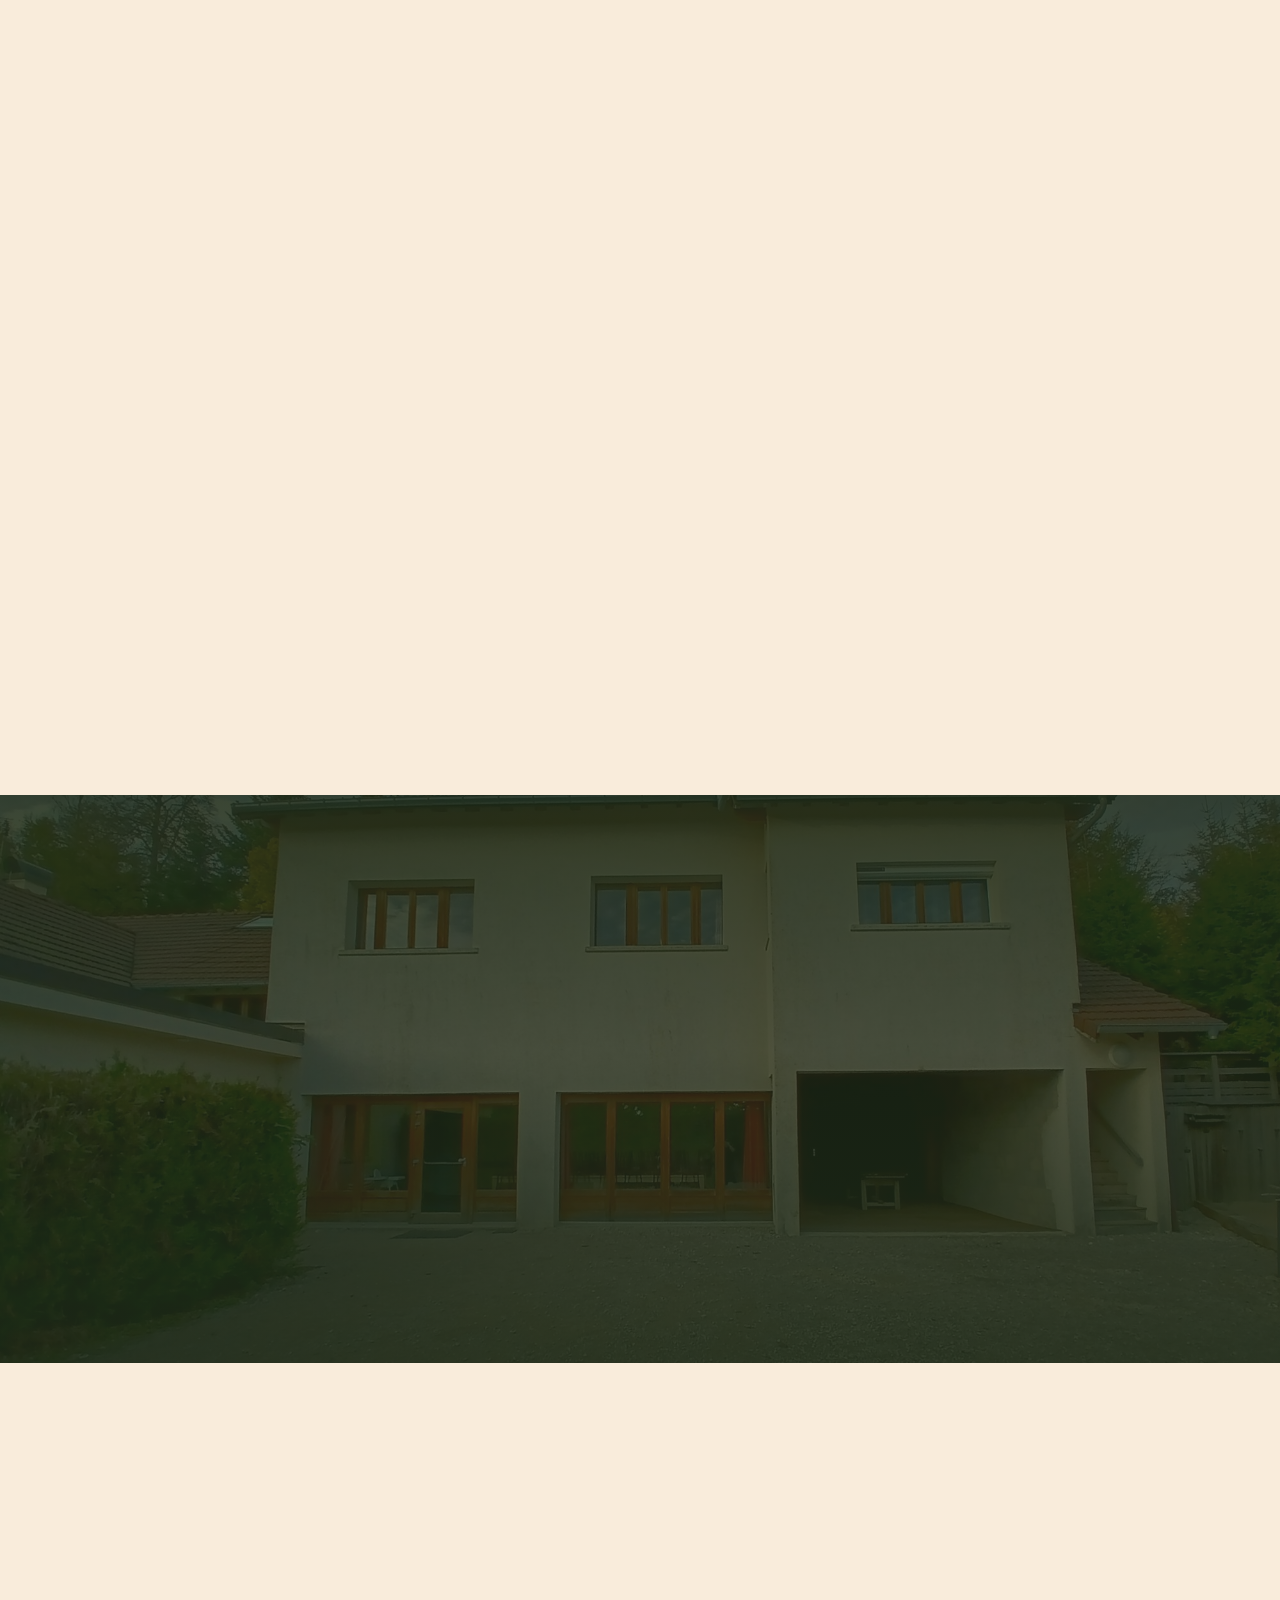
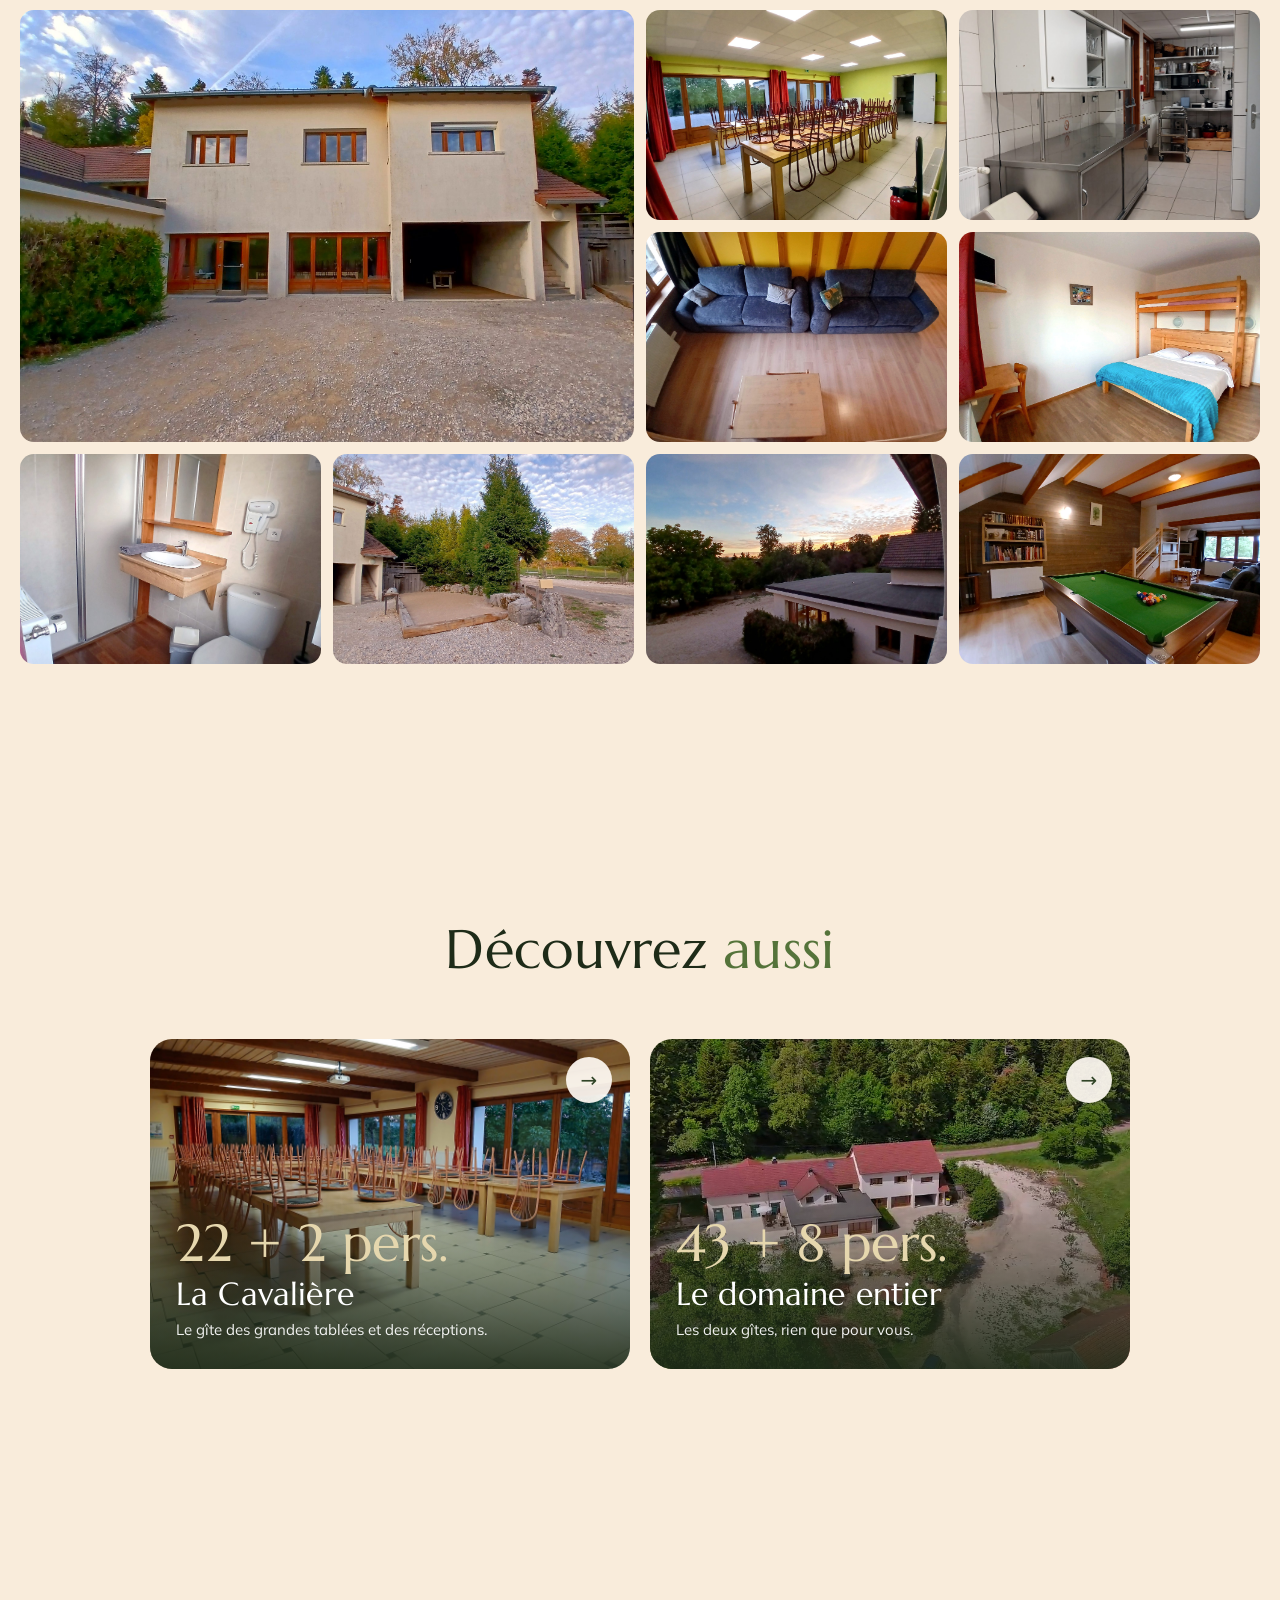
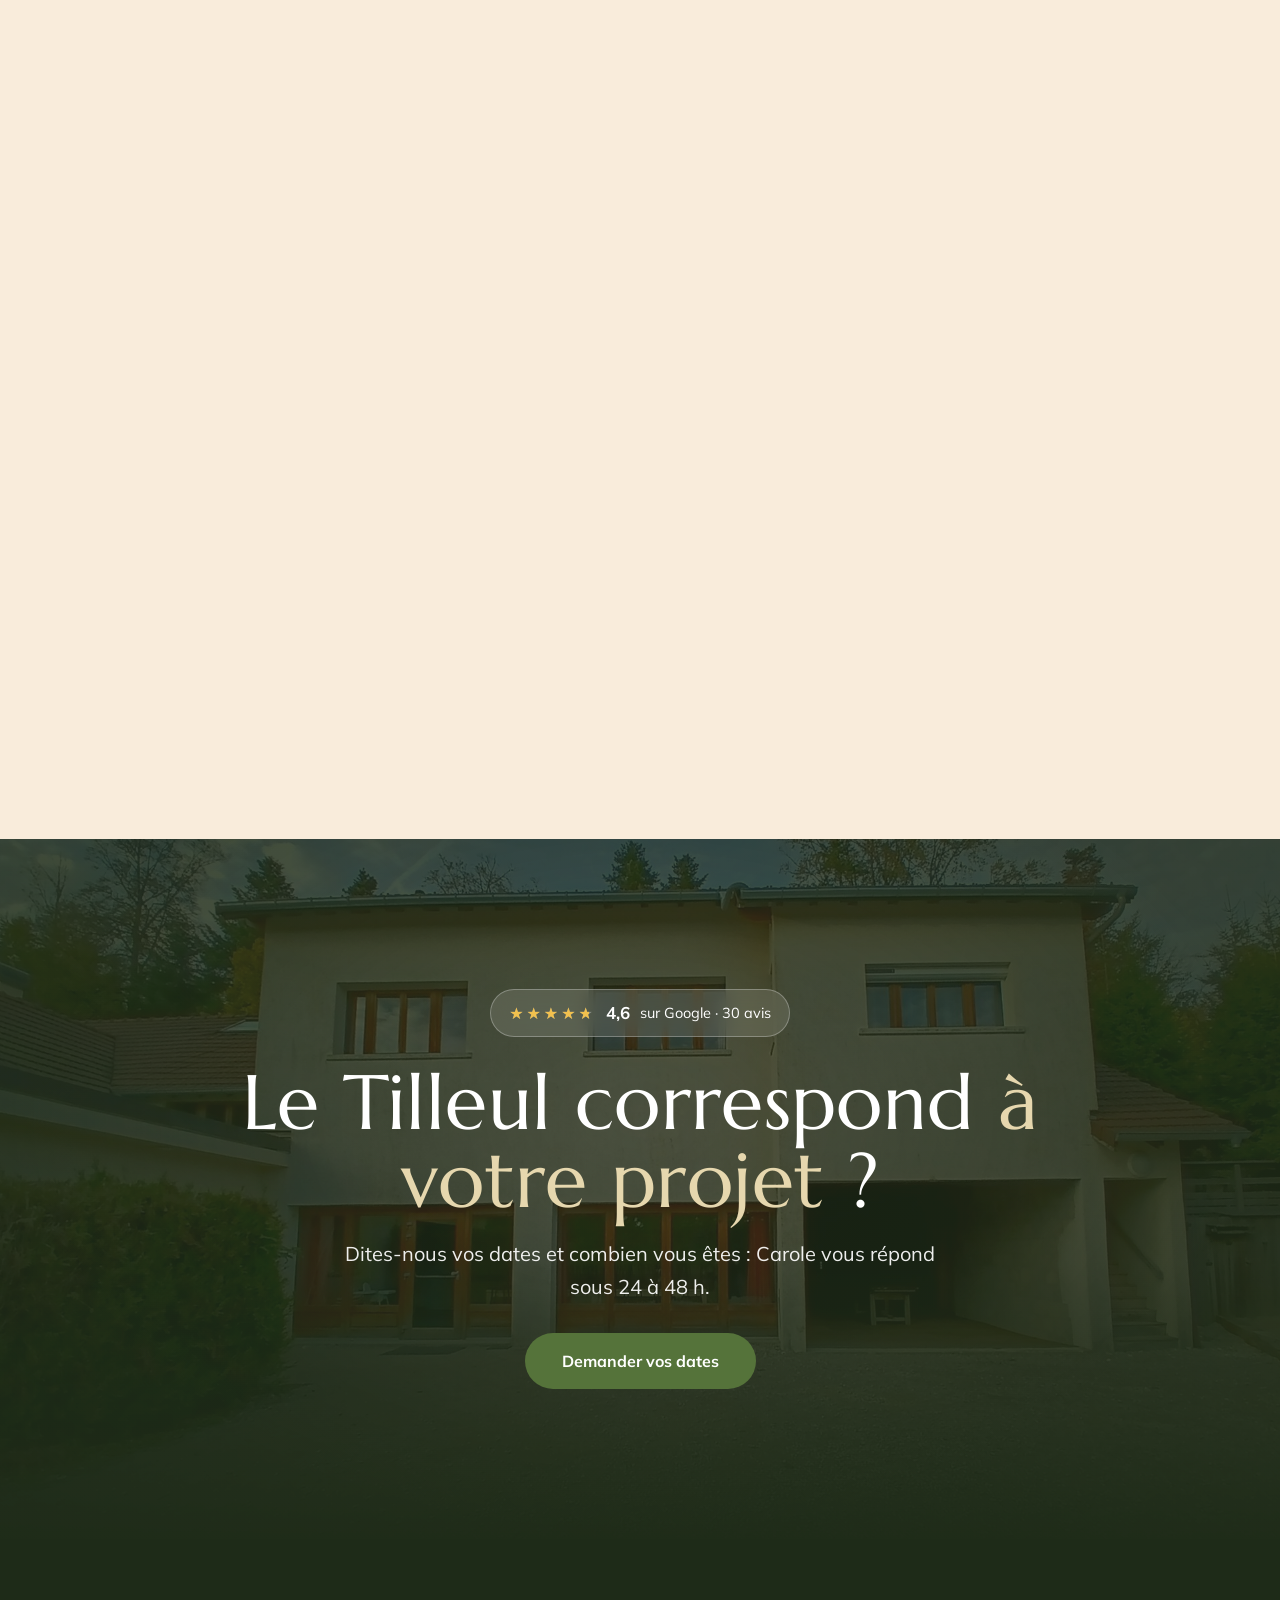
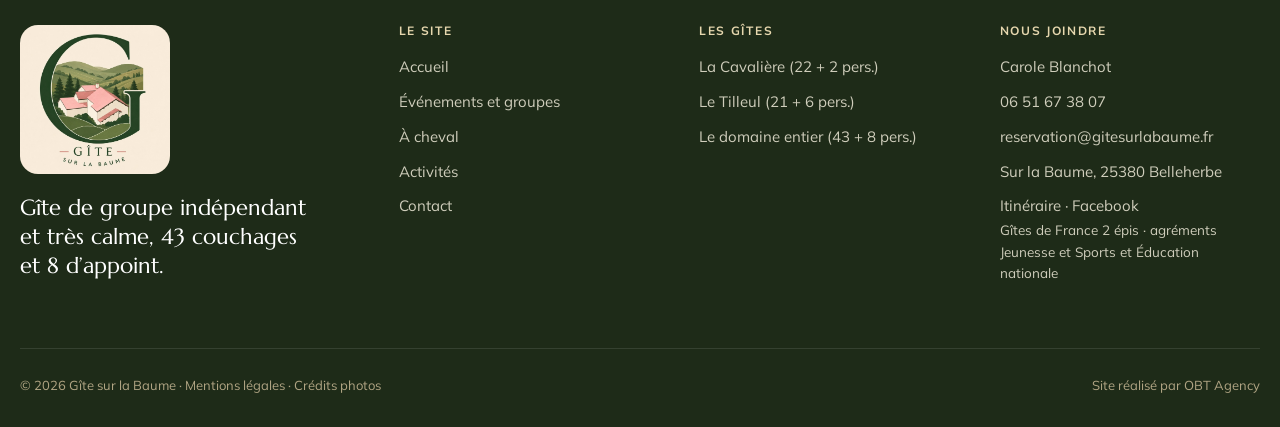
<file: le-tilleul.html>
<!doctype html>
<html lang="fr">
<head>
<meta charset="utf-8">
<meta name="robots" content="noindex, nofollow">
<meta name="viewport" content="width=device-width, initial-scale=1">
<title>Le Tilleul · gîte de groupe 21 couchages et 6 d’appoint, accessible PMR · Gîte sur la Baume</title>
<meta name="description" content="Le Tilleul, gîte de groupe de 21 couchages et 6 d'appoint à Belleherbe (Doubs) : 7 chambres dont un dortoir et une chambre PMR, salle à manger de 40 places, salon détente avec billard.">
<meta name="theme-color" content="#304427">
<link rel="icon" href="images/logo-embleme.jpg">
<link rel="preload" href="fonts/marcellus-latin.woff2" as="font" type="font/woff2" crossorigin>
<link rel="preload" href="fonts/mulish-latin.woff2" as="font" type="font/woff2" crossorigin>
<link rel="stylesheet" href="css/style.css?v=3d191b0e">
<link rel="stylesheet" href="css/mobile.css?v=cad47864">

</head>
<body>

<a class="visuellement-cache" href="#contenu">Aller au contenu</a>
<div class="entete">
  <div class="entete__envelop">
    <a class="entete__logo" href="index.html" aria-label="Gîte sur la Baume, accueil">
      <img src="images/logo-heros.jpg" alt="Logo du Gîte sur la Baume" width="600" height="596">
      <span class="entete__nom">Gîte sur la Baume<small>Belleherbe · Doubs</small></span>
    </a>
    <nav aria-label="Menu principal">
      <ul class="menu">
        <li><a href="index.html">Accueil</a></li>
        <li class="menu__deroulant">
          <button class="menu__parent" type="button" aria-expanded="false" aria-haspopup="true" aria-current="page">Les gîtes<span class="menu__fleche" aria-hidden="true"></span></button>
          <ul class="sous-menu">
            <li><a href="la-cavaliere.html"><strong>La Cavalière</strong><span>22 + 2 pers.</span></a></li>
            <li><a href="le-tilleul.html" aria-current="page"><strong>Le Tilleul</strong><span>21 + 6 pers.</span></a></li>
            <li><a href="le-domaine.html"><strong>Le domaine entier</strong><span>43 + 8 pers.</span></a></li>
          </ul>
        </li>
        <li><a href="evenements.html">Événements et groupes</a></li>
        <li><a href="cavaliers.html">À cheval</a></li>
        <li><a href="activites.html">Activités</a></li>
        <li><a href="contact.html">Contact</a></li>
      </ul>
    </nav>
    <a class="bouton entete__appel bouton--cta" href="contact.html#demande" data-reserver>Réserver</a>
    <button class="entete__burger" type="button" aria-label="Ouvrir le menu" aria-expanded="false"><span></span></button>
  </div>
</div>
<div id="contenu"></div>
<main>
<header class="heros heros--centre">
  <div class="heros__photo"><img src="images/til-billard.jpg" alt="Le salon détente du Tilleul" fetchpriority="high"></div>
  <div class="heros__contenu">
    <a class="note-heros note-heros--cadre" href="https://maps.google.com/?cid=1944867759614640810" target="_blank" rel="noopener"><span class="etoiles" style="--note:92%" role="img" aria-label="4,6 étoiles sur 5">★★★★★</span><strong>4,6</strong><span>sur Google · 30 avis</span></a>
    <h1>Le <em>Tilleul</em></h1>
    <ul class="chiffres-heros">
      <li><strong>21 + 6</strong>couchages et appoint</li>
      <li><strong>40</strong>places assises</li>
      <li><strong>7</strong>chambres</li>
      <li><strong>PMR</strong>chambre accessible</li>
    </ul>
    <div class="boutons"><a class="bouton bouton--cta" href="contact.html?gite=tilleul#demande" data-reserver="le-tilleul">Réserver en ligne</a><a class="bouton bouton--clair bouton--cta" href="contact.html?gite=tilleul#demande">Demander un devis</a></div>
  </div>
</header>

<section class="section" id="presentation">
  <div class="envelop split">
    <div class="apparait">
      <h2>Le confort d’un gîte familial <em>pour tout un groupe</em></h2>
      <p class="chapeau">Le Tilleul est le gîte idéal pour les familles et les groupes qui recherchent un hébergement confortable et convivial.</p>
      <p>Il compte 7 chambres : 2 au rez-de-chaussée (dont une chambre PMR avec sa salle de bain adaptée) et 5 à l’étage (dont un dortoir). Chaque chambre dispose de sa propre salle de bain.</p>
      <p>Le salon détente a le billard et la bibliothèque. Le gîte a aussi le baby-foot du domaine. Comme La Cavalière, Le Tilleul fonctionne en gestion libre, avec sa propre cuisine.</p>
    </div>
    <div class="superposees apparait apparait--2" data-groupe-photos>
      <div class="superposees__grande photo-cadre"><img src="images/til-salle-2.jpg" alt="La salle à manger du Tilleul" loading="lazy" data-agrandir></div>
      <div class="superposees__petite photo-cadre"><img src="images/til-chambre-etage.jpg" alt="Une des chambres 5 à 8, à l’étage" loading="lazy" data-agrandir></div>
      <span class="superposees__cachet">21 + 6 pers.</span>
    </div>
  </div>
</section>

<section class="section section--fonce" id="chambres">
  <div class="envelop">
    <div class="tete-section apparait">
      <h2>Les 7 chambres <em>du Tilleul</em></h2>
      <p class="chapeau">21 couchages en tout : 4 au rez-de-chaussée et 17 à l’étage. 6 couchages d’appoint s’ajoutent sur des canapés-lits faciles à sortir.</p>
    </div>
    <div class="niveau apparait">
      <h3 class="niveau__titre"><span>Rez-de-chaussée</span>2 chambres · 4 couchages</h3>
      <div class="chambres chambres--2" data-groupe-photos>
        <article class="chambre">
          <div class="chambre__photo"><img src="images/til-sdb-pmr.jpg" alt="La salle de bain adaptée de la chambre PMR" loading="lazy" data-agrandir></div>
          <div class="chambre__texte"><span class="chambre__nb">2 couchages</span><h3>Chambre PMR</h3><p>Accessible aux personnes à mobilité réduite : 1 lit double (140 cm)</p><p class="chambre__plus">Salle de bain adaptée</p></div>
        </article>
        <article class="chambre">
          <div class="chambre__photo"><img src="images/til-chambre-rdc.jpg" alt="Une chambre du rez-de-chaussée" loading="lazy" data-agrandir></div>
          <div class="chambre__texte"><span class="chambre__nb">2 couchages</span><h3>Chambre double</h3><p>Une chambre de 2 personnes</p><p class="chambre__plus">Salle de bain privative</p></div>
        </article>
      </div>
    </div>
    <div class="niveau apparait">
      <h3 class="niveau__titre"><span>À l’étage</span>5 chambres · 17 couchages</h3>
      <div class="chambres chambres--2" data-groupe-photos>
        <article class="chambre">
          <div class="chambre__photo"><img src="images/til-chambre-etage-2.jpg" alt="Une des chambres 5 à 8, avec son lit double et son lit en hauteur" loading="lazy" data-agrandir></div>
          <div class="chambre__texte"><span class="chambre__nb">3 couchages par chambre</span><h3>Chambres 5, 6, 7 et 8</h3><p>4 chambres identiques, parfaites pour les couples et les petites familles : 1 lit double (140 cm) et 1 lit simple (90 cm) en hauteur.</p><p class="chambre__plus">Salle de bain privative et télévision</p></div>
        </article>
        <article class="chambre">
          <div class="chambre__photo"><img src="images/til-dortoir.jpg" alt="Le dortoir du Tilleul" loading="lazy" data-agrandir></div>
          <div class="chambre__texte"><span class="chambre__nb">5 couchages</span><h3>Le dortoir</h3><p>3 lits simples (90 cm) et 1 lit à étage.</p><p class="chambre__plus">Salle de bain</p></div>
        </article>
      </div>
    </div>
    <div class="appoint apparait" data-groupe-photos>
      <img src="images/til-canape-lit.jpg" alt="Un canapé-lit ouvert" loading="lazy" data-agrandir>
      <p><strong>6 couchages d’appoint</strong> sur les canapés-lits, faciles à sortir. Le Tilleul accueille ainsi jusqu’à 27 personnes.</p>
    </div>
  </div>
</section>

<section class="section" id="pieces">
  <div class="envelop">
    <div class="tete-section apparait">
      <h2>Les pièces <em>à partager</em></h2>
    </div>
    <div class="pieces pieces--5 apparait apparait--2" data-groupe-photos>
      <article class="piece">
        <div class="piece__photo"><img src="images/til-salle-1.jpg" alt="La salle à manger de 40 places" loading="lazy" data-agrandir></div>
        <div class="piece__texte">
          <h3>La salle à manger</h3>
          <p>Un bel espace de vie et de repas pour 40 personnes assises, qui s’ouvre sur la terrasse.</p>
        </div>
      </article>
      <article class="piece">
        <div class="piece__photo"><img src="images/til-cuisine.jpg" alt="La cuisine du Tilleul" loading="lazy" data-agrandir></div>
        <div class="piece__texte">
          <h3>La cuisine</h3>
          <p>Tout le nécessaire pour cuisiner en autonomie. La vaisselle et le matériel de cuisine sont fournis.</p>
          <ul class="piece__liste"><li>Lave-vaisselle</li><li>Micro-ondes</li><li>Réfrigérateur</li><li>Congélateur</li></ul>
        </div>
      </article>
      <article class="piece">
        <div class="piece__photo"><img src="images/til-billard-2.jpg" alt="Le billard du salon détente" loading="lazy" data-agrandir></div>
        <div class="piece__texte">
          <h3>Le salon détente</h3>
          <p>Billard, bibliothèque, télévision et canapés-lits : un vrai espace de vie à partager.</p>
        </div>
      </article>
      <article class="piece">
        <div class="piece__photo"><img src="images/til-babyfoot.jpg" alt="Le baby-foot du Tilleul" loading="lazy" data-agrandir></div>
        <div class="piece__texte">
          <h3>Le baby-foot</h3>
          <p>Le seul baby-foot du domaine, pour les parties entre deux repas.</p>
        </div>
      </article>
      <article class="piece">
        <div class="piece__photo"><img src="images/til-preau.jpg" alt="Le préau couvert du Tilleul" loading="lazy" data-agrandir></div>
        <div class="piece__texte">
          <h3>Le préau</h3>
          <p>Un préau couvert et un barbecue, pour manger dehors même quand le temps hésite.</p>
        </div>
      </article>
    </div>
  </div>
</section>

<section class="section section--photo" id="plus">
  <div class="section__fond"><img src="images/til-batiment.jpg" alt="" loading="lazy"></div>
  <div class="envelop">
    <div class="tete-section tete-section--centre apparait">
      <h2>Les plus <em>du Tilleul</em></h2>
    </div>
    <ul class="points-forts points-forts--4 apparait apparait--2">
      <li><span class="icone-rond"><svg class="ico" viewBox="0 0 24 24" aria-hidden="true"><path d="M12 5a1.5 1.5 0 1 0 0-.01M10 8h3l1 5h4l2 5M10 8l-1 6h5M9.5 11a6 6 0 1 0 6.5 7.5"/></svg></span><span><strong>Accessible PMR</strong>Chambre et salle de bain adaptées au rez-de-chaussée</span></li>
      <li><span class="icone-rond"><svg class="ico" viewBox="0 0 24 24" aria-hidden="true"><path d="M4 21V6a3 3 0 0 1 6 0M8 9h6M9 13v1M12 13v1M15 13v1M10.5 16.5v1M13.5 16.5v1"/></svg></span><span><strong>Salles de bain privatives</strong>Chaque chambre a la sienne</span></li>
      <li><span class="icone-rond"><svg class="ico" viewBox="0 0 24 24" aria-hidden="true"><path d="M3 7h18v10H3zM3 7l3 3M21 7l-3 3M3 17l3-3M21 17l-3-3M12 12h.01"/></svg></span><span><strong>Billard et baby-foot</strong>Les seuls du domaine, au Tilleul</span></li>
      <li><span class="icone-rond"><svg class="ico" viewBox="0 0 24 24" aria-hidden="true"><path d="M5 3v8a2 2 0 0 0 2 2h0a2 2 0 0 0 2-2V3M7 13v8M17 3c-2 0-3 2.5-3 6s1 4 3 4v8"/></svg></span><span><strong>Cuisine complète</strong>Lave-vaisselle, micro-ondes, frigo et congélateur</span></li>
    </ul>
  </div>
</section>

<section class="section" id="images">
  <div class="envelop">
    <div class="tete-section apparait">
      <h2>Le Tilleul <em>en images</em></h2>
    </div>
    <div class="galerie apparait apparait--2" data-groupe-photos>
      <img src="images/til-batiment.jpg" alt="Le Tilleul" loading="lazy" data-agrandir>
      <img src="images/til-salle-3.jpg" alt="La salle à manger, côté terrasse" loading="lazy" data-agrandir>
      <img src="images/til-cuisine-2.jpg" alt="La cuisine du Tilleul, côté plonge" loading="lazy" data-agrandir>
      <img src="images/til-salon.jpg" alt="Les canapés-lits du salon" loading="lazy" data-agrandir>
      <img src="images/til-chambre-etage.jpg" alt="Une des chambres 5 à 8" loading="lazy" data-agrandir>
      <img src="images/til-sdb-etage.jpg" alt="La salle de bain d’une chambre de l’étage" loading="lazy" data-agrandir>
      <img src="images/til-petanque.jpg" alt="Le terrain de pétanque" loading="lazy" data-agrandir>
      <img src="images/til-coucher.jpg" alt="Le soir sur la cour, depuis le Tilleul" loading="lazy" data-agrandir>
      <img src="images/til-billard.jpg" alt="Le salon détente et son billard" loading="lazy" data-agrandir>
    </div>
  </div>
</section>

<section class="section" id="autres">
  <div class="envelop">
    <div class="tete-section tete-section--centre apparait">
      <h2>Découvrez <em>aussi</em></h2>
    </div>
    <div class="autres-gites apparait apparait--2">
      <a class="gite" href="la-cavaliere.html">
        <img src="images/cav-salle-2.jpg" alt="La grande salle de La Cavalière" loading="lazy">
        <span class="gite__plus" aria-hidden="true">→</span>
        <span class="gite__texte"><span class="gite__chiffre">22 + 2 pers.</span><h3>La Cavalière</h3><p>Le gîte des grandes tablées et des réceptions.</p></span>
      </a>
      <a class="gite" href="le-domaine.html">
        <img src="images/ciel-hameau.jpg" alt="Le domaine entier vu du ciel" loading="lazy">
        <span class="gite__plus" aria-hidden="true">→</span>
        <span class="gite__texte"><span class="gite__chiffre">43 + 8 pers.</span><h3>Le domaine entier</h3><p>Les deux gîtes, rien que pour vous.</p></span>
      </a>
    </div>
  </div>
</section>

<section class="section" id="location">
  <div class="envelop">
    <div class="tete-section tete-section--centre apparait">
      <h2>Comment se passe <em>la location</em></h2>
      <p class="chapeau">Choisissez vos dates : le prix du séjour s’affiche tout de suite.</p>
    </div>
    <div class="tarifs-plus apparait apparait--2">
      <div>
        <h3>Les règles de location</h3>
        <ul class="liste-cochee">
          <li>Le week-end se loue uniquement en forfait 2 nuits, du vendredi au dimanche</li>
          <li>Les nuits en semaine se louent du lundi au jeudi</li>
          <li>Vous louez un gîte entier, quel que soit le nombre de personnes</li>
          <li>Le ménage de fin de séjour est ajouté au prix : 230 € par gîte, le double pour le domaine entier</li>
          <li>Horaires, caution et règles de la maison : <a href="https://drive.google.com/file/d/10II9hGCozoDqivMk6igySHxoMZzGrWh1/view" target="_blank" rel="noopener">le règlement intérieur</a></li>
        </ul>
      </div>
      <div>
        <h3>Compris dans le prix</h3>
        <ul class="liste-cochee">
          <li>La taxe de séjour, l’eau, l’électricité et le chauffage</li>
          <li>Les draps, la literie et le linge de bain</li>
          <li>Le gel douche, le shampooing et le papier toilette</li>
          <li>Les produits ménagers, la vaisselle et le matériel de cuisine</li>
          <li>Le Wi-Fi, les lits parapluie, la chaise haute et le parking</li>
        </ul>
      </div>
    </div>
    <p class="location__bouton apparait"><a class="bouton bouton--cta" href="contact.html?gite=le-tilleul#demande" data-reserver="le-tilleul">Réserver en ligne</a></p>
  </div>
</section>

<section class="appel" id="appel">
  <div class="appel__fond"><img src="images/til-batiment.jpg" alt="" loading="lazy"></div>
  <div class="appel__contenu">
    <a class="appel__avis" href="https://maps.google.com/?cid=1944867759614640810" target="_blank" rel="noopener"><span class="etoiles" style="--note:92%" role="img" aria-label="4,6 étoiles sur 5">★★★★★</span><strong>4,6</strong><span>sur Google · 30 avis</span></a>
    <h2>Le Tilleul correspond <em>à votre projet</em> ?</h2>
    <p class="appel__sous">Dites-nous vos dates et combien vous êtes : Carole vous répond sous 24 à 48 h.</p>
    <a class="bouton bouton--grand bouton--cta" href="contact.html?projet=sejour&amp;gite=tilleul#demande">Demander vos dates</a>
  </div>
</section>
</main>
<footer class="pied">
  <div class="envelop">
    <div class="pied__haut">
      <div>
        <img class="pied__logo" src="images/logo.jpg" alt="Gîte sur la Baume" width="1080" height="1073" loading="lazy">
        <p class="pied__accroche">Gîte de groupe indépendant et très calme, 43 couchages et 8 d’appoint.</p>
      </div>
      <div>
        <h3>Le site</h3>
        <ul>
          <li><a href="index.html">Accueil</a></li>
          <li><a href="evenements.html">Événements et groupes</a></li>
          <li><a href="cavaliers.html">À cheval</a></li>
          <li><a href="activites.html">Activités</a></li>
          <li><a href="contact.html">Contact</a></li>
        </ul>
      </div>
      <div>
        <h3>Les gîtes</h3>
        <ul>
          <li><a href="la-cavaliere.html">La Cavalière (22 + 2 pers.)</a></li>
          <li><a href="le-tilleul.html">Le Tilleul (21 + 6 pers.)</a></li>
          <li><a href="le-domaine.html">Le domaine entier (43 + 8 pers.)</a></li>
        </ul>
      </div>
      <div>
        <h3>Nous joindre</h3>
        <ul>
          <li>Carole Blanchot</li>
          <li><a href="tel:+33651673807">06 51 67 38 07</a></li>
          <li><a href="mailto:reservation@gitesurlabaume.fr">reservation@gitesurlabaume.fr</a></li>
          <li>Sur la Baume, 25380 Belleherbe</li>
          <li><a href="https://maps.google.com/?cid=1944867759614640810" target="_blank" rel="noopener">Itinéraire</a> · <a href="https://www.facebook.com/profile.php?id=100094727396490" target="_blank" rel="noopener">Facebook</a></li>
        </ul>
        <p class="pied__labels">Gîtes de France 2 épis · agréments Jeunesse et Sports et Éducation nationale</p>
      </div>
    </div>
    <div class="pied__bas">
      <span>© <span data-annee>2026</span> Gîte sur la Baume · <a href="mentions-legales.html">Mentions légales</a> · <a href="mentions-legales.html#credits">Crédits photos</a></span>
      <span>Site réalisé par OBT Agency</span>
    </div>
  </div>
</footer>
<script src="js/main.js?v=fafd0d5c"></script>
<script src="js/mobile.js?v=3ced1ad4"></script>
<div class="resa-panneau" id="reserver" role="dialog" aria-modal="true" aria-labelledby="resa-titre" hidden>
  <div class="resa-panneau__voile" data-resa-fermer></div>
  <div class="resa-panneau__boite">
    <div class="resa-panneau__tete">
      <h2 id="resa-titre">Réserver</h2>
      <button class="resa-panneau__fermer" type="button" data-resa-fermer aria-label="Fermer le panneau de réservation"><span aria-hidden="true">×</span></button>
    </div>
    <p class="resa-panneau__intro">Choisissez votre gîte, puis vos dates : les jours libres et le prix s’affichent tout de suite.</p>
    <div class="resa-choix">
      <button class="resa-carte" type="button" data-gite="le-domaine" aria-pressed="false"><img src="images/ciel-cour.jpg" alt="" loading="lazy"><span><strong>Le domaine entier</strong><small>43 + 8 pers.</small></span></button>
      <button class="resa-carte" type="button" data-gite="la-cavaliere" aria-pressed="false"><img src="images/cav-salle-1.jpg" alt="" loading="lazy"><span><strong>La Cavalière</strong><small>22 + 2 pers.</small></span></button>
      <button class="resa-carte" type="button" data-gite="le-tilleul" aria-pressed="false"><img src="images/til-batiment.jpg" alt="" loading="lazy"><span><strong>Le Tilleul</strong><small>21 + 6 pers.</small></span></button>
    </div>
    <div class="resa-moteur" data-resa-moteur><p class="resa-moteur__vide">Choisissez un gîte pour voir ses disponibilités et ses prix.</p></div>
    <p class="resa-note">Aucun paiement sur le site : Carole confirme votre demande puis vous envoie la facture, à régler par virement. Elle répond du lundi au vendredi.</p>
  </div>
</div>
<script src="js/reservation.js?v=bc8d2914"></script>
</body>
</html>
</file>
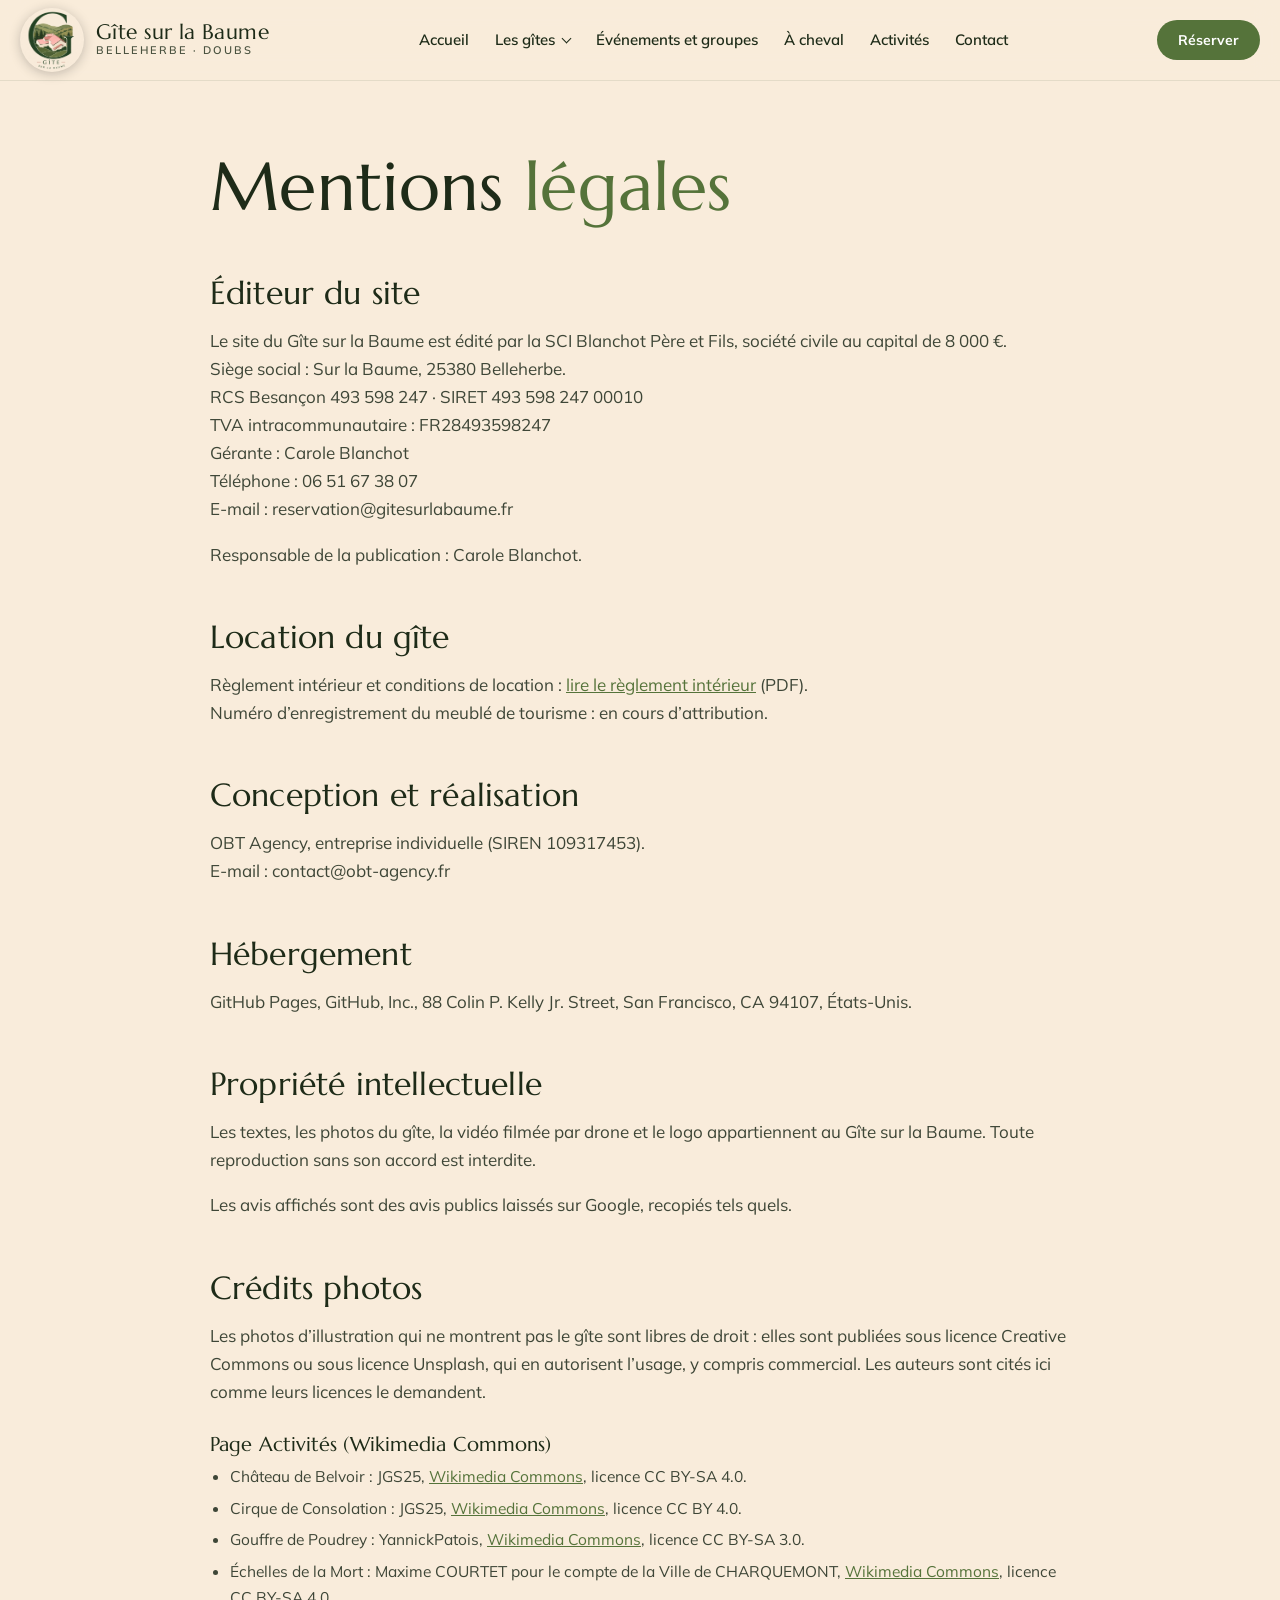
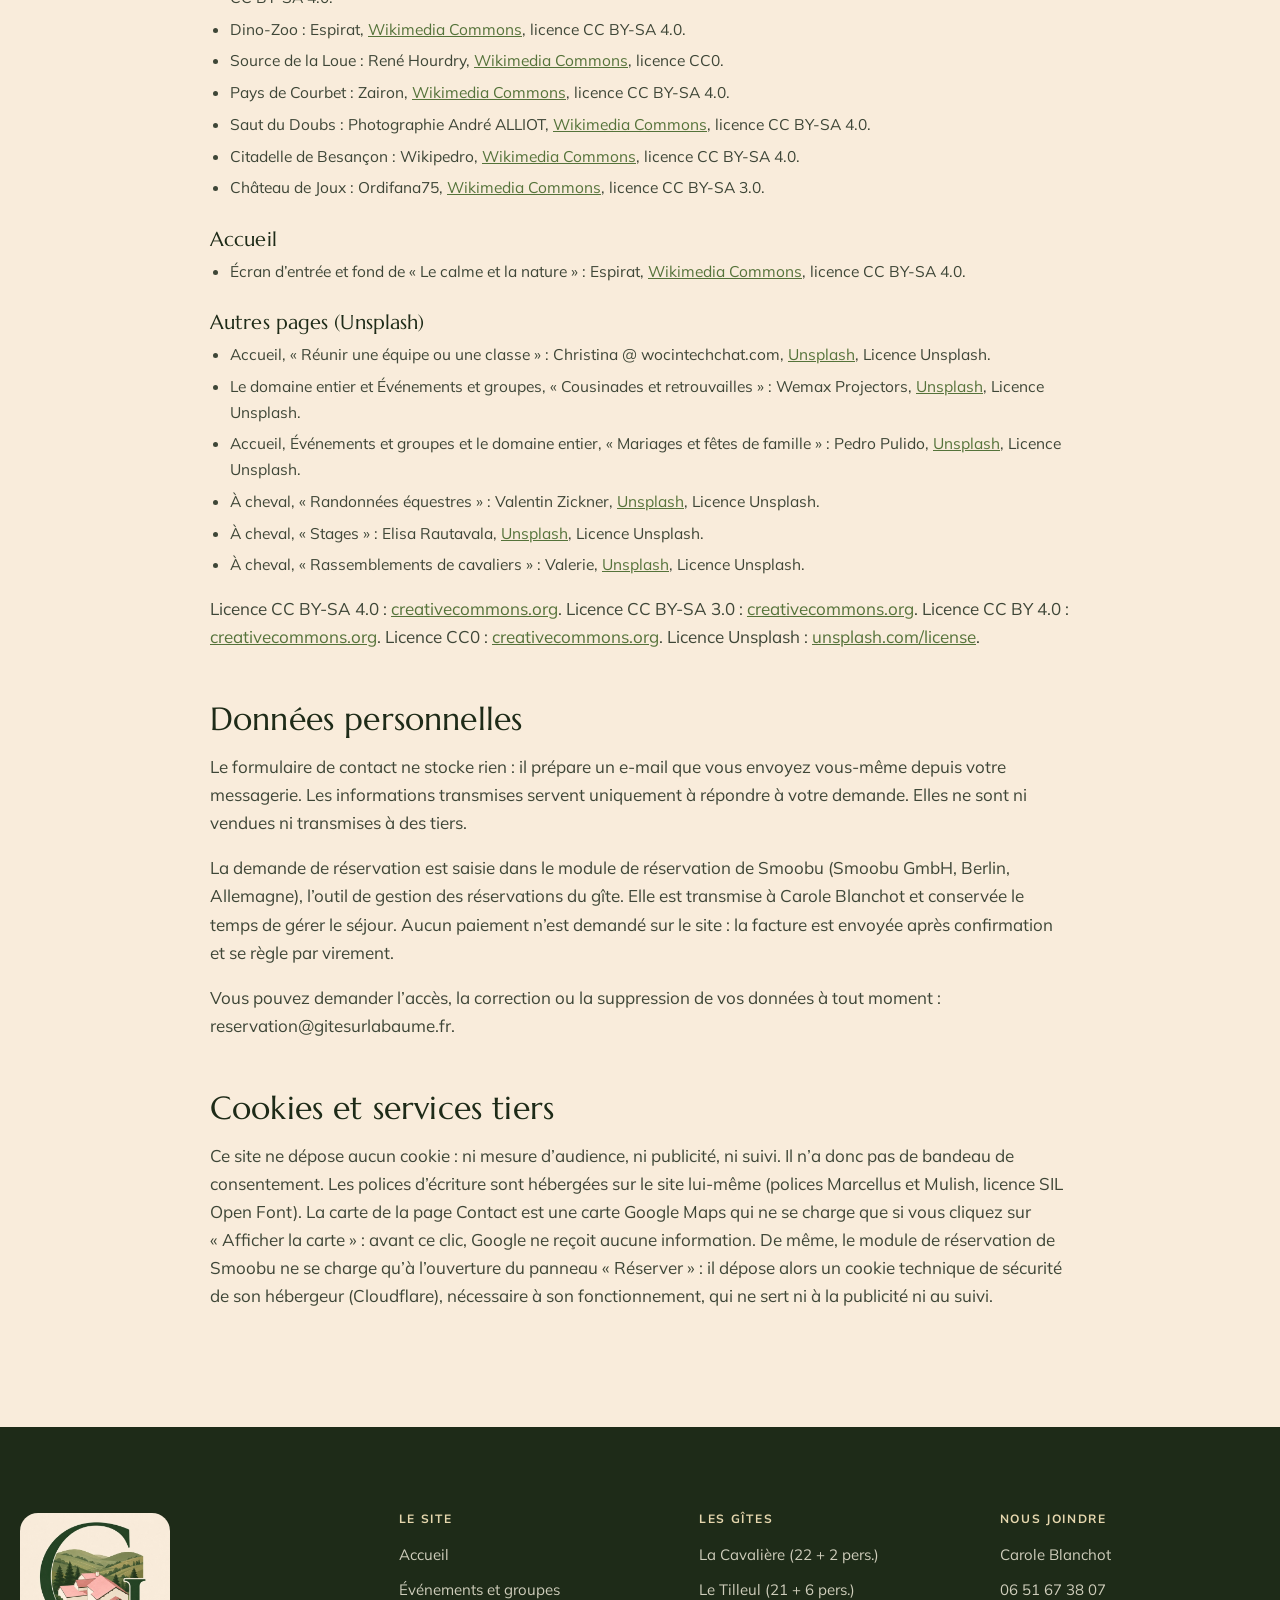
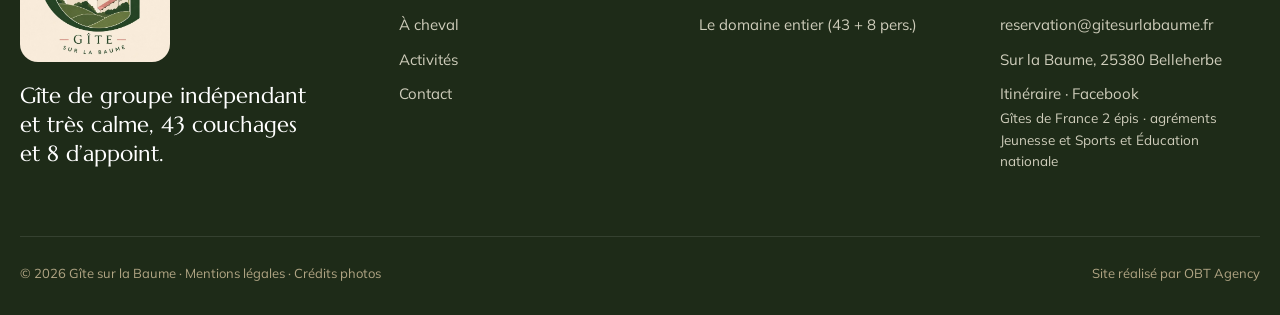
<file: mentions-legales.html>
<!doctype html>
<html lang="fr">
<head>
<meta charset="utf-8">
<meta name="robots" content="noindex, nofollow">
<meta name="viewport" content="width=device-width, initial-scale=1">
<title>Mentions légales · Gîte sur la Baume</title>
<meta name="description" content="Mentions légales, crédits photos et données personnelles du site du Gîte sur la Baume, Belleherbe (Doubs).">
<meta name="theme-color" content="#304427">
<link rel="icon" href="images/logo-embleme.jpg">
<link rel="preload" href="fonts/marcellus-latin.woff2" as="font" type="font/woff2" crossorigin>
<link rel="preload" href="fonts/mulish-latin.woff2" as="font" type="font/woff2" crossorigin>
<link rel="stylesheet" href="css/style.css?v=3d191b0e">
<link rel="stylesheet" href="css/mobile.css?v=cad47864">

</head>
<body>

<a class="visuellement-cache" href="#contenu">Aller au contenu</a>
<div class="entete">
  <div class="entete__envelop">
    <a class="entete__logo" href="index.html" aria-label="Gîte sur la Baume, accueil">
      <img src="images/logo-heros.jpg" alt="Logo du Gîte sur la Baume" width="600" height="596">
      <span class="entete__nom">Gîte sur la Baume<small>Belleherbe · Doubs</small></span>
    </a>
    <nav aria-label="Menu principal">
      <ul class="menu">
        <li><a href="index.html">Accueil</a></li>
        <li class="menu__deroulant">
          <button class="menu__parent" type="button" aria-expanded="false" aria-haspopup="true">Les gîtes<span class="menu__fleche" aria-hidden="true"></span></button>
          <ul class="sous-menu">
            <li><a href="la-cavaliere.html"><strong>La Cavalière</strong><span>22 + 2 pers.</span></a></li>
            <li><a href="le-tilleul.html"><strong>Le Tilleul</strong><span>21 + 6 pers.</span></a></li>
            <li><a href="le-domaine.html"><strong>Le domaine entier</strong><span>43 + 8 pers.</span></a></li>
          </ul>
        </li>
        <li><a href="evenements.html">Événements et groupes</a></li>
        <li><a href="cavaliers.html">À cheval</a></li>
        <li><a href="activites.html">Activités</a></li>
        <li><a href="contact.html">Contact</a></li>
      </ul>
    </nav>
    <a class="bouton entete__appel bouton--cta" href="contact.html#demande" data-reserver>Réserver</a>
    <button class="entete__burger" type="button" aria-label="Ouvrir le menu" aria-expanded="false"><span></span></button>
  </div>
</div>
<div id="contenu"></div>
<main>
<div class="texte-page">
  <div class="etroit">
    <h1>Mentions <em>légales</em></h1>

    <h2>Éditeur du site</h2>
    <p>Le site du Gîte sur la Baume est édité par la SCI Blanchot Père et Fils, société civile au capital de 8 000 €.<br>Siège social : Sur la Baume, 25380 Belleherbe.<br>RCS Besançon 493 598 247 · SIRET 493 598 247 00010<br>TVA intracommunautaire : FR28493598247<br>Gérante : Carole Blanchot<br>Téléphone : 06 51 67 38 07<br>E-mail : reservation@gitesurlabaume.fr</p>
    <p>Responsable de la publication : Carole Blanchot.</p>

    <h2>Location du gîte</h2>
    <p>Règlement intérieur et conditions de location : <a href="https://drive.google.com/file/d/10II9hGCozoDqivMk6igySHxoMZzGrWh1/view" target="_blank" rel="noopener">lire le règlement intérieur</a> (PDF).<br>Numéro d’enregistrement du meublé de tourisme : en cours d’attribution.</p>

    <h2>Conception et réalisation</h2>
    <p>OBT Agency, entreprise individuelle (SIREN 109317453).<br>E-mail : contact@obt-agency.fr</p>

    <h2>Hébergement</h2>
    <p>GitHub Pages, GitHub, Inc., 88 Colin P. Kelly Jr. Street, San Francisco, CA 94107, États-Unis.</p>

    <h2>Propriété intellectuelle</h2>
    <p>Les textes, les photos du gîte, la vidéo filmée par drone et le logo appartiennent au Gîte sur la Baume. Toute reproduction sans son accord est interdite.</p>
    <p>Les avis affichés sont des avis publics laissés sur Google, recopiés tels quels.</p>

    <h2 id="credits">Crédits photos</h2>
    <p>Les photos d’illustration qui ne montrent pas le gîte sont libres de droit : elles sont publiées sous licence Creative Commons ou sous licence Unsplash, qui en autorisent l’usage, y compris commercial. Les auteurs sont cités ici comme leurs licences le demandent.</p>
    <h3>Page Activités (Wikimedia Commons)</h3>
    <ul>
      <li>Château de Belvoir : JGS25, <a href="https://commons.wikimedia.org/wiki/File:Belvoir,_le_ch%C3%A2teau.jpg" target="_blank" rel="noopener">Wikimedia Commons</a>, licence CC BY-SA 4.0.</li>
      <li>Cirque de Consolation : JGS25, <a href="https://commons.wikimedia.org/wiki/File:Consolation,_les_cascades_du_Lan%C3%A7ot.jpg" target="_blank" rel="noopener">Wikimedia Commons</a>, licence CC BY 4.0.</li>
      <li>Gouffre de Poudrey : YannickPatois, <a href="https://commons.wikimedia.org/wiki/File:Gouffre_de_Poudrey_2010.jpg" target="_blank" rel="noopener">Wikimedia Commons</a>, licence CC BY-SA 3.0.</li>
      <li>Échelles de la Mort : Maxime COURTET pour le compte de la Ville de CHARQUEMONT, <a href="https://commons.wikimedia.org/wiki/File:CHARQUEMONT_-_Les_Echelles_De_La_Mort.jpg" target="_blank" rel="noopener">Wikimedia Commons</a>, licence CC BY-SA 4.0.</li>
      <li>Dino-Zoo : Espirat, <a href="https://commons.wikimedia.org/wiki/File:Man%C3%A8ge_pour_enfants.jpg" target="_blank" rel="noopener">Wikimedia Commons</a>, licence CC BY-SA 4.0.</li>
      <li>Source de la Loue : René Hourdry, <a href="https://commons.wikimedia.org/wiki/File:Cascade_de_la_Source_de_La_Loue_50.jpg" target="_blank" rel="noopener">Wikimedia Commons</a>, licence CC0.</li>
      <li>Pays de Courbet : Zairon, <a href="https://commons.wikimedia.org/wiki/File:Ornans_an_der_Loue_04.jpg" target="_blank" rel="noopener">Wikimedia Commons</a>, licence CC BY-SA 4.0.</li>
      <li>Saut du Doubs : Photographie André ALLIOT, <a href="https://commons.wikimedia.org/wiki/File:Le_saut_du_Doubs.jpg" target="_blank" rel="noopener">Wikimedia Commons</a>, licence CC BY-SA 4.0.</li>
      <li>Citadelle de Besançon : Wikipedro, <a href="https://commons.wikimedia.org/wiki/File:Besan%C3%A7on,_la_citadelle_depuis_le_mont_de_Bregille.jpg" target="_blank" rel="noopener">Wikimedia Commons</a>, licence CC BY-SA 4.0.</li>
      <li>Château de Joux : Ordifana75, <a href="https://commons.wikimedia.org/wiki/File:Ch%C3%A2teau_de_Joux_-_Vue_du_belv%C3%A9d%C3%A8re_de_la_Fauconni%C3%A8re.JPG" target="_blank" rel="noopener">Wikimedia Commons</a>, licence CC BY-SA 3.0.</li>
    </ul>
    <h3>Accueil</h3>
    <ul>
      <li>Écran d’entrée et fond de « Le calme et la nature » : Espirat, <a href="https://commons.wikimedia.org/wiki/File:Panorama_depuis_la_roche_du_pr%C3%AAtre.jpg" target="_blank" rel="noopener">Wikimedia Commons</a>, licence CC BY-SA 4.0.</li>
    </ul>
    <h3>Autres pages (Unsplash)</h3>
    <ul>
      <li>Accueil, « Réunir une équipe ou une classe » : Christina @ wocintechchat.com, <a href="https://unsplash.com/photos/faEfWCdOKIg" target="_blank" rel="noopener">Unsplash</a>, Licence Unsplash.</li>
      <li>Le domaine entier et Événements et groupes, « Cousinades et retrouvailles » : Wemax Projectors, <a href="https://unsplash.com/photos/vnLhNxbMdLk" target="_blank" rel="noopener">Unsplash</a>, Licence Unsplash.</li>
      <li>Accueil, Événements et groupes et le domaine entier, « Mariages et fêtes de famille » : Pedro Pulido, <a href="https://unsplash.com/photos/Z-qiwJQIBVA" target="_blank" rel="noopener">Unsplash</a>, Licence Unsplash.</li>
      <li>À cheval, « Randonnées équestres » : Valentin Zickner, <a href="https://unsplash.com/photos/uNssca4IsiE" target="_blank" rel="noopener">Unsplash</a>, Licence Unsplash.</li>
      <li>À cheval, « Stages » : Elisa Rautavala, <a href="https://unsplash.com/photos/yZbdyAfaFo8" target="_blank" rel="noopener">Unsplash</a>, Licence Unsplash.</li>
      <li>À cheval, « Rassemblements de cavaliers » : Valerie, <a href="https://unsplash.com/photos/AOxmZUVlIB4" target="_blank" rel="noopener">Unsplash</a>, Licence Unsplash.</li>
    </ul>
    <p>Licence CC BY-SA 4.0 : <a href="https://creativecommons.org/licenses/by-sa/4.0/deed.fr" target="_blank" rel="noopener">creativecommons.org</a>. Licence CC BY-SA 3.0 : <a href="https://creativecommons.org/licenses/by-sa/3.0/deed.fr" target="_blank" rel="noopener">creativecommons.org</a>. Licence CC BY 4.0 : <a href="https://creativecommons.org/licenses/by/4.0/deed.fr" target="_blank" rel="noopener">creativecommons.org</a>. Licence CC0 : <a href="https://creativecommons.org/publicdomain/zero/1.0/deed.fr" target="_blank" rel="noopener">creativecommons.org</a>. Licence Unsplash : <a href="https://unsplash.com/license" target="_blank" rel="noopener">unsplash.com/license</a>.</p>

    <h2 id="donnees-personnelles">Données personnelles</h2>
    <p>Le formulaire de contact ne stocke rien : il prépare un e-mail que vous envoyez vous-même depuis votre messagerie. Les informations transmises servent uniquement à répondre à votre demande. Elles ne sont ni vendues ni transmises à des tiers.</p>
    <p>La demande de réservation est saisie dans le module de réservation de Smoobu (Smoobu GmbH, Berlin, Allemagne), l’outil de gestion des réservations du gîte. Elle est transmise à Carole Blanchot et conservée le temps de gérer le séjour. Aucun paiement n’est demandé sur le site : la facture est envoyée après confirmation et se règle par virement.</p>
    <p>Vous pouvez demander l’accès, la correction ou la suppression de vos données à tout moment : reservation@gitesurlabaume.fr.</p>

    <h2>Cookies et services tiers</h2>
    <p>Ce site ne dépose aucun cookie : ni mesure d’audience, ni publicité, ni suivi. Il n’a donc pas de bandeau de consentement. Les polices d’écriture sont hébergées sur le site lui-même (polices Marcellus et Mulish, licence SIL Open Font). La carte de la page Contact est une carte Google Maps qui ne se charge que si vous cliquez sur « Afficher la carte » : avant ce clic, Google ne reçoit aucune information. De même, le module de réservation de Smoobu ne se charge qu’à l’ouverture du panneau « Réserver » : il dépose alors un cookie technique de sécurité de son hébergeur (Cloudflare), nécessaire à son fonctionnement, qui ne sert ni à la publicité ni au suivi.</p>
  </div>
</div>
</main>
<footer class="pied">
  <div class="envelop">
    <div class="pied__haut">
      <div>
        <img class="pied__logo" src="images/logo.jpg" alt="Gîte sur la Baume" width="1080" height="1073" loading="lazy">
        <p class="pied__accroche">Gîte de groupe indépendant et très calme, 43 couchages et 8 d’appoint.</p>
      </div>
      <div>
        <h3>Le site</h3>
        <ul>
          <li><a href="index.html">Accueil</a></li>
          <li><a href="evenements.html">Événements et groupes</a></li>
          <li><a href="cavaliers.html">À cheval</a></li>
          <li><a href="activites.html">Activités</a></li>
          <li><a href="contact.html">Contact</a></li>
        </ul>
      </div>
      <div>
        <h3>Les gîtes</h3>
        <ul>
          <li><a href="la-cavaliere.html">La Cavalière (22 + 2 pers.)</a></li>
          <li><a href="le-tilleul.html">Le Tilleul (21 + 6 pers.)</a></li>
          <li><a href="le-domaine.html">Le domaine entier (43 + 8 pers.)</a></li>
        </ul>
      </div>
      <div>
        <h3>Nous joindre</h3>
        <ul>
          <li>Carole Blanchot</li>
          <li><a href="tel:+33651673807">06 51 67 38 07</a></li>
          <li><a href="mailto:reservation@gitesurlabaume.fr">reservation@gitesurlabaume.fr</a></li>
          <li>Sur la Baume, 25380 Belleherbe</li>
          <li><a href="https://maps.google.com/?cid=1944867759614640810" target="_blank" rel="noopener">Itinéraire</a> · <a href="https://www.facebook.com/profile.php?id=100094727396490" target="_blank" rel="noopener">Facebook</a></li>
        </ul>
        <p class="pied__labels">Gîtes de France 2 épis · agréments Jeunesse et Sports et Éducation nationale</p>
      </div>
    </div>
    <div class="pied__bas">
      <span>© <span data-annee>2026</span> Gîte sur la Baume · <a href="mentions-legales.html">Mentions légales</a> · <a href="mentions-legales.html#credits">Crédits photos</a></span>
      <span>Site réalisé par OBT Agency</span>
    </div>
  </div>
</footer>
<script src="js/main.js?v=fafd0d5c"></script>
<script src="js/mobile.js?v=3ced1ad4"></script>
<div class="resa-panneau" id="reserver" role="dialog" aria-modal="true" aria-labelledby="resa-titre" hidden>
  <div class="resa-panneau__voile" data-resa-fermer></div>
  <div class="resa-panneau__boite">
    <div class="resa-panneau__tete">
      <h2 id="resa-titre">Réserver</h2>
      <button class="resa-panneau__fermer" type="button" data-resa-fermer aria-label="Fermer le panneau de réservation"><span aria-hidden="true">×</span></button>
    </div>
    <p class="resa-panneau__intro">Choisissez votre gîte, puis vos dates : les jours libres et le prix s’affichent tout de suite.</p>
    <div class="resa-choix">
      <button class="resa-carte" type="button" data-gite="le-domaine" aria-pressed="false"><img src="images/ciel-cour.jpg" alt="" loading="lazy"><span><strong>Le domaine entier</strong><small>43 + 8 pers.</small></span></button>
      <button class="resa-carte" type="button" data-gite="la-cavaliere" aria-pressed="false"><img src="images/cav-salle-1.jpg" alt="" loading="lazy"><span><strong>La Cavalière</strong><small>22 + 2 pers.</small></span></button>
      <button class="resa-carte" type="button" data-gite="le-tilleul" aria-pressed="false"><img src="images/til-batiment.jpg" alt="" loading="lazy"><span><strong>Le Tilleul</strong><small>21 + 6 pers.</small></span></button>
    </div>
    <div class="resa-moteur" data-resa-moteur><p class="resa-moteur__vide">Choisissez un gîte pour voir ses disponibilités et ses prix.</p></div>
    <p class="resa-note">Aucun paiement sur le site : Carole confirme votre demande puis vous envoie la facture, à régler par virement. Elle répond du lundi au vendredi.</p>
  </div>
</div>
<script src="js/reservation.js?v=bc8d2914"></script>
</body>
</html>
</file>
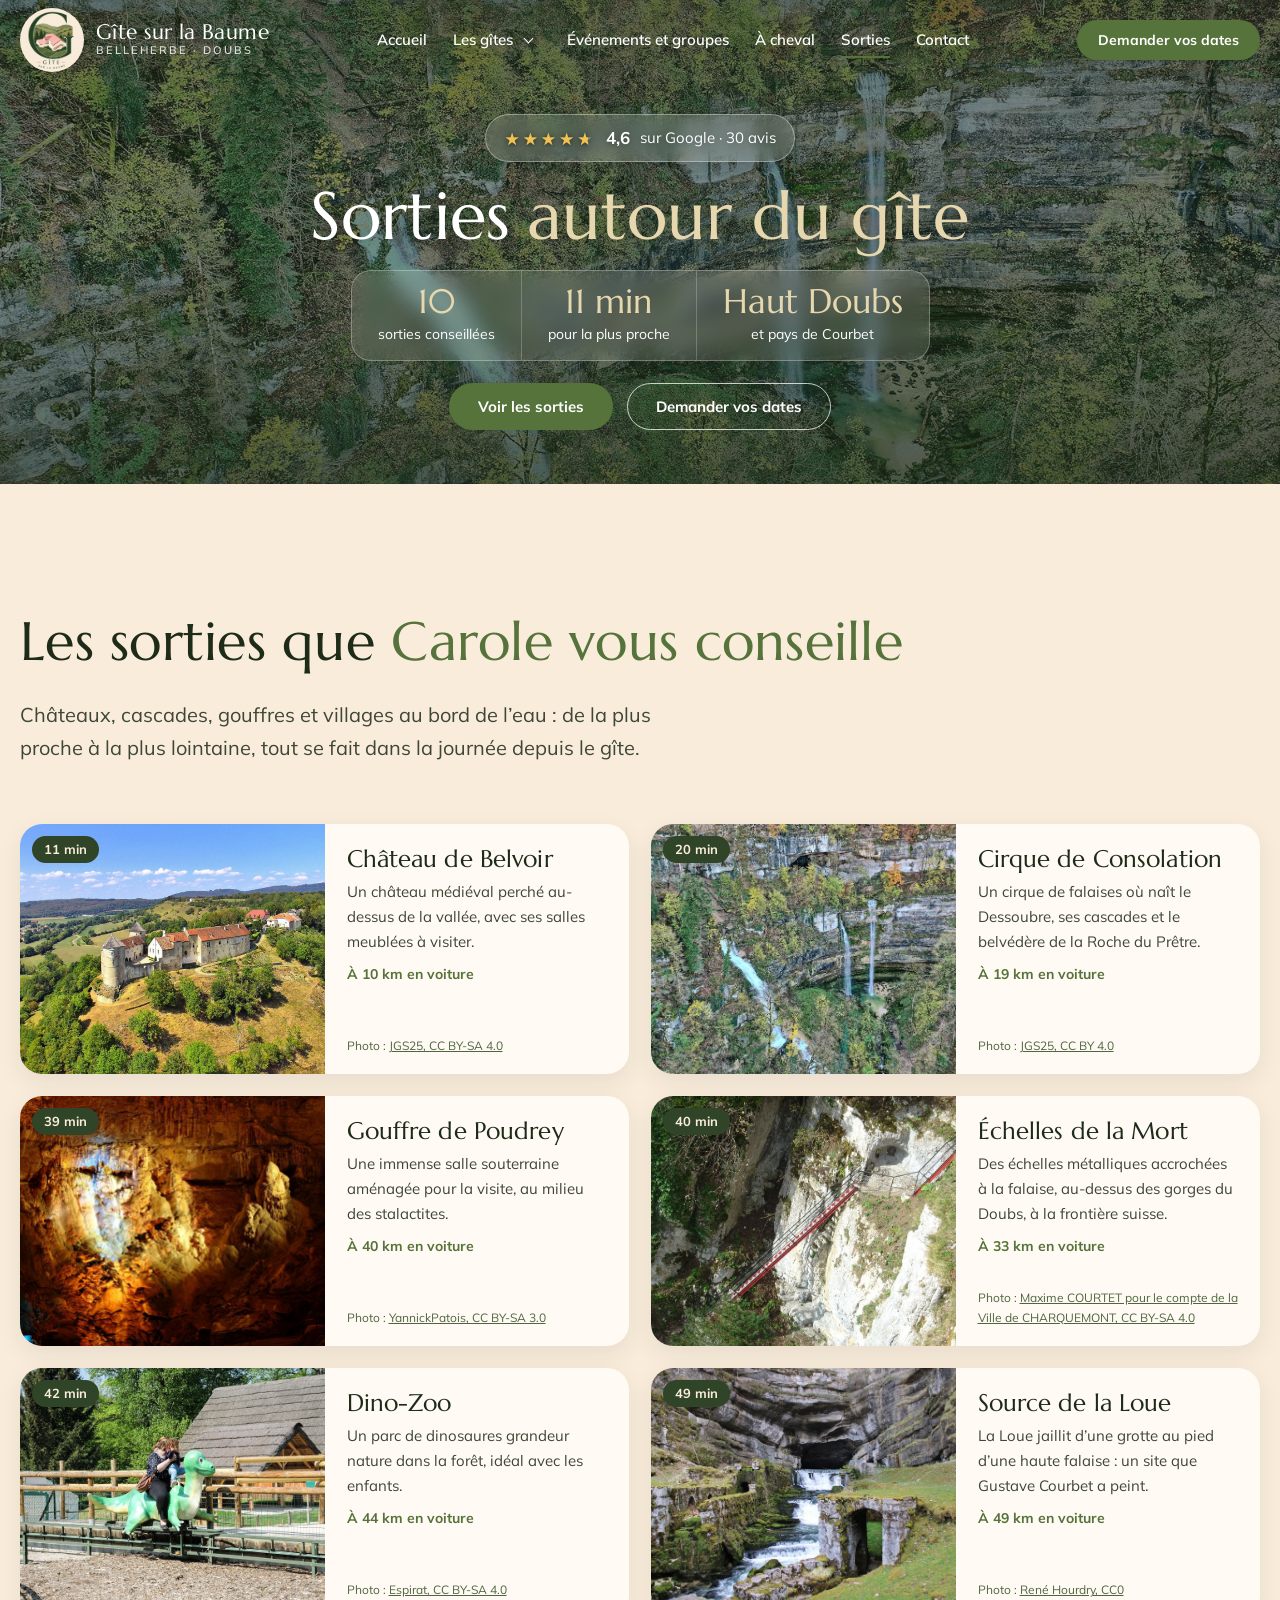
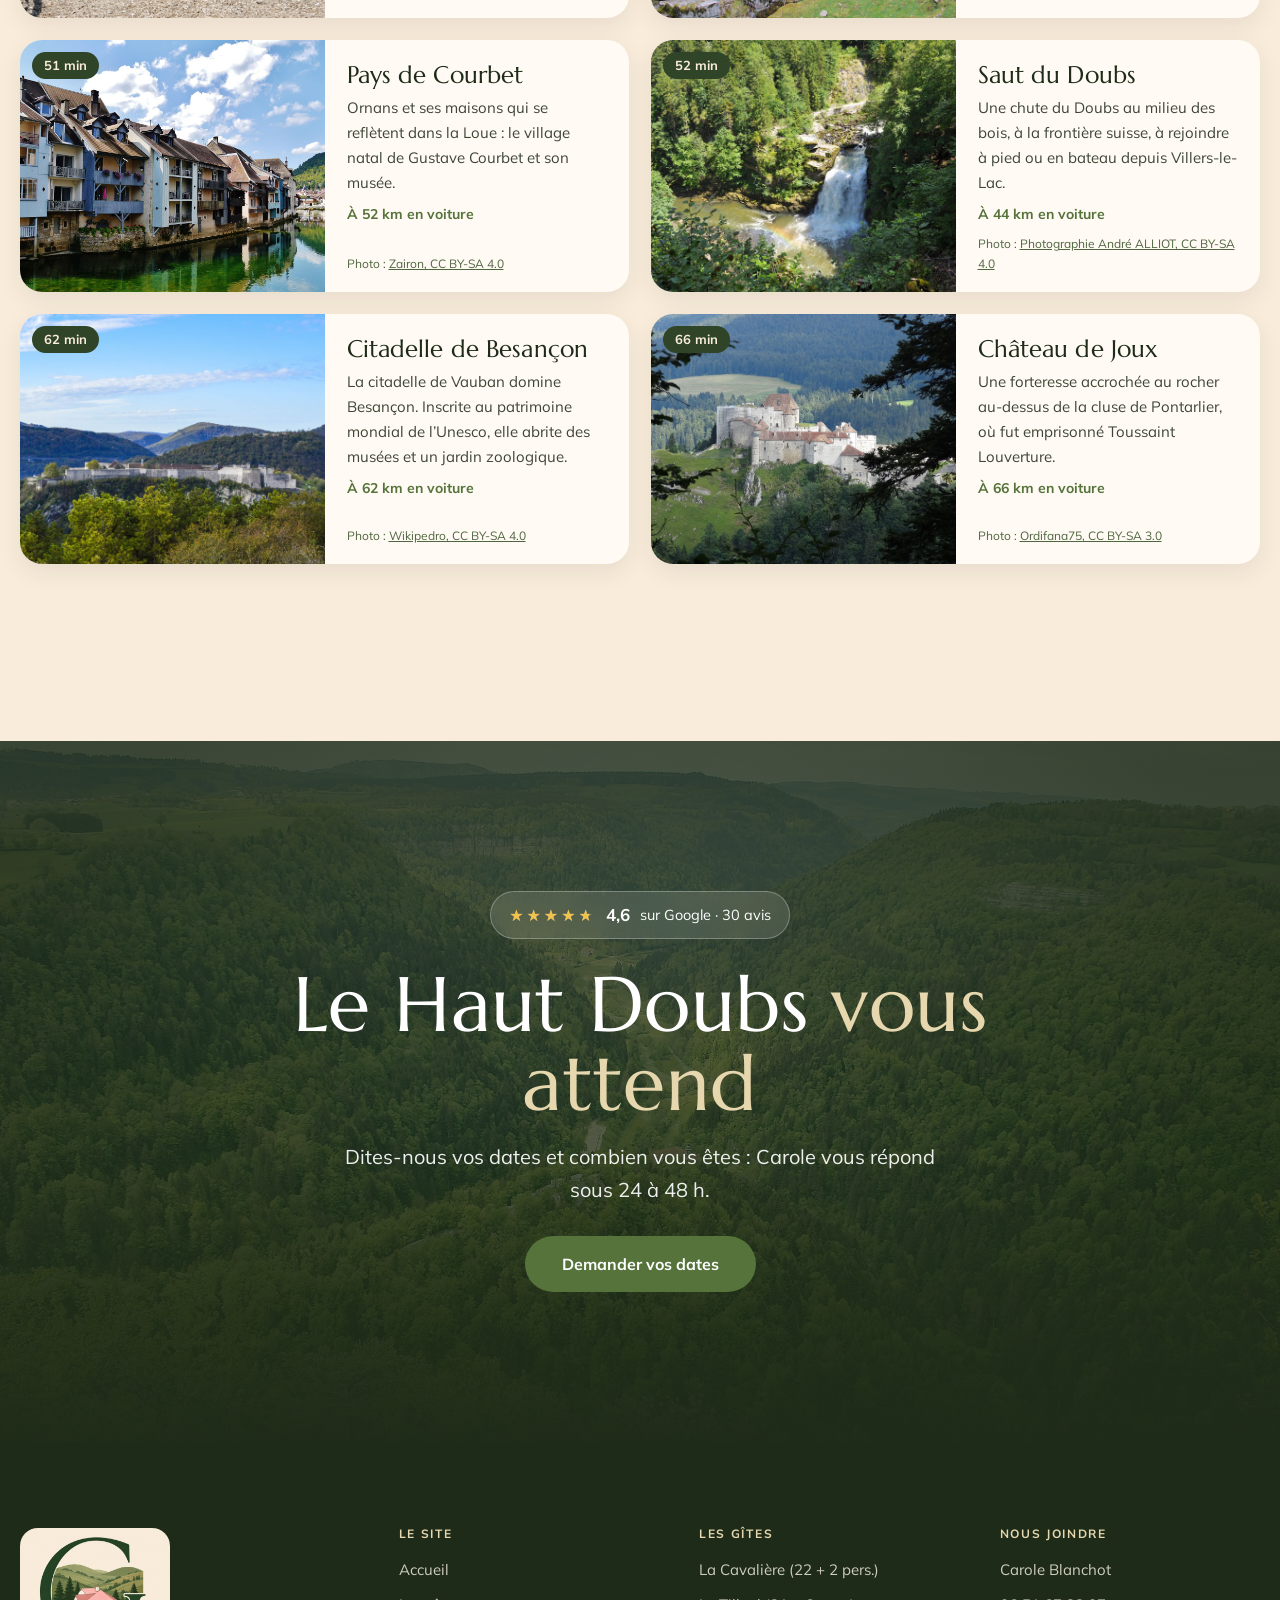
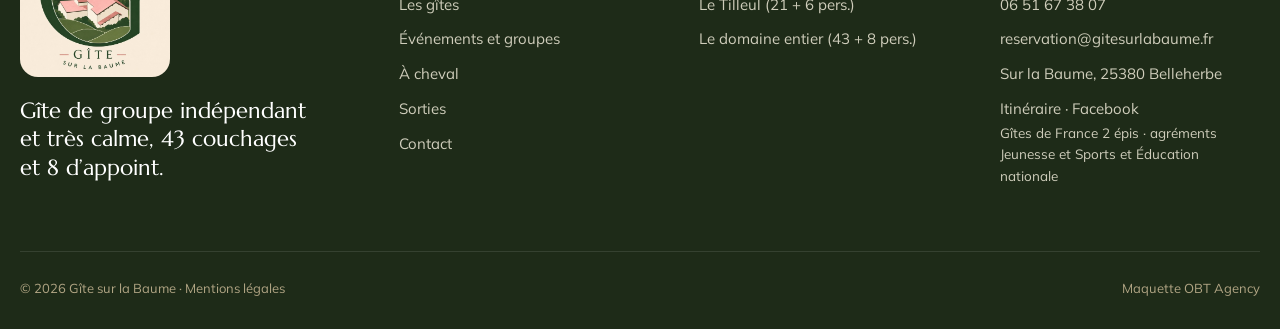
<file: sorties.html>
<!doctype html>
<html lang="fr">
<head>
<meta charset="utf-8">
<meta name="robots" content="noindex, nofollow">
<meta name="viewport" content="width=device-width, initial-scale=1">
<title>Sorties autour du gîte · Haut Doubs · Gîte sur la Baume</title>
<meta name="description" content="Les sorties à faire autour du Gîte sur la Baume, à Belleherbe (Doubs) : château de Belvoir, cirque de Consolation, gouffre de Poudrey, Échelles de la Mort, Dino-Zoo, source de la Loue, Ornans, Saut du Doubs, citadelle de Besançon et château de Joux.">
<meta name="theme-color" content="#304427">
<link rel="icon" href="images/logo-embleme.jpg">
<link rel="preconnect" href="https://fonts.googleapis.com">
<link rel="preconnect" href="https://fonts.gstatic.com" crossorigin>
<link href="https://fonts.googleapis.com/css2?family=Marcellus&family=Mulish:wght@400;600;700&display=swap" rel="stylesheet">
<link rel="stylesheet" href="css/style.css?v=9f351cb5">

</head>
<body>

<a class="visuellement-cache" href="#contenu">Aller au contenu</a>
<div class="entete">
  <div class="entete__envelop">
    <a class="entete__logo" href="index.html" aria-label="Gîte sur la Baume, accueil">
      <img src="images/logo-heros.jpg" alt="Logo du Gîte sur la Baume" width="600" height="596">
      <span class="entete__nom">Gîte sur la Baume<small>Belleherbe · Doubs</small></span>
    </a>
    <nav aria-label="Menu principal">
      <ul class="menu">
        <li><a href="index.html">Accueil</a></li>
        <li class="menu__deroulant">
          <a href="gites.html">Les gîtes</a>
          <button class="menu__ouvrir" type="button" aria-expanded="false" aria-label="Voir les trois gîtes"><span aria-hidden="true"></span></button>
          <ul class="sous-menu">
            <li><a href="la-cavaliere.html"><strong>La Cavalière</strong><span>22 + 2 pers.</span></a></li>
            <li><a href="le-tilleul.html"><strong>Le Tilleul</strong><span>21 + 6 pers.</span></a></li>
            <li><a href="le-domaine.html"><strong>Le domaine entier</strong><span>43 + 8 pers.</span></a></li>
          </ul>
        </li>
        <li><a href="evenements.html">Événements et groupes</a></li>
        <li><a href="cavaliers.html">À cheval</a></li>
        <li><a href="sorties.html" aria-current="page">Sorties</a></li>
        <li><a href="contact.html">Contact</a></li>
      </ul>
    </nav>
    <a class="bouton entete__appel bouton--cta" href="contact.html#demande">Demander vos dates</a>
    <button class="entete__burger" type="button" aria-label="Ouvrir le menu" aria-expanded="false"><span></span></button>
  </div>
</div>
<div id="contenu"></div>
<main>
<header class="heros heros--centre">
  <div class="heros__photo"><img src="images/sortie-consolation.jpg" alt="Les cascades du cirque de Consolation" fetchpriority="high"></div>
  <div class="heros__contenu">
    <a class="note-heros note-heros--cadre" href="https://maps.google.com/?cid=1944867759614640810" target="_blank" rel="noopener"><span class="etoiles" style="--note:92%" role="img" aria-label="4,6 étoiles sur 5">★★★★★</span><strong>4,6</strong><span>sur Google · 30 avis</span></a>
    <h1>Sorties <em>autour du gîte</em></h1>
    <ul class="chiffres-heros">
      <li><strong>10</strong>sorties conseillées</li>
      <li><strong>11 min</strong>pour la plus proche</li>
      <li><strong>Haut Doubs</strong>et pays de Courbet</li>
    </ul>
    <div class="boutons"><a class="bouton" href="#sorties">Voir les sorties</a><a class="bouton bouton--clair bouton--cta" href="contact.html?projet=sejour#demande">Demander vos dates</a></div>
  </div>
</header>

<section class="section" id="sorties">
  <div class="envelop">
    <div class="tete-section apparait">
      <h2>Les sorties que <em>Carole vous conseille</em></h2>
      <p class="chapeau">Châteaux, cascades, gouffres et villages au bord de l’eau : de la plus proche à la plus lointaine, tout se fait dans la journée depuis le gîte.</p>
    </div>
    <div class="sorties" data-groupe-photos>
      <article class="sortie">
        <div class="sortie__photo"><img src="images/sortie-belvoir.jpg" alt="Château de Belvoir" loading="lazy" data-agrandir><span class="sortie__temps">11 min</span></div>
        <div class="sortie__texte">
          <h3>Château de Belvoir</h3>
          <p>Un château médiéval perché au-dessus de la vallée, avec ses salles meublées à visiter.</p>
          <p class="sortie__route">À 10 km en voiture</p>
          <p class="sortie__credit">Photo : <a href="https://commons.wikimedia.org/wiki/File:Belvoir,_le_ch%C3%A2teau.jpg" target="_blank" rel="noopener">JGS25, CC BY-SA 4.0</a></p>
        </div>
      </article>
      <article class="sortie">
        <div class="sortie__photo"><img src="images/sortie-consolation.jpg" alt="Cirque de Consolation" loading="lazy" data-agrandir><span class="sortie__temps">20 min</span></div>
        <div class="sortie__texte">
          <h3>Cirque de Consolation</h3>
          <p>Un cirque de falaises où naît le Dessoubre, ses cascades et le belvédère de la Roche du Prêtre.</p>
          <p class="sortie__route">À 19 km en voiture</p>
          <p class="sortie__credit">Photo : <a href="https://commons.wikimedia.org/wiki/File:Consolation,_les_cascades_du_Lan%C3%A7ot.jpg" target="_blank" rel="noopener">JGS25, CC BY 4.0</a></p>
        </div>
      </article>
      <article class="sortie">
        <div class="sortie__photo"><img src="images/sortie-poudrey.jpg" alt="Gouffre de Poudrey" loading="lazy" data-agrandir><span class="sortie__temps">39 min</span></div>
        <div class="sortie__texte">
          <h3>Gouffre de Poudrey</h3>
          <p>Une immense salle souterraine aménagée pour la visite, au milieu des stalactites.</p>
          <p class="sortie__route">À 40 km en voiture</p>
          <p class="sortie__credit">Photo : <a href="https://commons.wikimedia.org/wiki/File:Gouffre_de_Poudrey_2010.jpg" target="_blank" rel="noopener">YannickPatois, CC BY-SA 3.0</a></p>
        </div>
      </article>
      <article class="sortie">
        <div class="sortie__photo"><img src="images/sortie-echelles.jpg" alt="Échelles de la Mort" loading="lazy" data-agrandir><span class="sortie__temps">40 min</span></div>
        <div class="sortie__texte">
          <h3>Échelles de la Mort</h3>
          <p>Des échelles métalliques accrochées à la falaise, au-dessus des gorges du Doubs, à la frontière suisse.</p>
          <p class="sortie__route">À 33 km en voiture</p>
          <p class="sortie__credit">Photo : <a href="https://commons.wikimedia.org/wiki/File:CHARQUEMONT_-_Les_Echelles_De_La_Mort.jpg" target="_blank" rel="noopener">Maxime COURTET pour le compte de la Ville de CHARQUEMONT, CC BY-SA 4.0</a></p>
        </div>
      </article>
      <article class="sortie">
        <div class="sortie__photo"><img src="images/sortie-dinozoo.jpg" alt="Dino-Zoo" loading="lazy" data-agrandir><span class="sortie__temps">42 min</span></div>
        <div class="sortie__texte">
          <h3>Dino-Zoo</h3>
          <p>Un parc de dinosaures grandeur nature dans la forêt, idéal avec les enfants.</p>
          <p class="sortie__route">À 44 km en voiture</p>
          <p class="sortie__credit">Photo : <a href="https://commons.wikimedia.org/wiki/File:Man%C3%A8ge_pour_enfants.jpg" target="_blank" rel="noopener">Espirat, CC BY-SA 4.0</a></p>
        </div>
      </article>
      <article class="sortie">
        <div class="sortie__photo"><img src="images/sortie-loue.jpg" alt="Source de la Loue" loading="lazy" data-agrandir><span class="sortie__temps">49 min</span></div>
        <div class="sortie__texte">
          <h3>Source de la Loue</h3>
          <p>La Loue jaillit d’une grotte au pied d’une haute falaise : un site que Gustave Courbet a peint.</p>
          <p class="sortie__route">À 49 km en voiture</p>
          <p class="sortie__credit">Photo : <a href="https://commons.wikimedia.org/wiki/File:Cascade_de_la_Source_de_La_Loue_50.jpg" target="_blank" rel="noopener">René Hourdry, CC0</a></p>
        </div>
      </article>
      <article class="sortie">
        <div class="sortie__photo"><img src="images/sortie-courbet.jpg" alt="Pays de Courbet" loading="lazy" data-agrandir><span class="sortie__temps">51 min</span></div>
        <div class="sortie__texte">
          <h3>Pays de Courbet</h3>
          <p>Ornans et ses maisons qui se reflètent dans la Loue : le village natal de Gustave Courbet et son musée.</p>
          <p class="sortie__route">À 52 km en voiture</p>
          <p class="sortie__credit">Photo : <a href="https://commons.wikimedia.org/wiki/File:Ornans_an_der_Loue_04.jpg" target="_blank" rel="noopener">Zairon, CC BY-SA 4.0</a></p>
        </div>
      </article>
      <article class="sortie">
        <div class="sortie__photo"><img src="images/sortie-saut.jpg" alt="Saut du Doubs" loading="lazy" data-agrandir><span class="sortie__temps">52 min</span></div>
        <div class="sortie__texte">
          <h3>Saut du Doubs</h3>
          <p>Une chute du Doubs au milieu des bois, à la frontière suisse, à rejoindre à pied ou en bateau depuis Villers-le-Lac.</p>
          <p class="sortie__route">À 44 km en voiture</p>
          <p class="sortie__credit">Photo : <a href="https://commons.wikimedia.org/wiki/File:Le_saut_du_Doubs.jpg" target="_blank" rel="noopener">Photographie André ALLIOT, CC BY-SA 4.0</a></p>
        </div>
      </article>
      <article class="sortie">
        <div class="sortie__photo"><img src="images/sortie-citadelle.jpg" alt="Citadelle de Besançon" loading="lazy" data-agrandir><span class="sortie__temps">62 min</span></div>
        <div class="sortie__texte">
          <h3>Citadelle de Besançon</h3>
          <p>La citadelle de Vauban domine Besançon. Inscrite au patrimoine mondial de l’Unesco, elle abrite des musées et un jardin zoologique.</p>
          <p class="sortie__route">À 62 km en voiture</p>
          <p class="sortie__credit">Photo : <a href="https://commons.wikimedia.org/wiki/File:Besan%C3%A7on,_la_citadelle_depuis_le_mont_de_Bregille.jpg" target="_blank" rel="noopener">Wikipedro, CC BY-SA 4.0</a></p>
        </div>
      </article>
      <article class="sortie">
        <div class="sortie__photo"><img src="images/sortie-joux.jpg" alt="Château de Joux" loading="lazy" data-agrandir><span class="sortie__temps">66 min</span></div>
        <div class="sortie__texte">
          <h3>Château de Joux</h3>
          <p>Une forteresse accrochée au rocher au-dessus de la cluse de Pontarlier, où fut emprisonné Toussaint Louverture.</p>
          <p class="sortie__route">À 66 km en voiture</p>
          <p class="sortie__credit">Photo : <a href="https://commons.wikimedia.org/wiki/File:Ch%C3%A2teau_de_Joux_-_Vue_du_belv%C3%A9d%C3%A8re_de_la_Fauconni%C3%A8re.JPG" target="_blank" rel="noopener">Ordifana75, CC BY-SA 3.0</a></p>
        </div>
      </article>
    </div>
    <p class="sorties__note apparait">Temps de route en voiture depuis le gîte, à titre indicatif. Les photos sont des photos libres de droit, avec le nom de leur auteur.</p>
  </div>
</section>

<section class="appel" id="appel">
  <div class="appel__fond"><img src="images/entree-dessoubre.jpg" alt="" loading="lazy"></div>
  <div class="appel__contenu">
    <a class="appel__avis" href="https://maps.google.com/?cid=1944867759614640810" target="_blank" rel="noopener"><span class="etoiles" style="--note:92%" role="img" aria-label="4,6 étoiles sur 5">★★★★★</span><strong>4,6</strong><span>sur Google · 30 avis</span></a>
    <h2>Le Haut Doubs <em>vous attend</em></h2>
    <p class="appel__sous">Dites-nous vos dates et combien vous êtes : Carole vous répond sous 24 à 48 h.</p>
    <a class="bouton bouton--grand bouton--cta" href="contact.html?projet=sejour#demande">Demander vos dates</a>
  </div>
</section>
</main>
<footer class="pied">
  <div class="envelop">
    <div class="pied__haut">
      <div>
        <img class="pied__logo" src="images/logo.jpg" alt="Gîte sur la Baume" width="1080" height="1073" loading="lazy">
        <p class="pied__accroche">Gîte de groupe indépendant et très calme, 43 couchages et 8 d’appoint.</p>
      </div>
      <div>
        <h3>Le site</h3>
        <ul>
          <li><a href="index.html">Accueil</a></li>
          <li><a href="gites.html">Les gîtes</a></li>
          <li><a href="evenements.html">Événements et groupes</a></li>
          <li><a href="cavaliers.html">À cheval</a></li>
          <li><a href="sorties.html">Sorties</a></li>
          <li><a href="contact.html">Contact</a></li>
        </ul>
      </div>
      <div>
        <h3>Les gîtes</h3>
        <ul>
          <li><a href="la-cavaliere.html">La Cavalière (22 + 2 pers.)</a></li>
          <li><a href="le-tilleul.html">Le Tilleul (21 + 6 pers.)</a></li>
          <li><a href="le-domaine.html">Le domaine entier (43 + 8 pers.)</a></li>
        </ul>
      </div>
      <div>
        <h3>Nous joindre</h3>
        <ul>
          <li>Carole Blanchot</li>
          <li><a href="tel:+33651673807">06 51 67 38 07</a></li>
          <li><a href="mailto:reservation@gitesurlabaume.fr">reservation@gitesurlabaume.fr</a></li>
          <li>Sur la Baume, 25380 Belleherbe</li>
          <li><a href="https://maps.google.com/?cid=1944867759614640810" target="_blank" rel="noopener">Itinéraire</a> · <a href="https://www.facebook.com/profile.php?id=100094727396490" target="_blank" rel="noopener">Facebook</a></li>
        </ul>
        <p class="pied__labels">Gîtes de France 2 épis · agréments Jeunesse et Sports et Éducation nationale</p>
      </div>
    </div>
    <div class="pied__bas">
      <span>© <span data-annee>2026</span> Gîte sur la Baume · <a href="mentions-legales.html">Mentions légales</a></span>
      <span>Maquette OBT Agency</span>
    </div>
  </div>
</footer>
<script src="js/main.js?v=ac3fad0a"></script>
</body>
</html>
</file>
<file: css/style.css>
/* Gîte sur la Baume : feuille de style unique
   Charte de la cliente : le vert du G et le beige du fond du logo ; boutons verts ou transparents
   1. Réglages  2. Base  3. Boutons  4. En-tête  5. Héros  6. Sections communes
   7. Accueil  8. Les gîtes  9. Fêtes  10. Groupes  11. Cavaliers  12. Contact  13. Pied de page  14. Animations */

/* 1. Réglages ------------------------------------------------------------ */
:root {
  --vert: #304427;
  --vert-nuit: #1E2B18;
  --vert-doux: #4F6640;
  --accent: #55733A;
  --accent-vif: #66864A;
  --accent-pale: #E9E2C6;
  --clair: #E6D7AE;
  --sauge: #B1A584;
  --sauge-claire: #DCD4BC;
  --creme: #F9ECDB;
  --creme-fonce: #F0DFC6;
  --blanc: #FFFAF3;
  --encre: #1E2B18;
  --texte: #3E4637;

  --f-titre: "Marcellus", "Times New Roman", serif;
  --f-texte: "Mulish", system-ui, sans-serif;

  --rayon: 22px;
  --rayon-petit: 14px;
  --ombre: 0 18px 50px rgba(30, 43, 24, .16);
  --ombre-douce: 0 8px 24px rgba(30, 43, 24, .08);
  --large: min(1240px, 100% - 32px);
  --etroit: min(860px, 100% - 32px);
  --entete: 80px;
}

/* 2. Base ---------------------------------------------------------------- */
*, *::before, *::after { box-sizing: border-box; }
html { scroll-behavior: smooth; scroll-padding-top: calc(var(--entete) + 12px); }
body {
  margin: 0;
  background: var(--creme);
  color: var(--texte);
  font: 400 17px/1.65 var(--f-texte);
  -webkit-font-smoothing: antialiased;
  overflow-x: hidden;
}
img { display: block; max-width: 100%; height: auto; }
a { color: inherit; }
h1, h2, h3, h4 { font-family: var(--f-titre); color: var(--encre); font-weight: 400; line-height: 1.1; margin: 0 0 .5em; letter-spacing: .005em; }
h1 { font-size: clamp(42px, 6.2vw, 86px); }
h2 { font-size: clamp(32px, 4.2vw, 56px); }
h3 { font-size: clamp(23px, 2.2vw, 29px); }
h1 em, h2 em, h3 em { font-style: normal; color: var(--accent); }
p { margin: 0 0 1em; }
.envelop { width: var(--large); margin-inline: auto; }
.etroit { width: var(--etroit); margin-inline: auto; }
.section { padding: clamp(72px, 10vw, 136px) 0; position: relative; }
.section--fonce { background: var(--creme-fonce); }
.section--blanc { background: var(--blanc); }
.section--nuit { background: var(--vert-nuit); color: #E4E2D2; }
.section--nuit h2, .section--nuit h3 { color: var(--blanc); }
.section--nuit h2 em, .section--nuit h3 em { color: var(--clair); }
.chapeau { font-size: clamp(18px, 1.6vw, 20px); max-width: 640px; }
.tete-section { margin-bottom: clamp(34px, 5vw, 60px); }
.tete-section--centre { text-align: center; }
.tete-section--centre .chapeau { margin-inline: auto; }
.visuellement-cache { position: absolute !important; width: 1px; height: 1px; overflow: hidden; clip: rect(0 0 0 0); white-space: nowrap; }
.photo-cadre { border-radius: var(--rayon); overflow: hidden; background: var(--creme-fonce); }
.photo-cadre img { width: 100%; height: 100%; object-fit: cover; }

/* Case « Photo à prévoir » : on décrit la photo à faire, on n'en invente pas */
.photo-a-prevoir {
  display: flex; flex-direction: column; justify-content: center; gap: 8px;
  min-height: 260px; padding: 28px; border-radius: var(--rayon);
  border: 2px dashed var(--sauge); background: repeating-linear-gradient(135deg, rgba(177,165,132,.14) 0 14px, transparent 14px 28px);
  color: var(--vert); font-size: 15px;
}
.photo-a-prevoir strong { font: 700 12px/1 var(--f-texte); letter-spacing: .14em; text-transform: uppercase; color: var(--accent); }

/* Étoiles : la note exacte, remplie au dixième */
.etoiles { position: relative; display: inline-block; letter-spacing: 3px; color: rgba(255,255,255,.35); line-height: 1; }
.etoiles::before { content: "★★★★★"; position: absolute; inset: 0; width: var(--note, 100%); overflow: hidden; color: #F2C14E; white-space: nowrap; }

/* 3. Boutons -------------------------------------------------------------- */
.bouton {
  display: inline-flex; align-items: center; justify-content: center; gap: 10px;
  padding: 15px 28px; border-radius: 999px; border: 1.5px solid transparent;
  font: 700 15px/1 var(--f-texte); text-decoration: none; cursor: pointer;
  background: var(--accent); color: #fff;
  transition: background .25s, transform .25s, box-shadow .25s;
}
.bouton:hover { background: var(--accent-vif); transform: translateY(-2px); box-shadow: 0 10px 24px rgba(85,115,58,.32); }
.bouton--ligne { background: transparent; border-color: currentColor; color: var(--vert); }
.bouton--ligne:hover { background: var(--vert); color: var(--blanc); box-shadow: none; }
.bouton--clair { background: transparent; border-color: rgba(255,255,255,.75); color: #fff; }
.bouton--clair:hover { background: #fff; color: var(--vert-nuit); box-shadow: none; }
.boutons { display: flex; flex-wrap: wrap; gap: 14px; }

/* 4. En-tête : logo à gauche, liens au centre, bouton à droite ------------- */
.entete {
  position: fixed; inset: 0 0 auto; z-index: 50; height: var(--entete);
  display: flex; align-items: center; color: #fff;
  transition: background .35s, box-shadow .35s, color .35s;
}
.entete__envelop { width: var(--large); margin-inline: auto; display: flex; align-items: center; gap: 24px; }
.entete__logo { display: flex; align-items: center; gap: 12px; flex: none; text-decoration: none; }
.entete__logo img { width: 64px; height: 64px; border-radius: 50%; object-fit: cover; background: var(--creme); box-shadow: 0 2px 12px rgba(0,0,0,.22); }
.entete__nom { font: 400 21px/1.05 var(--f-titre); letter-spacing: .02em; }
.entete__nom small { display: block; font: 600 11px/1.4 var(--f-texte); letter-spacing: .18em; text-transform: uppercase; opacity: .8; }
.entete nav { margin-inline: auto; }
.menu { display: flex; gap: 26px; list-style: none; padding: 0; margin-block: 0; }
.menu a { text-decoration: none; font-size: 15px; font-weight: 600; position: relative; padding: 6px 0; white-space: nowrap; }
.menu a::after { content: ""; position: absolute; left: 0; right: 0; bottom: 0; height: 2px; background: var(--accent); transform: scaleX(0); transform-origin: left; transition: transform .3s; }
.menu a:hover::after, .menu a[aria-current="page"]::after { transform: scaleX(1); }
.entete__appel { flex: none; padding: 12px 20px; font-size: 14px; }
.entete__burger { display: none; margin-left: auto; width: 46px; height: 46px; border-radius: 50%; border: 1.5px solid currentColor; background: transparent; color: inherit; cursor: pointer; }
.entete__burger span, .entete__burger span::before, .entete__burger span::after { display: block; width: 18px; height: 1.5px; background: currentColor; margin: auto; position: relative; transition: transform .3s; }
.entete__burger span::before, .entete__burger span::after { content: ""; position: absolute; left: 0; }
.entete__burger span::before { top: -6px; }
.entete__burger span::after { top: 6px; }
.entete.est-defile, .entete.est-plein { background: rgba(249,236,219,.95); backdrop-filter: blur(12px); color: var(--encre); box-shadow: 0 1px 0 rgba(48,68,39,.1); }

/* 5. Héros ---------------------------------------------------------------- */
.heros { position: relative; min-height: 100svh; display: flex; align-items: flex-end; color: #fff; isolation: isolate; overflow: hidden; }
.heros__photo { position: absolute; inset: 0; z-index: -2; }
.heros__photo img { width: 100%; height: 100%; object-fit: cover; }
/* diaporama : les photos glissent l'une après l'autre derrière le texte */
.diaporama { overflow: hidden; }
.diaporama img { position: absolute; inset: 0; transform: translateX(100%); transition: transform 1.1s cubic-bezier(.7,0,.3,1); }
.diaporama img.est-visible { transform: none; }
.diaporama img.est-sortie { transform: translateX(-100%); }
.diaporama.sans-transition img { transition: none; }
.heros::after { content: ""; position: absolute; inset: 0; z-index: -1; background: linear-gradient(180deg, rgba(30,43,24,.55) 0%, rgba(30,43,24,.25) 28%, rgba(30,43,24,.5) 55%, rgba(30,43,24,.9) 100%), linear-gradient(90deg, rgba(30,43,24,.45) 0%, transparent 65%); }
.heros__contenu { width: var(--large); margin: 0 auto; padding: 0 0 clamp(150px, 20vh, 200px); }
.heros h1 { color: #fff; max-width: 920px; text-shadow: 0 2px 30px rgba(30,43,24,.5); }
.heros h1 em { color: var(--clair); }
.heros__sous { font-size: clamp(18px, 1.8vw, 22px); max-width: 640px; margin-bottom: 30px; color: rgba(255,255,255,.94); text-shadow: 0 1px 12px rgba(0,0,0,.35); }
/* note Google sans bulle, au-dessus du titre */
.note-heros { display: inline-flex; align-items: center; gap: 10px; margin-bottom: 18px; color: #fff; text-decoration: none; font-size: 15px; text-shadow: 0 1px 3px rgba(0,0,0,.5), 0 1px 16px rgba(0,0,0,.55); }
.note-heros .etoiles { font-size: 17px; }
.note-heros strong { font-size: 17px; }
.note-heros:hover span:last-child { text-decoration: underline; }
/* héros des pages intérieures : centrés, contenu ancré en haut pour que les pages s'alignent */
.heros--centre { min-height: 82svh; justify-content: center; align-items: flex-start; }
.heros--centre::after { background: linear-gradient(180deg, rgba(30,43,24,.62) 0%, rgba(30,43,24,.48) 45%, rgba(30,43,24,.72) 100%); }
.heros--centre .heros__contenu { text-align: center; display: flex; flex-direction: column; align-items: center; padding: calc(var(--entete) + clamp(80px, 15vh, 140px)) 0 90px; }
.heros--centre h1 { min-height: 2.2em; display: flex; flex-wrap: wrap; column-gap: .25em; align-items: center; justify-content: center; margin-inline: auto; }
.heros--centre .heros__sous { min-height: 3.4em; margin-inline: auto; }
.heros--centre .boutons { justify-content: center; }

/* Bande de mots à cheval sur le héros */
.bande-mots { position: relative; z-index: 3; margin-top: -70px; }
.bande-mots__carte {
  width: var(--large); margin: 0 auto; padding: 0; list-style: none; background: var(--blanc); border-radius: var(--rayon); box-shadow: var(--ombre);
  display: grid; grid-template-columns: repeat(5, 1fr);
}
.bande-mots__carte li { display: flex; align-items: center; gap: 14px; padding: 26px 22px; position: relative; transition: background .3s; }
.bande-mots__carte li + li::before { content: ""; position: absolute; left: 0; top: 22px; bottom: 22px; width: 1px; background: var(--creme-fonce); }
.bande-mots__carte li:hover { background: var(--creme); }
.bande-mots__carte li:first-child { border-radius: var(--rayon) 0 0 var(--rayon); }
.bande-mots__carte li:last-child { border-radius: 0 var(--rayon) var(--rayon) 0; }
.icone-rond { flex: none; width: 52px; height: 52px; border-radius: 50%; display: grid; place-items: center; background: var(--accent-pale); color: var(--vert); transition: background .3s, transform .4s, color .3s; }
.bande-mots__carte li:hover .icone-rond { background: var(--accent); color: #fff; transform: rotate(-8deg); }
.icone-rond svg, .ico { width: 26px; height: 26px; stroke: currentColor; fill: none; stroke-width: 1.5; stroke-linecap: round; stroke-linejoin: round; }
.bande-mots__carte strong { display: block; font: 400 21px/1.1 var(--f-titre); color: var(--encre); }
.bande-mots__carte li span:last-child { font-size: 13.5px; line-height: 1.35; }

/* 6. Sections communes ---------------------------------------------------- */
.split { display: grid; grid-template-columns: 1fr 1fr; gap: clamp(36px, 6vw, 96px); align-items: center; }
.split--inverse > :first-child { order: 2; }
.superposees { position: relative; aspect-ratio: 5 / 5.4; }
.superposees__grande { position: absolute; inset: 0 0 14% 14%; }
.superposees__petite { position: absolute; left: 0; bottom: 0; width: 50%; aspect-ratio: 4 / 3; border: 8px solid var(--creme); box-shadow: var(--ombre); }
.superposees__cachet {
  position: absolute; right: -12px; top: 7%; width: 122px; height: 122px; border-radius: 50%;
  background: var(--accent); color: #fff; display: grid; place-items: center; text-align: center;
  font: 400 19px/1.1 var(--f-titre); padding: 14px; box-shadow: var(--ombre-douce);
}
.liste-cochee { list-style: none; padding: 0; margin: 22px 0 0; display: grid; gap: 4px; }
.liste-cochee li { padding: 11px 0 11px 34px; border-bottom: 1px solid rgba(48,68,39,.12); position: relative; }
.liste-cochee li::before { content: ""; position: absolute; left: 2px; top: 15px; width: 18px; height: 18px; border-radius: 50%; background: var(--accent) url("data:image/svg+xml,%3Csvg xmlns='http://www.w3.org/2000/svg' viewBox='0 0 24 24' fill='none' stroke='white' stroke-width='3.2' stroke-linecap='round' stroke-linejoin='round'%3E%3Cpath d='M5 12.5l4.5 4.5L19 7'/%3E%3C/svg%3E") center / 12px no-repeat; }
.section--nuit .liste-cochee li { border-color: rgba(255,255,255,.12); }

/* Avis */
.note-globale { display: flex; justify-content: center; align-items: center; gap: 14px; margin: -14px auto 40px; text-decoration: none; width: max-content; max-width: 100%; padding: 12px 24px; border-radius: 999px; background: var(--blanc); box-shadow: var(--ombre-douce); }
.note-globale strong { font: 400 30px/1 var(--f-titre); color: var(--vert); }
.note-globale .etoiles { font-size: 18px; color: var(--sauge-claire); }
.defile { overflow: hidden; mask-image: linear-gradient(90deg, transparent, #000 7%, #000 93%, transparent); }
.defile__piste { display: flex; gap: 22px; width: max-content; animation: defile 80s linear infinite; padding: 10px 0 20px; }
.carte-avis { width: 370px; flex: none; background: var(--blanc); border-radius: var(--rayon); padding: 28px; box-shadow: var(--ombre-douce); display: flex; flex-direction: column; gap: 14px; }
.carte-avis .etoiles { font-size: 16px; color: var(--sauge-claire); align-self: flex-start; }
.carte-avis blockquote { margin: 0; font: 400 19px/1.45 var(--f-titre); color: var(--encre); }
.carte-avis footer { margin-top: auto; font-size: 14px; display: flex; justify-content: space-between; gap: 10px; }
.carte-avis footer strong { color: var(--accent); }


/* Carrousel centré, voisines floutées, en boucle */
.carrousel { position: relative; overflow: hidden; padding: 10px 0 0; }
.carrousel__piste { display: flex; gap: 26px; transition: transform .7s cubic-bezier(.2,.8,.2,1); will-change: transform; }
.diapo { flex: 0 0 min(760px, 78vw); margin: 0; border-radius: var(--rayon); overflow: hidden; position: relative; aspect-ratio: 16 / 10; transition: opacity .6s, transform .6s, filter .6s; opacity: .35; transform: scale(.92); filter: blur(7px); }
.diapo.est-active { opacity: 1; transform: none; filter: none; }
.carrousel.sans-transition .carrousel__piste, .carrousel.sans-transition .diapo { transition: none !important; }
.diapo img { width: 100%; height: 100%; object-fit: cover; }
.diapo figcaption { position: absolute; left: 22px; bottom: 18px; padding: 8px 16px; border-radius: 999px; background: rgba(255,250,243,.94); color: var(--vert); font: 400 18px/1 var(--f-titre); }
.carrousel__fleche { position: absolute; top: 50%; translate: 0 -50%; z-index: 2; width: 58px; height: 58px; border-radius: 50%; border: 0; background: var(--blanc); color: var(--vert); font-size: 22px; cursor: pointer; box-shadow: var(--ombre); transition: background .25s, color .25s; }
.carrousel__fleche:hover { background: var(--accent); color: #fff; }
.carrousel__fleche--g { left: calc(50% - min(380px, 39vw) - 29px); }
.carrousel__fleche--d { right: calc(50% - min(380px, 39vw) - 29px); }
.carrousel__points { display: flex; justify-content: center; gap: 8px; margin-top: 24px; }
.carrousel__points button { width: 9px; height: 9px; border-radius: 99px; border: 0; padding: 0; background: var(--sauge-claire); cursor: pointer; transition: width .3s, background .3s; }
.carrousel__points button[aria-current="true"] { width: 28px; background: var(--accent); }

/* Rail de cases (une ligne, flèches qui avancent d'une case et reviennent au début) */
.rail { overflow-y: hidden; display: grid; grid-auto-flow: column; grid-auto-columns: calc((100% - 22px * 3) / 4); gap: 22px; overflow-x: auto; scroll-snap-type: x mandatory; padding: 6px 0 16px; scrollbar-width: none; }
.rail::-webkit-scrollbar { display: none; }
.rail--3 { grid-auto-columns: calc((100% - 22px * 2) / 3); }
.case { scroll-snap-align: start; position: relative; border-radius: var(--rayon); overflow: hidden; min-height: 400px; color: #fff; display: flex; align-items: flex-end; isolation: isolate; text-decoration: none; }
.case img { position: absolute; inset: 0; width: 100%; height: 100%; object-fit: cover; z-index: -2; transition: transform .9s; }
.case:hover img { transform: scale(1.05); }
.case::after { content: ""; position: absolute; inset: 0; z-index: -1; background: linear-gradient(transparent 32%, rgba(30,43,24,.88)); }
.case > div { padding: 24px; }
.case h3 { color: #fff; font-size: 27px; margin-bottom: 6px; }
.case p { margin: 0; font-size: 15px; opacity: .94; }
.case .photo-a-prevoir { position: absolute; inset: 0; z-index: -2; border-radius: 0; background-color: var(--vert); color: var(--sauge-claire); border-color: rgba(255,255,255,.25); justify-content: flex-start; min-height: 0; }
.case .photo-a-prevoir strong { color: var(--clair); }
.case__temps { display: inline-block; margin-bottom: 12px; padding: 6px 12px; border-radius: 999px; background: var(--accent); color: #fff; font-size: 13px; font-weight: 700; }
.rail__fleches { display: flex; gap: 10px; justify-content: flex-end; margin-top: -78px; margin-bottom: 30px; }
.fleche { width: 50px; height: 50px; border-radius: 50%; border: 1.5px solid var(--vert); background: transparent; color: var(--vert); cursor: pointer; font-size: 20px; transition: background .25s, color .25s; }
.fleche:hover { background: var(--vert); color: #fff; }
.section--nuit .fleche { border-color: rgba(255,255,255,.6); color: #fff; }

/* Fenêtres (fiches des gîtes) */
dialog.fiche { border: 0; padding: 0; width: min(1120px, 100% - 24px); max-height: calc(100svh - 24px); border-radius: var(--rayon); background: var(--creme); color: var(--texte); box-shadow: 0 40px 120px rgba(0,0,0,.4); }
dialog.fiche::backdrop { background: rgba(30,43,24,.74); backdrop-filter: blur(4px); }
dialog.fiche[open] { animation: monte .4s ease-out; }
.fiche__boite { display: grid; grid-template-columns: 1.3fr 1fr; max-height: calc(100svh - 24px); }
.fiche__photos { display: grid; grid-template-columns: repeat(2, 1fr); gap: 6px; padding: 6px; overflow: auto; align-content: start; background: var(--creme-fonce); }
.fiche__photos img { width: 100%; aspect-ratio: 4 / 3; object-fit: cover; border-radius: 10px; cursor: zoom-in; }
.fiche__photos img:first-child { grid-column: 1 / -1; aspect-ratio: 16 / 9; }
.fiche__photos .photo-a-prevoir { min-height: 0; aspect-ratio: 4 / 3; padding: 16px; font-size: 13px; border-radius: 10px; }
.fiche__texte { padding: 44px 38px; overflow: auto; }
.fiche__texte h2 { font-size: clamp(34px, 3.4vw, 46px); }
.fiche__fermer { position: absolute; top: 14px; right: 14px; z-index: 2; width: 44px; height: 44px; border-radius: 50%; border: 0; background: var(--blanc); color: var(--vert); font-size: 22px; cursor: pointer; box-shadow: var(--ombre-douce); }
.fiche__infos { list-style: none; padding: 0; margin: 20px 0 26px; display: grid; gap: 10px; }
.fiche__infos li { display: flex; gap: 14px; padding-bottom: 10px; border-bottom: 1px solid var(--creme-fonce); }
.fiche__infos span { min-width: 104px; font-size: 12px; font-weight: 700; letter-spacing: .1em; text-transform: uppercase; color: var(--accent); padding-top: 4px; }
.fiche__infos strong { color: var(--encre); font-weight: 600; }

/* Visionneuse (photo en grand) */
dialog.visionneuse { border: 0; padding: 0; background: transparent; max-width: 100vw; max-height: 100svh; width: 100vw; height: 100svh; overflow: hidden; }
dialog.visionneuse::backdrop { background: rgba(20,28,16,.93); }
dialog.visionneuse[open] { display: grid; place-items: center; animation: monte .3s ease-out; }
.visionneuse img { max-width: min(92vw, 1500px); max-height: 84svh; width: auto; height: auto; border-radius: 14px; box-shadow: 0 30px 90px rgba(0,0,0,.5); }
.visionneuse__legende { position: absolute; left: 0; right: 0; bottom: 18px; text-align: center; color: #fff; font: 400 20px/1.2 var(--f-titre); }
.visionneuse button { position: absolute; width: 52px; height: 52px; border-radius: 50%; border: 0; background: var(--blanc); color: var(--vert); font-size: 22px; cursor: pointer; }
.visionneuse__fermer { top: 18px; right: 18px; }
.visionneuse__prec { left: 18px; top: 50%; translate: 0 -50%; }
.visionneuse__suiv { right: 18px; top: 50%; translate: 0 -50%; }
[data-agrandir] { cursor: zoom-in; }

/* Témoignages à flèches rondes */
.temoins { display: grid; grid-template-columns: .9fr 1.1fr; gap: clamp(30px, 5vw, 70px); align-items: center; }
.temoins__photo { border-radius: var(--rayon); overflow: hidden; aspect-ratio: 4 / 5; position: relative; box-shadow: var(--ombre); }
.temoins__photo img { width: 100%; height: 100%; object-fit: cover; transition: opacity .5s; }
.temoins__liste { position: relative; min-height: 300px; }
.temoin { position: absolute; inset: 0; opacity: 0; visibility: hidden; transform: translateY(14px); transition: opacity .5s, transform .5s, visibility .5s; }
.temoin.est-actif { opacity: 1; visibility: visible; transform: none; position: relative; }
.temoin .etoiles { font-size: 20px; margin-bottom: 16px; color: var(--sauge-claire); }
.temoin blockquote { margin: 0 0 18px; font: 400 clamp(22px, 2.2vw, 30px)/1.35 var(--f-titre); color: var(--encre); }
.temoin footer { font-size: 15px; color: var(--accent); font-weight: 700; }
.temoins__nav { display: flex; align-items: center; gap: 12px; margin-top: 30px; }
.temoins__compte { font: 400 19px/1 var(--f-titre); margin-left: 8px; }

/* Appel en fin de section, centré */

/* 7. Accueil -------------------------------------------------------------- */
/* Combien êtes-vous ? */
.combien { display: grid; grid-template-columns: .85fr 1.15fr; gap: clamp(30px, 5vw, 70px); align-items: center; }
.combien h2 em { white-space: nowrap; }
.combien__chiffre { font: 400 clamp(110px, 15vw, 190px)/.85 var(--f-titre); color: var(--accent); display: flex; align-items: baseline; gap: 14px; margin: 10px 0 6px; }
.combien__chiffre small { font: 600 18px/1.2 var(--f-texte); color: var(--vert); }
.curseur { width: 100%; margin: 18px 0 8px; appearance: none; -webkit-appearance: none; height: 10px; border-radius: 99px; background: linear-gradient(90deg, var(--accent) var(--rempli, 25%), var(--sauge-claire) var(--rempli, 25%)); outline: none; cursor: pointer; }
.curseur::-webkit-slider-thumb { -webkit-appearance: none; width: 34px; height: 34px; border-radius: 50%; background: var(--blanc); border: 4px solid var(--accent); box-shadow: var(--ombre-douce); transition: transform .2s; }
.curseur::-moz-range-thumb { width: 28px; height: 28px; border-radius: 50%; background: var(--blanc); border: 4px solid var(--accent); }
.curseur:active::-webkit-slider-thumb { transform: scale(1.15); }
.curseur:focus-visible::-webkit-slider-thumb { outline: 3px solid var(--vert); outline-offset: 2px; }
.graduations { display: flex; justify-content: space-between; font-size: 13px; color: var(--vert-doux); font-weight: 600; }



/* 8. Les gîtes ------------------------------------------------------------ */



/* Beau temps, pluie */
.meteo { position: relative; border-radius: calc(var(--rayon) + 6px); overflow: hidden; min-height: 600px; display: grid; grid-template-columns: 1fr 1fr; isolation: isolate; color: #fff; }
.meteo__photos { position: absolute; inset: 0; z-index: -2; }
.meteo__photos img { position: absolute; inset: 0; width: 100%; height: 100%; object-fit: cover; transition: opacity .8s; }
.meteo__photos img + img { opacity: 0; }
.meteo.est-pluie .meteo__photos img:first-child { opacity: 0; }
.meteo.est-pluie .meteo__photos img + img { opacity: 1; }
.meteo::after { content: ""; position: absolute; inset: 0; z-index: -1; background: linear-gradient(90deg, rgba(30,43,24,.9) 0%, rgba(30,43,24,.7) 45%, rgba(30,43,24,.1) 100%); transition: background .8s; }
.meteo__texte { padding: clamp(32px, 5vw, 64px); align-self: center; }
.meteo h2 { color: #fff; }
.interrupteur { display: inline-flex; align-items: center; gap: 14px; margin: 6px 0 26px; padding: 0; border: 0; background: none; color: #fff; font: 700 15px/1 var(--f-texte); cursor: pointer; }
.interrupteur__piste { position: relative; width: 84px; height: 42px; border-radius: 99px; background: #F2C14E; transition: background .5s; box-shadow: inset 0 2px 6px rgba(0,0,0,.2); }
.interrupteur__bouton { position: absolute; top: 4px; left: 4px; width: 34px; height: 34px; border-radius: 50%; background: #fff; display: grid; place-items: center; transition: transform .5s cubic-bezier(.5,1.6,.4,1); color: #C98A12; }
.interrupteur__bouton svg { width: 20px; height: 20px; stroke: currentColor; fill: none; stroke-width: 2; stroke-linecap: round; }
.interrupteur[aria-pressed="true"] .interrupteur__piste { background: #6F8BA6; }
.interrupteur[aria-pressed="true"] .interrupteur__bouton { transform: translateX(42px); color: #48627C; }
.interrupteur .soleil-ico { display: block; }
.interrupteur .pluie-ico { display: none; }
.interrupteur[aria-pressed="true"] .soleil-ico { display: none; }
.interrupteur[aria-pressed="true"] .pluie-ico { display: block; }
.meteo__liste { list-style: none; padding: 0; margin: 0; display: grid; grid-template-columns: 1fr 1fr; gap: 10px; }
.meteo__liste li { padding: 12px 16px; border-radius: 14px; background: rgba(255,250,243,.12); border: 1px solid rgba(255,255,255,.22); backdrop-filter: blur(8px); font-size: 15px; animation: monte .5s ease-out both; }
.meteo__liste li small { display: block; font-size: 12.5px; opacity: .8; }
.meteo__liste[hidden] { display: none; }
.goutte { position: absolute; top: -20px; width: 1.5px; height: 18px; background: linear-gradient(transparent, rgba(255,255,255,.75)); z-index: 0; pointer-events: none; animation: tombe linear infinite; opacity: 0; }
.meteo.est-pluie .goutte { opacity: 1; }

/* Tarifs (dans les fiches) */
.tableau-tarifs { width: 100%; border-collapse: collapse; background: var(--blanc); border-radius: var(--rayon); overflow: hidden; box-shadow: var(--ombre-douce); }
.tarifs__titre { font: 700 12px/1 var(--f-texte); letter-spacing: .14em; text-transform: uppercase; color: var(--accent); margin: 0 0 12px 4px; }
.tableau-tarifs th, .tableau-tarifs td { text-align: left; padding: 19px 22px; border-bottom: 1px solid var(--creme-fonce); }
.tableau-tarifs th { font-weight: 600; }
.tableau-tarifs th small { display: block; font-weight: 400; font-size: 13px; margin-top: 3px; }
.tableau-tarifs td { text-align: right; font: 400 27px/1 var(--f-titre); color: var(--vert); white-space: nowrap; }
.tableau-tarifs td.a-confirmer { font: 600 13px/1.3 var(--f-texte); color: var(--accent); white-space: normal; }
.tableau-tarifs tr:last-child th, .tableau-tarifs tr:last-child td { border-bottom: 0; }

/* Questions (une seule ouverte à la fois) */
.faq { display: grid; gap: 12px; }
.faq details { background: var(--blanc); border-radius: 16px; box-shadow: var(--ombre-douce); overflow: hidden; }
.faq summary { list-style: none; cursor: pointer; padding: 20px 60px 20px 24px; position: relative; font: 400 21px/1.3 var(--f-titre); color: var(--encre); }
.faq summary::-webkit-details-marker { display: none; }
.faq summary::after { content: "+"; position: absolute; right: 20px; top: 50%; translate: 0 -50%; width: 32px; height: 32px; border-radius: 50%; background: var(--accent-pale); color: var(--accent); display: grid; place-items: center; font: 400 22px/1 var(--f-texte); transition: transform .3s, background .3s, color .3s; }
.faq details[open] summary::after { transform: rotate(45deg); background: var(--accent); color: #fff; }
.faq details p { padding: 0 24px 22px; margin: 0; }

/* 9. Fêtes ---------------------------------------------------------------- */


/* 10. Groupes ------------------------------------------------------------- */
.salle { display: grid; grid-template-columns: 1fr 1.1fr; gap: clamp(30px, 5vw, 70px); align-items: center; }
.salle__plan { position: relative; aspect-ratio: 5 / 4; background: var(--blanc); border-radius: var(--rayon); box-shadow: var(--ombre); overflow: hidden; }
.salle__plan svg { width: 100%; height: 100%; display: block; }
.salle__plan .chaise { fill: var(--vert); transition: transform 1s cubic-bezier(.6,0,.2,1), fill .4s; }
.salle__plan .table { fill: var(--sauge-claire); transition: opacity .6s; }
.salle__plan .ecran { fill: var(--accent); }
.configs { display: flex; flex-wrap: wrap; gap: 8px; margin: 22px 0 18px; }
.configs button { border: 1.5px solid var(--creme-fonce); background: var(--blanc); padding: 12px 18px; border-radius: 999px; font: 700 14px/1 var(--f-texte); color: var(--vert); cursor: pointer; transition: background .25s, color .25s, border-color .25s; }
.configs button[aria-pressed="true"] { background: var(--vert); border-color: var(--vert); color: #fff; }
.configs__usage { font-size: 17px; min-height: 2.8em; }
.configs__usage strong { color: var(--accent); }



/* 11. Cavaliers ----------------------------------------------------------- */


/* 12. Contact ------------------------------------------------------------- */
.demande { position: relative; padding: calc(var(--entete) + 60px) 0 100px; isolation: isolate; min-height: 100svh; }
.demande__photo { position: absolute; inset: 0; z-index: -2; }
.demande__photo img { width: 100%; height: 100%; object-fit: cover; }
.demande::after { content: ""; position: absolute; inset: 0; z-index: -1; background: linear-gradient(100deg, rgba(30,43,24,.9) 0%, rgba(30,43,24,.62) 45%, rgba(30,43,24,.3) 100%); }
.demande__grille { display: grid; grid-template-columns: .9fr 1.2fr; gap: clamp(30px, 5vw, 70px); align-items: start; }
.demande__intro { color: #fff; position: sticky; top: calc(var(--entete) + 30px); }
.demande__intro h1 { color: #fff; font-size: clamp(44px, 5.6vw, 78px); }
.demande__intro h1 em { color: var(--clair); }
.demande__intro p { color: rgba(255,255,255,.92); }
.ronds { display: flex; flex-wrap: wrap; gap: 18px; margin-top: 30px; }
.rond { display: flex; flex-direction: column; align-items: center; gap: 10px; text-decoration: none; color: #fff; font-size: 14px; font-weight: 600; }
.rond span { width: 74px; height: 74px; border-radius: 50%; display: grid; place-items: center; background: var(--accent); color: #fff; transition: transform .3s, background .3s; }
.rond:hover span { transform: translateY(-4px) rotate(-6deg); background: var(--accent-vif); }
.rond svg { width: 28px; height: 28px; stroke: currentColor; fill: none; stroke-width: 1.6; stroke-linecap: round; stroke-linejoin: round; }
.formulaire { background: var(--creme); border-radius: var(--rayon); padding: clamp(26px, 3.6vw, 46px); box-shadow: 0 40px 100px rgba(0,0,0,.35); }
.formulaire h2 { font-size: clamp(30px, 3.2vw, 42px); }
.groupe { border: 0; padding: 0; margin: 0 0 24px; }
.groupe legend { font: 700 12px/1 var(--f-texte); letter-spacing: .12em; text-transform: uppercase; color: var(--accent); margin-bottom: 14px; }
.bulles { display: flex; flex-wrap: wrap; gap: 8px; }
.bulles input { position: absolute; opacity: 0; pointer-events: none; }
.bulles label { padding: 11px 18px; border-radius: 999px; background: var(--blanc); border: 1.5px solid var(--creme-fonce); cursor: pointer; font-size: 15px; font-weight: 600; transition: background .25s, border-color .25s, color .25s; }
.bulles input:checked + label { background: var(--vert); border-color: var(--vert); color: #fff; }
.bulles input:focus-visible + label { outline: 2px solid var(--accent); outline-offset: 2px; }
.champs { display: grid; grid-template-columns: 1fr 1fr; gap: 16px; }
.champ { display: flex; flex-direction: column; gap: 7px; }
.champ[hidden] { display: none; }
.champ--large { grid-column: 1 / -1; }
.champ label { font-size: 14px; font-weight: 600; color: var(--encre); }
.champ input, .champ select, .champ textarea { font: inherit; font-size: 16px; padding: 14px 16px; border-radius: 12px; border: 1.5px solid var(--creme-fonce); background: var(--blanc); color: var(--encre); transition: border-color .25s; width: 100%; }
.champ textarea { min-height: 120px; resize: vertical; }
.champ :focus { outline: none; border-color: var(--accent); }
.champ [aria-invalid="true"] { border-color: #B4473C; }
.formulaire__erreurs { background: #F7DCD6; color: #7A2A20; padding: 12px 16px; border-radius: 12px; font-size: 15px; margin: 18px 0 0; }
.formulaire__envoi { margin-top: 24px; display: flex; flex-wrap: wrap; align-items: center; gap: 18px; }
.formulaire__envoi p { margin: 0; font-size: 13px; flex: 1 1 220px; }
.formulaire__merci { text-align: center; padding: 30px 10px; }
.venir { display: grid; grid-template-columns: 1fr 1.15fr; gap: clamp(30px, 5vw, 70px); align-items: stretch; }
.venir__carte { border-radius: var(--rayon); overflow: hidden; min-height: 420px; box-shadow: var(--ombre-douce); background: var(--creme-fonce); }
.venir__carte iframe { width: 100%; height: 100%; border: 0; display: block; }
.distances { list-style: none; padding: 0; margin: 22px 0 28px; display: grid; gap: 2px; }
.distances li { display: flex; justify-content: space-between; align-items: baseline; gap: 16px; padding: 13px 0; border-bottom: 1px solid var(--creme-fonce); }
.distances strong { font: 400 25px/1 var(--f-titre); color: var(--vert); white-space: nowrap; }

/* Mentions */
.texte-page { padding: calc(var(--entete) + 70px) 0 100px; }
.texte-page h1 { font-size: clamp(42px, 6vw, 68px); }
.texte-page h2 { font-size: 32px; margin-top: 1.6em; }

/* 13. Pied de page -------------------------------------------------------- */
.pied { background: var(--vert-nuit); color: #CFCDBB; padding: 86px 0 30px; font-size: 15px; }
.pied__haut { display: grid; grid-template-columns: 1.3fr 1fr 1fr 1fr; gap: 40px; padding-bottom: 46px; border-bottom: 1px solid rgba(255,255,255,.1); }
.pied__logo { width: 150px; border-radius: 18px; margin-bottom: 20px; }
.pied h3 { font: 700 12px/1 var(--f-texte); letter-spacing: .14em; text-transform: uppercase; color: var(--clair); margin-bottom: 18px; }
.pied ul { list-style: none; padding: 0; margin: 0; display: grid; gap: 10px; }
.pied a { text-decoration: none; }
.pied a:hover { color: var(--clair); }
.pied__accroche { font: 400 22px/1.3 var(--f-titre); color: #fff; max-width: 300px; }
.pied__labels { font-size: 13.5px; line-height: 1.6; }
.pied__bas { padding-top: 26px; display: flex; flex-wrap: wrap; justify-content: space-between; gap: 12px; font-size: 13px; color: var(--sauge); }

/* 14. Animations ---------------------------------------------------------- */
.apparait { opacity: 0; transform: translateY(30px); transition: opacity .9s ease, transform .9s cubic-bezier(.2,.8,.2,1); }
.apparait.est-visible { opacity: 1; transform: none; }
.apparait--2 { transition-delay: .12s; }
.apparait--3 { transition-delay: .24s; }
@keyframes defile { to { transform: translateX(-50%); } }
@keyframes monte { from { opacity: 0; transform: translateY(18px); } }
@keyframes tombe { to { transform: translateY(700px); } }
@keyframes ouvre { from { opacity: 0; transform: translateY(14px); } }
@media (prefers-reduced-motion: reduce) {
  *, *::before, *::after { animation-duration: .01ms !important; animation-iteration-count: 1 !important; transition-duration: .01ms !important; scroll-behavior: auto !important; }
  .apparait { opacity: 1; transform: none; }
  .etape-v__texte { opacity: 1; }
}

/* Écrans moyens et téléphones -------------------------------------------- */
@media (max-width: 1180px) {
  .menu, .entete__appel { display: none; }
  .entete__burger { display: block; }
  .entete nav { margin: 0; }
  .entete.menu-ouvert { background: var(--vert-nuit); color: #fff; }
  .entete.menu-ouvert .menu {
    display: flex; position: fixed; inset: var(--entete) 0 0; flex-direction: column; gap: 6px; padding: 30px 24px;
    background: var(--vert-nuit); margin: 0;
  }
  .entete.menu-ouvert .menu a { font: 400 34px/1.35 var(--f-titre); color: #fff; }
  .entete.menu-ouvert .entete__appel { display: inline-flex; position: fixed; left: 24px; right: 24px; bottom: 30px; }
  .entete.menu-ouvert .entete__burger span { background: transparent; }
  .entete.menu-ouvert .entete__burger span::before { transform: translateY(6px) rotate(45deg); }
  .entete.menu-ouvert .entete__burger span::after { transform: translateY(-6px) rotate(-45deg); }
  .bande-mots__carte { grid-template-columns: repeat(3, 1fr); }
  .bande-mots__carte li { border-radius: 0 !important; }
  .bande-mots__carte li:nth-child(4)::before { display: none; }
  .bande-mots__carte li:nth-child(-n+3) { border-bottom: 1px solid var(--creme-fonce); }
  .pied__haut { grid-template-columns: 1fr 1fr; }
  .rail { grid-auto-columns: calc((100% - 22px * 2) / 3); }
}
@media (max-width: 860px) {
  body { font-size: 16px; }
  :root { --entete: 68px; }
  .entete__logo img { width: 52px; height: 52px; }
  .entete__nom { font-size: 18px; }
  .split, .combien, .temoins, .salle, .demande__grille, .venir, .meteo { grid-template-columns: 1fr; }
  .split--inverse > :first-child { order: 0; }
  .bande-mots { margin-top: -44px; }
  .bande-mots__carte { grid-template-columns: 1fr 1fr; }
  .bande-mots__carte li { flex-direction: column; text-align: center; gap: 8px; padding: 18px 10px; }
  .bande-mots__carte li::before { display: none; }
  .bande-mots__carte li:nth-child(-n+4) { border-bottom: 1px solid var(--creme-fonce); }
  .bande-mots__carte li:nth-child(odd) { border-right: 1px solid var(--creme-fonce); }
  .bande-mots__carte li:last-child { grid-column: span 2; border-right: 0; }
  .icone-rond { width: 44px; height: 44px; }
  .bande-mots__carte strong { font-size: 18px; }
  /* sur téléphone, seul le gîte qui convient reste affiché */
  .fiche__boite { grid-template-columns: 1fr; overflow: auto; }
  .fiche__photos { overflow: visible; }
  .fiche__texte { padding: 28px 22px 34px; overflow: visible; }
  .meteo { min-height: 0; }
  .meteo::after { background: linear-gradient(180deg, rgba(30,43,24,.86), rgba(30,43,24,.78)); }
  .meteo__liste { grid-template-columns: 1fr; }
  .rail, .rail--3 { grid-auto-columns: 84%; }
  .rail__fleches { margin-top: 0; }
  .diapo { flex-basis: 84vw; }
  .carrousel__fleche { width: 46px; height: 46px; }
  .carrousel__fleche--g { left: 8px; }
  .carrousel__fleche--d { right: 8px; }
  .champs { grid-template-columns: 1fr; }
  .demande__intro { position: static; }
  .ronds { gap: 8px; justify-content: space-between; flex-wrap: nowrap; }
  .rond { font-size: 12px; text-align: center; }
  .rond span { width: 58px; height: 58px; }
  .pied__haut { grid-template-columns: 1fr; }
  .carte-avis { width: 290px; padding: 22px; }
  .carte-avis blockquote { font-size: 17px; }
  .heros--centre .heros__contenu { padding-top: calc(var(--entete) + 60px); }
  .heros--centre .heros__sous { min-height: 4.6em; }
  .superposees__cachet { width: 96px; height: 96px; font-size: 16px; right: 0; }
  .faq summary { font-size: 18px; }
}


/* ==========================================================================
   V2 (retours de Nathan du 08/10/2026)
   ========================================================================== */

/* Héros de l'accueil : contenu remonté, la bande de mots visible dès l'arrivée */
.heros--accueil { min-height: calc(100svh - 40px); align-items: center; }
.heros--accueil .heros__contenu { padding: calc(var(--entete) + 20px) 0 110px; }
.heros__grille { display: grid; grid-template-columns: 1.4fr .6fr; gap: 50px; align-items: end; }
.pastilles { display: flex; flex-wrap: wrap; gap: 8px; list-style: none; padding: 0; margin: 26px 0 0; }
.pastilles li { padding: 8px 14px; border-radius: 999px; background: rgba(255,250,243,.14); border: 1px solid rgba(255,255,255,.32); backdrop-filter: blur(8px); font-size: 13.5px; font-weight: 600; color: #fff; }
.heros--accueil + .bande-mots { margin-top: -78px; }

/* Héros des pages intérieures : resserrés, avec leurs repères */
.heros--centre { min-height: 74svh; }
.heros--centre .heros__contenu { padding: calc(var(--entete) + clamp(36px, 7vh, 70px)) 0 70px; }
.heros--centre h1 { min-height: 0; margin-bottom: .25em; }
.heros--centre .heros__sous { min-height: 0; margin-bottom: 24px; }
.chiffres-heros { display: inline-flex; list-style: none; padding: 0; margin: 0 0 28px; background: rgba(255,250,243,.12); border: 1px solid rgba(255,255,255,.28); backdrop-filter: blur(10px); border-radius: 20px; }
.chiffres-heros li { padding: 14px 26px; font-size: 14px; display: flex; flex-direction: column; align-items: center; gap: 4px; }
.chiffres-heros li + li { border-left: 1px solid rgba(255,255,255,.22); }
.chiffres-heros strong { font: 400 34px/1 var(--f-titre); color: var(--clair); }

/* Combien êtes-vous ? : chaque gîte reste ouvert tant qu'il a la place */
.curseur-bloc { position: relative; padding-bottom: 34px; }
.repere { position: absolute; top: 30px; left: var(--pos); translate: -50% 0; font-size: 12px; font-weight: 700; color: var(--vert-doux); pointer-events: none; }
.repere::before { content: ""; position: absolute; left: 50%; top: -12px; width: 2px; height: 9px; background: currentColor; translate: -1px 0; }
.graduations { margin-top: -24px; }
.combien__reponse { font-size: 18px; min-height: 3.2em; margin: 18px 0 0; }
.combien__reponse strong { color: var(--accent); }
.personnes { display: grid; grid-template-columns: repeat(25, 1fr); gap: 7px 5px; margin-bottom: 24px; }
.pers { aspect-ratio: 1 / 1.7; position: relative; opacity: .3; transition: opacity .25s, transform .25s; }
.pers::before { content: ""; position: absolute; left: 22%; right: 22%; top: 0; aspect-ratio: 1; border-radius: 50%; background: var(--vert); }
.pers::after { content: ""; position: absolute; left: 6%; right: 6%; bottom: 0; height: 52%; border-radius: 40% 40% 12% 12%; background: var(--vert); }
.pers.est-la { opacity: 1; transform: translateY(-2px); }
.pers.est-la::before, .pers.est-la::after { background: var(--accent); }
.combien__cartes { display: grid; grid-template-columns: repeat(3, 1fr); gap: 14px; }
.choix { position: relative; border-radius: var(--rayon); overflow: hidden; min-height: 300px; color: #fff; text-decoration: none; display: flex; align-items: flex-end; isolation: isolate; transition: filter .5s, opacity .5s, transform .5s, box-shadow .5s; box-shadow: 0 0 0 3px var(--accent), var(--ombre-douce); }
.choix img { position: absolute; inset: 0; width: 100%; height: 100%; object-fit: cover; z-index: -2; transition: transform .9s; }
.choix:hover img { transform: scale(1.05); }
.choix::after { content: ""; position: absolute; inset: 0; z-index: -1; background: linear-gradient(transparent 30%, rgba(30,43,24,.9)); }
.choix > div { padding: 20px; }
.choix h3 { color: #fff; font-size: 23px; margin-bottom: 4px; }
.choix p { margin: 0; font-size: 13.5px; }
.choix__max { position: absolute; top: 14px; left: 14px; padding: 6px 12px; border-radius: 999px; background: var(--accent); color: #fff; font-size: 12.5px; font-weight: 700; }
.choix__ferme { display: none; position: absolute; top: 14px; left: 14px; right: 14px; padding: 6px 12px; border-radius: 999px; background: rgba(255,250,243,.92); color: var(--vert); font-size: 12.5px; font-weight: 700; text-align: center; }
.choix.est-ferme { filter: grayscale(1); opacity: .45; transform: scale(.96); box-shadow: none; pointer-events: none; }
.choix.est-ferme .choix__max { display: none; }
.choix.est-ferme .choix__ferme { display: block; }

/* Sections sur photo de fond */
.section--photo { color: #E9E6D8; isolation: isolate; overflow: hidden; }
.section__fond { position: absolute; inset: 0; z-index: -2; }
.section__fond img { width: 100%; height: 100%; object-fit: cover; }
.section--photo::after { content: ""; position: absolute; inset: 0; z-index: -1; background: linear-gradient(180deg, rgba(30,43,24,.88) 0%, rgba(30,43,24,.74) 45%, rgba(30,43,24,.9) 100%); }
.section--photo h2, .section--photo h3 { color: #fff; }
.section--photo h2 em { color: var(--clair); }
.section--photo .chapeau { color: rgba(255,255,255,.9); }
.liste-cochee--claire li { border-color: rgba(255,255,255,.16); color: #fff; }
.carte-verre { background: rgba(255,250,243,.1); border: 1px solid rgba(255,255,255,.22); backdrop-filter: blur(14px); border-radius: var(--rayon); padding: 30px; }
.carte-verre__titre { font: 700 12px/1 var(--f-texte); letter-spacing: .14em; text-transform: uppercase; color: var(--clair); margin: 0 0 20px; }
.labels { list-style: none; padding: 0; margin: 0; display: grid; gap: 18px; }
.labels li { display: flex; gap: 14px; align-items: center; }
.labels .icone-rond { background: var(--accent); color: #fff; }
.labels strong { display: block; font: 400 19px/1.2 var(--f-titre); color: #fff; }
.labels span:last-child { font-size: 13.5px; line-height: 1.4; }
.domaine { display: grid; grid-template-columns: 1.1fr .9fr; gap: clamp(36px, 6vw, 80px); align-items: center; margin-bottom: clamp(50px, 7vw, 90px); }
.section--photo .carrousel__points button { background: rgba(255,255,255,.3); }
.section--photo .carrousel__points button[aria-current="true"] { background: var(--accent); }

/* Vous venez pour… */
.raisons { display: grid; grid-template-columns: repeat(3, 1fr); gap: 20px; }
.raison { position: relative; min-height: 500px; border-radius: var(--rayon); overflow: hidden; color: #fff; text-decoration: none; display: flex; align-items: flex-end; isolation: isolate; box-shadow: var(--ombre-douce); }
.raison img { position: absolute; inset: 0; width: 100%; height: 100%; object-fit: cover; z-index: -2; transition: transform 1s; }
.raison::after { content: ""; position: absolute; inset: 0; z-index: -1; background: linear-gradient(transparent 22%, rgba(30,43,24,.94)); }
.raison > div { padding: 28px; transition: transform .5s; }
.raison h3 { color: #fff; font-size: clamp(25px, 2.3vw, 31px); }
.raison .pastilles { margin: 12px 0 20px; }
.raison__lien { display: inline-flex; gap: 10px; align-items: center; font-weight: 700; padding: 12px 20px; border-radius: 999px; background: var(--accent); font-size: 14px; transition: background .3s; }
.raison__lien::after { content: "→"; transition: transform .3s; }
.raison:hover img { transform: scale(1.06); }
.raison:hover > div { transform: translateY(-6px); }
.raison:hover .raison__lien { background: var(--accent-vif); }
.raison:hover .raison__lien::after { transform: translateX(4px); }

/* Avis : la note détaillée */
.avis-tete { display: grid; grid-template-columns: 1.15fr .85fr; gap: 40px; align-items: center; margin-bottom: 40px; }
.mots-avis { list-style: none; padding: 0; margin: 18px 0 0; display: flex; flex-wrap: wrap; gap: 8px; }
.mots-avis li { padding: 9px 16px; border-radius: 999px; background: var(--blanc); border: 1px solid var(--creme-fonce); font-weight: 600; font-size: 14px; color: var(--vert); }
.note-panneau { display: grid; grid-template-columns: auto 1fr; grid-template-areas: "chiffre barres" "etoiles barres" "nb barres"; column-gap: 30px; align-items: center; padding: 26px 30px; background: var(--blanc); border-radius: var(--rayon); box-shadow: var(--ombre-douce); text-decoration: none; color: var(--texte); }
.note-panneau__chiffre { grid-area: chiffre; font: 400 66px/1 var(--f-titre); color: var(--vert); }
.note-panneau .etoiles { grid-area: etoiles; font-size: 18px; color: var(--sauge-claire); }
.note-panneau__nb { grid-area: nb; font-size: 13px; margin-top: 6px; }
.barres { grid-area: barres; display: grid; gap: 7px; }
.barres span { display: grid; grid-template-columns: 12px 1fr 20px; gap: 10px; align-items: center; font-size: 13px; }
.barres i { height: 8px; border-radius: 99px; background: var(--creme-fonce); position: relative; overflow: hidden; }
.barres i::after { content: ""; position: absolute; inset: 0 auto 0 0; width: var(--part); background: #F2C14E; border-radius: 99px; }
.barres b { font-weight: 700; }
.barres em { font-style: normal; text-align: right; }

/* Les gîtes : les cartes qui ouvrent les fiches */
.gites { display: grid; grid-template-columns: repeat(3, 1fr); gap: 20px; }
.gite { all: unset; box-sizing: border-box; cursor: pointer; position: relative; border-radius: var(--rayon); overflow: hidden; aspect-ratio: 4 / 5; color: #fff; isolation: isolate; display: flex; align-items: flex-end; }
.gite img { position: absolute; inset: 0; width: 100%; height: 100%; object-fit: cover; z-index: -2; transition: transform .9s; }
.gite::after { content: ""; position: absolute; inset: 0; z-index: -1; background: linear-gradient(transparent 38%, rgba(30,43,24,.9)); }
.gite__texte { padding: 26px; }
.gite__chiffre { font: 400 64px/.9 var(--f-titre); color: var(--clair); }
.gite__chiffre small { font: 600 14px/1 var(--f-texte); color: #fff; margin-left: 6px; }
.gite h3 { color: #fff; font-size: 32px; margin: 8px 0 6px; }
.gite p { margin: 0; font-size: 15px; opacity: .93; }
.gite__plus { position: absolute; top: 18px; right: 18px; width: 46px; height: 46px; border-radius: 50%; background: rgba(255,250,243,.92); color: var(--vert); display: grid; place-items: center; font-size: 24px; transition: transform .4s, background .3s, color .3s; }
.gite:hover img { transform: scale(1.06); }
.gite:hover .gite__plus, .gite:focus-visible .gite__plus { transform: rotate(90deg); background: var(--accent); color: #fff; }
.gite:focus-visible { outline: 3px solid var(--accent); outline-offset: 4px; }

/* Les prix dans chaque fiche */
.fiche__prix { margin: 4px 0 26px; padding: 22px; background: var(--blanc); border-radius: 16px; }
.fiche__prix .tableau-tarifs { box-shadow: none; border-radius: 12px; border: 1px solid var(--creme-fonce); }
.fiche__prix .tableau-tarifs th, .fiche__prix .tableau-tarifs td { padding: 12px 16px; }
.fiche__prix .tableau-tarifs td { font-size: 24px; }
.fiche__options { list-style: none; padding: 0; margin: 14px 0 0; display: grid; gap: 7px; font-size: 14px; }
.fiche__options li { display: flex; justify-content: space-between; gap: 10px; border-bottom: 1px dashed var(--creme-fonce); padding-bottom: 7px; }
.fiche__options strong { color: var(--vert); white-space: nowrap; }
.fiche__note { font-size: 12.5px; margin: 12px 0 0; }

/* La Cavalière ou Le Tilleul ? */
.duel { display: grid; grid-template-columns: 1fr auto 1fr; gap: 26px; align-items: center; }
.duel__carte { all: unset; box-sizing: border-box; cursor: pointer; height: 100%; background: rgba(255,250,243,.1); border: 1px solid rgba(255,255,255,.22); backdrop-filter: blur(14px); border-radius: var(--rayon); padding: 30px; color: #fff; display: flex; flex-direction: column; transition: transform .4s, background .4s; }
.duel__carte:hover { transform: translateY(-6px); background: rgba(255,250,243,.17); }
.duel__carte:focus-visible { outline: 3px solid var(--accent); outline-offset: 3px; }
.duel__photo { width: 84px; height: 84px; border-radius: 50%; overflow: hidden; border: 3px solid rgba(255,255,255,.6); margin-bottom: 16px; }
.duel__photo img { width: 100%; height: 100%; object-fit: cover; }
.duel__chiffre { font: 400 56px/1 var(--f-titre); color: var(--clair); }
.duel__chiffre small { font: 600 14px/1 var(--f-texte); color: #fff; margin-left: 8px; }
.duel__carte h3 { margin: 8px 0 4px; }
.duel__pour { font-size: 14px; opacity: .85; }
.duel__lien { margin-top: auto; padding-top: 22px; font-weight: 700; font-size: 14px; color: var(--clair); }
.duel__lien::after { content: " →"; }
.duel__ou { width: 70px; height: 70px; border-radius: 50%; background: var(--accent); color: #fff; display: grid; place-items: center; font: 400 24px/1 var(--f-titre); box-shadow: 0 0 0 8px rgba(85,115,58,.25); }
.duel__les-deux { text-align: center; margin: 40px 0 0; font-size: 18px; color: #fff; }
.lien-fiche { all: unset; cursor: pointer; color: var(--clair); font-weight: 700; text-decoration: underline; text-underline-offset: 4px; }

/* Événements : occasions, frise verticale, arguments, salle, journée au soleil */
.occasions { display: grid; grid-template-columns: repeat(3, 1fr); gap: 20px; }
.occasions .case { min-height: 360px; }
.frise-v { position: relative; max-width: 1040px; margin-inline: auto; }
.frise-v__fil { position: absolute; left: 50%; top: 0; bottom: 0; width: 2px; translate: -1px 0; background: var(--sauge-claire); }
.frise-v__fil span { display: block; width: 100%; height: var(--avance, 0%); background: linear-gradient(var(--accent), var(--vert)); }
.etape-v { display: grid; grid-template-columns: 1fr 1fr; gap: 100px; align-items: center; position: relative; margin-bottom: 70px; }
.etape-v:last-child { margin-bottom: 0; }
.etape-v:nth-of-type(even) .etape-v__photo { order: 2; }
.etape-v__point { position: absolute; left: 50%; top: 50%; translate: -50% -50%; width: 22px; height: 22px; border-radius: 50%; background: var(--creme); border: 3px solid var(--sauge); z-index: 2; transition: background .4s, border-color .4s, box-shadow .4s; }
.etape-v.est-allume .etape-v__point { background: var(--accent); border-color: var(--accent); box-shadow: 0 0 0 8px rgba(85,115,58,.2); }
.etape-v__photo { border-radius: var(--rayon); overflow: hidden; aspect-ratio: 4 / 3; box-shadow: var(--ombre); }
.etape-v__photo img { width: 100%; height: 100%; object-fit: cover; }
.etape-v__photo.photo-a-prevoir { min-height: 0; box-shadow: none; }
.etape-v__jour { font: 400 28px/1 var(--f-titre); color: var(--accent); display: block; margin-bottom: 10px; }
.etape-v__texte { opacity: .5; transition: opacity .6s; }
.etape-v.est-allume .etape-v__texte { opacity: 1; }


.section--photo .configs button { background: rgba(255,250,243,.12); border-color: rgba(255,255,255,.3); color: #fff; }
.section--photo .configs button[aria-pressed="true"] { background: var(--accent); border-color: var(--accent); }
.section--photo .configs__usage { color: #fff; }
.section--photo .configs__usage strong { color: var(--clair); }

.soleil { position: relative; max-width: 1000px; margin-inline: auto; }
.soleil__arc { width: 100%; height: 300px; display: block; overflow: visible; }
.soleil__astre { position: absolute; left: 4%; top: 94%; width: 46px; height: 46px; border-radius: 50%; background: radial-gradient(circle, #FFF1C2 0 38%, #F2C14E 40% 100%); box-shadow: 0 0 0 10px rgba(242,193,78,.16), 0 0 60px rgba(242,193,78,.55); translate: -50% -50%; pointer-events: none; }
.soleil__moments button { position: absolute; translate: -50% -50%; cursor: pointer; padding: 7px 12px; border-radius: 999px; background: rgba(255,255,255,.08); color: #fff; font: 700 13px/1 var(--f-texte); border: 1px solid rgba(255,255,255,.25); transition: background .3s, border-color .3s; white-space: nowrap; }
.soleil__moments button:hover { background: rgba(255,255,255,.18); }
.soleil__moments button[aria-selected="true"] { background: var(--accent); border-color: var(--accent); }
.soleil__detail { text-align: center; max-width: 520px; margin: 26px auto 0; min-height: 150px; }
.soleil__heure { font: 400 48px/1 var(--f-titre); color: var(--clair); display: block; }
.soleil__detail h3 { color: #fff; margin: 10px 0 6px; }
.soleil__detail p { margin: 0; }

@media (max-width: 1180px) {
  .raisons { grid-template-columns: 1fr 1fr; }
  .raisons .raison:last-child { grid-column: span 2; min-height: 380px; }
}
@media (max-width: 860px) {
  .heros--accueil { min-height: 82svh; }
  .heros--accueil .heros__contenu { padding-bottom: 90px; }
  .heros__grille { grid-template-columns: 1fr; }
  .heros--accueil + .bande-mots { margin-top: -50px; }
  .heros--centre { min-height: 0; }
  .chiffres-heros li { padding: 12px 14px; font-size: 12.5px; text-align: center; }
  .chiffres-heros strong { font-size: 27px; }
  .personnes { grid-template-columns: repeat(25, 1fr); gap: 4px 2px; }
  .combien__cartes { grid-template-columns: 1fr; }
  .choix { min-height: 0; aspect-ratio: 16 / 9; }
  .choix.est-ferme { display: none; }
  .domaine, .avis-tete, .gites, .duel, .occasions, .raisons { grid-template-columns: 1fr; }
  .raisons .raison:last-child { grid-column: auto; }
  .raison { min-height: 380px; }
  .gite { aspect-ratio: 4 / 3.4; }
  .duel__ou { justify-self: center; width: 56px; height: 56px; }
  .note-panneau { column-gap: 20px; padding: 22px; }
  .note-panneau__chiffre { font-size: 52px; }
  .frise-v { padding-left: 40px; }
  .frise-v__fil { left: 10px; }
  .etape-v { grid-template-columns: 1fr; gap: 18px; margin-bottom: 50px; }
  .etape-v:nth-of-type(even) .etape-v__photo { order: 0; }
  .etape-v__point { left: -30px; top: 12px; translate: -50% 0; }
  .soleil__arc, .soleil__astre { display: none; }
  .soleil__moments { display: flex; overflow-x: auto; gap: 8px; padding: 14px 2px 6px; scrollbar-width: none; }
  .soleil__moments button { position: static !important; translate: none; }
}

.fiche__des { display: inline-flex; flex-wrap: wrap; gap: 6px; align-items: baseline; margin: -6px 0 18px; padding: 8px 16px; border-radius: 999px; background: var(--accent-pale); color: var(--vert); font-size: 14.5px; }
.fiche__des strong { color: var(--accent); font-size: 17px; }
.fiche__des a { color: var(--accent); font-weight: 700; }


/* ==========================================================================
   V3 (retours de Nathan du 08/10/2026, suite)
   ========================================================================== */

/* Avis du héros : ils changent en même temps que les photos */
.avis-flottant { position: relative; min-height: 230px; background: rgba(255,250,243,.14); border: 1px solid rgba(255,255,255,.3); backdrop-filter: blur(14px); border-radius: var(--rayon); color: #fff; box-shadow: 0 20px 50px rgba(0,0,0,.25); overflow: hidden; }
.avis-flottant__avis { position: absolute; inset: 0; margin: 0; padding: 26px; opacity: 0; transform: translateY(14px); transition: opacity .8s, transform .8s; }
.avis-flottant__avis.est-visible { opacity: 1; transform: none; }
.avis-flottant .etoiles { font-size: 17px; }
.avis-flottant blockquote { margin: 12px 0 14px; font: 400 20px/1.4 var(--f-titre); }
.avis-flottant figcaption { font-size: 14px; opacity: .85; }

/* Un domaine rien qu'à vous : titre sur une ligne, colonnes alignées en haut */
.domaine__titre { white-space: nowrap; margin-bottom: 28px; }
.domaine { align-items: start; }
.domaine .chapeau { margin-top: 0; }

/* Appel à l'action de fin de page */
.appel { position: relative; isolation: isolate; overflow: hidden; color: #fff; padding: clamp(90px, 12vw, 150px) 0; text-align: center; }
.appel__fond { position: absolute; inset: 0; z-index: -2; }
.appel__fond img { width: 100%; height: 100%; object-fit: cover; transform: scale(1.04); }
.appel::after { content: ""; position: absolute; inset: 0; z-index: -1; background: radial-gradient(ellipse at 50% 40%, rgba(30,43,24,.72) 0%, rgba(30,43,24,.86) 70%), linear-gradient(180deg, transparent 60%, rgba(30,43,24,.95)); }
.appel__contenu { width: min(1080px, 100% - 32px); margin-inline: auto; display: flex; flex-direction: column; align-items: center; }
.appel__avis { display: inline-flex; align-items: center; gap: 10px; padding: 9px 18px; border-radius: 999px; background: rgba(255,250,243,.12); border: 1px solid rgba(255,255,255,.28); backdrop-filter: blur(10px); color: #fff; text-decoration: none; font-size: 14.5px; margin-bottom: 26px; }
.appel__avis .etoiles { font-size: 16px; }
.appel__avis strong { font-size: 17px; }
.appel h2 { color: #fff; font-size: clamp(42px, 6vw, 84px); line-height: 1.02; margin-bottom: 18px; max-width: 900px; }
.appel h2 em { color: var(--clair); }
.appel__sous { font-size: clamp(17px, 1.6vw, 20px); max-width: 620px; color: rgba(255,255,255,.92); margin-bottom: 36px; }
.demande-rapide { width: 100%; display: grid; grid-template-columns: 1fr 1fr .8fr 1.2fr auto; gap: 0; align-items: stretch; background: var(--blanc); border-radius: 22px; padding: 8px; box-shadow: 0 30px 80px rgba(0,0,0,.35); text-align: left; }
.demande-rapide__champ { display: flex; flex-direction: column; gap: 4px; padding: 10px 18px; border-right: 1px solid var(--creme-fonce); min-width: 0; }
.demande-rapide__champ label { font: 700 11.5px/1 var(--f-texte); letter-spacing: .12em; text-transform: uppercase; color: var(--accent); }
.demande-rapide__champ input, .demande-rapide__champ select { border: 0; background: transparent; font: 600 16px/1.3 var(--f-texte); color: var(--encre); padding: 4px 0; width: 100%; min-width: 0; }
.demande-rapide__champ input:focus, .demande-rapide__champ select:focus { outline: none; }
.demande-rapide__champ:focus-within { background: var(--creme); border-radius: 14px; }
.demande-rapide .bouton { margin-left: 8px; border-radius: 16px; padding-inline: 26px; }
.appel__rassure { list-style: none; padding: 0; margin: 30px 0 0; display: flex; flex-wrap: wrap; justify-content: center; gap: 10px 28px; font-size: 15px; }
.appel__rassure li { display: inline-flex; align-items: center; gap: 10px; }
.appel__rassure li::before { content: ""; width: 20px; height: 20px; border-radius: 50%; background: var(--accent) url("data:image/svg+xml,%3Csvg xmlns='http://www.w3.org/2000/svg' viewBox='0 0 24 24' fill='none' stroke='white' stroke-width='3.2' stroke-linecap='round' stroke-linejoin='round'%3E%3Cpath d='M5 12.5l4.5 4.5L19 7'/%3E%3C/svg%3E") center / 12px no-repeat; }
.appel__rassure a { color: #fff; font-weight: 700; }

/* Pourquoi ici, pour votre séminaire ? */
#seminaires .salle { margin-bottom: 50px; }
.prix-seminaire { display: inline-flex; align-items: center; gap: 16px; margin-top: 26px; padding: 16px 22px; border-radius: 18px; background: var(--accent); color: #fff; box-shadow: var(--ombre-douce); }
.prix-seminaire strong { font: 400 38px/1 var(--f-titre); }
.prix-seminaire span { font-size: 13.5px; line-height: 1.35; }
.points-forts { list-style: none; padding: 0; margin: 0; display: grid; grid-template-columns: repeat(3, 1fr); gap: 12px; }
.points-forts li { display: flex; gap: 14px; align-items: center; padding: 16px 18px; border-radius: 16px; background: rgba(255,250,243,.1); border: 1px solid rgba(255,255,255,.18); backdrop-filter: blur(10px); }
.points-forts .icone-rond { width: 42px; height: 42px; background: var(--accent); color: #fff; }
.points-forts .icone-rond svg { width: 21px; height: 21px; }
.points-forts strong { display: block; font: 400 18px/1.2 var(--f-titre); color: #fff; }
.points-forts span:last-child { font-size: 13.5px; line-height: 1.35; }


.temps { list-style: none; padding: 0; margin: 0; display: grid; grid-template-columns: repeat(4, 1fr); gap: 18px; counter-reset: temps; position: relative; }
.temps::before { content: ""; position: absolute; left: 12%; right: 12%; top: 46px; height: 2px; background: repeating-linear-gradient(90deg, rgba(255,255,255,.45) 0 8px, transparent 8px 16px); }
.temps li { position: relative; padding: 26px 22px 28px; border-radius: var(--rayon); background: rgba(255,250,243,.1); border: 1px solid rgba(255,255,255,.2); backdrop-filter: blur(12px); text-align: center; transition: transform .4s, background .4s; }
.temps li:hover { transform: translateY(-6px); background: rgba(255,250,243,.16); }
.temps .icone-rond { margin: 0 auto 16px; width: 58px; height: 58px; background: var(--accent); color: #fff; position: relative; z-index: 1; box-shadow: 0 0 0 8px rgba(85,115,58,.25); }
.temps__num { position: absolute; top: 14px; right: 18px; font: 400 40px/1 var(--f-titre); color: rgba(247,201,219,.35); }
.temps h3 { font-size: 22px; margin-bottom: 8px; }
.temps p { margin: 0; font-size: 14.5px; }

.raison__a-prevoir { position: absolute; inset: 0; z-index: -2; border-radius: 0; background-color: var(--vert); color: var(--sauge-claire); border-color: rgba(255,255,255,.25); justify-content: flex-start; min-height: 0; }
.raison__a-prevoir strong { color: var(--clair); }
#pour-qui .raison { min-height: 420px; }


@media (max-width: 1180px) {
  .demande-rapide { grid-template-columns: 1fr 1fr; gap: 6px; }
  .demande-rapide__champ { border-right: 0; background: var(--creme); border-radius: 14px; }
  .demande-rapide .bouton { grid-column: 1 / -1; margin: 4px 0 0; padding-block: 18px; }
  .points-forts { grid-template-columns: 1fr 1fr; }
  .temps { grid-template-columns: 1fr 1fr; }
  .temps::before { display: none; }
}
@media (max-width: 860px) {
  .domaine__titre { white-space: normal; }
  .points-forts, .temps { grid-template-columns: 1fr; }
  .demande-rapide { grid-template-columns: 1fr; }
  .appel__rassure { flex-direction: column; align-items: center; }
}
@media (max-width: 860px) {
  /* téléphone : héros de l'accueil resserré pour que la bande de mots se voie dès l'arrivée */
  .heros--accueil { min-height: 0; }
  .heros--accueil .heros__contenu { padding: calc(var(--entete) + 26px) 0 76px; }
  .heros--accueil .heros__sous { font-size: 16.5px; margin-bottom: 20px; }
  .heros--accueil .boutons { gap: 10px; }
  .heros--accueil .boutons .bouton { padding: 13px 20px; font-size: 14px; }
  .heros--accueil .pastilles { margin-top: 18px; gap: 6px; }
  .heros--accueil .pastilles li { padding: 6px 10px; font-size: 12px; }
}

/* ==========================================================================
   V4 (demande de la cliente du 08/10/2026) : logo du héros comme sur l'ancien site
   ========================================================================== */
.heros__droite { display: flex; flex-direction: column; align-items: center; gap: 22px; }
.heros__droite .avis-flottant { width: 100%; }
@media (max-width: 860px) {
  /* téléphone : le logo se place en haut à droite, hors du flux, pour garder la bande de mots visible */
    .heros__droite .avis-flottant { display: none; }
}

/* ==========================================================================
   V5 (retours de Nathan du 08/10/2026)
   ========================================================================== */
.bouton--grand { padding: 19px 36px; font-size: 16px; }
.appel__sous { margin-bottom: 30px; }
/* héros intérieurs moins hauts */
.heros--centre { min-height: 0; }
.heros--centre .heros__contenu { padding: calc(var(--entete) + 34px) 0 54px; }
.heros--centre h1 { font-size: clamp(40px, 5.2vw, 72px); }
.heros--centre .chiffres-heros { margin-bottom: 22px; }

/* À cheval : venez avec vos chevaux, les prix tout de suite */
.venez { display: grid; grid-template-columns: 1fr 1fr; gap: clamp(36px, 6vw, 80px); align-items: center; }
.venez__photo { position: relative; border-radius: var(--rayon); overflow: hidden; aspect-ratio: 4 / 5; box-shadow: var(--ombre); }
.venez__photo img { width: 100%; height: 100%; object-fit: cover; }
.venez__badge { position: absolute; left: 22px; bottom: 22px; padding: 12px 20px; border-radius: 999px; background: var(--vert); color: var(--creme); font: 400 22px/1 var(--f-titre); box-shadow: var(--ombre-douce); }
.prix-cheval { display: grid; grid-template-columns: repeat(3, 1fr); gap: 12px; margin: 26px 0 20px; }
.prix-cheval div { background: var(--blanc); border-radius: 18px; padding: 22px 16px; text-align: center; box-shadow: var(--ombre-douce); border-top: 4px solid var(--vert); display: flex; flex-direction: column; gap: 4px; }
.prix-cheval strong { font: 400 44px/1 var(--f-titre); color: var(--vert); }
.prix-cheval span { font-weight: 700; color: var(--encre); font-size: 14.5px; }
.prix-cheval small { font-size: 13px; color: var(--vert-doux); }
.venez__note { font-size: 15px; margin: 0; }
.dormir-cav { display: grid; grid-template-columns: 1.1fr .9fr; gap: clamp(36px, 6vw, 80px); align-items: center; }
.dormir-cav__photos { display: grid; grid-template-columns: 1fr 1fr; grid-template-rows: 260px 200px; gap: 12px; }
.dormir-cav__photos img { width: 100%; height: 100%; object-fit: cover; border-radius: var(--rayon-petit); box-shadow: var(--ombre-douce); }
.dormir-cav__grande { grid-column: 1 / -1; }
.tarif-pastilles { display: flex; flex-wrap: wrap; gap: 10px; margin: 24px 0 26px; }
.tarif-pastilles span { display: flex; flex-direction: column; padding: 12px 20px; border-radius: 16px; background: var(--blanc); box-shadow: var(--ombre-douce); font-size: 13.5px; }
.tarif-pastilles strong { font: 400 28px/1.1 var(--f-titre); color: var(--vert); }
@media (max-width: 860px) {
  .venez, .dormir-cav { grid-template-columns: 1fr; }
  .venez__photo { aspect-ratio: 4 / 3; }
  .prix-cheval { grid-template-columns: 1fr 1fr 1fr; gap: 8px; }
  .prix-cheval div { padding: 16px 8px; }
  .prix-cheval strong { font-size: 32px; }
  .dormir-cav__photos { grid-template-rows: 200px 150px; }
}


/* ==========================================================================
   V2 de Tom (12/10/2026) : écran d'entrée, vidéo, note encadrée, une page par gîte
   ========================================================================== */

/* Écran d'entrée : le domaine vu du drone et le logo, 2 s, puis il monte comme un rideau */
.entree { display: none; }
.js:not(.sans-entree) .entree {
  position: fixed; inset: 0; z-index: 200; display: grid; place-items: start center; padding-top: 5vh;
  overflow: hidden; background: var(--vert-nuit);
  transition: transform .9s cubic-bezier(.76, 0, .24, 1);
}
.entree.est-sortie { transform: translateY(-100%); }
.entree__photo { position: absolute; inset: 0; width: 100%; height: 100%; max-width: none; object-fit: cover; object-position: 50% 100%; animation: entree-zoom 3s ease-out both; }
.entree::after { content: ""; position: absolute; inset: 0; background: linear-gradient(180deg, rgba(30,43,24,.55) 0%, rgba(30,43,24,.18) 55%, rgba(30,43,24,.35) 100%); }
.entree__logo { position: relative; z-index: 1; animation: entree-logo .7s ease-out both; }
.entree__logo img { width: clamp(130px, 14vw, 210px); height: auto; aspect-ratio: 1; border-radius: 50%; object-fit: cover; background: var(--creme); box-shadow: 0 20px 60px rgba(0,0,0,.45), 0 0 0 6px rgba(249,236,219,.35); }
.est-verrouille { overflow: hidden; }
@keyframes entree-zoom { from { transform: scale(1); } to { transform: scale(1.06); } }
@keyframes entree-logo { from { opacity: 0; transform: translateY(12px) scale(.96); } to { opacity: 1; transform: none; } }

/* Héros de l'accueil : la vidéo filmée par drone */
.heros__video { width: 100%; height: 100%; object-fit: cover; display: block; }
.heros--video::after { background: linear-gradient(180deg, rgba(30,43,24,.5) 0%, rgba(30,43,24,.18) 30%, rgba(30,43,24,.42) 58%, rgba(30,43,24,.88) 100%), linear-gradient(90deg, rgba(30,43,24,.5) 0%, transparent 62%); }

/* Note Google encadrée, comme sur nos autres sites */
.note-heros--cadre { padding: 9px 18px; border-radius: 999px; background: rgba(255,250,243,.14); border: 1px solid rgba(255,255,255,.34); backdrop-filter: blur(10px); -webkit-backdrop-filter: blur(10px); text-shadow: 0 1px 6px rgba(0,0,0,.35); box-shadow: 0 8px 26px rgba(0,0,0,.18); }

/* Sous-menu « Les gîtes » */
.menu__deroulant { position: relative; display: flex; align-items: center; gap: 2px; }
.menu__ouvrir { width: 26px; height: 26px; border: 0; background: none; color: inherit; cursor: pointer; display: grid; place-items: center; padding: 0; }
.menu__ouvrir span { width: 7px; height: 7px; border-right: 1.6px solid currentColor; border-bottom: 1.6px solid currentColor; transform: translateY(-2px) rotate(45deg); transition: transform .25s; }
.sous-menu { position: absolute; top: calc(100% + 14px); left: 50%; translate: -50% 0; min-width: 270px; list-style: none; margin: 0; padding: 10px; background: var(--blanc); color: var(--encre); border-radius: 18px; box-shadow: 0 24px 60px rgba(30,43,24,.22); opacity: 0; visibility: hidden; transform: translateY(8px); transition: opacity .25s, transform .25s, visibility .25s; }
.sous-menu::before { content: ""; position: absolute; left: 0; right: 0; top: -16px; height: 16px; }
.sous-menu a { display: flex; justify-content: space-between; align-items: baseline; gap: 16px; padding: 12px 14px !important; border-radius: 12px; }
.sous-menu a::after { display: none; }
.sous-menu a:hover, .sous-menu a[aria-current="page"] { background: var(--creme); }
.sous-menu strong { font: 400 18px/1.2 var(--f-titre); color: var(--encre); }
.sous-menu span { font-size: 13px; font-weight: 700; color: var(--accent); white-space: nowrap; }
.menu__deroulant:hover .sous-menu, .menu__deroulant:focus-within .sous-menu, .menu__deroulant.est-ouvert .sous-menu { opacity: 1; visibility: visible; transform: none; }
.menu__deroulant:hover .menu__ouvrir span, .menu__deroulant.est-ouvert .menu__ouvrir span { transform: translateY(1px) rotate(-135deg); }

/* Bande de repères à quatre cases */
.bande-mots__carte--4 { grid-template-columns: repeat(4, 1fr); }

/* Le calme et la nature au cœur du Doubs */
.nature { display: grid; grid-template-columns: 1.05fr .95fr; gap: clamp(36px, 6vw, 80px); align-items: center; margin-bottom: clamp(50px, 7vw, 90px); }
.nature h2 { max-width: 620px; }
.nature__reperes { list-style: none; padding: 0; margin: 28px 0 0; display: grid; grid-template-columns: 1fr 1fr; gap: 14px; }
.nature__reperes li { display: flex; gap: 14px; align-items: flex-start; padding: 18px; border-radius: 18px; background: rgba(255,250,243,.1); border: 1px solid rgba(255,255,255,.2); backdrop-filter: blur(10px); font-size: 14px; line-height: 1.4; }
.nature__reperes .icone-rond { width: 44px; height: 44px; background: var(--accent); color: #fff; }
.nature__reperes .icone-rond svg { width: 22px; height: 22px; }
.nature__reperes strong { display: block; font: 400 19px/1.2 var(--f-titre); color: #fff; margin-bottom: 4px; }
.nature__ciel { position: relative; margin: 0; border-radius: var(--rayon); overflow: hidden; aspect-ratio: 4 / 3.2; box-shadow: 0 30px 80px rgba(0,0,0,.35); border: 6px solid rgba(255,250,243,.9); }
.nature__ciel img { width: 100%; height: 100%; object-fit: cover; }
.nature__ciel figcaption { position: absolute; left: 18px; bottom: 16px; padding: 8px 16px; border-radius: 999px; background: rgba(255,250,243,.94); color: var(--vert); font: 400 18px/1 var(--f-titre); }
.nature__ciel--clair { border-color: var(--blanc); box-shadow: var(--ombre); }

/* Pourquoi venez-vous : crédit de la photo d'illustration */
.raison__credit { position: absolute; top: 14px; right: 14px; padding: 5px 10px; border-radius: 999px; background: rgba(30,43,24,.55); color: rgba(255,255,255,.9); font-size: 11.5px; }

/* Installations et loisirs (accueil) */
.meteo__titre { color: #fff; font-size: clamp(30px, 3.4vw, 44px); margin-bottom: 18px; }
.meteo__titre em { color: var(--clair); }
.inventaire { display: grid; grid-template-columns: repeat(4, 1fr); gap: 16px; margin-top: 22px; }
.inventaire__col { background: var(--blanc); border-radius: var(--rayon); padding: 24px 24px 18px; box-shadow: var(--ombre-douce); }
.inventaire__col h3 { font-size: 22px; margin-bottom: 10px; }
.inventaire__col ul { list-style: none; padding: 0; margin: 0; }
.inventaire__col li { padding: 7px 0 7px 26px; position: relative; font-size: 15px; border-bottom: 1px solid var(--creme-fonce); }
.inventaire__col li:last-child { border-bottom: 0; }
.inventaire__col li::before { content: ""; position: absolute; left: 0; top: 12px; width: 15px; height: 15px; border-radius: 50%; background: var(--accent) url("data:image/svg+xml,%3Csvg xmlns='http://www.w3.org/2000/svg' viewBox='0 0 24 24' fill='none' stroke='white' stroke-width='3.4' stroke-linecap='round' stroke-linejoin='round'%3E%3Cpath d='M5 12.5l4.5 4.5L19 7'/%3E%3C/svg%3E") center / 10px no-repeat; }

/* Les infos pratiques : petits blocs sur deux lignes, puis les agréments */
.compris { list-style: none; padding: 0; margin: 0; display: grid; grid-template-columns: repeat(3, 1fr); gap: 14px; }
.compris li { display: flex; align-items: center; gap: 16px; padding: 20px 22px; background: var(--blanc); border-radius: 18px; box-shadow: var(--ombre-douce); font-size: 14px; line-height: 1.4; transition: transform .3s; }
.compris li:hover { transform: translateY(-3px); }
.compris strong { display: block; font: 400 20px/1.2 var(--f-titre); color: var(--encre); margin-bottom: 2px; }
.compris--cartes li { align-items: flex-start; padding: 24px; }
.agrements { margin-top: 26px; padding: 26px 30px; border-radius: var(--rayon); background: var(--vert); color: #DCD8C4; }
.agrements__titre { font: 700 12px/1 var(--f-texte); letter-spacing: .14em; text-transform: uppercase; color: var(--clair); margin: 0 0 18px; }
.agrements__liste { list-style: none; padding: 0; margin: 0; display: grid; grid-template-columns: repeat(4, 1fr); gap: 18px; }
.agrements__liste li { display: flex; gap: 12px; align-items: center; font-size: 13.5px; line-height: 1.35; }
.agrements__liste .icone-rond { background: rgba(255,250,243,.12); color: var(--clair); width: 46px; height: 46px; }
.agrements__liste strong { display: block; font: 400 18px/1.2 var(--f-titre); color: #fff; }

/* Les gîtes : les cartes sont des liens vers la page de chaque gîte */
a.gite, a.duel__carte { text-decoration: none; }
.gite__chiffre { font-size: 52px; }
.gite__plus { font-size: 20px; }
.gite:hover .gite__plus, .gite:focus-visible .gite__plus { transform: translateX(4px); }
.chiffres-heros strong { white-space: nowrap; }

/* Les tarifs des trois formules */
.tarifs-grille { display: grid; grid-template-columns: repeat(3, 1fr); gap: 18px; }
.tarif-carte { background: var(--blanc); border-radius: var(--rayon); padding: 26px; box-shadow: var(--ombre-douce); display: flex; flex-direction: column; gap: 18px; border-top: 5px solid var(--accent); }
.tarif-carte--domaine { border-top-color: var(--vert); }
.tarif-carte__nom { margin: 0; display: flex; justify-content: space-between; align-items: baseline; gap: 10px; font: 400 26px/1.1 var(--f-titre); color: var(--encre); }
.tarif-carte__nom span { font: 700 14px/1 var(--f-texte); color: var(--accent); }
.tarif-carte .tableau-tarifs { box-shadow: none; border: 1px solid var(--creme-fonce); border-radius: 14px; }
.tarif-carte .tableau-tarifs th, .tarif-carte .tableau-tarifs td { padding: 13px 16px; }
.tarif-carte .tableau-tarifs td { font-size: 24px; }
.tarif-carte .bouton { align-self: flex-start; margin-top: auto; }
.tarifs-plus { display: grid; grid-template-columns: 1fr 1fr; gap: clamp(26px, 4vw, 50px); margin-top: 30px; padding: 30px; border-radius: var(--rayon); background: var(--creme-fonce); }
.tarifs-plus h3 { font-size: 24px; }
.tarifs-plus .liste-cochee { margin-top: 6px; }

/* Pages des gîtes */
.pieces { display: grid; grid-template-columns: repeat(3, 1fr); gap: 20px; }
.piece { background: var(--blanc); border-radius: var(--rayon); overflow: hidden; box-shadow: var(--ombre-douce); display: flex; flex-direction: column; }
.piece__photo { aspect-ratio: 16 / 10; overflow: hidden; background: var(--creme-fonce); }
.piece__photo img { width: 100%; height: 100%; object-fit: cover; transition: transform .8s; }
.piece:hover .piece__photo img { transform: scale(1.04); }
.piece__photo.photo-a-prevoir { border-radius: 0; min-height: 0; border-width: 0 0 2px; }
.piece__texte { padding: 22px 24px 26px; }
.piece__texte h3 { font-size: 25px; }
.piece__texte p { margin: 0; font-size: 15.5px; }
.piece__liste { list-style: none; padding: 0; margin: 14px 0 0; display: flex; flex-wrap: wrap; gap: 8px; }
.piece__liste li { padding: 7px 13px; border-radius: 999px; background: var(--accent-pale); color: var(--vert); font-size: 13.5px; font-weight: 600; }
.piece__liste strong { font: 400 17px/1 var(--f-titre); margin-right: 6px; }
.equipements { margin: 22px 0 0; display: flex; flex-wrap: wrap; gap: 6px 14px; align-items: baseline; font-size: 15px; }
.equipements span { font: 700 12px/1 var(--f-texte); letter-spacing: .14em; text-transform: uppercase; color: var(--accent); }
.chambres { display: grid; grid-template-columns: repeat(4, 1fr); gap: 18px; }
.chambre { border-radius: var(--rayon); overflow: hidden; background: var(--blanc); box-shadow: var(--ombre-douce); display: flex; flex-direction: column; }
.chambre__photo { aspect-ratio: 4 / 3; overflow: hidden; background: var(--creme-fonce); }
.chambre__photo img { width: 100%; height: 100%; object-fit: cover; }
.chambre__photo.photo-a-prevoir { border-radius: 0; min-height: 0; border-width: 0 0 2px; padding: 20px; font-size: 14px; }
.chambre__texte { flex: 1; padding: 20px 22px 24px; display: flex; flex-direction: column; gap: 6px; }
.chambre__texte h3 { font-size: 23px; margin: 4px 0 0; }
.chambre__texte p { margin: 0; font-size: 15px; }
.chambre__nb { align-self: flex-start; padding: 6px 12px; border-radius: 999px; background: var(--vert); color: var(--creme); font-size: 12.5px; font-weight: 700; }
.chambre__plus { color: var(--accent); font-weight: 700; font-size: 14px !important; margin-top: auto !important; padding-top: 6px; }
.points-forts--3 { grid-template-columns: repeat(3, 1fr); max-width: 1000px; margin-inline: auto; }
.points-forts--4 { grid-template-columns: repeat(4, 1fr); }
.points-forts--3 li, .points-forts--4 li { flex-direction: column; text-align: center; padding: 26px 20px; }
.points-forts--3 .icone-rond, .points-forts--4 .icone-rond { width: 56px; height: 56px; }
.points-forts--3 .icone-rond svg, .points-forts--4 .icone-rond svg { width: 26px; height: 26px; }
.points-forts--3 strong, .points-forts--4 strong { font-size: 22px; margin-bottom: 6px; }
.galerie { display: grid; grid-template-columns: repeat(4, 1fr); grid-auto-rows: 210px; gap: 12px; }
.galerie img { width: 100%; height: 100%; object-fit: cover; border-radius: var(--rayon-petit); transition: transform .5s, box-shadow .5s; }
.galerie img:hover { transform: scale(1.02); box-shadow: var(--ombre); }
.galerie img:first-child { grid-column: span 2; grid-row: span 2; }
.tarif-gite { display: grid; grid-template-columns: .9fr 1.1fr; gap: clamp(30px, 5vw, 70px); align-items: center; }
.tarif-gite .fiche__prix { margin: 0; padding: 26px; box-shadow: var(--ombre-douce); }
.tarif-gite .boutons { margin-top: 24px; }
.autres-gites { display: grid; grid-template-columns: 1fr 1fr; gap: 20px; max-width: 980px; margin-inline: auto; }
.autres-gites .gite { aspect-ratio: 16 / 11; }

/* Le domaine entier */
.ideal { display: grid; grid-template-columns: 1fr 1fr; gap: 20px; }
.ideal .case { min-height: 420px; }
.ideal .case p { font-size: 15px; max-width: 520px; }
.capacites { display: grid; grid-template-columns: .9fr 1.1fr; gap: clamp(30px, 5vw, 70px); align-items: center; }
.capacites__tableau { width: 100%; border-collapse: collapse; background: rgba(255,250,243,.1); border: 1px solid rgba(255,255,255,.2); backdrop-filter: blur(12px); border-radius: var(--rayon); overflow: hidden; }
.capacites__tableau th, .capacites__tableau td { padding: 17px 24px; border-bottom: 1px solid rgba(255,255,255,.14); text-align: left; }
.capacites__tableau th { font-weight: 600; color: #fff; }
.capacites__tableau td { text-align: right; font: 400 22px/1.2 var(--f-titre); color: var(--clair); }
.capacites__tableau tr:last-child th, .capacites__tableau tr:last-child td { border-bottom: 0; }

/* Événements : le plan de la salle un peu plus petit */
#seminaires .salle { grid-template-columns: 1fr .92fr; }
#seminaires .salle__plan { width: 100%; max-width: 520px; justify-self: end; }
.equipe { display: grid; grid-template-columns: 1.1fr .9fr; gap: clamp(30px, 5vw, 70px); align-items: start; }
.comparatif { width: 100%; border-collapse: collapse; background: var(--blanc); border-radius: var(--rayon); overflow: hidden; box-shadow: var(--ombre-douce); }
.comparatif th, .comparatif td { padding: 17px 20px; border-bottom: 1px solid var(--creme-fonce); text-align: center; }
.comparatif thead th { background: var(--vert); color: #fff; font: 400 20px/1.2 var(--f-titre); }
.comparatif thead a { color: #fff; text-decoration: none; border-bottom: 1px solid rgba(255,255,255,.4); }
.comparatif tbody th { text-align: left; font-weight: 600; color: var(--encre); }
.comparatif td { font: 400 20px/1.2 var(--f-titre); color: var(--vert); }
.comparatif tr:last-child th, .comparatif tr:last-child td { border-bottom: 0; }
.coche, .non { display: inline-grid; place-items: center; width: 30px; height: 30px; border-radius: 50%; font: 700 15px/1 var(--f-texte); }
.coche { background: var(--accent); color: #fff; }
.non { background: var(--creme-fonce); color: var(--sauge); }
.pratique-sem h3 { font-size: 26px; }

@media (prefers-reduced-motion: reduce) {
  .entree__photo, .entree__logo { animation: none; }
  .js:not(.sans-entree) .entree { transition: none; }
}
@media (max-width: 1180px) {
  .entete.menu-ouvert .menu { overflow-y: auto; padding-bottom: 110px; }
  .entete.menu-ouvert .menu__deroulant { flex-wrap: wrap; }
  .menu__ouvrir { display: none; }
  .sous-menu { position: static; translate: none; transform: none; opacity: 1; visibility: visible; background: none; box-shadow: none; padding: 0 0 6px 4px; min-width: 0; width: 100%; display: none; }
  .entete.menu-ouvert .sous-menu { display: grid; gap: 0; }
  .entete.menu-ouvert .sous-menu a { padding: 4px 0 !important; justify-content: flex-start; }
  .entete.menu-ouvert .sous-menu strong { font: 400 21px/1.3 var(--f-titre); color: rgba(255,255,255,.88); }
  .entete.menu-ouvert .sous-menu span { color: var(--clair); }
  .entete.menu-ouvert .sous-menu a:hover, .entete.menu-ouvert .sous-menu a[aria-current="page"] { background: none; }
  .bande-mots__carte--4 { grid-template-columns: repeat(2, 1fr); }
  .bande-mots__carte--4 li:nth-child(-n+2) { border-bottom: 1px solid var(--creme-fonce); }
  .bande-mots__carte--4 li:nth-child(3)::before { display: none; }
  .bande-mots__carte--4 li:nth-child(4) { border-bottom: 0; }
  .inventaire, .chambres { grid-template-columns: repeat(2, 1fr); }
  .agrements__liste { grid-template-columns: 1fr 1fr; }
  .pieces { grid-template-columns: 1fr 1fr; }
  .points-forts--4 { grid-template-columns: 1fr 1fr; }
  .galerie { grid-template-columns: repeat(3, 1fr); }
}
@media (max-width: 860px) {
  .js:not(.sans-entree) .entree { padding-top: 9vh; }
  .entree__photo { object-position: 30% 100%; }
  .entree__logo img { width: 40vw; max-width: 190px; }
  .heros__video { object-position: 45% 50%; }
  .note-heros--cadre { padding: 7px 14px; font-size: 13.5px; gap: 8px; }
  .nature, .tarif-gite, .capacites, .equipe, .tarifs-plus { grid-template-columns: 1fr; }
  .nature__reperes { grid-template-columns: 1fr; }
  .compris, .tarifs-grille, .pieces, .chambres, .ideal, .autres-gites, .points-forts--3, .points-forts--4 { grid-template-columns: 1fr; }
  .bande-mots__carte--4 li:last-child { grid-column: auto; }
  .bande-mots__carte--4 li:nth-child(3) { border-bottom: 0; }
  .inventaire { grid-template-columns: 1fr 1fr; gap: 10px; }
  .inventaire__col { padding: 18px 16px 12px; }
  .inventaire__col li { font-size: 13.5px; padding-left: 22px; }
  .agrements { padding: 22px 20px; }
  .agrements__liste { grid-template-columns: 1fr; gap: 14px; }
  .galerie { grid-template-columns: 1fr 1fr; grid-auto-rows: 150px; gap: 8px; }
  .gite__chiffre { font-size: 44px; }
  .autres-gites .gite { aspect-ratio: 4 / 3.2; }
  .ideal .case { min-height: 400px; }
  .capacites__tableau th, .capacites__tableau td { padding: 14px 16px; }
  .capacites__tableau td { font-size: 18px; }
  #seminaires .salle__plan { max-width: none; justify-self: stretch; }
  .comparatif th, .comparatif td { padding: 13px 10px; }
  .comparatif td, .comparatif thead th { font-size: 16px; }
  .tarifs-plus { padding: 22px; }
  .raison__credit { font-size: 10.5px; }
}

/* Galeries : 9 photos remplissent la grille ; sinon les dernières s'élargissent */
.galerie img.galerie__large { grid-column: span 2; }
/* Cinq pièces : trois puis deux, sans case vide */
.pieces--5 { grid-template-columns: repeat(6, 1fr); }
.pieces--5 .piece { grid-column: span 2; }
.pieces--5 .piece:nth-child(n+4) { grid-column: span 3; }
.pieces--5 .piece:nth-child(n+4) .piece__photo { aspect-ratio: 16 / 8; }
@media (max-width: 1180px) {
  .pieces--5 { grid-template-columns: 1fr 1fr; }
  .pieces--5 .piece, .pieces--5 .piece:nth-child(n+4) { grid-column: auto; }
  .pieces--5 .piece:last-child { grid-column: 1 / -1; }
  .pieces--5 .piece:nth-child(n+4) .piece__photo { aspect-ratio: 16 / 10; }
  .galerie img.galerie__large { grid-column: auto; }
}
@media (max-width: 860px) {
  .pieces--5 { grid-template-columns: 1fr; }
  .pieces--5 .piece:last-child { grid-column: auto; }
}

/* Retour de Tom (12/10/2026) : « Les gîtes » au même niveau que les autres liens du menu */
.menu { align-items: center; }
.menu > li { display: flex; align-items: center; }
.menu__ouvrir { height: 20px; }

/* Choix de Tom (12/10/2026) : la vallée du Dessoubre ; le ciel en haut porte le logo */
.entree__photo { object-position: 50% 30%; }
@media (max-width: 860px) { .entree__photo { object-position: 46% 30%; } }

/* Demande de Tom (12/10/2026) : la vallée du Dessoubre en fond du calme et de la nature, bien visible */
#nature::after { background: linear-gradient(90deg, rgba(30,43,24,.84) 0%, rgba(30,43,24,.6) 50%, rgba(30,43,24,.3) 100%), linear-gradient(180deg, rgba(30,43,24,.25) 0%, transparent 35%, transparent 60%, rgba(30,43,24,.8) 100%); }
#nature .section__fond img { object-position: 50% 30%; }
@media (max-width: 860px) {
  #nature::after { background: linear-gradient(180deg, rgba(30,43,24,.78) 0%, rgba(30,43,24,.62) 50%, rgba(30,43,24,.82) 100%); }
}


/* ==========================================================================
   V3 (retours de Carole du 21/10/2026) : chambres par niveau, fourni, séminaire,
   disponibilités et réservation (Smoobu), page Sorties
   ========================================================================== */

/* Pièces en deux colonnes */
.pieces--2 { grid-template-columns: 1fr 1fr; }

/* Le Tilleul : les chambres rangées par niveau */
.niveau { margin-top: 34px; }
.niveau__titre { display: flex; flex-wrap: wrap; align-items: baseline; gap: 6px 16px; font: 400 clamp(22px, 2.2vw, 28px)/1.2 var(--f-titre); color: var(--encre); margin: 0 0 18px; padding-bottom: 12px; border-bottom: 1px solid rgba(48,68,39,.16); }
.niveau__titre span { padding: 6px 14px; border-radius: 999px; background: var(--vert); color: var(--creme); font: 700 13px/1.2 var(--f-texte); letter-spacing: .06em; text-transform: uppercase; }
.chambres--2 { grid-template-columns: 1fr 1fr; }
.chambres--2 .chambre { flex-direction: row; }
.chambres--2 .chambre__photo { flex: 0 0 44%; aspect-ratio: auto; min-height: 230px; }
.appoint { display: flex; align-items: center; gap: 22px; margin-top: 30px; padding: 18px; border-radius: var(--rayon); background: var(--blanc); box-shadow: var(--ombre-douce); }
.appoint img { width: 190px; aspect-ratio: 4 / 3; object-fit: cover; border-radius: var(--rayon-petit); flex: none; }
.appoint p { margin: 0; font-size: 17px; }
.appoint strong { font: 400 22px/1.2 var(--f-titre); color: var(--vert); }

/* Infos pratiques : ce qui est fourni et la consigne des produits ménagers */
.fourni { display: grid; grid-template-columns: 1.2fr .8fr; gap: 24px; align-items: center; margin-top: 18px; padding: 26px 30px; border-radius: var(--rayon); background: var(--blanc); box-shadow: var(--ombre-douce); }
.fourni h3 { font-size: 22px; margin-bottom: 14px; }
.fourni__liste { list-style: none; padding: 0; margin: 0; display: grid; grid-template-columns: repeat(3, 1fr); gap: 8px 18px; }
.fourni__liste li { padding-left: 24px; position: relative; font-size: 15px; }
.fourni__liste li::before { content: ""; position: absolute; left: 0; top: 5px; width: 15px; height: 15px; border-radius: 50%; background: var(--accent) url("data:image/svg+xml,%3Csvg xmlns='http://www.w3.org/2000/svg' viewBox='0 0 24 24' fill='none' stroke='white' stroke-width='3.4' stroke-linecap='round' stroke-linejoin='round'%3E%3Cpath d='M5 12.5l4.5 4.5L19 7'/%3E%3C/svg%3E") center / 10px no-repeat; }
.fourni__nature { margin: 0; display: flex; gap: 14px; align-items: flex-start; padding: 18px; border-radius: 16px; background: var(--accent-pale); color: var(--vert); font-size: 14.5px; line-height: 1.45; }
.fourni__nature .icone-rond { width: 44px; height: 44px; background: var(--accent); color: #fff; }
.fourni__nature strong { display: block; color: var(--encre); }

/* Séminaire : les photos du vidéoprojecteur et du branchement */
.seminaire-photos { display: grid; grid-template-columns: repeat(3, 1fr); gap: 10px; margin-top: 22px; }
.seminaire-photos figure { margin: 0; position: relative; border-radius: var(--rayon-petit); overflow: hidden; aspect-ratio: 3 / 4; }
.seminaire-photos img { width: 100%; height: 100%; object-fit: cover; }
.seminaire-photos figcaption { position: absolute; left: 8px; right: 8px; bottom: 8px; padding: 6px 10px; border-radius: 10px; background: rgba(30,43,24,.75); color: #fff; font-size: 12.5px; line-height: 1.3; }
.seminaire-photos .photo-a-prevoir { min-height: 0; aspect-ratio: 3 / 4; padding: 14px; font-size: 13px; border-color: rgba(255,255,255,.35); color: var(--sauge-claire); background-color: rgba(30,43,24,.4); border-radius: var(--rayon-petit); }
.seminaire-photos .photo-a-prevoir strong { color: var(--clair); }

/* Disponibilités et réservation : les deux modules Smoobu à brancher */
.resa { display: grid; grid-template-columns: .9fr 1.1fr; gap: clamp(30px, 5vw, 70px); align-items: center; }
.resa .boutons { margin-top: 24px; }
.resa__modules { display: grid; gap: 14px; }
.resa__bloc { padding: 22px 24px; border-radius: var(--rayon); border: 2px dashed var(--sauge); background: var(--blanc); }
.resa__etiquette { margin: 0 0 12px; font: 700 12px/1.2 var(--f-texte); letter-spacing: .12em; text-transform: uppercase; color: var(--accent); }
.resa__mois { margin: 0 0 10px; font: 400 22px/1.2 var(--f-titre); color: var(--encre); text-transform: capitalize; }
.resa__grille { display: grid; grid-template-columns: repeat(7, 1fr); gap: 5px; text-align: center; font-size: 13px; }
.resa__grille span { padding: 6px 0; border-radius: 8px; }
.resa__grille span:nth-child(-n+7) { font-weight: 700; color: var(--vert-doux); }
.resa__grille .jour { background: var(--creme); color: var(--texte); }
.resa__grille .vide { background: none; }
.resa__champs { display: grid; grid-template-columns: repeat(3, 1fr); gap: 8px; }
.resa__champs span { padding: 12px 14px; border-radius: 12px; border: 1.5px solid var(--creme-fonce); background: var(--creme); font-size: 14px; color: var(--vert-doux); }
.resa__note { margin: 12px 0 0; font-size: 13.5px; color: var(--vert-doux); }

/* Page Sorties */
.sorties { display: grid; grid-template-columns: repeat(2, 1fr); gap: 22px; }
.sortie { display: grid; grid-template-columns: 1fr 1fr; background: var(--blanc); border-radius: var(--rayon); overflow: hidden; box-shadow: var(--ombre-douce); }
.sortie__photo { position: relative; min-height: 250px; }
.sortie__photo img { position: absolute; inset: 0; width: 100%; height: 100%; object-fit: cover; }
.sortie__temps { position: absolute; left: 12px; top: 12px; padding: 7px 12px; border-radius: 999px; background: var(--vert); color: var(--creme); font: 700 13px/1 var(--f-texte); }
.sortie__texte { padding: 22px 22px 18px; display: flex; flex-direction: column; gap: 8px; }
.sortie__texte h3 { font-size: 24px; margin: 0; }
.sortie__texte p { margin: 0; font-size: 15px; }
.sortie__route { color: var(--accent); font-weight: 700; font-size: 14px !important; }
.sortie__credit { margin-top: auto !important; font-size: 12px !important; color: var(--vert-doux); }
.sortie__credit a { color: inherit; }
.sorties__note { margin: 26px 0 0; font-size: 14px; color: var(--vert-doux); }

@media (max-width: 1180px) {
  .sorties { grid-template-columns: 1fr; }
  .chambres--2 .chambre__photo { flex-basis: 40%; }
}
@media (max-width: 860px) {
  .pieces--2, .chambres--2, .fourni, .resa { grid-template-columns: 1fr; }
  .chambres--2 .chambre { flex-direction: column; }
  .chambres--2 .chambre__photo { flex-basis: auto; min-height: 0; aspect-ratio: 4 / 3; }
  .fourni { padding: 22px 20px; }
  .fourni__liste { grid-template-columns: 1fr 1fr; }
  .appoint { flex-direction: column; align-items: flex-start; }
  .appoint img { width: 100%; }
  .seminaire-photos { gap: 6px; }
  .resa__bloc { padding: 18px; }
  .resa__champs { grid-template-columns: 1fr; }
  .sortie { grid-template-columns: 1fr; }
  .sortie__photo { min-height: 0; aspect-ratio: 16 / 10; }
}

/* ==========================================================================
   V3, retours de Tom du 23/10/2026 : page Disponibilités, séminaire à deux photos, crédits
   ========================================================================== */
.seminaire-photos { grid-template-columns: repeat(2, 1fr); }
.dispos { display: grid; grid-template-columns: repeat(3, 1fr); gap: 20px; }
.dispo { display: flex; flex-direction: column; gap: 14px; scroll-margin-top: calc(var(--entete) + 20px); }
.dispo h3 { display: flex; justify-content: space-between; align-items: baseline; gap: 10px; margin: 0; font-size: 26px; }
.dispo h3 span { font: 700 14px/1 var(--f-texte); color: var(--accent); }
.dispo .resa__bloc { flex: 1; border-style: solid; border-width: 1px; border-color: var(--creme-fonce); box-shadow: var(--ombre-douce); }
.dispo__lien { align-self: flex-start; font-weight: 700; font-size: 14.5px; color: var(--accent); text-decoration: none; border-bottom: 2px solid var(--accent-pale); }
.dispo__lien::after { content: " →"; }
.dispo__lien:hover { border-color: var(--accent); }
.resa__note--centre { text-align: center; margin-top: 22px; }
.resa__titre { font-size: 24px; margin: 28px 0 6px; }
.resa__bloc .boutons { margin-top: 16px; }
.lien-fiche--vert { color: var(--accent); }
.texte-page h3 { font-size: 20px; margin: 1.4em 0 .4em; }
.texte-page ul { padding-left: 20px; margin: 0 0 1em; }
.texte-page li { margin-bottom: .4em; font-size: 15.5px; }
.texte-page a { color: var(--accent); }
@media (max-width: 1180px) { .dispos { grid-template-columns: 1fr 1fr; } }
@media (max-width: 860px) { .dispos { grid-template-columns: 1fr; } .seminaire-photos { grid-template-columns: 1fr 1fr; } }

/* =======================================
   23/10/2026 (suite) : polices hébergées sur le site (plus aucune requête vers Google Fonts),
   bouton « Les gîtes » sans page, panneau de réservation OBT, carte chargée au clic
   ======================================= */
@font-face { font-family: "Marcellus"; font-style: normal; font-weight: 400; font-display: swap; src: url(../fonts/marcellus-latin-ext.woff2) format("woff2"); unicode-range: U+0100-02BA, U+02BD-02C5, U+02C7-02CC, U+02CE-02D7, U+02DD-02FF, U+0304, U+0308, U+0329, U+1D00-1DBF, U+1E00-1E9F, U+1EF2-1EFF, U+2020, U+20A0-20AB, U+20AD-20C4, U+2113, U+2C60-2C7F, U+A720-A7FF; }
@font-face { font-family: "Marcellus"; font-style: normal; font-weight: 400; font-display: swap; src: url(../fonts/marcellus-latin.woff2) format("woff2"); unicode-range: U+0000-00FF, U+0131, U+0152-0153, U+02BB-02BC, U+02C6, U+02DA, U+02DC, U+0304, U+0308, U+0329, U+2000-206F, U+20AC, U+2122, U+2191, U+2193, U+2212, U+2215, U+FEFF, U+FFFD; }
@font-face { font-family: "Mulish"; font-style: normal; font-weight: 200 1000; font-display: swap; src: url(../fonts/mulish-latin-ext.woff2) format("woff2"); unicode-range: U+0100-02BA, U+02BD-02C5, U+02C7-02CC, U+02CE-02D7, U+02DD-02FF, U+0304, U+0308, U+0329, U+1D00-1DBF, U+1E00-1E9F, U+1EF2-1EFF, U+2020, U+20A0-20AB, U+20AD-20C4, U+2113, U+2C60-2C7F, U+A720-A7FF; }
@font-face { font-family: "Mulish"; font-style: normal; font-weight: 200 1000; font-display: swap; src: url(../fonts/mulish-latin.woff2) format("woff2"); unicode-range: U+0000-00FF, U+0131, U+0152-0153, U+02BB-02BC, U+02C6, U+02DA, U+02DC, U+0304, U+0308, U+0329, U+2000-206F, U+20AC, U+2122, U+2191, U+2193, U+2212, U+2215, U+FEFF, U+FFFD; }

.menu__parent { font: 600 15px/1.65 var(--f-texte); color: inherit; background: none; border: 0; padding: 6px 0; cursor: pointer; position: relative; display: inline-flex; align-items: center; gap: 8px; white-space: nowrap; }
.menu__parent::after { content: ""; position: absolute; left: 0; right: 0; bottom: 0; height: 2px; background: var(--accent); transform: scaleX(0); transform-origin: left; transition: transform .3s; }
.menu__parent:hover::after, .menu__parent[aria-current="page"]::after, .menu__deroulant.est-ouvert .menu__parent::after { transform: scaleX(1); }
.menu__parent:focus-visible { outline: 3px solid var(--accent); outline-offset: 3px; border-radius: 6px; }
.menu__fleche { width: 7px; height: 7px; border-right: 1.6px solid currentColor; border-bottom: 1.6px solid currentColor; transform: translateY(-2px) rotate(45deg); transition: transform .25s; }
.menu__deroulant:hover .menu__fleche, .menu__deroulant.est-ouvert .menu__fleche { transform: translateY(1px) rotate(-135deg); }
@media (max-width: 1180px) {
  .entete.menu-ouvert .menu__parent { font: 400 34px/1.35 var(--f-titre); color: #fff; padding: 0; text-align: left; }
  .entete.menu-ouvert .menu__parent::after, .entete.menu-ouvert .menu__fleche { display: none; }
  .entete.menu-ouvert .menu__deroulant { flex-direction: column; align-items: center; }
  .entete.menu-ouvert .menu__parent { justify-content: center; text-align: center; }
  .entete.menu-ouvert .sous-menu { padding: 0 0 6px; text-align: center; }
  .entete.menu-ouvert .sous-menu a { justify-content: center; gap: 12px; }
}

.location__bouton { text-align: center; margin: 34px 0 0; }


.carte-clic { position: relative; min-height: 420px; height: 100%; display: grid; place-items: center; padding: 24px; isolation: isolate; text-align: center; }
.carte-clic img { position: absolute; inset: 0; width: 100%; height: 100%; object-fit: cover; z-index: -2; }
.carte-clic::after { content: ""; position: absolute; inset: 0; z-index: -1; background: rgba(30, 43, 24, .62); }
.carte-clic__texte { max-width: 380px; color: #fff; }
.carte-clic__texte strong { display: block; font: 400 26px/1.2 var(--f-titre); margin-bottom: 8px; }
.carte-clic__texte p { margin: 0 0 18px; font-size: 15px; }
.carte-clic iframe { position: absolute; inset: 0; width: 100%; height: 100%; border: 0; z-index: 1; }

/* =======================================
   28/10/2026 : panneau de réservation (choix A de Tom, comme T'Nature), branché sur le Smoobu de Carole
   ======================================= */
body.resa-ouvert { overflow: hidden; }
.resa-panneau { position: fixed; inset: 0; z-index: 200; }
.resa-panneau__voile { position: absolute; inset: 0; background: rgba(20, 29, 15, .5); opacity: 0; transition: opacity .25s; }
.resa-panneau__boite { position: absolute; top: 0; right: 0; bottom: 0; width: min(620px, 100%); background: var(--blanc); box-shadow: -18px 0 50px rgba(20, 29, 15, .25); overflow-y: auto; overscroll-behavior: contain; padding: max(22px, env(safe-area-inset-top, 0px)) max(22px, env(safe-area-inset-right, 0px)) max(28px, env(safe-area-inset-bottom, 0px)) 22px; display: flex; flex-direction: column; gap: 16px; transform: translateX(100%); transition: transform .3s ease; }
.resa-panneau__boite > * { flex-shrink: 0; }
.resa-panneau.est-ouvert .resa-panneau__voile { opacity: 1; }
.resa-panneau.est-ouvert .resa-panneau__boite { transform: none; }
.resa-panneau__tete { display: flex; align-items: center; justify-content: space-between; gap: 12px; }
.resa-panneau__tete h2 { margin: 0; font-size: 30px; }
.resa-panneau__fermer { width: 42px; height: 42px; border-radius: 50%; border: 1px solid var(--trait); background: none; color: var(--encre); font-size: 24px; line-height: 1; cursor: pointer; display: grid; place-items: center; flex: none; }
.resa-panneau__fermer:hover { background: var(--creme); }
.resa-panneau__fermer:focus-visible, .resa-carte:focus-visible { outline: 3px solid var(--accent); outline-offset: 2px; }
.resa-panneau__intro { margin: 0; font-size: 15px; }
.resa-choix { display: grid; grid-template-columns: repeat(3, minmax(0, 1fr)); gap: 10px; }
.resa-carte { display: flex; flex-direction: column; gap: 8px; padding: 8px; border-radius: 14px; border: 1px solid var(--trait); background: #fff; cursor: pointer; text-align: left; font: inherit; color: var(--texte); transition: border-color .2s, box-shadow .2s; }
.resa-carte img { width: 100%; aspect-ratio: 4 / 3; object-fit: cover; border-radius: 9px; display: block; }
.resa-carte strong { display: block; font: 400 17px/1.2 var(--f-titre); color: var(--encre); }
.resa-carte small { font-size: 13px; font-weight: 700; color: var(--accent); }
.resa-carte:hover { border-color: var(--accent); }
.resa-carte[aria-pressed="true"] { border: 2px solid var(--accent); box-shadow: 0 6px 18px rgba(30, 43, 24, .12); padding: 7px; }
.resa-moteur { border-radius: 14px; background: #fff; border: 1px solid var(--trait); min-height: 120px; }
.resa-moteur__vide { margin: 0; padding: 28px 20px; text-align: center; color: var(--doux, #6b7461); font-size: 15px; }
.resa-moteur__cadre { display: block; width: 100%; min-height: 760px; border: 0; border-radius: 14px; }
.resa-note { margin: 0; font-size: 14px; background: var(--accent-pale); color: var(--vert); border-radius: 12px; padding: 12px 14px; }
@media (max-width: 560px) {
  .resa-panneau__boite { padding-left: max(16px, env(safe-area-inset-left, 0px)); padding-right: max(16px, env(safe-area-inset-right, 0px)); }
  .resa-choix { grid-template-columns: 1fr; }
  .resa-carte { flex-direction: row; align-items: center; }
  .resa-carte img { width: 84px; flex: none; }
}
@media (prefers-reduced-motion: reduce) { .resa-panneau__boite, .resa-panneau__voile { transition: none; } }
</file>
<file: css/mobile.css>
/* Gîte sur la Baume : version mobile (29/10/2026), reprise du Domaine des Chabriers.
   Chargé après style.css. Tout ce qui change l'affichage d'un téléphone est dans la requête max-width: 767px :
   sur ordinateur et sur tablette, rien ne change. Même design : seules la présentation des blocs (carrousels,
   bande qui défile) et la place des chiffres des héros changent.
   Source : outils/mobile/mobile.css, copiée dans 04-Site/css/ par construire-site-v3.py. */

/* Éléments ajoutés par mobile.js : invisibles hors téléphone */
.m-car { display: contents; }
.m-nav, .m-clone { display: none; }

@media (max-width: 767px) {
  /* Accueil : la vidéo du héros prend tout l'écran (retour de Tom du 30/10), la bande n'apparaît qu'en bas ----- */
  .heros--accueil { min-height: 100svh; align-items: center; }
  .heros--accueil .heros__contenu { padding-top: calc(var(--entete) + 26px); padding-bottom: 96px; }

  /* Textes plus petits (retour de Tom du 30/10) : on voit plus de choses à la fois, même design ----------------- */
  body { font-size: 15px; }
  .section h2, .appel h2 { font-size: 27px; }
  .section h3 { font-size: 19px; }
  .chapeau, .appel__sous, .combien__reponse { font-size: 15px; line-height: 1.5; }
  .section p, .section li { font-size: 14px; }
  .section .chapeau, .section .combien__reponse { font-size: 15px; }
  .section .combien__chiffre { font-size: 78px; }
  .meteo__titre { font-size: 24px; }
  .meteo__liste, .meteo__liste li, .interrupteur { font-size: 13.5px; }
  .faq summary { font-size: 16px; }

  /* Chiffres des héros : trois sur une ligne, quatre en deux lignes de deux, toujours dans l'écran ------------- */
  .chiffres-heros { display: grid; grid-template-columns: repeat(3, minmax(0, 1fr)); max-width: 100%; }
  .chiffres-heros:has(> li:nth-child(4)) { grid-template-columns: repeat(2, minmax(0, 1fr)); }
  .chiffres-heros li { padding: 11px 8px; min-width: 0; }
  .chiffres-heros strong { white-space: normal; font-size: 25px; line-height: 1.05; }
  .chiffres-heros:has(> li:nth-child(4)) li:nth-child(3) { border-left: 0; }
  .chiffres-heros:has(> li:nth-child(4)) li:nth-child(n+3) { border-top: 1px solid rgba(255,255,255,.22); }

  /* Accueil, les infos pratiques : deux colonnes au lieu de six lignes ----------------------------------------- */
  #pratique .compris { grid-template-columns: repeat(2, minmax(0, 1fr)); gap: 10px; }
  #pratique .compris li { flex-direction: column; align-items: center; text-align: center; gap: 8px; padding: 16px 10px; font-size: 13px; }
  #pratique .compris strong { font-size: 17px; }

  /* Bande sous le héros de l'accueil : une ligne qui défile de droite à gauche --------------------------------- */
  .bande-mots { width: var(--large); margin-inline: auto; height: 76px; overflow: hidden; background: var(--blanc); border-radius: var(--rayon); box-shadow: var(--ombre); }
  .bande-mots__carte {
    display: flex; flex-wrap: nowrap; width: max-content; margin: 0; padding: 0; background: none; box-shadow: none; border-radius: 0;
    animation: m-defile var(--m-duree, 24s) linear infinite; will-change: transform;
  }
  .bande-mots__carte li, .bande-mots__carte li.m-clone {
    display: flex; flex-direction: row; text-align: left; align-items: center; gap: 12px; padding: 14px 22px; white-space: nowrap; flex: none;
    border: 0 !important; border-radius: 0 !important; grid-column: auto !important;
  }
  .bande-mots__carte li + li::before { display: block; top: 20px; bottom: 20px; }
  .bande-mots__carte .icone-rond { width: 42px; height: 42px; }
  .bande-mots__carte strong { font-size: 18px; }
  .bande-mots__carte li span:last-child { font-size: 13px; }
  .bande-mots__carte.apparait, .bande-mots .apparait { opacity: 1 !important; transform: none !important; transition: none !important; }
  @keyframes m-defile { to { transform: translateX(-50%); } }

  /* Carrousels : on fait glisser les cartes, la carte suivante dépasse à droite pour inviter à glisser ---------- */
  .m-car { display: block; position: relative; margin-inline: calc(50% - 50vw); width: 100vw; max-width: 100vw; --m-w: min(80vw, 380px); }
  .m-piste {
    display: flex !important; grid-template-columns: none !important; flex-wrap: nowrap !important; gap: 14px !important;
    overflow-x: auto !important; overflow-y: hidden; scroll-snap-type: x mandatory; -webkit-overflow-scrolling: touch;
    padding: 6px calc(50% - var(--m-w) / 2) 10px !important; scrollbar-width: none; overscroll-behavior-x: contain;
    margin: 0 !important; max-width: none !important; width: auto !important; height: auto !important;
  }
  .m-piste::-webkit-scrollbar { display: none; }
  .m-piste > * {
    flex: 0 0 var(--m-w) !important; width: var(--m-w) !important; min-width: 0; max-width: none !important;
    scroll-snap-align: center; scroll-snap-stop: always; margin: 0 !important; grid-column: auto !important; grid-row: auto !important;
  }
  .m-piste.apparait, .m-piste .apparait { opacity: 1 !important; transform: none !important; }
  /* photos des galeries : toutes au même format */
  .m-piste > img { aspect-ratio: 4 / 3; height: auto !important; object-fit: cover; border-radius: var(--rayon-petit); }
  /* grandes cartes à photo (Pourquoi venez-vous, Idéal pour, occasions, à qui s'adresse l'écurie) */
  .m-piste > .case, .m-piste > .raison { min-height: 420px; }
  .m-piste > .gite { aspect-ratio: auto; min-height: 300px; }
  /* cartes de texte : même hauteur dans une même bande */
  .m-piste > li, .m-piste > article, .m-piste > .raison { height: auto; align-self: stretch; }
  /* Comment se passe la location : les règles et ce qui est compris en deux panneaux qu'on fait glisser */
  .m-piste.tarifs-plus { background: none; border-radius: 0; margin-top: 24px !important; }
  .m-piste.tarifs-plus > div { background: var(--creme-fonce); border-radius: var(--rayon); padding: 22px; }
  /* points sous la bande : le vert du gîte, le point actif plus grand */
  .m-nav { display: flex; align-items: center; justify-content: center; margin-top: 8px; }
  .m-points { display: flex; justify-content: center; gap: 9px; min-height: 26px; align-items: center; flex-wrap: wrap; max-width: 86vw; }
  .m-points span { width: 9px; height: 9px; border-radius: 50%; background: rgba(48, 68, 39, .25); transition: background .2s, transform .2s; cursor: pointer; -webkit-tap-highlight-color: transparent; }
  .m-points span.est-actif { background: var(--accent); transform: scale(1.45); }
  .section--fonce .m-points span, .section--photo .m-points span { background: rgba(255,255,255,.35); }
  .section--fonce .m-points span.est-actif, .section--photo .m-points span.est-actif { background: #fff; }
}

/* Réduction des animations demandée dans le téléphone : la bande ne défile plus seule, on la fait glisser */
@media (max-width: 767px) and (prefers-reduced-motion: reduce) {
  .bande-mots { overflow-x: auto; scrollbar-width: none; }
  .bande-mots::-webkit-scrollbar { display: none; }
  .bande-mots__carte { animation: none !important; }
}
</file>
